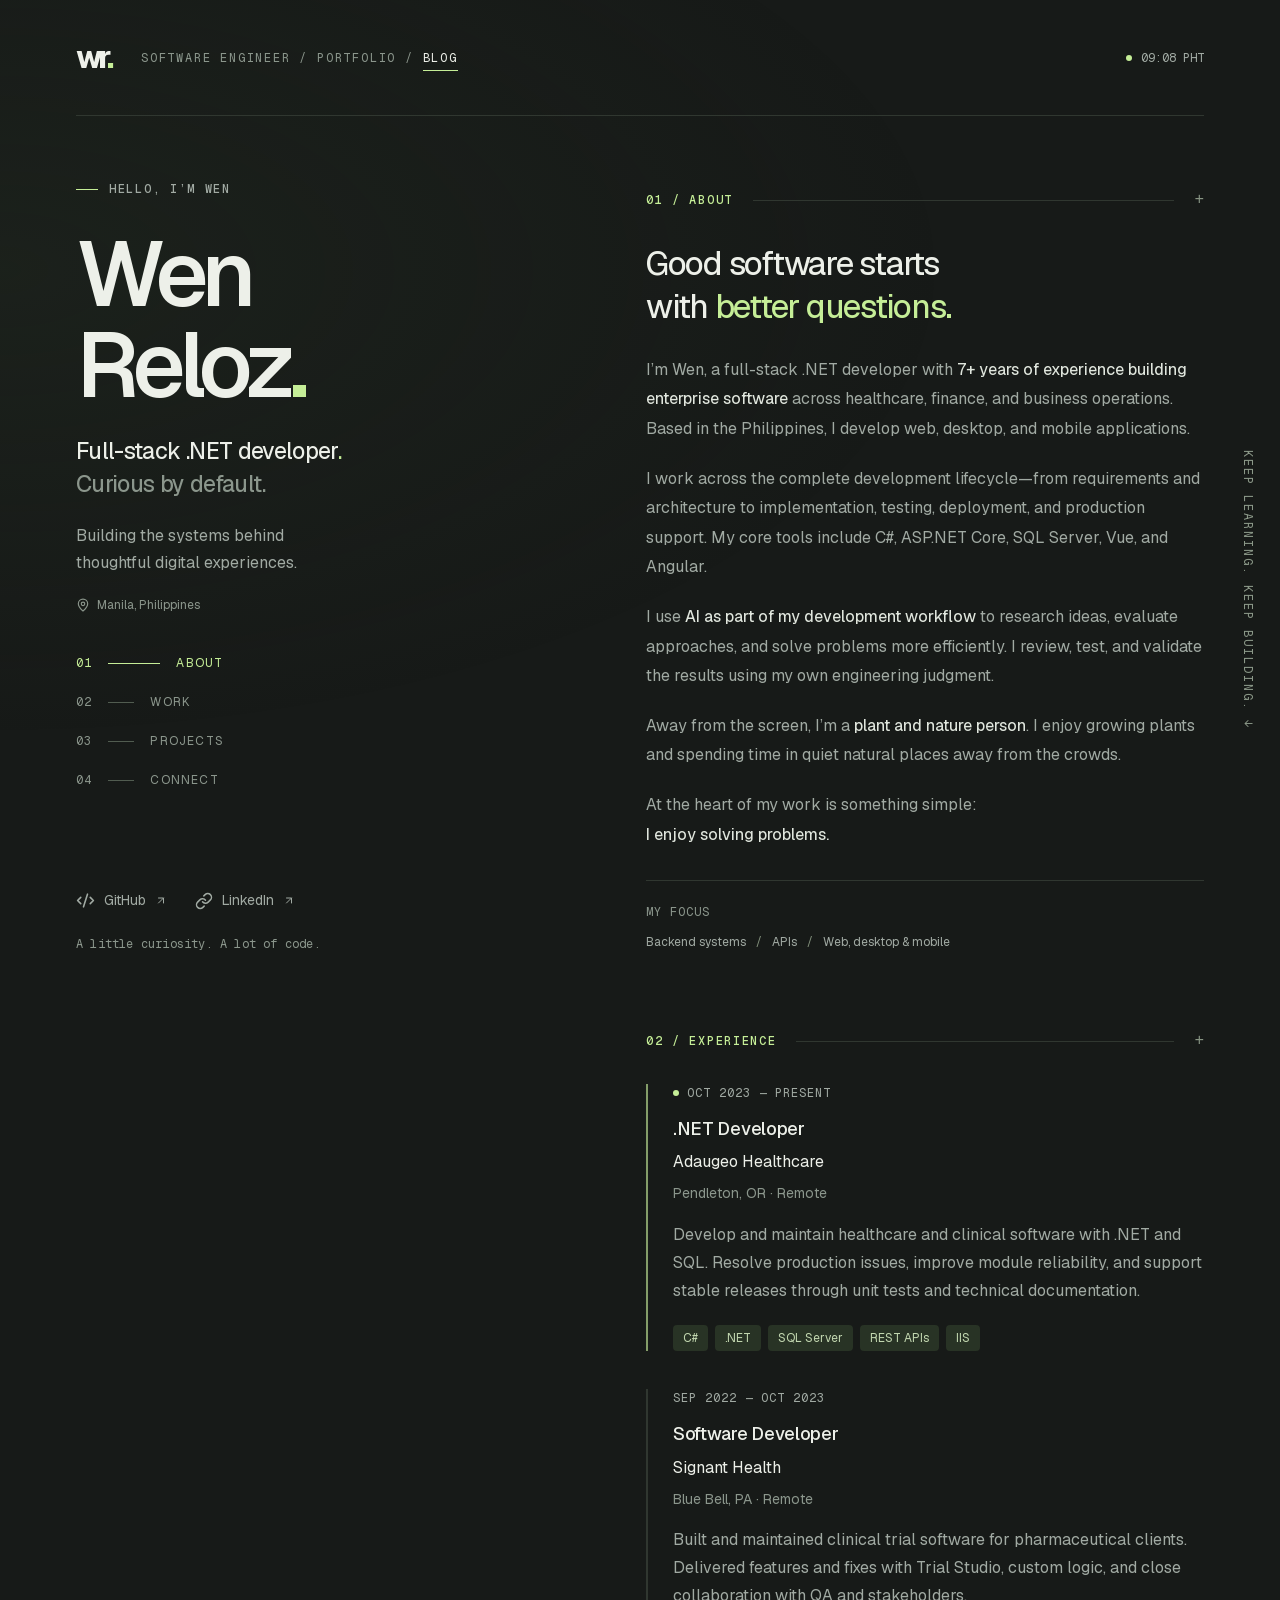
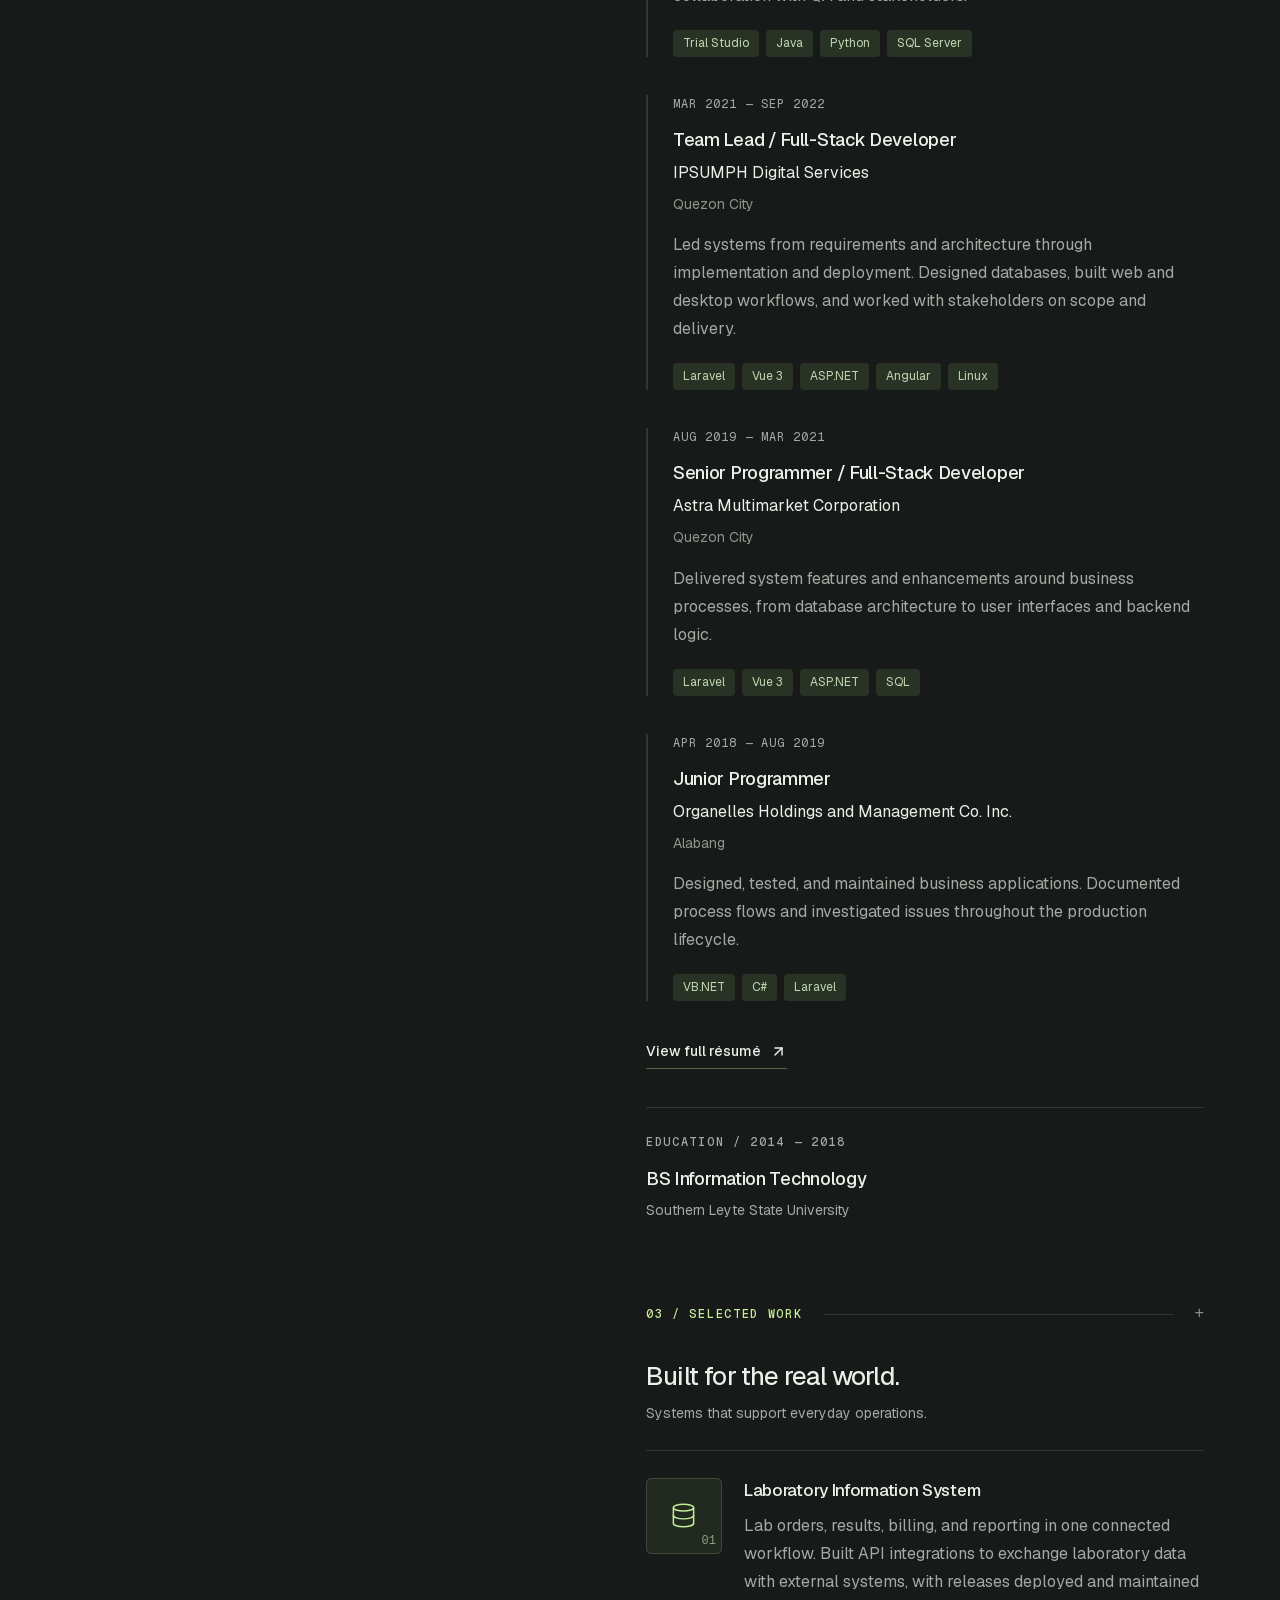
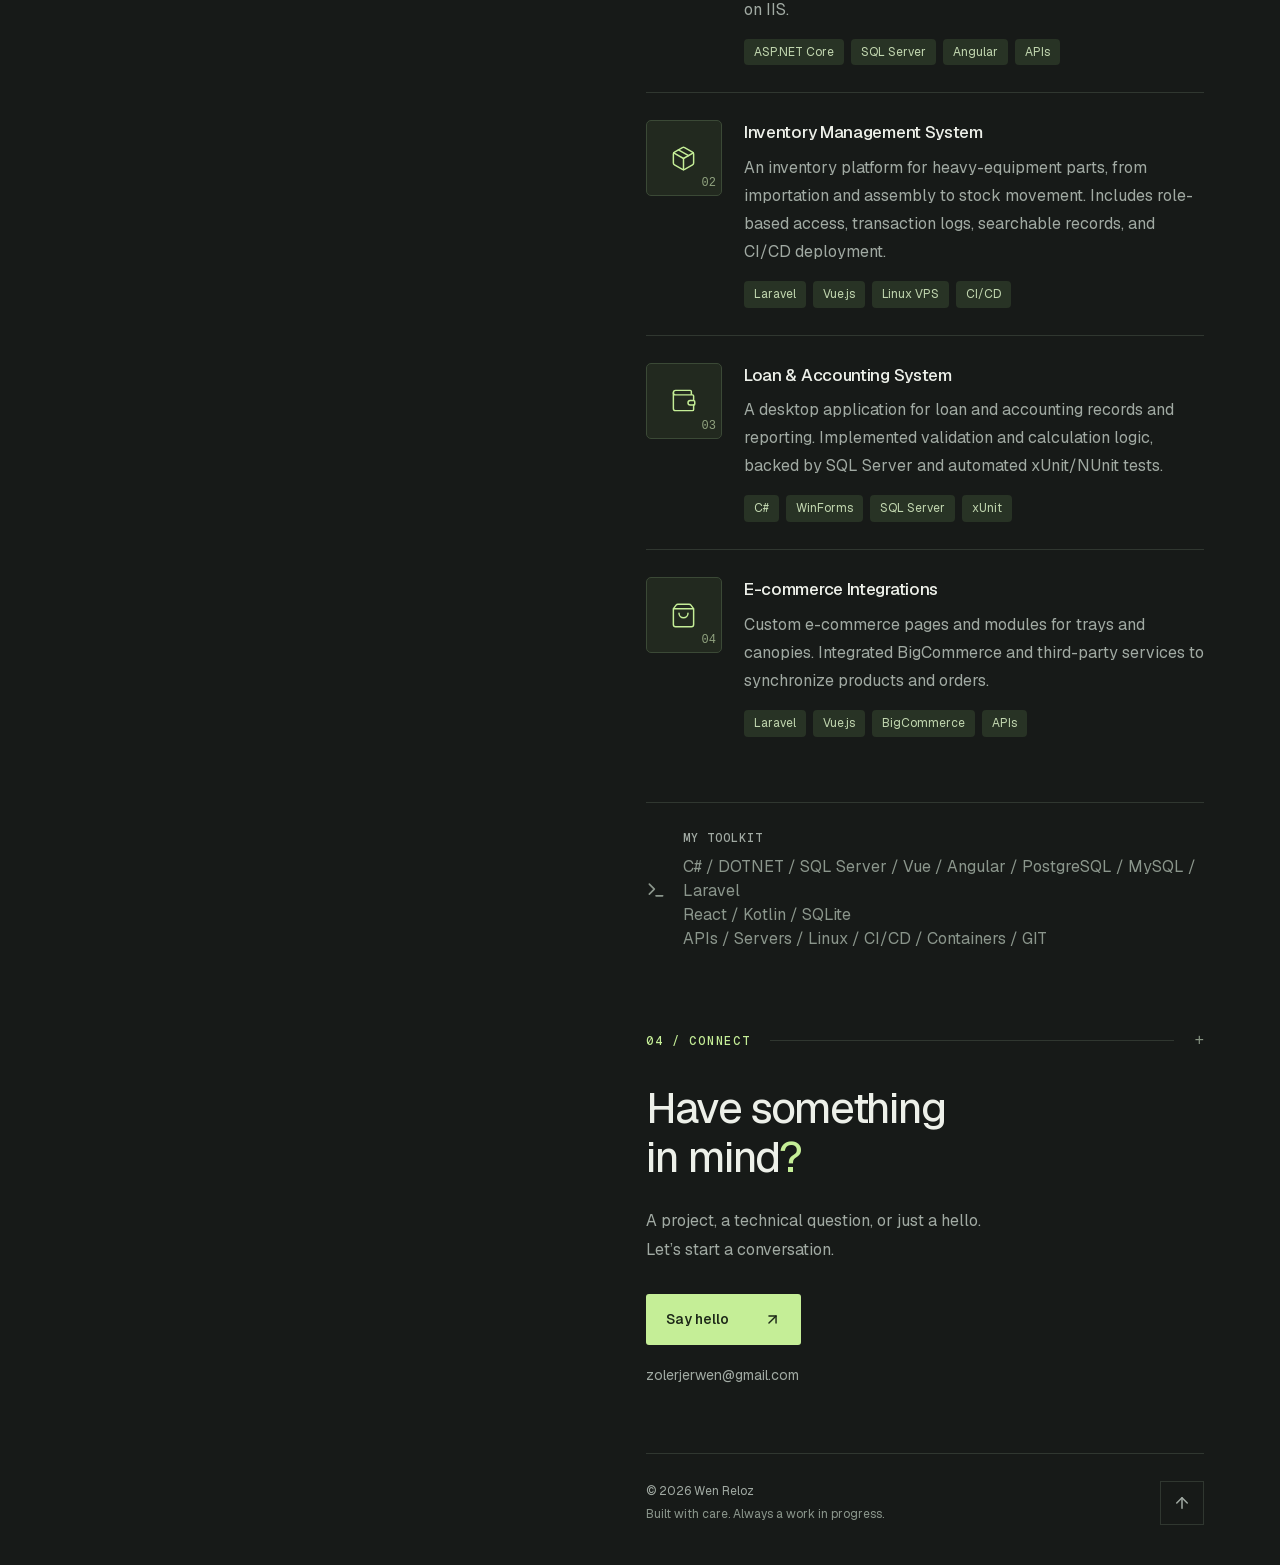
<file: index.html>
<!DOCTYPE html><html lang="en"><head><meta charSet="utf-8"/><meta name="viewport" content="width=device-width, initial-scale=1"/><link rel="stylesheet" href="/_next/static/css/index.CRfa1FTx.css" data-rsc-css-href="/_next/static/css/index.CRfa1FTx.css" data-precedence="vite-rsc/importer-resources"/><link rel="modulepreload" fetchPriority="low" href="/_next/static/chunks/index-DnoracsL.js"/><script src="/_next/static/chunks/rolldown-runtime-C60lm6uB.js" type="module" async=""></script><script src="/_next/static/chunks/framework-D_rUT4EX.js" type="module" async=""></script><link rel="modulepreload" href="/_next/static/chunks/layout-segment-context-BGQtHg4R.js" crossorigin=""/><link rel="modulepreload" href="/_next/static/chunks/page-DHfES4Rq.js" crossorigin=""/><link rel="modulepreload" href="/_next/static/chunks/arrow-up-right-D0BY7jN2.js" crossorigin=""/><link rel="modulepreload" href="/_next/static/chunks/Icon-D0zGVybZ.js" crossorigin=""/><title>Wen Reloz — Full-Stack .NET Developer</title><meta name="description" content="Wen Reloz is a full-stack .NET developer with 7+ years building healthcare, finance, and enterprise systems across web, desktop, and mobile."/><link rel="icon" href="/icon.svg?bfaec3aee4d4638b" type="image/svg+xml" sizes="any"/><script>Object.assign(((self[Symbol.for("vinext.navigationRuntime")]??={bootstrap:{routeManifest:null},functions:{}}).bootstrap.rsc??={rsc:[]}),{params:{},nav:{"pathname":"/","searchParams":[]}})</script><link rel="modulepreload" href="/_next/static/chunks/index-DnoracsL.js" />
<link rel="preload" href="/_next/static/_vinext_fonts/geist-8ac0455e797f/geist-98bbbccb.woff2" as="font" type="font/woff2" crossorigin />
<link rel="preload" href="/_next/static/_vinext_fonts/geist-mono-00e989178794/geist-mono-013b2f2f.woff2" as="font" type="font/woff2" crossorigin />
<style data-vinext-fonts>/* cyrillic-ext */
@font-face {
  font-family: 'Geist';
  font-style: normal;
  font-weight: 100 900;
  font-display: swap;
  src: url(/_next/static/_vinext_fonts/geist-8ac0455e797f/geist-ff2310f5.woff2) format('woff2');
  unicode-range: U+0460-052F, U+1C80-1C8A, U+20B4, U+2DE0-2DFF, U+A640-A69F, U+FE2E-FE2F;
}
/* cyrillic */
@font-face {
  font-family: 'Geist';
  font-style: normal;
  font-weight: 100 900;
  font-display: swap;
  src: url(/_next/static/_vinext_fonts/geist-8ac0455e797f/geist-875ccdd4.woff2) format('woff2');
  unicode-range: U+0301, U+0400-045F, U+0490-0491, U+04B0-04B1, U+2116;
}
/* vietnamese */
@font-face {
  font-family: 'Geist';
  font-style: normal;
  font-weight: 100 900;
  font-display: swap;
  src: url(/_next/static/_vinext_fonts/geist-8ac0455e797f/geist-52306abf.woff2) format('woff2');
  unicode-range: U+0102-0103, U+0110-0111, U+0128-0129, U+0168-0169, U+01A0-01A1, U+01AF-01B0, U+0300-0301, U+0303-0304, U+0308-0309, U+0323, U+0329, U+1EA0-1EF9, U+20AB;
}
/* latin-ext */
@font-face {
  font-family: 'Geist';
  font-style: normal;
  font-weight: 100 900;
  font-display: swap;
  src: url(/_next/static/_vinext_fonts/geist-8ac0455e797f/geist-001175b1.woff2) format('woff2');
  unicode-range: U+0100-02BA, U+02BD-02C5, U+02C7-02CC, U+02CE-02D7, U+02DD-02FF, U+0304, U+0308, U+0329, U+1D00-1DBF, U+1E00-1E9F, U+1EF2-1EFF, U+2020, U+20A0-20AB, U+20AD-20C0, U+2113, U+2C60-2C7F, U+A720-A7FF;
}
/* latin */
@font-face {
  font-family: 'Geist';
  font-style: normal;
  font-weight: 100 900;
  font-display: swap;
  src: url(/_next/static/_vinext_fonts/geist-8ac0455e797f/geist-98bbbccb.woff2) format('woff2');
  unicode-range: U+0000-00FF, U+0131, U+0152-0153, U+02BB-02BC, U+02C6, U+02DA, U+02DC, U+0304, U+0308, U+0329, U+2000-206F, U+20AC, U+2122, U+2191, U+2193, U+2212, U+2215, U+FEFF, U+FFFD;
}

@font-face {
  font-family: 'Geist Fallback';
  src: local("Arial");
  ascent-override: 95.94%;
  descent-override: 28.16%;
  line-gap-override: 0.00%;
  size-adjust: 104.76%;
}

.__font_geist_19ysh9d { font-family: 'Geist', 'Geist Fallback'; font-style: normal; }

.__variable_geist_19ysh9d { --font-geist-sans: 'Geist', 'Geist Fallback'; }

/* cyrillic-ext */
@font-face {
  font-family: 'Geist Mono';
  font-style: normal;
  font-weight: 100 900;
  font-display: swap;
  src: url(/_next/static/_vinext_fonts/geist-mono-00e989178794/geist-mono-f6b33328.woff2) format('woff2');
  unicode-range: U+0460-052F, U+1C80-1C8A, U+20B4, U+2DE0-2DFF, U+A640-A69F, U+FE2E-FE2F;
}
/* cyrillic */
@font-face {
  font-family: 'Geist Mono';
  font-style: normal;
  font-weight: 100 900;
  font-display: swap;
  src: url(/_next/static/_vinext_fonts/geist-mono-00e989178794/geist-mono-44e03052.woff2) format('woff2');
  unicode-range: U+0301, U+0400-045F, U+0490-0491, U+04B0-04B1, U+2116;
}
/* symbols2 */
@font-face {
  font-family: 'Geist Mono';
  font-style: normal;
  font-weight: 100 900;
  font-display: swap;
  src: url(/_next/static/_vinext_fonts/geist-mono-00e989178794/geist-mono-0638449e.woff2) format('woff2');
  unicode-range: U+2000-2001, U+2004-2008, U+200A, U+23B8-23BD, U+2500-259F;
}
/* vietnamese */
@font-face {
  font-family: 'Geist Mono';
  font-style: normal;
  font-weight: 100 900;
  font-display: swap;
  src: url(/_next/static/_vinext_fonts/geist-mono-00e989178794/geist-mono-971fb274.woff2) format('woff2');
  unicode-range: U+0102-0103, U+0110-0111, U+0128-0129, U+0168-0169, U+01A0-01A1, U+01AF-01B0, U+0300-0301, U+0303-0304, U+0308-0309, U+0323, U+0329, U+1EA0-1EF9, U+20AB;
}
/* latin-ext */
@font-face {
  font-family: 'Geist Mono';
  font-style: normal;
  font-weight: 100 900;
  font-display: swap;
  src: url(/_next/static/_vinext_fonts/geist-mono-00e989178794/geist-mono-44745446.woff2) format('woff2');
  unicode-range: U+0100-02BA, U+02BD-02C5, U+02C7-02CC, U+02CE-02D7, U+02DD-02FF, U+0304, U+0308, U+0329, U+1D00-1DBF, U+1E00-1E9F, U+1EF2-1EFF, U+2020, U+20A0-20AB, U+20AD-20C0, U+2113, U+2C60-2C7F, U+A720-A7FF;
}
/* latin */
@font-face {
  font-family: 'Geist Mono';
  font-style: normal;
  font-weight: 100 900;
  font-display: swap;
  src: url(/_next/static/_vinext_fonts/geist-mono-00e989178794/geist-mono-013b2f2f.woff2) format('woff2');
  unicode-range: U+0000-00FF, U+0131, U+0152-0153, U+02BB-02BC, U+02C6, U+02DA, U+02DC, U+0304, U+0308, U+0329, U+2000-206F, U+20AC, U+2122, U+2191, U+2193, U+2212, U+2215, U+FEFF, U+FFFD;
}

@font-face {
  font-family: 'Geist Mono Fallback';
  src: local("Arial");
  ascent-override: 74.67%;
  descent-override: 21.92%;
  line-gap-override: 0.00%;
  size-adjust: 134.59%;
}

.__font_geist_mono_1001rt9 { font-family: 'Geist Mono', 'Geist Mono Fallback'; font-style: normal; }

.__variable_geist_mono_1001rt9 { --font-geist-mono: 'Geist Mono', 'Geist Mono Fallback'; }
</style>
</head><body class="__variable_geist_19ysh9d __variable_geist_mono_1001rt9 antialiased"><a class="skip-link" href="#about">Skip to content</a><div class="site-shell" id="top"><header class="masthead"><a href="#top" class="wordmark" aria-label="Wen Reloz, back to top">wr<span>.</span></a><span class="masthead-label"><span class="masthead-context">SOFTWARE ENGINEER / PORTFOLIO / </span><a href="/blog">BLOG</a></span><div class="local-time"><span class="status-dot"></span>UTC+08:00</div></header><div class="layout"><aside class="intro"><div><p class="eyebrow"><span class="short-rule"></span> HELLO, I’M WEN</p><h1>Wen<br/>Reloz<span class="accent">.</span></h1><h2>Full-stack .NET developer<span class="accent">.</span><br/><span class="role-muted">Curious by default.</span></h2><p class="intro-description">Building the systems behind<br class="desktop-break"/> thoughtful digital experiences.</p><p class="location"><svg xmlns="http://www.w3.org/2000/svg" width="14" height="14" viewBox="0 0 24 24" fill="none" stroke="currentColor" stroke-width="2" stroke-linecap="round" stroke-linejoin="round" class="lucide lucide-map-pin" aria-hidden="true"><path d="M20 10c0 4.993-5.539 10.193-7.399 11.799a1 1 0 0 1-1.202 0C9.539 20.193 4 14.993 4 10a8 8 0 0 1 16 0"></path><circle cx="12" cy="10" r="3"></circle></svg> Manila, Philippines</p><nav class="section-nav" aria-label="Page sections"><a href="#about" aria-current="location" class="active"><span class="nav-number">0<!-- -->1</span><span class="nav-line"></span><span>About</span></a><a href="#work" class=""><span class="nav-number">0<!-- -->2</span><span class="nav-line"></span><span>Work</span></a><a href="#projects" class=""><span class="nav-number">0<!-- -->3</span><span class="nav-line"></span><span>Projects</span></a><a href="#connect" class=""><span class="nav-number">0<!-- -->4</span><span class="nav-line"></span><span>Connect</span></a></nav></div><div class="intro-bottom"><div class="social-links"><a href="https://github.com/wenreloz" target="_blank" rel="noopener noreferrer" class=""><svg xmlns="http://www.w3.org/2000/svg" width="19" height="19" viewBox="0 0 24 24" fill="none" stroke="currentColor" stroke-width="2" stroke-linecap="round" stroke-linejoin="round" class="lucide lucide-code-xml" aria-hidden="true"><path d="m18 16 4-4-4-4"></path><path d="m6 8-4 4 4 4"></path><path d="m14.5 4-5 16"></path></svg> GitHub<svg xmlns="http://www.w3.org/2000/svg" width="17" height="17" viewBox="0 0 24 24" fill="none" stroke="currentColor" stroke-width="2" stroke-linecap="round" stroke-linejoin="round" class="lucide lucide-arrow-up-right" aria-hidden="true"><path d="M7 7h10v10"></path><path d="M7 17 17 7"></path></svg><span class="sr-only"> (opens in a new tab)</span></a><a href="https://www.linkedin.com/in/wen-reloz-767671206/" target="_blank" rel="noopener noreferrer" class=""><svg xmlns="http://www.w3.org/2000/svg" width="18" height="18" viewBox="0 0 24 24" fill="none" stroke="currentColor" stroke-width="2" stroke-linecap="round" stroke-linejoin="round" class="lucide lucide-link" aria-hidden="true"><path d="M10 13a5 5 0 0 0 7.54.54l3-3a5 5 0 0 0-7.07-7.07l-1.72 1.71"></path><path d="M14 11a5 5 0 0 0-7.54-.54l-3 3a5 5 0 0 0 7.07 7.07l1.71-1.71"></path></svg> LinkedIn<svg xmlns="http://www.w3.org/2000/svg" width="17" height="17" viewBox="0 0 24 24" fill="none" stroke="currentColor" stroke-width="2" stroke-linecap="round" stroke-linejoin="round" class="lucide lucide-arrow-up-right" aria-hidden="true"><path d="M7 7h10v10"></path><path d="M7 17 17 7"></path></svg><span class="sr-only"> (opens in a new tab)</span></a></div><span class="small-note">A little curiosity. A lot of code.</span></div></aside><main><section id="about"><div class="section-heading"><span class="eyebrow">01 / ABOUT</span><span class="section-rule"></span><span class="tiny-cross" aria-hidden="true">+</span></div><h2 class="statement">Good software starts<br/>with <span>better questions.</span></h2><p>I’m Wen, a full-stack .NET developer with <strong>7+ years of experience building enterprise software</strong> across healthcare, finance, and business operations. Based in the Philippines, I develop web, desktop, and mobile applications.</p><p>I work across the complete development lifecycle—from requirements and architecture to implementation, testing, deployment, and production support. My core tools include C#, ASP.NET Core, SQL Server, Vue, and Angular.</p><p>I use <strong>AI as part of my development workflow</strong> to research ideas, evaluate approaches, and solve problems more efficiently. I review, test, and validate the results using my own engineering judgment.</p><p>Away from the screen, I’m a <strong>plant and nature person</strong>. I enjoy growing plants and spending time in quiet natural places away from the crowds.</p><p>At the heart of my work is something simple:<br/><strong>I enjoy solving problems.</strong></p><div class="focus-strip"><span class="focus-label">MY FOCUS</span><span>Backend systems</span><span class="separator">/</span><span>APIs</span><span class="separator">/</span><span>Web, desktop &amp; mobile</span></div></section><section id="work"><div class="section-heading"><span class="eyebrow">02 / EXPERIENCE</span><span class="section-rule"></span><span class="tiny-cross" aria-hidden="true">+</span></div><div class="experience-list"><article class="work-card"><div class="work-meta"><span class="status-dot"></span>OCT 2023 — PRESENT</div><h3>.NET Developer</h3><p class="company-name">Adaugeo Healthcare</p><p class="work-subtitle">Pendleton, OR · Remote</p><p>Develop and maintain healthcare and clinical software with .NET and SQL. Resolve production issues, improve module reliability, and support stable releases through unit tests and technical documentation.</p><div class="tags"><span>C#</span><span>.NET</span><span>SQL Server</span><span>REST APIs</span><span>IIS</span></div></article><article class="work-card"><div class="work-meta">SEP 2022 — OCT 2023</div><h3>Software Developer</h3><p class="company-name">Signant Health</p><p class="work-subtitle">Blue Bell, PA · Remote</p><p>Built and maintained clinical trial software for pharmaceutical clients. Delivered features and fixes with Trial Studio, custom logic, and close collaboration with QA and stakeholders.</p><div class="tags"><span>Trial Studio</span><span>Java</span><span>Python</span><span>SQL Server</span></div></article><article class="work-card"><div class="work-meta">MAR 2021 — SEP 2022</div><h3>Team Lead / Full-Stack Developer</h3><p class="company-name">IPSUMPH Digital Services</p><p class="work-subtitle">Quezon City</p><p>Led systems from requirements and architecture through implementation and deployment. Designed databases, built web and desktop workflows, and worked with stakeholders on scope and delivery.</p><div class="tags"><span>Laravel</span><span>Vue 3</span><span>ASP.NET</span><span>Angular</span><span>Linux</span></div></article><article class="work-card"><div class="work-meta">AUG 2019 — MAR 2021</div><h3>Senior Programmer / Full-Stack Developer</h3><p class="company-name">Astra Multimarket Corporation</p><p class="work-subtitle">Quezon City</p><p>Delivered system features and enhancements around business processes, from database architecture to user interfaces and backend logic.</p><div class="tags"><span>Laravel</span><span>Vue 3</span><span>ASP.NET</span><span>SQL</span></div></article><article class="work-card"><div class="work-meta">APR 2018 — AUG 2019</div><h3>Junior Programmer</h3><p class="company-name">Organelles Holdings and Management Co. Inc.</p><p class="work-subtitle">Alabang</p><p>Designed, tested, and maintained business applications. Documented process flows and investigated issues throughout the production lifecycle.</p><div class="tags"><span>VB.NET</span><span>C#</span><span>Laravel</span></div></article></div><a href="/resume.pdf" target="_blank" rel="noopener noreferrer" class="text-link">View full résumé <svg xmlns="http://www.w3.org/2000/svg" width="17" height="17" viewBox="0 0 24 24" fill="none" stroke="currentColor" stroke-width="2" stroke-linecap="round" stroke-linejoin="round" class="lucide lucide-arrow-up-right" aria-hidden="true"><path d="M7 7h10v10"></path><path d="M7 17 17 7"></path></svg><span class="sr-only"> (PDF, opens in a new tab)</span></a><div class="education"><span class="eyebrow">EDUCATION / 2014 — 2018</span><h3>BS Information Technology</h3><p>Southern Leyte State University</p></div></section><section id="projects"><div class="section-heading"><span class="eyebrow">03 / SELECTED WORK</span><span class="section-rule"></span><span class="tiny-cross" aria-hidden="true">+</span></div><div class="projects-intro"><h2>Built for the real world.</h2><p>Systems that support everyday operations.</p></div><div class="projects-list"><article class="project-card professional-project"><div class="project-icon"><svg xmlns="http://www.w3.org/2000/svg" width="27" height="27" viewBox="0 0 24 24" fill="none" stroke="currentColor" stroke-width="1.3" stroke-linecap="round" stroke-linejoin="round" class="lucide lucide-database" aria-hidden="true"><ellipse cx="12" cy="5" rx="9" ry="3"></ellipse><path d="M3 5V19A9 3 0 0 0 21 19V5"></path><path d="M3 12A9 3 0 0 0 21 12"></path></svg><span>0<!-- -->1</span></div><div class="project-content"><h3>Laboratory Information System</h3><p>Lab orders, results, billing, and reporting in one connected workflow. Built API integrations to exchange laboratory data with external systems, with releases deployed and maintained on IIS.</p><div class="tags"><span>ASP.NET Core</span><span>SQL Server</span><span>Angular</span><span>APIs</span></div></div></article><article class="project-card professional-project"><div class="project-icon"><svg xmlns="http://www.w3.org/2000/svg" width="27" height="27" viewBox="0 0 24 24" fill="none" stroke="currentColor" stroke-width="1.3" stroke-linecap="round" stroke-linejoin="round" class="lucide lucide-package" aria-hidden="true"><path d="M11 21.73a2 2 0 0 0 2 0l7-4A2 2 0 0 0 21 16V8a2 2 0 0 0-1-1.73l-7-4a2 2 0 0 0-2 0l-7 4A2 2 0 0 0 3 8v8a2 2 0 0 0 1 1.73z"></path><path d="M12 22V12"></path><polyline points="3.29 7 12 12 20.71 7"></polyline><path d="m7.5 4.27 9 5.15"></path></svg><span>0<!-- -->2</span></div><div class="project-content"><h3>Inventory Management System</h3><p>An inventory platform for heavy-equipment parts, from importation and assembly to stock movement. Includes role-based access, transaction logs, searchable records, and CI/CD deployment.</p><div class="tags"><span>Laravel</span><span>Vue.js</span><span>Linux VPS</span><span>CI/CD</span></div></div></article><article class="project-card professional-project"><div class="project-icon"><svg xmlns="http://www.w3.org/2000/svg" width="27" height="27" viewBox="0 0 24 24" fill="none" stroke="currentColor" stroke-width="1.3" stroke-linecap="round" stroke-linejoin="round" class="lucide lucide-wallet" aria-hidden="true"><path d="M19 7V4a1 1 0 0 0-1-1H5a2 2 0 0 0 0 4h15a1 1 0 0 1 1 1v4h-3a2 2 0 0 0 0 4h3a1 1 0 0 0 1-1v-2a1 1 0 0 0-1-1"></path><path d="M3 5v14a2 2 0 0 0 2 2h15a1 1 0 0 0 1-1v-4"></path></svg><span>0<!-- -->3</span></div><div class="project-content"><h3>Loan &amp; Accounting System</h3><p>A desktop application for loan and accounting records and reporting. Implemented validation and calculation logic, backed by SQL Server and automated xUnit/NUnit tests.</p><div class="tags"><span>C#</span><span>WinForms</span><span>SQL Server</span><span>xUnit</span></div></div></article><article class="project-card professional-project"><div class="project-icon"><svg xmlns="http://www.w3.org/2000/svg" width="27" height="27" viewBox="0 0 24 24" fill="none" stroke="currentColor" stroke-width="1.3" stroke-linecap="round" stroke-linejoin="round" class="lucide lucide-shopping-bag" aria-hidden="true"><path d="M16 10a4 4 0 0 1-8 0"></path><path d="M3.103 6.034h17.794"></path><path d="M3.4 5.467a2 2 0 0 0-.4 1.2V20a2 2 0 0 0 2 2h14a2 2 0 0 0 2-2V6.667a2 2 0 0 0-.4-1.2l-2-2.667A2 2 0 0 0 17 2H7a2 2 0 0 0-1.6.8z"></path></svg><span>0<!-- -->4</span></div><div class="project-content"><h3>E-commerce Integrations</h3><p>Custom e-commerce pages and modules for trays and canopies. Integrated BigCommerce and third-party services to synchronize products and orders.</p><div class="tags"><span>Laravel</span><span>Vue.js</span><span>BigCommerce</span><span>APIs</span></div></div></article></div><div class="toolbox"><svg xmlns="http://www.w3.org/2000/svg" width="20" height="20" viewBox="0 0 24 24" fill="none" stroke="currentColor" stroke-width="2" stroke-linecap="round" stroke-linejoin="round" class="lucide lucide-terminal" aria-hidden="true"><path d="M12 19h8"></path><path d="m4 17 6-6-6-6"></path></svg><div><span class="eyebrow">MY TOOLKIT</span><ul><li>C# / DOTNET / SQL Server / Vue / Angular / PostgreSQL / MySQL / Laravel</li><li>React / Kotlin / SQLite</li><li>APIs / Servers / Linux / CI/CD / Containers / GIT</li></ul></div></div></section><section id="connect" class="connect-section"><div class="section-heading"><span class="eyebrow">04 / CONNECT</span><span class="section-rule"></span><span class="tiny-cross" aria-hidden="true">+</span></div><h2>Have something<br/>in mind<span class="accent">?</span></h2><p>A project, a technical question, or just a hello.<br/>Let’s start a conversation.</p><a href="mailto:zolerjerwen@gmail.com" class="contact-button">Say hello <svg xmlns="http://www.w3.org/2000/svg" width="17" height="17" viewBox="0 0 24 24" fill="none" stroke="currentColor" stroke-width="2" stroke-linecap="round" stroke-linejoin="round" class="lucide lucide-arrow-up-right" aria-hidden="true"><path d="M7 7h10v10"></path><path d="M7 17 17 7"></path></svg></a><a href="mailto:zolerjerwen@gmail.com" class="email-address">zolerjerwen@gmail.com</a></section><footer><p>© <!-- -->2026<!-- --> Wen Reloz<br/><span>Built with care. Always a work in progress.</span></p><a href="#top" aria-label="Back to top"><svg xmlns="http://www.w3.org/2000/svg" width="18" height="18" viewBox="0 0 24 24" fill="none" stroke="currentColor" stroke-width="2" stroke-linecap="round" stroke-linejoin="round" class="lucide lucide-arrow-up" aria-hidden="true"><path d="m5 12 7-7 7 7"></path><path d="M12 19V5"></path></svg></a></footer></main></div><div class="edge-note" aria-hidden="true">KEEP LEARNING. KEEP BUILDING. ↓</div></div><script type="module" src="/_next/static/chunks/index-DnoracsL.js" id="_R_" async=""></script><script>((self[Symbol.for("vinext.navigationRuntime")]??={bootstrap:{routeManifest:null},functions:{}}).bootstrap.rsc??={rsc:[]}).rsc.push("2:I[\"14fc73b21888\",[],\"Children\",1]\n")</script><script>((self[Symbol.for("vinext.navigationRuntime")]??={bootstrap:{routeManifest:null},functions:{}}).bootstrap.rsc??={rsc:[]}).rsc.push("3:I[\"637163f45a45\",[],\"GlobalErrorBoundary\",1]\n")</script><script>((self[Symbol.for("vinext.navigationRuntime")]??={bootstrap:{routeManifest:null},functions:{}}).bootstrap.rsc??={rsc:[]}).rsc.push("4:I[\"a9d91dab649f\",[],\"default\",1]\n")</script><script>((self[Symbol.for("vinext.navigationRuntime")]??={bootstrap:{routeManifest:null},functions:{}}).bootstrap.rsc??={rsc:[]}).rsc.push("5:I[\"637163f45a45\",[],\"ErrorBoundary\",1]\n")</script><script>((self[Symbol.for("vinext.navigationRuntime")]??={bootstrap:{routeManifest:null},functions:{}}).bootstrap.rsc??={rsc:[]}).rsc.push("6:I[\"2bcc92b006d9\",[],\"LayoutSegmentProvider\",1]\n")</script><script>((self[Symbol.for("vinext.navigationRuntime")]??={bootstrap:{routeManifest:null},functions:{}}).bootstrap.rsc??={rsc:[]}).rsc.push("7:I[\"14fc73b21888\",[],\"Slot\",1]\n")</script><script>((self[Symbol.for("vinext.navigationRuntime")]??={bootstrap:{routeManifest:null},functions:{}}).bootstrap.rsc??={rsc:[]}).rsc.push("8:I[\"637163f45a45\",[],\"NotFoundBoundary\",1]\n")</script><script>((self[Symbol.for("vinext.navigationRuntime")]??={bootstrap:{routeManifest:null},functions:{}}).bootstrap.rsc??={rsc:[]}).rsc.push("9:I[\"6d1ea468e736\",[],\"AppRouterScrollTarget\",1]\n")</script><script>((self[Symbol.for("vinext.navigationRuntime")]??={bootstrap:{routeManifest:null},functions:{}}).bootstrap.rsc??={rsc:[]}).rsc.push("a:I[\"637163f45a45\",[],\"RedirectBoundary\",1]\n")</script><script>((self[Symbol.for("vinext.navigationRuntime")]??={bootstrap:{routeManifest:null},functions:{}}).bootstrap.rsc??={rsc:[]}).rsc.push(":HL[\"/_next/static/css/index.CRfa1FTx.css\",\"style\"     ]\n")</script><script>((self[Symbol.for("vinext.navigationRuntime")]??={bootstrap:{routeManifest:null},functions:{}}).bootstrap.rsc??={rsc:[]}).rsc.push("0:{\"page:/\":\"$L1\",\"layout:/\":[[[\"$\",\"link\",\"css:/_next/static/css/index.CRfa1FTx.css\",{\"rel\":\"stylesheet\",\"precedence\":\"vite-rsc/importer-resources\",\"href\":\"/_next/static/css/index.CRfa1FTx.css\",\"data-rsc-css-href\":\"/_next/static/css/index.CRfa1FTx.css\"}],\"$undefined\"],[\"$\",\"html\",null,{\"lang\":\"en\",\"children\":[\"$\",\"body\",null,{\"className\":\"__variable_geist_19ysh9d __variable_geist_mono_1001rt9 antialiased\",\"children\":[\"$\",\"$L2\",null,{}]}]}]],\"route:/\":[[[\"$\",\"meta\",null,{\"charSet\":\"utf-8\"}],[[\"$\",\"title\",\"0\",{\"children\":\"Wen Reloz — Full-Stack .NET Developer\"}],[\"$\",\"meta\",\"1\",{\"name\":\"description\",\"content\":\"Wen Reloz is a full-stack .NET developer with 7+ years building healthcare, finance, and enterprise systems across web, desktop, and mobile.\"}],[\"$\",\"link\",\"2\",{\"data-vinext-streamed-icon\":\"$undefined\",\"rel\":\"icon\",\"href\":\"/icon.svg?bfaec3aee4d4638b\",\"type\":\"image/svg+xml\",\"sizes\":\"any\",\"color\":\"$undefined\",\"media\":\"$undefined\",\"fetchPriority\":\"$undefined\"}]],[[\"$\",\"meta\",\"0\",{\"name\":\"viewport\",\"content\":\"width=device-width, initial-scale=1\"}]]],[\"$\",\"$L3\",null,{\"fallback\":\"$4\",\"children\":[\"$\",\"$L5\",null,{\"fallback\":\"$4\",\"children\":[\"$\",\"$L6\",null,{\"providerId\":\"layout:/\",\"segmentMap\":{\"children\":[]},\"children\":[\"$\",\"$L7\",null,{\"id\":\"layout:/\",\"parallelSlots\":\"$undefined\",\"children\":[\"$\",\"$L8\",null,{\"resetKey\":\"\",\"fallback\":[[\"$\",\"title\",null,{\"children\":\"404: This page could not be found.\"}],[\"$\",\"div\",null,{\"style\":{\"fontFamily\":\"system-ui,\\\"Segoe UI\\\",Roboto,Helvetica,Arial,sans-serif,\\\"Apple Color Emoji\\\",\\\"Segoe UI Emoji\\\"\",\"height\":\"100vh\",\"textAlign\":\"center\",\"display\":\"flex\",\"flexDirection\":\"column\",\"alignItems\":\"center\",\"justifyContent\":\"center\"},\"children\":[\"$\",\"div\",null,{\"children\":[[\"$\",\"style\",null,{\"dangerouslySetInnerHTML\":{\"__html\":\"body{color:#000;background:#fff;margin:0}.next-error-h1{border-right:1px solid rgba(0,0,0,.3)}@media (prefers-color-scheme:dark){body{color:#fff;background:#000}.next-error-h1{border-right:1px solid rgba(255,255,255,.3)}}\"}}],[\"$\",\"h1\",null,{\"className\":\"next-error-h1\",\"style\":{\"display\":\"inline-block\",\"margin\":\"0 20px 0 0\",\"padding\":\"0 23px 0 0\",\"fontSize\":24,\"fontWeight\":500,\"verticalAlign\":\"top\",\"lineHeight\":\"49px\"},\"children\":404}],[\"$\",\"div\",null,{\"style\":{\"display\":\"inline-block\"},\"children\":[\"$\",\"h2\",null,{\"style\":{\"fontSize\":14,\"fontWeight\":400,\"lineHeight\":\"49px\",\"margin\":0},\"children\":\"This page could not be found.\"}]}]]}]}]],\"children\":[\"$\",\"$L9\",null,{\"children\":[\"$\",\"$La\",null,{\"children\":[[\"$\",\"$L6\",null,{\"providerId\":\"page:/\",\"segmentMap\":{\"children\":[\"__PAGE__\"]},\"children\":[\"$\",\"$L7\",null,{\"id\":\"page:/\"}]}],null]}]}]}]}]}]}]}],null,null],\"__route\":\"route:/\",\"__interceptionContext\":null,\"__layoutIds\":[\"layout:/\"],\"__rootLayout\":\"/\",\"__bfcacheSegmentIdentities\":{\"layout:/\":\"[\\\"layout\\\",\\\"layout:/\\\",\\\"root-boundary:/\\\",\\\"\\\"]\",\"page:/\":\"[\\\"page\\\",\\\"page:/\\\",\\\"root-boundary:/\\\",\\\"\\\"]\"},\"__srcPage\":[\"page\"],\"__layoutFlags\":{\"layout:/\":\"s\"},\"__artifactCompatibility\":{\"schemaVersion\":1,\"graphVersion\":\"app-route-graph:1177fd80f83fa7b0\",\"deploymentVersion\":\"63b44f95-35e1-4b18-93c6-6ccc48f036c0\",\"appElementsSchemaVersion\":1,\"rscPayloadSchemaVersion\":1,\"rootBoundaryId\":\"/\",\"renderEpoch\":null}}\n")</script><script>((self[Symbol.for("vinext.navigationRuntime")]??={bootstrap:{routeManifest:null},functions:{}}).bootstrap.rsc??={rsc:[]}).rsc.push("b:I[\"6efdf509a785\",[],\"default\",1]\n")</script><script>((self[Symbol.for("vinext.navigationRuntime")]??={bootstrap:{routeManifest:null},functions:{}}).bootstrap.rsc??={rsc:[]}).rsc.push("1:[\"$\",\"$Lb\",null,{\"params\":\"$@c\",\"searchParams\":\"$@d\"}]\n")</script><script>((self[Symbol.for("vinext.navigationRuntime")]??={bootstrap:{routeManifest:null},functions:{}}).bootstrap.rsc??={rsc:[]}).rsc.push("c:{}\n")</script><script>((self[Symbol.for("vinext.navigationRuntime")]??={bootstrap:{routeManifest:null},functions:{}}).bootstrap.rsc??={rsc:[]}).rsc.push("d:{}\n")</script><script>Object.assign(((self[Symbol.for("vinext.navigationRuntime")]??={bootstrap:{routeManifest:null},functions:{}}).bootstrap.rsc??={rsc:[]}),{"initialCacheKind":"dynamic"});((self[Symbol.for("vinext.navigationRuntime")]??={bootstrap:{routeManifest:null},functions:{}}).bootstrap.rsc??={rsc:[]}).done=true</script></body></html>
</file>
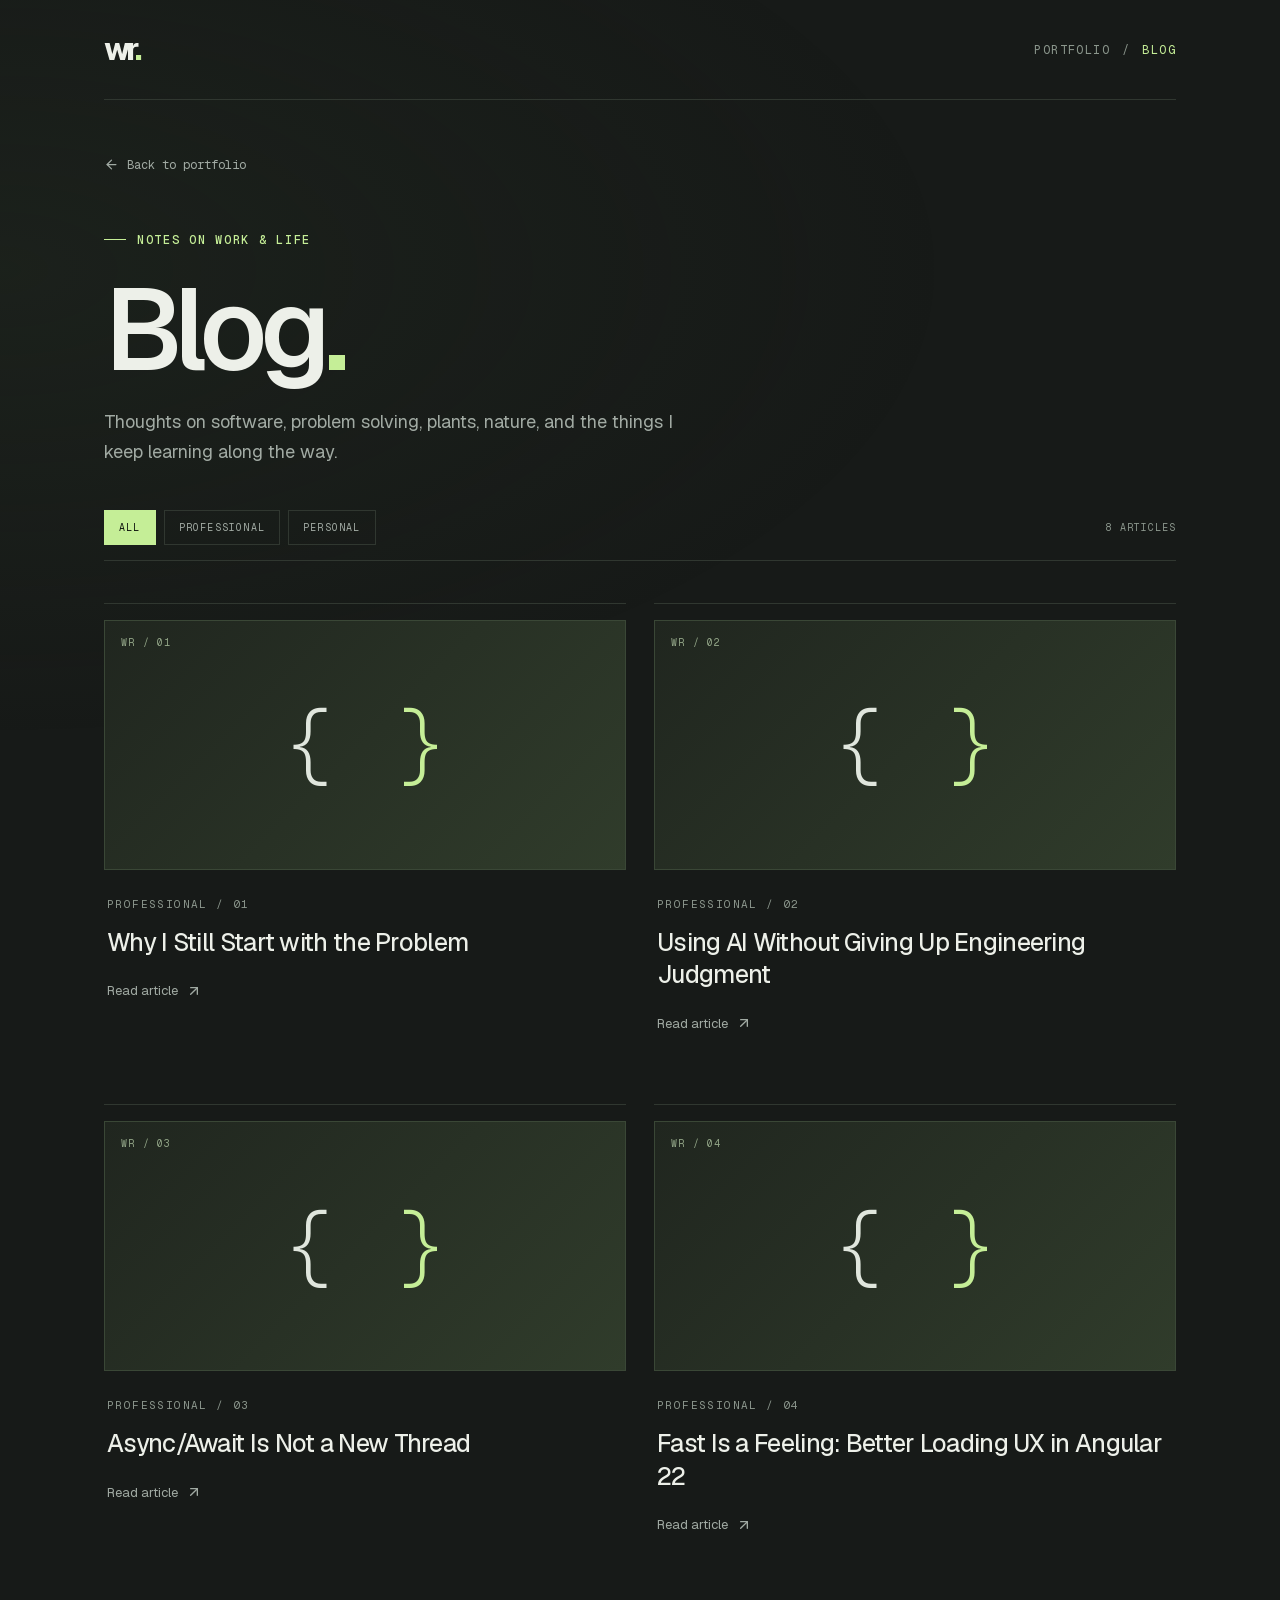
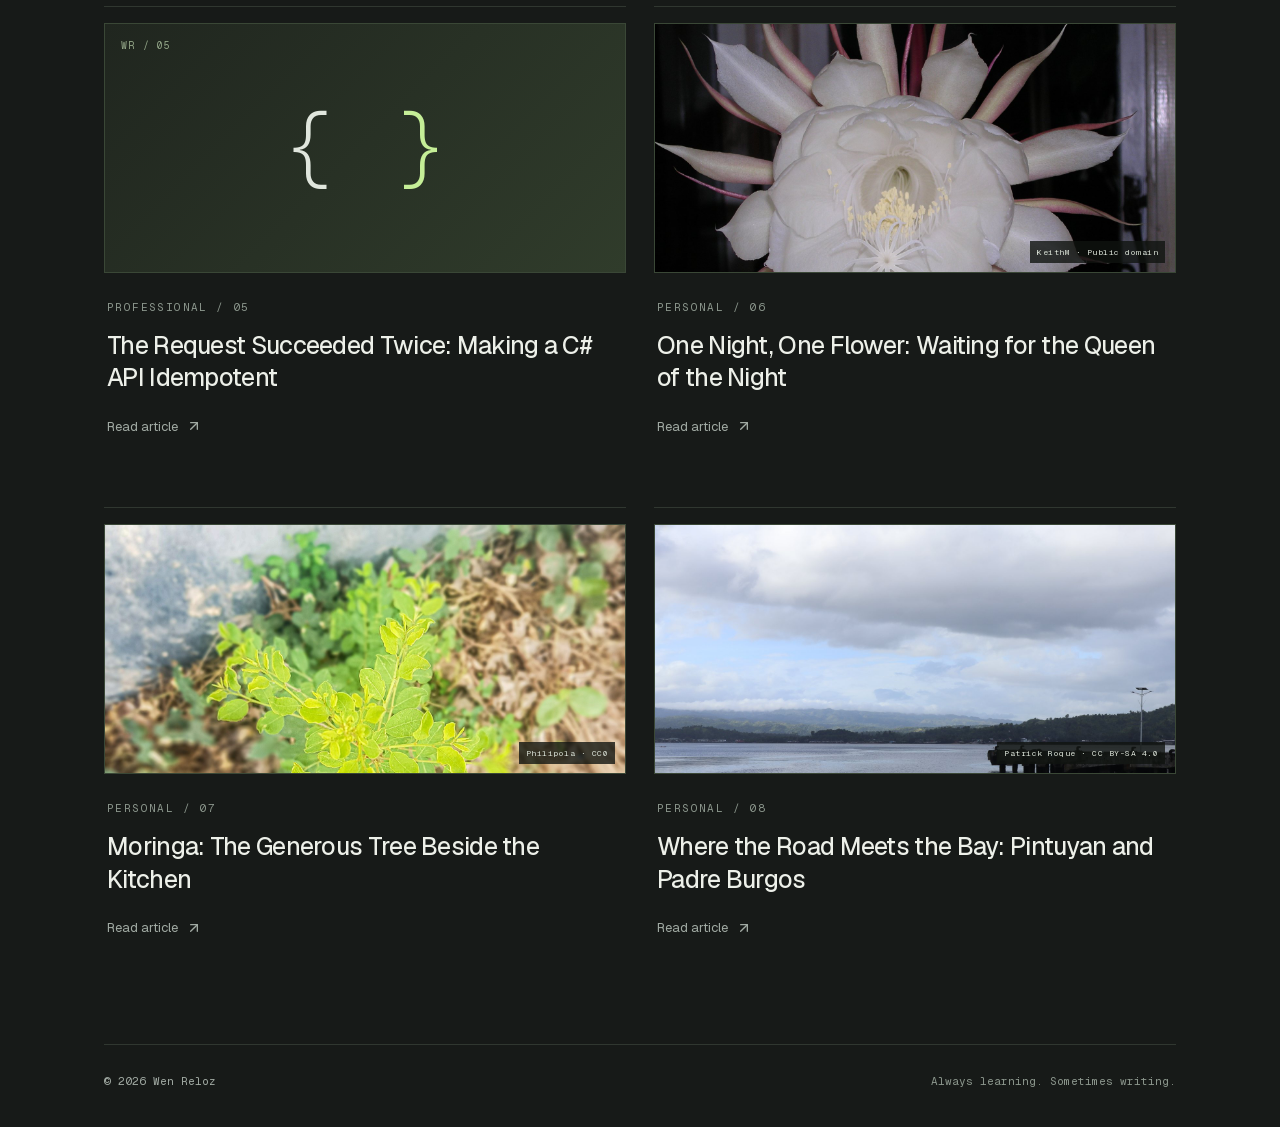
<file: blog.html>
<!DOCTYPE html><html lang="en"><head><meta charSet="utf-8"/><meta name="viewport" content="width=device-width, initial-scale=1"/><link rel="stylesheet" href="/_next/static/css/index.CRfa1FTx.css" data-rsc-css-href="/_next/static/css/index.CRfa1FTx.css" data-precedence="vite-rsc/importer-resources"/><link rel="modulepreload" fetchPriority="low" href="/_next/static/chunks/index-DnoracsL.js"/><script src="/_next/static/chunks/rolldown-runtime-C60lm6uB.js" type="module" async=""></script><script src="/_next/static/chunks/framework-D_rUT4EX.js" type="module" async=""></script><link rel="modulepreload" href="/_next/static/chunks/layout-segment-context-BGQtHg4R.js" crossorigin=""/><link rel="modulepreload" href="/_next/static/chunks/Icon-D0zGVybZ.js" crossorigin=""/><link rel="modulepreload" href="/_next/static/chunks/blog-list-COlHBMk0.js" crossorigin=""/><link rel="modulepreload" href="/_next/static/chunks/arrow-up-right-D0BY7jN2.js" crossorigin=""/><title>Blog — Wen Reloz</title><meta name="description" content="Notes from Wen Reloz about software, problem solving, plants, nature, and life beyond the screen."/><link rel="icon" href="/icon.svg?bfaec3aee4d4638b" type="image/svg+xml" sizes="any"/><script>Object.assign(((self[Symbol.for("vinext.navigationRuntime")]??={bootstrap:{routeManifest:null},functions:{}}).bootstrap.rsc??={rsc:[]}),{params:{},nav:{"pathname":"/blog","searchParams":[]}})</script><link rel="modulepreload" href="/_next/static/chunks/index-DnoracsL.js" />
<link rel="preload" href="/_next/static/_vinext_fonts/geist-8ac0455e797f/geist-98bbbccb.woff2" as="font" type="font/woff2" crossorigin />
<link rel="preload" href="/_next/static/_vinext_fonts/geist-mono-00e989178794/geist-mono-013b2f2f.woff2" as="font" type="font/woff2" crossorigin />
<style data-vinext-fonts>/* cyrillic-ext */
@font-face {
  font-family: 'Geist';
  font-style: normal;
  font-weight: 100 900;
  font-display: swap;
  src: url(/_next/static/_vinext_fonts/geist-8ac0455e797f/geist-ff2310f5.woff2) format('woff2');
  unicode-range: U+0460-052F, U+1C80-1C8A, U+20B4, U+2DE0-2DFF, U+A640-A69F, U+FE2E-FE2F;
}
/* cyrillic */
@font-face {
  font-family: 'Geist';
  font-style: normal;
  font-weight: 100 900;
  font-display: swap;
  src: url(/_next/static/_vinext_fonts/geist-8ac0455e797f/geist-875ccdd4.woff2) format('woff2');
  unicode-range: U+0301, U+0400-045F, U+0490-0491, U+04B0-04B1, U+2116;
}
/* vietnamese */
@font-face {
  font-family: 'Geist';
  font-style: normal;
  font-weight: 100 900;
  font-display: swap;
  src: url(/_next/static/_vinext_fonts/geist-8ac0455e797f/geist-52306abf.woff2) format('woff2');
  unicode-range: U+0102-0103, U+0110-0111, U+0128-0129, U+0168-0169, U+01A0-01A1, U+01AF-01B0, U+0300-0301, U+0303-0304, U+0308-0309, U+0323, U+0329, U+1EA0-1EF9, U+20AB;
}
/* latin-ext */
@font-face {
  font-family: 'Geist';
  font-style: normal;
  font-weight: 100 900;
  font-display: swap;
  src: url(/_next/static/_vinext_fonts/geist-8ac0455e797f/geist-001175b1.woff2) format('woff2');
  unicode-range: U+0100-02BA, U+02BD-02C5, U+02C7-02CC, U+02CE-02D7, U+02DD-02FF, U+0304, U+0308, U+0329, U+1D00-1DBF, U+1E00-1E9F, U+1EF2-1EFF, U+2020, U+20A0-20AB, U+20AD-20C0, U+2113, U+2C60-2C7F, U+A720-A7FF;
}
/* latin */
@font-face {
  font-family: 'Geist';
  font-style: normal;
  font-weight: 100 900;
  font-display: swap;
  src: url(/_next/static/_vinext_fonts/geist-8ac0455e797f/geist-98bbbccb.woff2) format('woff2');
  unicode-range: U+0000-00FF, U+0131, U+0152-0153, U+02BB-02BC, U+02C6, U+02DA, U+02DC, U+0304, U+0308, U+0329, U+2000-206F, U+20AC, U+2122, U+2191, U+2193, U+2212, U+2215, U+FEFF, U+FFFD;
}

@font-face {
  font-family: 'Geist Fallback';
  src: local("Arial");
  ascent-override: 95.94%;
  descent-override: 28.16%;
  line-gap-override: 0.00%;
  size-adjust: 104.76%;
}

.__font_geist_19ysh9d { font-family: 'Geist', 'Geist Fallback'; font-style: normal; }

.__variable_geist_19ysh9d { --font-geist-sans: 'Geist', 'Geist Fallback'; }

/* cyrillic-ext */
@font-face {
  font-family: 'Geist Mono';
  font-style: normal;
  font-weight: 100 900;
  font-display: swap;
  src: url(/_next/static/_vinext_fonts/geist-mono-00e989178794/geist-mono-f6b33328.woff2) format('woff2');
  unicode-range: U+0460-052F, U+1C80-1C8A, U+20B4, U+2DE0-2DFF, U+A640-A69F, U+FE2E-FE2F;
}
/* cyrillic */
@font-face {
  font-family: 'Geist Mono';
  font-style: normal;
  font-weight: 100 900;
  font-display: swap;
  src: url(/_next/static/_vinext_fonts/geist-mono-00e989178794/geist-mono-44e03052.woff2) format('woff2');
  unicode-range: U+0301, U+0400-045F, U+0490-0491, U+04B0-04B1, U+2116;
}
/* symbols2 */
@font-face {
  font-family: 'Geist Mono';
  font-style: normal;
  font-weight: 100 900;
  font-display: swap;
  src: url(/_next/static/_vinext_fonts/geist-mono-00e989178794/geist-mono-0638449e.woff2) format('woff2');
  unicode-range: U+2000-2001, U+2004-2008, U+200A, U+23B8-23BD, U+2500-259F;
}
/* vietnamese */
@font-face {
  font-family: 'Geist Mono';
  font-style: normal;
  font-weight: 100 900;
  font-display: swap;
  src: url(/_next/static/_vinext_fonts/geist-mono-00e989178794/geist-mono-971fb274.woff2) format('woff2');
  unicode-range: U+0102-0103, U+0110-0111, U+0128-0129, U+0168-0169, U+01A0-01A1, U+01AF-01B0, U+0300-0301, U+0303-0304, U+0308-0309, U+0323, U+0329, U+1EA0-1EF9, U+20AB;
}
/* latin-ext */
@font-face {
  font-family: 'Geist Mono';
  font-style: normal;
  font-weight: 100 900;
  font-display: swap;
  src: url(/_next/static/_vinext_fonts/geist-mono-00e989178794/geist-mono-44745446.woff2) format('woff2');
  unicode-range: U+0100-02BA, U+02BD-02C5, U+02C7-02CC, U+02CE-02D7, U+02DD-02FF, U+0304, U+0308, U+0329, U+1D00-1DBF, U+1E00-1E9F, U+1EF2-1EFF, U+2020, U+20A0-20AB, U+20AD-20C0, U+2113, U+2C60-2C7F, U+A720-A7FF;
}
/* latin */
@font-face {
  font-family: 'Geist Mono';
  font-style: normal;
  font-weight: 100 900;
  font-display: swap;
  src: url(/_next/static/_vinext_fonts/geist-mono-00e989178794/geist-mono-013b2f2f.woff2) format('woff2');
  unicode-range: U+0000-00FF, U+0131, U+0152-0153, U+02BB-02BC, U+02C6, U+02DA, U+02DC, U+0304, U+0308, U+0329, U+2000-206F, U+20AC, U+2122, U+2191, U+2193, U+2212, U+2215, U+FEFF, U+FFFD;
}

@font-face {
  font-family: 'Geist Mono Fallback';
  src: local("Arial");
  ascent-override: 74.67%;
  descent-override: 21.92%;
  line-gap-override: 0.00%;
  size-adjust: 134.59%;
}

.__font_geist_mono_1001rt9 { font-family: 'Geist Mono', 'Geist Mono Fallback'; font-style: normal; }

.__variable_geist_mono_1001rt9 { --font-geist-mono: 'Geist Mono', 'Geist Mono Fallback'; }
</style>
</head><body class="__variable_geist_19ysh9d __variable_geist_mono_1001rt9 antialiased"><div class="blog-shell"><header class="blog-header"><a href="/" class="wordmark" aria-label="Wen Reloz, home">wr<span>.</span></a><nav aria-label="Primary navigation"><a href="/">PORTFOLIO</a><span>/</span><a href="/blog" aria-current="page">BLOG</a></nav></header><main class="blog-main"><a href="/" class="back-link"><svg xmlns="http://www.w3.org/2000/svg" width="15" height="15" viewBox="0 0 24 24" fill="none" stroke="currentColor" stroke-width="2" stroke-linecap="round" stroke-linejoin="round" class="lucide lucide-arrow-left" aria-hidden="true"><path d="m12 19-7-7 7-7"></path><path d="M19 12H5"></path></svg> Back to portfolio</a><div class="blog-intro"><p class="eyebrow"><span class="short-rule"></span> NOTES ON WORK &amp; LIFE</p><h1>Blog<span>.</span></h1><p>Thoughts on software, problem solving, plants, nature, and the things I keep learning along the way.</p></div><div class="blog-tabs" aria-label="Filter blog posts"><button type="button" class="active" aria-pressed="true">all</button><button type="button" class="" aria-pressed="false">professional</button><button type="button" class="" aria-pressed="false">personal</button><span aria-live="polite">8<!-- --> <!-- -->articles</span></div><section class="blog-grid" aria-label="All blog posts"><a class="blog-card" href="/blog/start-with-the-problem"><div class="blog-cover"><span>WR / <!-- -->01</span><strong>{</strong><i>}</i></div><div class="blog-card-copy"><span class="post-number">PROFESSIONAL<!-- --> / <!-- -->01</span><h2>Why I Still Start with the Problem</h2><span class="read-link">Read article <svg xmlns="http://www.w3.org/2000/svg" width="16" height="16" viewBox="0 0 24 24" fill="none" stroke="currentColor" stroke-width="2" stroke-linecap="round" stroke-linejoin="round" class="lucide lucide-arrow-up-right" aria-hidden="true"><path d="M7 7h10v10"></path><path d="M7 17 17 7"></path></svg></span></div></a><a class="blog-card" href="/blog/ai-and-engineering-judgment"><div class="blog-cover"><span>WR / <!-- -->02</span><strong>{</strong><i>}</i></div><div class="blog-card-copy"><span class="post-number">PROFESSIONAL<!-- --> / <!-- -->02</span><h2>Using AI Without Giving Up Engineering Judgment</h2><span class="read-link">Read article <svg xmlns="http://www.w3.org/2000/svg" width="16" height="16" viewBox="0 0 24 24" fill="none" stroke="currentColor" stroke-width="2" stroke-linecap="round" stroke-linejoin="round" class="lucide lucide-arrow-up-right" aria-hidden="true"><path d="M7 7h10v10"></path><path d="M7 17 17 7"></path></svg></span></div></a><a class="blog-card" href="/blog/async-await-is-not-a-new-thread"><div class="blog-cover"><span>WR / <!-- -->03</span><strong>{</strong><i>}</i></div><div class="blog-card-copy"><span class="post-number">PROFESSIONAL<!-- --> / <!-- -->03</span><h2>Async/Await Is Not a New Thread</h2><span class="read-link">Read article <svg xmlns="http://www.w3.org/2000/svg" width="16" height="16" viewBox="0 0 24 24" fill="none" stroke="currentColor" stroke-width="2" stroke-linecap="round" stroke-linejoin="round" class="lucide lucide-arrow-up-right" aria-hidden="true"><path d="M7 7h10v10"></path><path d="M7 17 17 7"></path></svg></span></div></a><a class="blog-card" href="/blog/angular-defer-loading-ux"><div class="blog-cover"><span>WR / <!-- -->04</span><strong>{</strong><i>}</i></div><div class="blog-card-copy"><span class="post-number">PROFESSIONAL<!-- --> / <!-- -->04</span><h2>Fast Is a Feeling: Better Loading UX in Angular 22</h2><span class="read-link">Read article <svg xmlns="http://www.w3.org/2000/svg" width="16" height="16" viewBox="0 0 24 24" fill="none" stroke="currentColor" stroke-width="2" stroke-linecap="round" stroke-linejoin="round" class="lucide lucide-arrow-up-right" aria-hidden="true"><path d="M7 7h10v10"></path><path d="M7 17 17 7"></path></svg></span></div></a><a class="blog-card" href="/blog/csharp-idempotent-requests"><div class="blog-cover"><span>WR / <!-- -->05</span><strong>{</strong><i>}</i></div><div class="blog-card-copy"><span class="post-number">PROFESSIONAL<!-- --> / <!-- -->05</span><h2>The Request Succeeded Twice: Making a C# API Idempotent</h2><span class="read-link">Read article <svg xmlns="http://www.w3.org/2000/svg" width="16" height="16" viewBox="0 0 24 24" fill="none" stroke="currentColor" stroke-width="2" stroke-linecap="round" stroke-linejoin="round" class="lucide lucide-arrow-up-right" aria-hidden="true"><path d="M7 7h10v10"></path><path d="M7 17 17 7"></path></svg></span></div></a><a class="blog-card" href="/blog/queen-of-the-night"><div class="blog-cover"><img src="/blog/queen-cover.jpg" alt=""/><span class="cover-credit">KeithM · Public domain</span></div><div class="blog-card-copy"><span class="post-number">PERSONAL<!-- --> / <!-- -->06</span><h2>One Night, One Flower: Waiting for the Queen of the Night</h2><span class="read-link">Read article <svg xmlns="http://www.w3.org/2000/svg" width="16" height="16" viewBox="0 0 24 24" fill="none" stroke="currentColor" stroke-width="2" stroke-linecap="round" stroke-linejoin="round" class="lucide lucide-arrow-up-right" aria-hidden="true"><path d="M7 7h10v10"></path><path d="M7 17 17 7"></path></svg></span></div></a><a class="blog-card" href="/blog/moringa-generous-tree"><div class="blog-cover"><img src="/blog/moringa-cover.jpg" alt=""/><span class="cover-credit">Philipola · CC0</span></div><div class="blog-card-copy"><span class="post-number">PERSONAL<!-- --> / <!-- -->07</span><h2>Moringa: The Generous Tree Beside the Kitchen</h2><span class="read-link">Read article <svg xmlns="http://www.w3.org/2000/svg" width="16" height="16" viewBox="0 0 24 24" fill="none" stroke="currentColor" stroke-width="2" stroke-linecap="round" stroke-linejoin="round" class="lucide lucide-arrow-up-right" aria-hidden="true"><path d="M7 7h10v10"></path><path d="M7 17 17 7"></path></svg></span></div></a><a class="blog-card" href="/blog/pintuyan-padre-burgos"><div class="blog-cover"><img src="/blog/sogod-cover.jpg" alt=""/><span class="cover-credit">Patrick Roque · CC BY-SA 4.0</span></div><div class="blog-card-copy"><span class="post-number">PERSONAL<!-- --> / <!-- -->08</span><h2>Where the Road Meets the Bay: Pintuyan and Padre Burgos</h2><span class="read-link">Read article <svg xmlns="http://www.w3.org/2000/svg" width="16" height="16" viewBox="0 0 24 24" fill="none" stroke="currentColor" stroke-width="2" stroke-linecap="round" stroke-linejoin="round" class="lucide lucide-arrow-up-right" aria-hidden="true"><path d="M7 7h10v10"></path><path d="M7 17 17 7"></path></svg></span></div></a></section></main><footer class="blog-footer">© <!-- -->2026<!-- --> Wen Reloz <span>Always learning. Sometimes writing.</span></footer></div><script type="module" src="/_next/static/chunks/index-DnoracsL.js" id="_R_" async=""></script><script>((self[Symbol.for("vinext.navigationRuntime")]??={bootstrap:{routeManifest:null},functions:{}}).bootstrap.rsc??={rsc:[]}).rsc.push("0:{\"page:/blog\":\"$L1\",\"layout:/\":\"$L2\",\"route:/blog\":\"$L3\",\"__route\":\"route:/blog\",\"__interceptionContext\":null,\"__layoutIds\":[\"layout:/\"],\"__rootLayout\":\"/\",\"__bfcacheSegmentIdentities\":{\"layout:/\":\"[\\\"layout\\\",\\\"layout:/\\\",\\\"root-boundary:/\\\",\\\"\\\"]\",\"page:/blog\":\"[\\\"page\\\",\\\"page:/blog\\\",\\\"root-boundary:/\\\",\\\"[\\\\\\\"blog\\\\\\\"]\\\"]\"},\"__srcPage\":[\"blog\",\"page\"],\"__layoutFlags\":{\"layout:/\":\"s\"},\"__artifactCompatibility\":{\"schemaVersion\":1,\"graphVersion\":\"app-route-graph:077c713c500949f8\",\"deploymentVersion\":\"63b44f95-35e1-4b18-93c6-6ccc48f036c0\",\"appElementsSchemaVersion\":1,\"rscPayloadSchemaVersion\":1,\"rootBoundaryId\":\"/\",\"renderEpoch\":null}}\n")</script><script>((self[Symbol.for("vinext.navigationRuntime")]??={bootstrap:{routeManifest:null},functions:{}}).bootstrap.rsc??={rsc:[]}).rsc.push("4:I[\"14fc73b21888\",[],\"Children\",1]\n")</script><script>((self[Symbol.for("vinext.navigationRuntime")]??={bootstrap:{routeManifest:null},functions:{}}).bootstrap.rsc??={rsc:[]}).rsc.push("5:I[\"637163f45a45\",[],\"GlobalErrorBoundary\",1]\n")</script><script>((self[Symbol.for("vinext.navigationRuntime")]??={bootstrap:{routeManifest:null},functions:{}}).bootstrap.rsc??={rsc:[]}).rsc.push("6:I[\"a9d91dab649f\",[],\"default\",1]\n")</script><script>((self[Symbol.for("vinext.navigationRuntime")]??={bootstrap:{routeManifest:null},functions:{}}).bootstrap.rsc??={rsc:[]}).rsc.push("7:I[\"637163f45a45\",[],\"ErrorBoundary\",1]\n")</script><script>((self[Symbol.for("vinext.navigationRuntime")]??={bootstrap:{routeManifest:null},functions:{}}).bootstrap.rsc??={rsc:[]}).rsc.push("8:I[\"2bcc92b006d9\",[],\"LayoutSegmentProvider\",1]\n")</script><script>((self[Symbol.for("vinext.navigationRuntime")]??={bootstrap:{routeManifest:null},functions:{}}).bootstrap.rsc??={rsc:[]}).rsc.push("9:I[\"14fc73b21888\",[],\"Slot\",1]\n")</script><script>((self[Symbol.for("vinext.navigationRuntime")]??={bootstrap:{routeManifest:null},functions:{}}).bootstrap.rsc??={rsc:[]}).rsc.push("a:I[\"637163f45a45\",[],\"NotFoundBoundary\",1]\n")</script><script>((self[Symbol.for("vinext.navigationRuntime")]??={bootstrap:{routeManifest:null},functions:{}}).bootstrap.rsc??={rsc:[]}).rsc.push("b:I[\"6d1ea468e736\",[],\"AppRouterScrollTarget\",1]\n")</script><script>((self[Symbol.for("vinext.navigationRuntime")]??={bootstrap:{routeManifest:null},functions:{}}).bootstrap.rsc??={rsc:[]}).rsc.push("c:I[\"637163f45a45\",[],\"RedirectBoundary\",1]\n")</script><script>((self[Symbol.for("vinext.navigationRuntime")]??={bootstrap:{routeManifest:null},functions:{}}).bootstrap.rsc??={rsc:[]}).rsc.push(":HL[\"/_next/static/css/index.CRfa1FTx.css\",\"style\"     ]\n")</script><script>((self[Symbol.for("vinext.navigationRuntime")]??={bootstrap:{routeManifest:null},functions:{}}).bootstrap.rsc??={rsc:[]}).rsc.push("2:[[[\"$\",\"link\",\"css:/_next/static/css/index.CRfa1FTx.css\",{\"rel\":\"stylesheet\",\"precedence\":\"vite-rsc/importer-resources\",\"href\":\"/_next/static/css/index.CRfa1FTx.css\",\"data-rsc-css-href\":\"/_next/static/css/index.CRfa1FTx.css\"}],\"$undefined\"],[\"$\",\"html\",null,{\"lang\":\"en\",\"children\":[\"$\",\"body\",null,{\"className\":\"__variable_geist_19ysh9d __variable_geist_mono_1001rt9 antialiased\",\"children\":[\"$\",\"$L4\",null,{}]}]}]]\n")</script><script>((self[Symbol.for("vinext.navigationRuntime")]??={bootstrap:{routeManifest:null},functions:{}}).bootstrap.rsc??={rsc:[]}).rsc.push("3:[[[\"$\",\"meta\",null,{\"charSet\":\"utf-8\"}],[[\"$\",\"title\",\"0\",{\"children\":\"Blog — Wen Reloz\"}],[\"$\",\"meta\",\"1\",{\"name\":\"description\",\"content\":\"Notes from Wen Reloz about software, problem solving, plants, nature, and life beyond the screen.\"}],[\"$\",\"link\",\"2\",{\"data-vinext-streamed-icon\":\"$undefined\",\"rel\":\"icon\",\"href\":\"/icon.svg?bfaec3aee4d4638b\",\"type\":\"image/svg+xml\",\"sizes\":\"any\",\"color\":\"$undefined\",\"media\":\"$undefined\",\"fetchPriority\":\"$undefined\"}]],[[\"$\",\"meta\",\"0\",{\"name\":\"viewport\",\"content\":\"width=device-width, initial-scale=1\"}]]],[\"$\",\"$L5\",null,{\"fallback\":\"$6\",\"children\":[\"$\",\"$L7\",null,{\"fallback\":\"$6\",\"children\":[\"$\",\"$L8\",null,{\"providerId\":\"layout:/\",\"segmentMap\":{\"children\":[\"blog\"]},\"children\":[\"$\",\"$L9\",null,{\"id\":\"layout:/\",\"parallelSlots\":\"$undefined\",\"children\":[\"$\",\"$La\",null,{\"resetKey\":\"blog\",\"fallback\":[[\"$\",\"title\",null,{\"children\":\"404: This page could not be found.\"}],[\"$\",\"div\",null,{\"style\":{\"fontFamily\":\"system-ui,\\\"Segoe UI\\\",Roboto,Helvetica,Arial,sans-serif,\\\"Apple Color Emoji\\\",\\\"Segoe UI Emoji\\\"\",\"height\":\"100vh\",\"textAlign\":\"center\",\"display\":\"flex\",\"flexDirection\":\"column\",\"alignItems\":\"center\",\"justifyContent\":\"center\"},\"children\":[\"$\",\"div\",null,{\"children\":[[\"$\",\"style\",null,{\"dangerouslySetInnerHTML\":{\"__html\":\"body{color:#000;background:#fff;margin:0}.next-error-h1{border-right:1px solid rgba(0,0,0,.3)}@media (prefers-color-scheme:dark){body{color:#fff;background:#000}.next-error-h1{border-right:1px solid rgba(255,255,255,.3)}}\"}}],[\"$\",\"h1\",null,{\"className\":\"next-error-h1\",\"style\":{\"display\":\"inline-block\",\"margin\":\"0 20px 0 0\",\"padding\":\"0 23px 0 0\",\"fontSize\":24,\"fontWeight\":500,\"verticalAlign\":\"top\",\"lineHeight\":\"49px\"},\"children\":404}],[\"$\",\"div\",null,{\"style\":{\"display\":\"inline-block\"},\"children\":[\"$\",\"h2\",null,{\"style\":{\"fontSize\":14,\"fontWeight\":400,\"lineHeight\":\"49px\",\"margin\":0},\"children\":\"This page could not be found.\"}]}]]}]}]],\"children\":[\"$\",\"$Lb\",null,{\"children\":[\"$\",\"$Lc\",null,{\"children\":[[\"$\",\"$L8\",null,{\"providerId\":\"page:/blog\",\"segmentMap\":{\"children\":[\"__PAGE__\"]},\"children\":[\"$\",\"$L9\",null,{\"id\":\"page:/blog\"}]}],null]}]}]}]}]}]}]}],null,null]\n")</script><script>((self[Symbol.for("vinext.navigationRuntime")]??={bootstrap:{routeManifest:null},functions:{}}).bootstrap.rsc??={rsc:[]}).rsc.push("d:I[\"066132fd2803\",[],\"default\",1]\n")</script><script>((self[Symbol.for("vinext.navigationRuntime")]??={bootstrap:{routeManifest:null},functions:{}}).bootstrap.rsc??={rsc:[]}).rsc.push("e:I[\"4cb9660bf93e\",[],\"default\",1]\n")</script><script>((self[Symbol.for("vinext.navigationRuntime")]??={bootstrap:{routeManifest:null},functions:{}}).bootstrap.rsc??={rsc:[]}).rsc.push("1:[\"$\",\"div\",null,{\"className\":\"blog-shell\",\"children\":[[\"$\",\"header\",null,{\"className\":\"blog-header\",\"children\":[[\"$\",\"a\",null,{\"href\":\"/\",\"className\":\"wordmark\",\"aria-label\":\"Wen Reloz, home\",\"children\":[\"wr\",[\"$\",\"span\",null,{\"children\":\".\"}]]}],[\"$\",\"nav\",null,{\"aria-label\":\"Primary navigation\",\"children\":[[\"$\",\"a\",null,{\"href\":\"/\",\"children\":\"PORTFOLIO\"}],[\"$\",\"span\",null,{\"children\":\"/\"}],[\"$\",\"a\",null,{\"href\":\"/blog\",\"aria-current\":\"page\",\"children\":\"BLOG\"}]]}]]}],[\"$\",\"main\",null,{\"className\":\"blog-main\",\"children\":[[\"$\",\"a\",null,{\"href\":\"/\",\"className\":\"back-link\",\"children\":[[\"$\",\"$Ld\",null,{\"ref\":\"$undefined\",\"iconNode\":[[\"path\",{\"d\":\"m12 19-7-7 7-7\",\"key\":\"1l729n\"}],[\"path\",{\"d\":\"M19 12H5\",\"key\":\"x3x0zl\"}]],\"className\":\"lucide-arrow-left\",\"size\":15}],\" Back to portfolio\"]}],[\"$\",\"div\",null,{\"className\":\"blog-intro\",\"children\":[[\"$\",\"p\",null,{\"className\":\"eyebrow\",\"children\":[[\"$\",\"span\",null,{\"className\":\"short-rule\"}],\" NOTES ON WORK \u0026 LIFE\"]}],[\"$\",\"h1\",null,{\"children\":[\"Blog\",[\"$\",\"span\",null,{\"children\":\".\"}]]}],[\"$\",\"p\",null,{\"children\":\"Thoughts on software, problem solving, plants, nature, and the things I keep learning along the way.\"}]]}],[\"$\",\"$Le\",null,{\"posts\":[{\"title\":\"Why I Still Start with the Problem\",\"coverimage\":\"\",\"link\":\"/blog/start-with-the-problem\"},{\"title\":\"Using AI Without Giving Up Engineering Judgment\",\"coverimage\":\"\",\"link\":\"/blog/ai-and-engineering-judgment\"},{\"title\":\"Async/Await Is Not a New Thread\",\"coverimage\":\"\",\"link\":\"/blog/async-await-is-not-a-new-thread\"},{\"title\":\"Fast Is a Feeling: Better Loading UX in Angular 22\",\"coverimage\":\"\",\"link\":\"/blog/angular-defer-loading-ux\"},{\"title\":\"The Request Succeeded Twice: Making a C# API Idempotent\",\"coverimage\":\"\",\"link\":\"/blog/csharp-idempotent-requests\"},{\"title\":\"One Night, One Flower: Waiting for the Queen of the Night\",\"coverimage\":\"/blog/queen-cover.jpg\",\"link\":\"/blog/queen-of-the-night\"},{\"title\":\"Moringa: The Generous Tree Beside the Kitchen\",\"coverimage\":\"/blog/moringa-cover.jpg\",\"link\":\"/blog/moringa-generous-tree\"},{\"title\":\"Where the Road Meets the Bay: Pintuyan and Padre Burgos\",\"coverimage\":\"/blog/sogod-cover.jpg\",\"link\":\"/blog/pintuyan-padre-burgos\"}]}]]}],[\"$\",\"footer\",null,{\"className\":\"blog-footer\",\"children\":[\"© \",2026,\" Wen Reloz \",[\"$\",\"span\",null,{\"children\":\"Always learning. Sometimes writing.\"}]]}]]}]\n")</script><script>Object.assign(((self[Symbol.for("vinext.navigationRuntime")]??={bootstrap:{routeManifest:null},functions:{}}).bootstrap.rsc??={rsc:[]}),{"initialCacheKind":"static"});((self[Symbol.for("vinext.navigationRuntime")]??={bootstrap:{routeManifest:null},functions:{}}).bootstrap.rsc??={rsc:[]}).done=true</script></body></html>
</file>
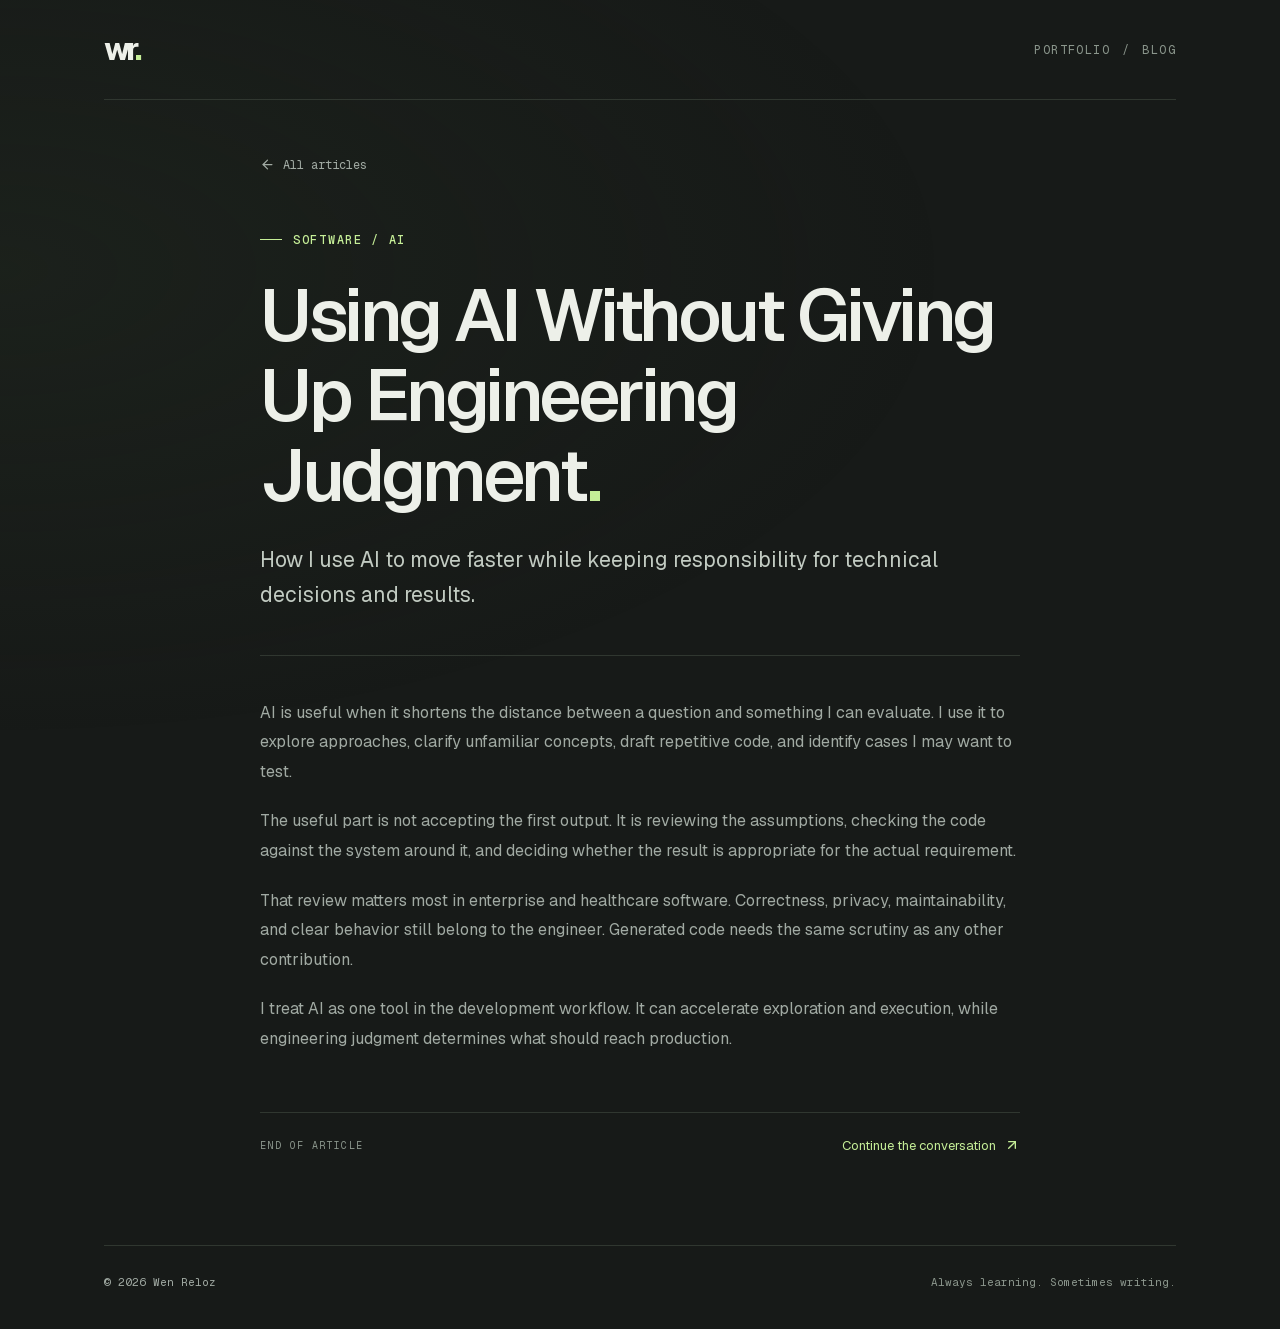
<file: blog/ai-and-engineering-judgment.html>
<!DOCTYPE html><html lang="en"><head><meta charSet="utf-8"/><meta name="viewport" content="width=device-width, initial-scale=1"/><link rel="stylesheet" href="/_next/static/css/index.CRfa1FTx.css" data-rsc-css-href="/_next/static/css/index.CRfa1FTx.css" data-precedence="vite-rsc/importer-resources"/><link rel="modulepreload" fetchPriority="low" href="/_next/static/chunks/index-DnoracsL.js"/><script src="/_next/static/chunks/rolldown-runtime-C60lm6uB.js" type="module" async=""></script><script src="/_next/static/chunks/framework-D_rUT4EX.js" type="module" async=""></script><link rel="modulepreload" href="/_next/static/chunks/layout-segment-context-BGQtHg4R.js" crossorigin=""/><link rel="modulepreload" href="/_next/static/chunks/Icon-D0zGVybZ.js" crossorigin=""/><title>Using AI Without Giving Up Engineering Judgment — Wen Reloz</title><meta name="description" content="How I use AI to move faster while keeping responsibility for technical decisions and results."/><link rel="icon" href="/icon.svg?bfaec3aee4d4638b" type="image/svg+xml" sizes="any"/><script>Object.assign(((self[Symbol.for("vinext.navigationRuntime")]??={bootstrap:{routeManifest:null},functions:{}}).bootstrap.rsc??={rsc:[]}),{params:{"slug":"ai-and-engineering-judgment"},nav:{"pathname":"/blog/ai-and-engineering-judgment","searchParams":[]}})</script><link rel="modulepreload" href="/_next/static/chunks/index-DnoracsL.js" />
<link rel="preload" href="/_next/static/_vinext_fonts/geist-8ac0455e797f/geist-98bbbccb.woff2" as="font" type="font/woff2" crossorigin />
<link rel="preload" href="/_next/static/_vinext_fonts/geist-mono-00e989178794/geist-mono-013b2f2f.woff2" as="font" type="font/woff2" crossorigin />
<style data-vinext-fonts>/* cyrillic-ext */
@font-face {
  font-family: 'Geist';
  font-style: normal;
  font-weight: 100 900;
  font-display: swap;
  src: url(/_next/static/_vinext_fonts/geist-8ac0455e797f/geist-ff2310f5.woff2) format('woff2');
  unicode-range: U+0460-052F, U+1C80-1C8A, U+20B4, U+2DE0-2DFF, U+A640-A69F, U+FE2E-FE2F;
}
/* cyrillic */
@font-face {
  font-family: 'Geist';
  font-style: normal;
  font-weight: 100 900;
  font-display: swap;
  src: url(/_next/static/_vinext_fonts/geist-8ac0455e797f/geist-875ccdd4.woff2) format('woff2');
  unicode-range: U+0301, U+0400-045F, U+0490-0491, U+04B0-04B1, U+2116;
}
/* vietnamese */
@font-face {
  font-family: 'Geist';
  font-style: normal;
  font-weight: 100 900;
  font-display: swap;
  src: url(/_next/static/_vinext_fonts/geist-8ac0455e797f/geist-52306abf.woff2) format('woff2');
  unicode-range: U+0102-0103, U+0110-0111, U+0128-0129, U+0168-0169, U+01A0-01A1, U+01AF-01B0, U+0300-0301, U+0303-0304, U+0308-0309, U+0323, U+0329, U+1EA0-1EF9, U+20AB;
}
/* latin-ext */
@font-face {
  font-family: 'Geist';
  font-style: normal;
  font-weight: 100 900;
  font-display: swap;
  src: url(/_next/static/_vinext_fonts/geist-8ac0455e797f/geist-001175b1.woff2) format('woff2');
  unicode-range: U+0100-02BA, U+02BD-02C5, U+02C7-02CC, U+02CE-02D7, U+02DD-02FF, U+0304, U+0308, U+0329, U+1D00-1DBF, U+1E00-1E9F, U+1EF2-1EFF, U+2020, U+20A0-20AB, U+20AD-20C0, U+2113, U+2C60-2C7F, U+A720-A7FF;
}
/* latin */
@font-face {
  font-family: 'Geist';
  font-style: normal;
  font-weight: 100 900;
  font-display: swap;
  src: url(/_next/static/_vinext_fonts/geist-8ac0455e797f/geist-98bbbccb.woff2) format('woff2');
  unicode-range: U+0000-00FF, U+0131, U+0152-0153, U+02BB-02BC, U+02C6, U+02DA, U+02DC, U+0304, U+0308, U+0329, U+2000-206F, U+20AC, U+2122, U+2191, U+2193, U+2212, U+2215, U+FEFF, U+FFFD;
}

@font-face {
  font-family: 'Geist Fallback';
  src: local("Arial");
  ascent-override: 95.94%;
  descent-override: 28.16%;
  line-gap-override: 0.00%;
  size-adjust: 104.76%;
}

.__font_geist_19ysh9d { font-family: 'Geist', 'Geist Fallback'; font-style: normal; }

.__variable_geist_19ysh9d { --font-geist-sans: 'Geist', 'Geist Fallback'; }

/* cyrillic-ext */
@font-face {
  font-family: 'Geist Mono';
  font-style: normal;
  font-weight: 100 900;
  font-display: swap;
  src: url(/_next/static/_vinext_fonts/geist-mono-00e989178794/geist-mono-f6b33328.woff2) format('woff2');
  unicode-range: U+0460-052F, U+1C80-1C8A, U+20B4, U+2DE0-2DFF, U+A640-A69F, U+FE2E-FE2F;
}
/* cyrillic */
@font-face {
  font-family: 'Geist Mono';
  font-style: normal;
  font-weight: 100 900;
  font-display: swap;
  src: url(/_next/static/_vinext_fonts/geist-mono-00e989178794/geist-mono-44e03052.woff2) format('woff2');
  unicode-range: U+0301, U+0400-045F, U+0490-0491, U+04B0-04B1, U+2116;
}
/* symbols2 */
@font-face {
  font-family: 'Geist Mono';
  font-style: normal;
  font-weight: 100 900;
  font-display: swap;
  src: url(/_next/static/_vinext_fonts/geist-mono-00e989178794/geist-mono-0638449e.woff2) format('woff2');
  unicode-range: U+2000-2001, U+2004-2008, U+200A, U+23B8-23BD, U+2500-259F;
}
/* vietnamese */
@font-face {
  font-family: 'Geist Mono';
  font-style: normal;
  font-weight: 100 900;
  font-display: swap;
  src: url(/_next/static/_vinext_fonts/geist-mono-00e989178794/geist-mono-971fb274.woff2) format('woff2');
  unicode-range: U+0102-0103, U+0110-0111, U+0128-0129, U+0168-0169, U+01A0-01A1, U+01AF-01B0, U+0300-0301, U+0303-0304, U+0308-0309, U+0323, U+0329, U+1EA0-1EF9, U+20AB;
}
/* latin-ext */
@font-face {
  font-family: 'Geist Mono';
  font-style: normal;
  font-weight: 100 900;
  font-display: swap;
  src: url(/_next/static/_vinext_fonts/geist-mono-00e989178794/geist-mono-44745446.woff2) format('woff2');
  unicode-range: U+0100-02BA, U+02BD-02C5, U+02C7-02CC, U+02CE-02D7, U+02DD-02FF, U+0304, U+0308, U+0329, U+1D00-1DBF, U+1E00-1E9F, U+1EF2-1EFF, U+2020, U+20A0-20AB, U+20AD-20C0, U+2113, U+2C60-2C7F, U+A720-A7FF;
}
/* latin */
@font-face {
  font-family: 'Geist Mono';
  font-style: normal;
  font-weight: 100 900;
  font-display: swap;
  src: url(/_next/static/_vinext_fonts/geist-mono-00e989178794/geist-mono-013b2f2f.woff2) format('woff2');
  unicode-range: U+0000-00FF, U+0131, U+0152-0153, U+02BB-02BC, U+02C6, U+02DA, U+02DC, U+0304, U+0308, U+0329, U+2000-206F, U+20AC, U+2122, U+2191, U+2193, U+2212, U+2215, U+FEFF, U+FFFD;
}

@font-face {
  font-family: 'Geist Mono Fallback';
  src: local("Arial");
  ascent-override: 74.67%;
  descent-override: 21.92%;
  line-gap-override: 0.00%;
  size-adjust: 134.59%;
}

.__font_geist_mono_1001rt9 { font-family: 'Geist Mono', 'Geist Mono Fallback'; font-style: normal; }

.__variable_geist_mono_1001rt9 { --font-geist-mono: 'Geist Mono', 'Geist Mono Fallback'; }
</style>
</head><body class="__variable_geist_19ysh9d __variable_geist_mono_1001rt9 antialiased"><div class="blog-shell"><header class="blog-header"><a href="/" class="wordmark" aria-label="Wen Reloz, home">wr<span>.</span></a><nav aria-label="Primary navigation"><a href="/">PORTFOLIO</a><span>/</span><a href="/blog">BLOG</a></nav></header><main class="article-shell"><a href="/blog" class="back-link"><svg xmlns="http://www.w3.org/2000/svg" width="15" height="15" viewBox="0 0 24 24" fill="none" stroke="currentColor" stroke-width="2" stroke-linecap="round" stroke-linejoin="round" class="lucide lucide-arrow-left" aria-hidden="true"><path d="m12 19-7-7 7-7"></path><path d="M19 12H5"></path></svg> All articles</a><article><p class="eyebrow"><span class="short-rule"></span> <!-- -->SOFTWARE / AI</p><h1>Using AI Without Giving Up Engineering Judgment<span>.</span></h1><p class="article-lede">How I use AI to move faster while keeping responsibility for technical decisions and results.</p><div class="article-rule"></div><div><p>AI is useful when it shortens the distance between a question and something I can evaluate. I use it to explore approaches, clarify unfamiliar concepts, draft repetitive code, and identify cases I may want to test.</p></div><div><p>The useful part is not accepting the first output. It is reviewing the assumptions, checking the code against the system around it, and deciding whether the result is appropriate for the actual requirement.</p></div><div><p>That review matters most in enterprise and healthcare software. Correctness, privacy, maintainability, and clear behavior still belong to the engineer. Generated code needs the same scrutiny as any other contribution.</p></div><div><p>I treat AI as one tool in the development workflow. It can accelerate exploration and execution, while engineering judgment determines what should reach production.</p></div></article><aside class="article-end"><span>END OF ARTICLE</span><a href="https://www.linkedin.com/in/wen-reloz-767671206/" target="_blank" rel="noopener noreferrer">Continue the conversation <svg xmlns="http://www.w3.org/2000/svg" width="16" height="16" viewBox="0 0 24 24" fill="none" stroke="currentColor" stroke-width="2" stroke-linecap="round" stroke-linejoin="round" class="lucide lucide-arrow-up-right" aria-hidden="true"><path d="M7 7h10v10"></path><path d="M7 17 17 7"></path></svg></a></aside></main><footer class="blog-footer">© <!-- -->2026<!-- --> Wen Reloz <span>Always learning. Sometimes writing.</span></footer></div><script type="module" src="/_next/static/chunks/index-DnoracsL.js" id="_R_" async=""></script><script>((self[Symbol.for("vinext.navigationRuntime")]??={bootstrap:{routeManifest:null},functions:{}}).bootstrap.rsc??={rsc:[]}).rsc.push("0:{\"page:/blog/ai-and-engineering-judgment\":\"$L1\",\"layout:/\":\"$L2\",\"route:/blog/ai-and-engineering-judgment\":\"$L3\",\"__route\":\"route:/blog/ai-and-engineering-judgment\",\"__interceptionContext\":null,\"__layoutIds\":[\"layout:/\"],\"__rootLayout\":\"/\",\"__bfcacheSegmentIdentities\":{\"layout:/\":\"[\\\"layout\\\",\\\"layout:/\\\",\\\"root-boundary:/\\\",\\\"\\\"]\",\"page:/blog/ai-and-engineering-judgment\":\"[\\\"page\\\",\\\"page:/blog/:slug\\\",\\\"root-boundary:/\\\",\\\"[\\\\\\\"blog\\\\\\\",\\\\\\\"slug|ai-and-engineering-judgment|d\\\\\\\"]\\\"]\"},\"__srcPage\":[\"blog\",\"[slug]\",\"page\"],\"__layoutFlags\":{\"layout:/\":\"s\"},\"__artifactCompatibility\":{\"schemaVersion\":1,\"graphVersion\":\"app-route-graph:1dc2cad8b8c78a84\",\"deploymentVersion\":\"63b44f95-35e1-4b18-93c6-6ccc48f036c0\",\"appElementsSchemaVersion\":1,\"rscPayloadSchemaVersion\":1,\"rootBoundaryId\":\"/\",\"renderEpoch\":null}}\n")</script><script>((self[Symbol.for("vinext.navigationRuntime")]??={bootstrap:{routeManifest:null},functions:{}}).bootstrap.rsc??={rsc:[]}).rsc.push("4:I[\"14fc73b21888\",[],\"Children\",1]\n")</script><script>((self[Symbol.for("vinext.navigationRuntime")]??={bootstrap:{routeManifest:null},functions:{}}).bootstrap.rsc??={rsc:[]}).rsc.push("5:I[\"637163f45a45\",[],\"GlobalErrorBoundary\",1]\n")</script><script>((self[Symbol.for("vinext.navigationRuntime")]??={bootstrap:{routeManifest:null},functions:{}}).bootstrap.rsc??={rsc:[]}).rsc.push("6:I[\"a9d91dab649f\",[],\"default\",1]\n")</script><script>((self[Symbol.for("vinext.navigationRuntime")]??={bootstrap:{routeManifest:null},functions:{}}).bootstrap.rsc??={rsc:[]}).rsc.push("7:I[\"637163f45a45\",[],\"ErrorBoundary\",1]\n")</script><script>((self[Symbol.for("vinext.navigationRuntime")]??={bootstrap:{routeManifest:null},functions:{}}).bootstrap.rsc??={rsc:[]}).rsc.push("8:I[\"2bcc92b006d9\",[],\"LayoutSegmentProvider\",1]\n")</script><script>((self[Symbol.for("vinext.navigationRuntime")]??={bootstrap:{routeManifest:null},functions:{}}).bootstrap.rsc??={rsc:[]}).rsc.push("9:I[\"14fc73b21888\",[],\"Slot\",1]\n")</script><script>((self[Symbol.for("vinext.navigationRuntime")]??={bootstrap:{routeManifest:null},functions:{}}).bootstrap.rsc??={rsc:[]}).rsc.push("a:I[\"637163f45a45\",[],\"NotFoundBoundary\",1]\n")</script><script>((self[Symbol.for("vinext.navigationRuntime")]??={bootstrap:{routeManifest:null},functions:{}}).bootstrap.rsc??={rsc:[]}).rsc.push("b:I[\"6d1ea468e736\",[],\"AppRouterScrollTarget\",1]\n")</script><script>((self[Symbol.for("vinext.navigationRuntime")]??={bootstrap:{routeManifest:null},functions:{}}).bootstrap.rsc??={rsc:[]}).rsc.push("c:I[\"637163f45a45\",[],\"RedirectBoundary\",1]\n")</script><script>((self[Symbol.for("vinext.navigationRuntime")]??={bootstrap:{routeManifest:null},functions:{}}).bootstrap.rsc??={rsc:[]}).rsc.push(":HL[\"/_next/static/css/index.CRfa1FTx.css\",\"style\"     ]\n")</script><script>((self[Symbol.for("vinext.navigationRuntime")]??={bootstrap:{routeManifest:null},functions:{}}).bootstrap.rsc??={rsc:[]}).rsc.push("2:[[[\"$\",\"link\",\"css:/_next/static/css/index.CRfa1FTx.css\",{\"rel\":\"stylesheet\",\"precedence\":\"vite-rsc/importer-resources\",\"href\":\"/_next/static/css/index.CRfa1FTx.css\",\"data-rsc-css-href\":\"/_next/static/css/index.CRfa1FTx.css\"}],\"$undefined\"],[\"$\",\"html\",null,{\"lang\":\"en\",\"children\":[\"$\",\"body\",null,{\"className\":\"__variable_geist_19ysh9d __variable_geist_mono_1001rt9 antialiased\",\"children\":[\"$\",\"$L4\",null,{}]}]}]]\n")</script><script>((self[Symbol.for("vinext.navigationRuntime")]??={bootstrap:{routeManifest:null},functions:{}}).bootstrap.rsc??={rsc:[]}).rsc.push("3:[[[\"$\",\"meta\",null,{\"charSet\":\"utf-8\"}],[[\"$\",\"title\",\"0\",{\"children\":\"Using AI Without Giving Up Engineering Judgment — Wen Reloz\"}],[\"$\",\"meta\",\"1\",{\"name\":\"description\",\"content\":\"How I use AI to move faster while keeping responsibility for technical decisions and results.\"}],[\"$\",\"link\",\"2\",{\"data-vinext-streamed-icon\":\"$undefined\",\"rel\":\"icon\",\"href\":\"/icon.svg?bfaec3aee4d4638b\",\"type\":\"image/svg+xml\",\"sizes\":\"any\",\"color\":\"$undefined\",\"media\":\"$undefined\",\"fetchPriority\":\"$undefined\"}]],[[\"$\",\"meta\",\"0\",{\"name\":\"viewport\",\"content\":\"width=device-width, initial-scale=1\"}]]],[\"$\",\"$L5\",null,{\"fallback\":\"$6\",\"children\":[\"$\",\"$L7\",null,{\"fallback\":\"$6\",\"children\":[\"$\",\"$L8\",null,{\"providerId\":\"layout:/\",\"segmentMap\":{\"children\":[\"blog\",\"ai-and-engineering-judgment\"]},\"children\":[\"$\",\"$L9\",null,{\"id\":\"layout:/\",\"parallelSlots\":\"$undefined\",\"children\":[\"$\",\"$La\",null,{\"resetKey\":\"blog\",\"fallback\":[[\"$\",\"title\",null,{\"children\":\"404: This page could not be found.\"}],[\"$\",\"div\",null,{\"style\":{\"fontFamily\":\"system-ui,\\\"Segoe UI\\\",Roboto,Helvetica,Arial,sans-serif,\\\"Apple Color Emoji\\\",\\\"Segoe UI Emoji\\\"\",\"height\":\"100vh\",\"textAlign\":\"center\",\"display\":\"flex\",\"flexDirection\":\"column\",\"alignItems\":\"center\",\"justifyContent\":\"center\"},\"children\":[\"$\",\"div\",null,{\"children\":[[\"$\",\"style\",null,{\"dangerouslySetInnerHTML\":{\"__html\":\"body{color:#000;background:#fff;margin:0}.next-error-h1{border-right:1px solid rgba(0,0,0,.3)}@media (prefers-color-scheme:dark){body{color:#fff;background:#000}.next-error-h1{border-right:1px solid rgba(255,255,255,.3)}}\"}}],[\"$\",\"h1\",null,{\"className\":\"next-error-h1\",\"style\":{\"display\":\"inline-block\",\"margin\":\"0 20px 0 0\",\"padding\":\"0 23px 0 0\",\"fontSize\":24,\"fontWeight\":500,\"verticalAlign\":\"top\",\"lineHeight\":\"49px\"},\"children\":404}],[\"$\",\"div\",null,{\"style\":{\"display\":\"inline-block\"},\"children\":[\"$\",\"h2\",null,{\"style\":{\"fontSize\":14,\"fontWeight\":400,\"lineHeight\":\"49px\",\"margin\":0},\"children\":\"This page could not be found.\"}]}]]}]}]],\"children\":[\"$\",\"$Lb\",null,{\"children\":[\"$\",\"$Lc\",null,{\"children\":[[\"$\",\"$L8\",null,{\"providerId\":\"page:/blog/ai-and-engineering-judgment\",\"segmentMap\":{\"children\":[\"__PAGE__\"]},\"children\":[\"$\",\"$L9\",null,{\"id\":\"page:/blog/ai-and-engineering-judgment\"}]}],null]}]}]}]}]}]}]}],null,null]\n")</script><script>((self[Symbol.for("vinext.navigationRuntime")]??={bootstrap:{routeManifest:null},functions:{}}).bootstrap.rsc??={rsc:[]}).rsc.push("d:I[\"066132fd2803\",[],\"default\",1]\n")</script><script>((self[Symbol.for("vinext.navigationRuntime")]??={bootstrap:{routeManifest:null},functions:{}}).bootstrap.rsc??={rsc:[]}).rsc.push("1:[\"$\",\"div\",null,{\"className\":\"blog-shell\",\"children\":[[\"$\",\"header\",null,{\"className\":\"blog-header\",\"children\":[[\"$\",\"a\",null,{\"href\":\"/\",\"className\":\"wordmark\",\"aria-label\":\"Wen Reloz, home\",\"children\":[\"wr\",[\"$\",\"span\",null,{\"children\":\".\"}]]}],[\"$\",\"nav\",null,{\"aria-label\":\"Primary navigation\",\"children\":[[\"$\",\"a\",null,{\"href\":\"/\",\"children\":\"PORTFOLIO\"}],[\"$\",\"span\",null,{\"children\":\"/\"}],[\"$\",\"a\",null,{\"href\":\"/blog\",\"children\":\"BLOG\"}]]}]]}],[\"$\",\"main\",null,{\"className\":\"article-shell\",\"children\":[[\"$\",\"a\",null,{\"href\":\"/blog\",\"className\":\"back-link\",\"children\":[[\"$\",\"$Ld\",null,{\"ref\":\"$undefined\",\"iconNode\":[[\"path\",{\"d\":\"m12 19-7-7 7-7\",\"key\":\"1l729n\"}],[\"path\",{\"d\":\"M19 12H5\",\"key\":\"x3x0zl\"}]],\"className\":\"lucide-arrow-left\",\"size\":15}],\" All articles\"]}],[\"$\",\"article\",null,{\"children\":[[\"$\",\"p\",null,{\"className\":\"eyebrow\",\"children\":[[\"$\",\"span\",null,{\"className\":\"short-rule\"}],\" \",\"SOFTWARE / AI\"]}],[\"$\",\"h1\",null,{\"children\":[\"Using AI Without Giving Up Engineering Judgment\",[\"$\",\"span\",null,{\"children\":\".\"}]]}],[\"$\",\"p\",null,{\"className\":\"article-lede\",\"children\":\"How I use AI to move faster while keeping responsibility for technical decisions and results.\"}],\"$undefined\",[\"$\",\"div\",null,{\"className\":\"article-rule\"}],[[\"$\",\"div\",\"AI is useful when it shortens the distance between a question and something I can evaluate. I use it to explore approaches, clarify unfamiliar concepts, draft repetitive code, and identify cases I may want to test.\",{\"children\":[[\"$\",\"p\",null,{\"children\":\"AI is useful when it shortens the distance between a question and something I can evaluate. I use it to explore approaches, clarify unfamiliar concepts, draft repetitive code, and identify cases I may want to test.\"}],\"$undefined\"]}],[\"$\",\"div\",\"The useful part is not accepting the first output. It is reviewing the assumptions, checking the code against the system around it, and deciding whether the result is appropriate for the actual requirement.\",{\"children\":[[\"$\",\"p\",null,{\"children\":\"The useful part is not accepting the first output. It is reviewing the assumptions, checking the code against the system around it, and deciding whether the result is appropriate for the actual requirement.\"}],\"$undefined\"]}],[\"$\",\"div\",\"That review matters most in enterprise and healthcare software. Correctness, privacy, maintainability, and clear behavior still belong to the engineer. Generated code needs the same scrutiny as any other contribution.\",{\"children\":[[\"$\",\"p\",null,{\"children\":\"That review matters most in enterprise and healthcare software. Correctness, privacy, maintainability, and clear behavior still belong to the engineer. Generated code needs the same scrutiny as any other contribution.\"}],\"$undefined\"]}],[\"$\",\"div\",\"I treat AI as one tool in the development workflow. It can accelerate exploration and execution, while engineering judgment determines what should reach production.\",{\"children\":[[\"$\",\"p\",null,{\"children\":\"I treat AI as one tool in the development workflow. It can accelerate exploration and execution, while engineering judgment determines what should reach production.\"}],\"$undefined\"]}]],\"$undefined\"]}],[\"$\",\"aside\",null,{\"className\":\"article-end\",\"children\":[[\"$\",\"span\",null,{\"children\":\"END OF ARTICLE\"}],[\"$\",\"a\",null,{\"href\":\"https://www.linkedin.com/in/wen-reloz-767671206/\",\"target\":\"_blank\",\"rel\":\"noopener noreferrer\",\"children\":[\"Continue the conversation \",[\"$\",\"$Ld\",null,{\"ref\":\"$undefined\",\"iconNode\":[[\"path\",{\"d\":\"M7 7h10v10\",\"key\":\"1tivn9\"}],[\"path\",{\"d\":\"M7 17 17 7\",\"key\":\"1vkiza\"}]],\"className\":\"lucide-arrow-up-right\",\"size\":16}]]}]]}]]}],[\"$\",\"footer\",null,{\"className\":\"blog-footer\",\"children\":[\"© \",2026,\" Wen Reloz \",[\"$\",\"span\",null,{\"children\":\"Always learning. Sometimes writing.\"}]]}]]}]\n")</script><script>Object.assign(((self[Symbol.for("vinext.navigationRuntime")]??={bootstrap:{routeManifest:null},functions:{}}).bootstrap.rsc??={rsc:[]}),{"initialCacheKind":"static"});((self[Symbol.for("vinext.navigationRuntime")]??={bootstrap:{routeManifest:null},functions:{}}).bootstrap.rsc??={rsc:[]}).done=true</script></body></html>
</file>
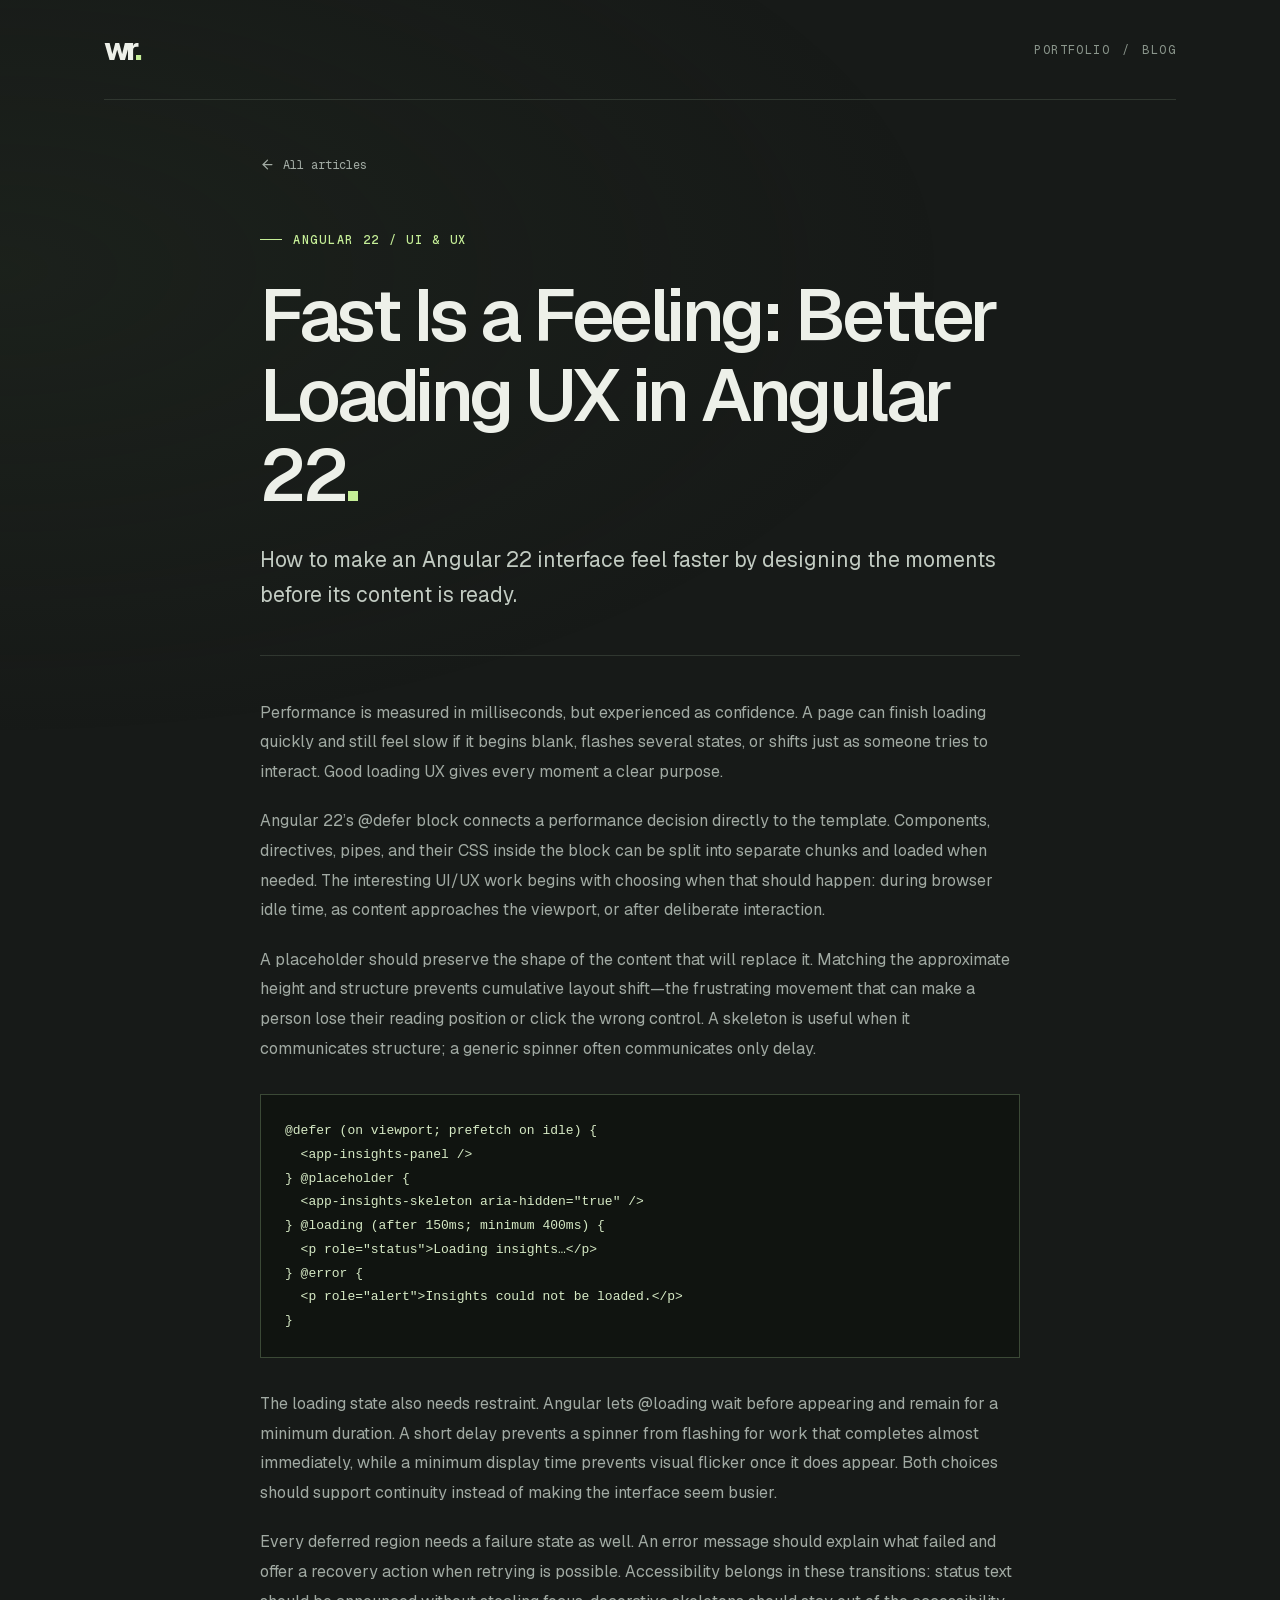
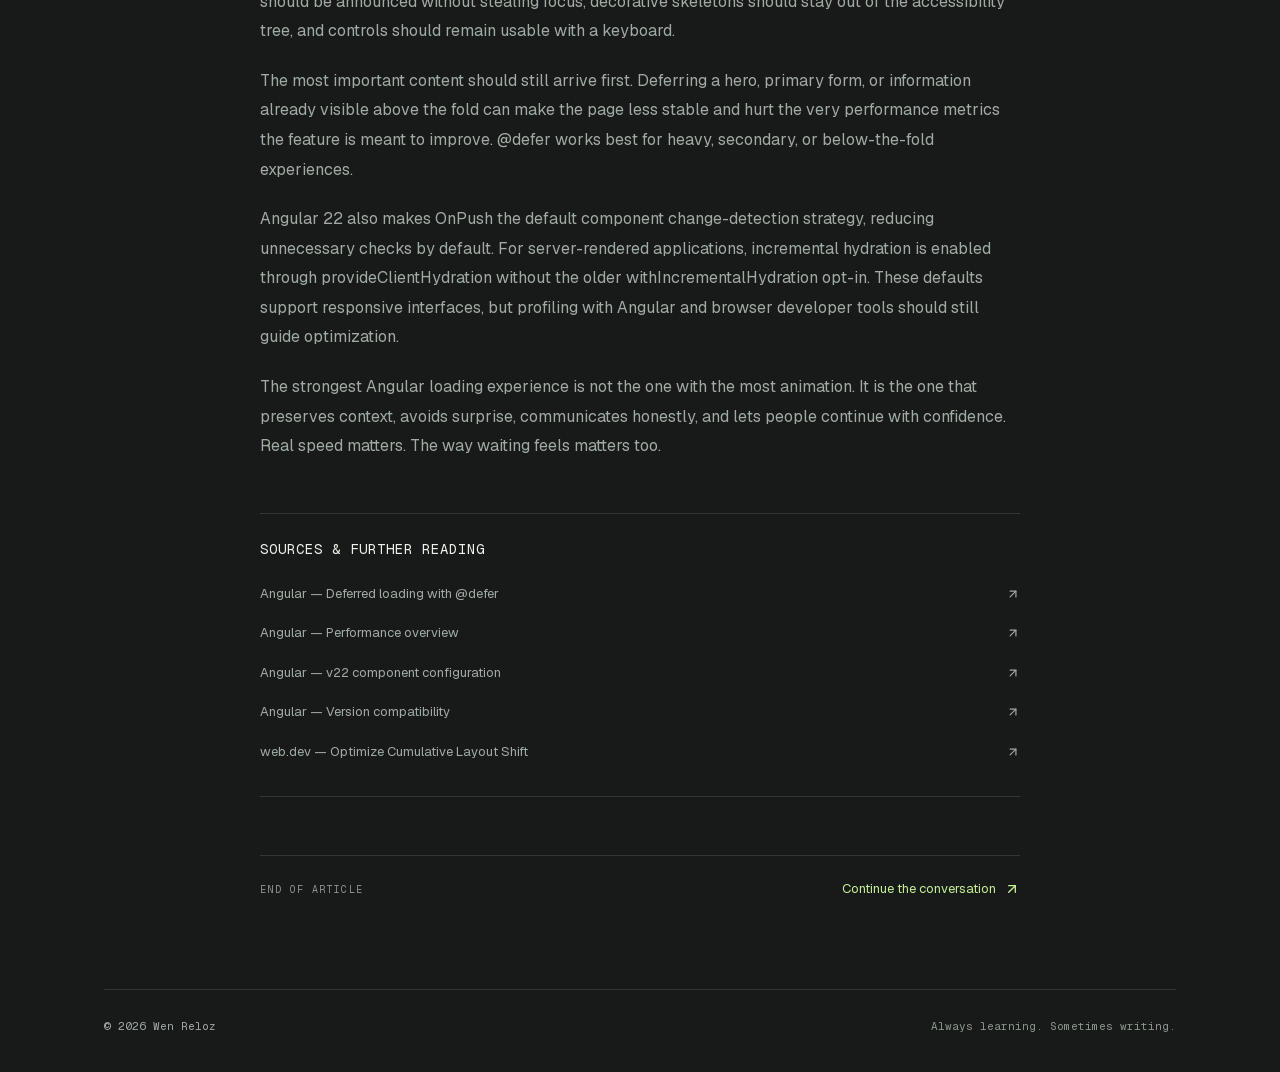
<file: blog/angular-defer-loading-ux.html>
<!DOCTYPE html><html lang="en"><head><meta charSet="utf-8"/><meta name="viewport" content="width=device-width, initial-scale=1"/><link rel="stylesheet" href="/_next/static/css/index.CRfa1FTx.css" data-rsc-css-href="/_next/static/css/index.CRfa1FTx.css" data-precedence="vite-rsc/importer-resources"/><link rel="modulepreload" fetchPriority="low" href="/_next/static/chunks/index-DnoracsL.js"/><script src="/_next/static/chunks/rolldown-runtime-C60lm6uB.js" type="module" async=""></script><script src="/_next/static/chunks/framework-D_rUT4EX.js" type="module" async=""></script><link rel="modulepreload" href="/_next/static/chunks/layout-segment-context-BGQtHg4R.js" crossorigin=""/><link rel="modulepreload" href="/_next/static/chunks/Icon-D0zGVybZ.js" crossorigin=""/><title>Fast Is a Feeling: Better Loading UX in Angular 22 — Wen Reloz</title><meta name="description" content="How to make an Angular 22 interface feel faster by designing the moments before its content is ready."/><link rel="icon" href="/icon.svg?bfaec3aee4d4638b" type="image/svg+xml" sizes="any"/><script>Object.assign(((self[Symbol.for("vinext.navigationRuntime")]??={bootstrap:{routeManifest:null},functions:{}}).bootstrap.rsc??={rsc:[]}),{params:{"slug":"angular-defer-loading-ux"},nav:{"pathname":"/blog/angular-defer-loading-ux","searchParams":[]}})</script><link rel="modulepreload" href="/_next/static/chunks/index-DnoracsL.js" />
<link rel="preload" href="/_next/static/_vinext_fonts/geist-8ac0455e797f/geist-98bbbccb.woff2" as="font" type="font/woff2" crossorigin />
<link rel="preload" href="/_next/static/_vinext_fonts/geist-mono-00e989178794/geist-mono-013b2f2f.woff2" as="font" type="font/woff2" crossorigin />
<style data-vinext-fonts>/* cyrillic-ext */
@font-face {
  font-family: 'Geist';
  font-style: normal;
  font-weight: 100 900;
  font-display: swap;
  src: url(/_next/static/_vinext_fonts/geist-8ac0455e797f/geist-ff2310f5.woff2) format('woff2');
  unicode-range: U+0460-052F, U+1C80-1C8A, U+20B4, U+2DE0-2DFF, U+A640-A69F, U+FE2E-FE2F;
}
/* cyrillic */
@font-face {
  font-family: 'Geist';
  font-style: normal;
  font-weight: 100 900;
  font-display: swap;
  src: url(/_next/static/_vinext_fonts/geist-8ac0455e797f/geist-875ccdd4.woff2) format('woff2');
  unicode-range: U+0301, U+0400-045F, U+0490-0491, U+04B0-04B1, U+2116;
}
/* vietnamese */
@font-face {
  font-family: 'Geist';
  font-style: normal;
  font-weight: 100 900;
  font-display: swap;
  src: url(/_next/static/_vinext_fonts/geist-8ac0455e797f/geist-52306abf.woff2) format('woff2');
  unicode-range: U+0102-0103, U+0110-0111, U+0128-0129, U+0168-0169, U+01A0-01A1, U+01AF-01B0, U+0300-0301, U+0303-0304, U+0308-0309, U+0323, U+0329, U+1EA0-1EF9, U+20AB;
}
/* latin-ext */
@font-face {
  font-family: 'Geist';
  font-style: normal;
  font-weight: 100 900;
  font-display: swap;
  src: url(/_next/static/_vinext_fonts/geist-8ac0455e797f/geist-001175b1.woff2) format('woff2');
  unicode-range: U+0100-02BA, U+02BD-02C5, U+02C7-02CC, U+02CE-02D7, U+02DD-02FF, U+0304, U+0308, U+0329, U+1D00-1DBF, U+1E00-1E9F, U+1EF2-1EFF, U+2020, U+20A0-20AB, U+20AD-20C0, U+2113, U+2C60-2C7F, U+A720-A7FF;
}
/* latin */
@font-face {
  font-family: 'Geist';
  font-style: normal;
  font-weight: 100 900;
  font-display: swap;
  src: url(/_next/static/_vinext_fonts/geist-8ac0455e797f/geist-98bbbccb.woff2) format('woff2');
  unicode-range: U+0000-00FF, U+0131, U+0152-0153, U+02BB-02BC, U+02C6, U+02DA, U+02DC, U+0304, U+0308, U+0329, U+2000-206F, U+20AC, U+2122, U+2191, U+2193, U+2212, U+2215, U+FEFF, U+FFFD;
}

@font-face {
  font-family: 'Geist Fallback';
  src: local("Arial");
  ascent-override: 95.94%;
  descent-override: 28.16%;
  line-gap-override: 0.00%;
  size-adjust: 104.76%;
}

.__font_geist_19ysh9d { font-family: 'Geist', 'Geist Fallback'; font-style: normal; }

.__variable_geist_19ysh9d { --font-geist-sans: 'Geist', 'Geist Fallback'; }

/* cyrillic-ext */
@font-face {
  font-family: 'Geist Mono';
  font-style: normal;
  font-weight: 100 900;
  font-display: swap;
  src: url(/_next/static/_vinext_fonts/geist-mono-00e989178794/geist-mono-f6b33328.woff2) format('woff2');
  unicode-range: U+0460-052F, U+1C80-1C8A, U+20B4, U+2DE0-2DFF, U+A640-A69F, U+FE2E-FE2F;
}
/* cyrillic */
@font-face {
  font-family: 'Geist Mono';
  font-style: normal;
  font-weight: 100 900;
  font-display: swap;
  src: url(/_next/static/_vinext_fonts/geist-mono-00e989178794/geist-mono-44e03052.woff2) format('woff2');
  unicode-range: U+0301, U+0400-045F, U+0490-0491, U+04B0-04B1, U+2116;
}
/* symbols2 */
@font-face {
  font-family: 'Geist Mono';
  font-style: normal;
  font-weight: 100 900;
  font-display: swap;
  src: url(/_next/static/_vinext_fonts/geist-mono-00e989178794/geist-mono-0638449e.woff2) format('woff2');
  unicode-range: U+2000-2001, U+2004-2008, U+200A, U+23B8-23BD, U+2500-259F;
}
/* vietnamese */
@font-face {
  font-family: 'Geist Mono';
  font-style: normal;
  font-weight: 100 900;
  font-display: swap;
  src: url(/_next/static/_vinext_fonts/geist-mono-00e989178794/geist-mono-971fb274.woff2) format('woff2');
  unicode-range: U+0102-0103, U+0110-0111, U+0128-0129, U+0168-0169, U+01A0-01A1, U+01AF-01B0, U+0300-0301, U+0303-0304, U+0308-0309, U+0323, U+0329, U+1EA0-1EF9, U+20AB;
}
/* latin-ext */
@font-face {
  font-family: 'Geist Mono';
  font-style: normal;
  font-weight: 100 900;
  font-display: swap;
  src: url(/_next/static/_vinext_fonts/geist-mono-00e989178794/geist-mono-44745446.woff2) format('woff2');
  unicode-range: U+0100-02BA, U+02BD-02C5, U+02C7-02CC, U+02CE-02D7, U+02DD-02FF, U+0304, U+0308, U+0329, U+1D00-1DBF, U+1E00-1E9F, U+1EF2-1EFF, U+2020, U+20A0-20AB, U+20AD-20C0, U+2113, U+2C60-2C7F, U+A720-A7FF;
}
/* latin */
@font-face {
  font-family: 'Geist Mono';
  font-style: normal;
  font-weight: 100 900;
  font-display: swap;
  src: url(/_next/static/_vinext_fonts/geist-mono-00e989178794/geist-mono-013b2f2f.woff2) format('woff2');
  unicode-range: U+0000-00FF, U+0131, U+0152-0153, U+02BB-02BC, U+02C6, U+02DA, U+02DC, U+0304, U+0308, U+0329, U+2000-206F, U+20AC, U+2122, U+2191, U+2193, U+2212, U+2215, U+FEFF, U+FFFD;
}

@font-face {
  font-family: 'Geist Mono Fallback';
  src: local("Arial");
  ascent-override: 74.67%;
  descent-override: 21.92%;
  line-gap-override: 0.00%;
  size-adjust: 134.59%;
}

.__font_geist_mono_1001rt9 { font-family: 'Geist Mono', 'Geist Mono Fallback'; font-style: normal; }

.__variable_geist_mono_1001rt9 { --font-geist-mono: 'Geist Mono', 'Geist Mono Fallback'; }
</style>
</head><body class="__variable_geist_19ysh9d __variable_geist_mono_1001rt9 antialiased"><div class="blog-shell"><header class="blog-header"><a href="/" class="wordmark" aria-label="Wen Reloz, home">wr<span>.</span></a><nav aria-label="Primary navigation"><a href="/">PORTFOLIO</a><span>/</span><a href="/blog">BLOG</a></nav></header><main class="article-shell"><a href="/blog" class="back-link"><svg xmlns="http://www.w3.org/2000/svg" width="15" height="15" viewBox="0 0 24 24" fill="none" stroke="currentColor" stroke-width="2" stroke-linecap="round" stroke-linejoin="round" class="lucide lucide-arrow-left" aria-hidden="true"><path d="m12 19-7-7 7-7"></path><path d="M19 12H5"></path></svg> All articles</a><article><p class="eyebrow"><span class="short-rule"></span> <!-- -->ANGULAR 22 / UI &amp; UX</p><h1>Fast Is a Feeling: Better Loading UX in Angular 22<span>.</span></h1><p class="article-lede">How to make an Angular 22 interface feel faster by designing the moments before its content is ready.</p><div class="article-rule"></div><div><p>Performance is measured in milliseconds, but experienced as confidence. A page can finish loading quickly and still feel slow if it begins blank, flashes several states, or shifts just as someone tries to interact. Good loading UX gives every moment a clear purpose.</p></div><div><p>Angular 22’s @defer block connects a performance decision directly to the template. Components, directives, pipes, and their CSS inside the block can be split into separate chunks and loaded when needed. The interesting UI/UX work begins with choosing when that should happen: during browser idle time, as content approaches the viewport, or after deliberate interaction.</p></div><div><p>A placeholder should preserve the shape of the content that will replace it. Matching the approximate height and structure prevents cumulative layout shift—the frustrating movement that can make a person lose their reading position or click the wrong control. A skeleton is useful when it communicates structure; a generic spinner often communicates only delay.</p><pre class="code-block" aria-label="C# example"><code>@defer (on viewport; prefetch on idle) {
  &lt;app-insights-panel /&gt;
} @placeholder {
  &lt;app-insights-skeleton aria-hidden=&quot;true&quot; /&gt;
} @loading (after 150ms; minimum 400ms) {
  &lt;p role=&quot;status&quot;&gt;Loading insights…&lt;/p&gt;
} @error {
  &lt;p role=&quot;alert&quot;&gt;Insights could not be loaded.&lt;/p&gt;
}</code></pre></div><div><p>The loading state also needs restraint. Angular lets @loading wait before appearing and remain for a minimum duration. A short delay prevents a spinner from flashing for work that completes almost immediately, while a minimum display time prevents visual flicker once it does appear. Both choices should support continuity instead of making the interface seem busier.</p></div><div><p>Every deferred region needs a failure state as well. An error message should explain what failed and offer a recovery action when retrying is possible. Accessibility belongs in these transitions: status text should be announced without stealing focus, decorative skeletons should stay out of the accessibility tree, and controls should remain usable with a keyboard.</p></div><div><p>The most important content should still arrive first. Deferring a hero, primary form, or information already visible above the fold can make the page less stable and hurt the very performance metrics the feature is meant to improve. @defer works best for heavy, secondary, or below-the-fold experiences.</p></div><div><p>Angular 22 also makes OnPush the default component change-detection strategy, reducing unnecessary checks by default. For server-rendered applications, incremental hydration is enabled through provideClientHydration without the older withIncrementalHydration opt-in. These defaults support responsive interfaces, but profiling with Angular and browser developer tools should still guide optimization.</p></div><div><p>The strongest Angular loading experience is not the one with the most animation. It is the one that preserves context, avoids surprise, communicates honestly, and lets people continue with confidence. Real speed matters. The way waiting feels matters too.</p></div><div class="article-sources"><h2>Sources &amp; further reading</h2><a href="https://angular.dev/guide/templates/defer" target="_blank" rel="noopener noreferrer">Angular — Deferred loading with @defer<svg xmlns="http://www.w3.org/2000/svg" width="14" height="14" viewBox="0 0 24 24" fill="none" stroke="currentColor" stroke-width="2" stroke-linecap="round" stroke-linejoin="round" class="lucide lucide-arrow-up-right" aria-hidden="true"><path d="M7 7h10v10"></path><path d="M7 17 17 7"></path></svg></a><a href="https://angular.dev/best-practices/performance" target="_blank" rel="noopener noreferrer">Angular — Performance overview<svg xmlns="http://www.w3.org/2000/svg" width="14" height="14" viewBox="0 0 24 24" fill="none" stroke="currentColor" stroke-width="2" stroke-linecap="round" stroke-linejoin="round" class="lucide lucide-arrow-up-right" aria-hidden="true"><path d="M7 7h10v10"></path><path d="M7 17 17 7"></path></svg></a><a href="https://angular.dev/guide/components/advanced-configuration" target="_blank" rel="noopener noreferrer">Angular — v22 component configuration<svg xmlns="http://www.w3.org/2000/svg" width="14" height="14" viewBox="0 0 24 24" fill="none" stroke="currentColor" stroke-width="2" stroke-linecap="round" stroke-linejoin="round" class="lucide lucide-arrow-up-right" aria-hidden="true"><path d="M7 7h10v10"></path><path d="M7 17 17 7"></path></svg></a><a href="https://angular.dev/reference/versions" target="_blank" rel="noopener noreferrer">Angular — Version compatibility<svg xmlns="http://www.w3.org/2000/svg" width="14" height="14" viewBox="0 0 24 24" fill="none" stroke="currentColor" stroke-width="2" stroke-linecap="round" stroke-linejoin="round" class="lucide lucide-arrow-up-right" aria-hidden="true"><path d="M7 7h10v10"></path><path d="M7 17 17 7"></path></svg></a><a href="https://web.dev/articles/optimize-cls" target="_blank" rel="noopener noreferrer">web.dev — Optimize Cumulative Layout Shift<svg xmlns="http://www.w3.org/2000/svg" width="14" height="14" viewBox="0 0 24 24" fill="none" stroke="currentColor" stroke-width="2" stroke-linecap="round" stroke-linejoin="round" class="lucide lucide-arrow-up-right" aria-hidden="true"><path d="M7 7h10v10"></path><path d="M7 17 17 7"></path></svg></a></div></article><aside class="article-end"><span>END OF ARTICLE</span><a href="https://www.linkedin.com/in/wen-reloz-767671206/" target="_blank" rel="noopener noreferrer">Continue the conversation <svg xmlns="http://www.w3.org/2000/svg" width="16" height="16" viewBox="0 0 24 24" fill="none" stroke="currentColor" stroke-width="2" stroke-linecap="round" stroke-linejoin="round" class="lucide lucide-arrow-up-right" aria-hidden="true"><path d="M7 7h10v10"></path><path d="M7 17 17 7"></path></svg></a></aside></main><footer class="blog-footer">© <!-- -->2026<!-- --> Wen Reloz <span>Always learning. Sometimes writing.</span></footer></div><script type="module" src="/_next/static/chunks/index-DnoracsL.js" id="_R_" async=""></script><script>((self[Symbol.for("vinext.navigationRuntime")]??={bootstrap:{routeManifest:null},functions:{}}).bootstrap.rsc??={rsc:[]}).rsc.push("0:{\"page:/blog/angular-defer-loading-ux\":\"$L1\",\"layout:/\":\"$L2\",\"route:/blog/angular-defer-loading-ux\":\"$L3\",\"__route\":\"route:/blog/angular-defer-loading-ux\",\"__interceptionContext\":null,\"__layoutIds\":[\"layout:/\"],\"__rootLayout\":\"/\",\"__bfcacheSegmentIdentities\":{\"layout:/\":\"[\\\"layout\\\",\\\"layout:/\\\",\\\"root-boundary:/\\\",\\\"\\\"]\",\"page:/blog/angular-defer-loading-ux\":\"[\\\"page\\\",\\\"page:/blog/:slug\\\",\\\"root-boundary:/\\\",\\\"[\\\\\\\"blog\\\\\\\",\\\\\\\"slug|angular-defer-loading-ux|d\\\\\\\"]\\\"]\"},\"__srcPage\":[\"blog\",\"[slug]\",\"page\"],\"__layoutFlags\":{\"layout:/\":\"s\"},\"__artifactCompatibility\":{\"schemaVersion\":1,\"graphVersion\":\"app-route-graph:1dc2cad8b8c78a84\",\"deploymentVersion\":\"63b44f95-35e1-4b18-93c6-6ccc48f036c0\",\"appElementsSchemaVersion\":1,\"rscPayloadSchemaVersion\":1,\"rootBoundaryId\":\"/\",\"renderEpoch\":null}}\n")</script><script>((self[Symbol.for("vinext.navigationRuntime")]??={bootstrap:{routeManifest:null},functions:{}}).bootstrap.rsc??={rsc:[]}).rsc.push("4:I[\"14fc73b21888\",[],\"Children\",1]\n")</script><script>((self[Symbol.for("vinext.navigationRuntime")]??={bootstrap:{routeManifest:null},functions:{}}).bootstrap.rsc??={rsc:[]}).rsc.push("5:I[\"637163f45a45\",[],\"GlobalErrorBoundary\",1]\n")</script><script>((self[Symbol.for("vinext.navigationRuntime")]??={bootstrap:{routeManifest:null},functions:{}}).bootstrap.rsc??={rsc:[]}).rsc.push("6:I[\"a9d91dab649f\",[],\"default\",1]\n")</script><script>((self[Symbol.for("vinext.navigationRuntime")]??={bootstrap:{routeManifest:null},functions:{}}).bootstrap.rsc??={rsc:[]}).rsc.push("7:I[\"637163f45a45\",[],\"ErrorBoundary\",1]\n")</script><script>((self[Symbol.for("vinext.navigationRuntime")]??={bootstrap:{routeManifest:null},functions:{}}).bootstrap.rsc??={rsc:[]}).rsc.push("8:I[\"2bcc92b006d9\",[],\"LayoutSegmentProvider\",1]\n")</script><script>((self[Symbol.for("vinext.navigationRuntime")]??={bootstrap:{routeManifest:null},functions:{}}).bootstrap.rsc??={rsc:[]}).rsc.push("9:I[\"14fc73b21888\",[],\"Slot\",1]\n")</script><script>((self[Symbol.for("vinext.navigationRuntime")]??={bootstrap:{routeManifest:null},functions:{}}).bootstrap.rsc??={rsc:[]}).rsc.push("a:I[\"637163f45a45\",[],\"NotFoundBoundary\",1]\n")</script><script>((self[Symbol.for("vinext.navigationRuntime")]??={bootstrap:{routeManifest:null},functions:{}}).bootstrap.rsc??={rsc:[]}).rsc.push("b:I[\"6d1ea468e736\",[],\"AppRouterScrollTarget\",1]\n")</script><script>((self[Symbol.for("vinext.navigationRuntime")]??={bootstrap:{routeManifest:null},functions:{}}).bootstrap.rsc??={rsc:[]}).rsc.push("c:I[\"637163f45a45\",[],\"RedirectBoundary\",1]\n")</script><script>((self[Symbol.for("vinext.navigationRuntime")]??={bootstrap:{routeManifest:null},functions:{}}).bootstrap.rsc??={rsc:[]}).rsc.push(":HL[\"/_next/static/css/index.CRfa1FTx.css\",\"style\"     ]\n")</script><script>((self[Symbol.for("vinext.navigationRuntime")]??={bootstrap:{routeManifest:null},functions:{}}).bootstrap.rsc??={rsc:[]}).rsc.push("2:[[[\"$\",\"link\",\"css:/_next/static/css/index.CRfa1FTx.css\",{\"rel\":\"stylesheet\",\"precedence\":\"vite-rsc/importer-resources\",\"href\":\"/_next/static/css/index.CRfa1FTx.css\",\"data-rsc-css-href\":\"/_next/static/css/index.CRfa1FTx.css\"}],\"$undefined\"],[\"$\",\"html\",null,{\"lang\":\"en\",\"children\":[\"$\",\"body\",null,{\"className\":\"__variable_geist_19ysh9d __variable_geist_mono_1001rt9 antialiased\",\"children\":[\"$\",\"$L4\",null,{}]}]}]]\n")</script><script>((self[Symbol.for("vinext.navigationRuntime")]??={bootstrap:{routeManifest:null},functions:{}}).bootstrap.rsc??={rsc:[]}).rsc.push("3:[[[\"$\",\"meta\",null,{\"charSet\":\"utf-8\"}],[[\"$\",\"title\",\"0\",{\"children\":\"Fast Is a Feeling: Better Loading UX in Angular 22 — Wen Reloz\"}],[\"$\",\"meta\",\"1\",{\"name\":\"description\",\"content\":\"How to make an Angular 22 interface feel faster by designing the moments before its content is ready.\"}],[\"$\",\"link\",\"2\",{\"data-vinext-streamed-icon\":\"$undefined\",\"rel\":\"icon\",\"href\":\"/icon.svg?bfaec3aee4d4638b\",\"type\":\"image/svg+xml\",\"sizes\":\"any\",\"color\":\"$undefined\",\"media\":\"$undefined\",\"fetchPriority\":\"$undefined\"}]],[[\"$\",\"meta\",\"0\",{\"name\":\"viewport\",\"content\":\"width=device-width, initial-scale=1\"}]]],[\"$\",\"$L5\",null,{\"fallback\":\"$6\",\"children\":[\"$\",\"$L7\",null,{\"fallback\":\"$6\",\"children\":[\"$\",\"$L8\",null,{\"providerId\":\"layout:/\",\"segmentMap\":{\"children\":[\"blog\",\"angular-defer-loading-ux\"]},\"children\":[\"$\",\"$L9\",null,{\"id\":\"layout:/\",\"parallelSlots\":\"$undefined\",\"children\":[\"$\",\"$La\",null,{\"resetKey\":\"blog\",\"fallback\":[[\"$\",\"title\",null,{\"children\":\"404: This page could not be found.\"}],[\"$\",\"div\",null,{\"style\":{\"fontFamily\":\"system-ui,\\\"Segoe UI\\\",Roboto,Helvetica,Arial,sans-serif,\\\"Apple Color Emoji\\\",\\\"Segoe UI Emoji\\\"\",\"height\":\"100vh\",\"textAlign\":\"center\",\"display\":\"flex\",\"flexDirection\":\"column\",\"alignItems\":\"center\",\"justifyContent\":\"center\"},\"children\":[\"$\",\"div\",null,{\"children\":[[\"$\",\"style\",null,{\"dangerouslySetInnerHTML\":{\"__html\":\"body{color:#000;background:#fff;margin:0}.next-error-h1{border-right:1px solid rgba(0,0,0,.3)}@media (prefers-color-scheme:dark){body{color:#fff;background:#000}.next-error-h1{border-right:1px solid rgba(255,255,255,.3)}}\"}}],[\"$\",\"h1\",null,{\"className\":\"next-error-h1\",\"style\":{\"display\":\"inline-block\",\"margin\":\"0 20px 0 0\",\"padding\":\"0 23px 0 0\",\"fontSize\":24,\"fontWeight\":500,\"verticalAlign\":\"top\",\"lineHeight\":\"49px\"},\"children\":404}],[\"$\",\"div\",null,{\"style\":{\"display\":\"inline-block\"},\"children\":[\"$\",\"h2\",null,{\"style\":{\"fontSize\":14,\"fontWeight\":400,\"lineHeight\":\"49px\",\"margin\":0},\"children\":\"This page could not be found.\"}]}]]}]}]],\"children\":[\"$\",\"$Lb\",null,{\"children\":[\"$\",\"$Lc\",null,{\"children\":[[\"$\",\"$L8\",null,{\"providerId\":\"page:/blog/angular-defer-loading-ux\",\"segmentMap\":{\"children\":[\"__PAGE__\"]},\"children\":[\"$\",\"$L9\",null,{\"id\":\"page:/blog/angular-defer-loading-ux\"}]}],null]}]}]}]}]}]}]}],null,null]\n")</script><script>((self[Symbol.for("vinext.navigationRuntime")]??={bootstrap:{routeManifest:null},functions:{}}).bootstrap.rsc??={rsc:[]}).rsc.push("d:I[\"066132fd2803\",[],\"default\",1]\n")</script><script>((self[Symbol.for("vinext.navigationRuntime")]??={bootstrap:{routeManifest:null},functions:{}}).bootstrap.rsc??={rsc:[]}).rsc.push("1:[\"$\",\"div\",null,{\"className\":\"blog-shell\",\"children\":[[\"$\",\"header\",null,{\"className\":\"blog-header\",\"children\":[[\"$\",\"a\",null,{\"href\":\"/\",\"className\":\"wordmark\",\"aria-label\":\"Wen Reloz, home\",\"children\":[\"wr\",[\"$\",\"span\",null,{\"children\":\".\"}]]}],[\"$\",\"nav\",null,{\"aria-label\":\"Primary navigation\",\"children\":[[\"$\",\"a\",null,{\"href\":\"/\",\"children\":\"PORTFOLIO\"}],[\"$\",\"span\",null,{\"children\":\"/\"}],[\"$\",\"a\",null,{\"href\":\"/blog\",\"children\":\"BLOG\"}]]}]]}],[\"$\",\"main\",null,{\"className\":\"article-shell\",\"children\":[[\"$\",\"a\",null,{\"href\":\"/blog\",\"className\":\"back-link\",\"children\":[[\"$\",\"$Ld\",null,{\"ref\":\"$undefined\",\"iconNode\":[[\"path\",{\"d\":\"m12 19-7-7 7-7\",\"key\":\"1l729n\"}],[\"path\",{\"d\":\"M19 12H5\",\"key\":\"x3x0zl\"}]],\"className\":\"lucide-arrow-left\",\"size\":15}],\" All articles\"]}],[\"$\",\"article\",null,{\"children\":[[\"$\",\"p\",null,{\"className\":\"eyebrow\",\"children\":[[\"$\",\"span\",null,{\"className\":\"short-rule\"}],\" \",\"ANGULAR 22 / UI \u0026 UX\"]}],[\"$\",\"h1\",null,{\"children\":[\"Fast Is a Feeling: Better Loading UX in Angular 22\",[\"$\",\"span\",null,{\"children\":\".\"}]]}],[\"$\",\"p\",null,{\"className\":\"article-lede\",\"children\":\"How to make an Angular 22 interface feel faster by designing the moments before its content is ready.\"}],\"$undefined\",[\"$\",\"div\",null,{\"className\":\"article-rule\"}],[[\"$\",\"div\",\"Performance is measured in milliseconds, but experienced as confidence. A page can finish loading quickly and still feel slow if it begins blank, flashes several states, or shifts just as someone tries to interact. Good loading UX gives every moment a clear purpose.\",{\"children\":[[\"$\",\"p\",null,{\"children\":\"Performance is measured in milliseconds, but experienced as confidence. A page can finish loading quickly and still feel slow if it begins blank, flashes several states, or shifts just as someone tries to interact. Good loading UX gives every moment a clear purpose.\"}],false]}],[\"$\",\"div\",\"Angular 22’s @defer block connects a performance decision directly to the template. Components, directives, pipes, and their CSS inside the block can be split into separate chunks and loaded when needed. The interesting UI/UX work begins with choosing when that should happen: during browser idle time, as content approaches the viewport, or after deliberate interaction.\",{\"children\":[[\"$\",\"p\",null,{\"children\":\"Angular 22’s @defer block connects a performance decision directly to the template. Components, directives, pipes, and their CSS inside the block can be split into separate chunks and loaded when needed. The interesting UI/UX work begins with choosing when that should happen: during browser idle time, as content approaches the viewport, or after deliberate interaction.\"}],false]}],[\"$\",\"div\",\"A placeholder should preserve the shape of the content that will replace it. Matching the approximate height and structure prevents cumulative layout shift—the frustrating movement that can make a person lose their reading position or click the wrong control. A skeleton is useful when it communicates structure; a generic spinner often communicates only delay.\",{\"children\":[[\"$\",\"p\",null,{\"children\":\"A placeholder should preserve the shape of the content that will replace it. Matching the approximate height and structure prevents cumulative layout shift—the frustrating movement that can make a person lose their reading position or click the wrong control. A skeleton is useful when it communicates structure; a generic spinner often communicates only delay.\"}],[\"$\",\"pre\",null,{\"className\":\"code-block\",\"aria-label\":\"C# example\",\"children\":[\"$\",\"code\",null,{\"children\":\"@defer (on viewport; prefetch on idle) {\\n  \u003capp-insights-panel /\u003e\\n} @placeholder {\\n  \u003capp-insights-skeleton aria-hidden=\\\"true\\\" /\u003e\\n} @loading (after 150ms; minimum 400ms) {\\n  \u003cp role=\\\"status\\\"\u003eLoading insights…\u003c/p\u003e\\n} @error {\\n  \u003cp role=\\\"alert\\\"\u003eInsights could not be loaded.\u003c/p\u003e\\n}\"}]}]]}],\"$Le\",\"$Lf\",\"$L10\",\"$L11\",\"$L12\"],\"$L13\"]}],\"$L14\"]}],\"$L15\"]}]\n")</script><script>((self[Symbol.for("vinext.navigationRuntime")]??={bootstrap:{routeManifest:null},functions:{}}).bootstrap.rsc??={rsc:[]}).rsc.push("e:[\"$\",\"div\",\"The loading state also needs restraint. Angular lets @loading wait before appearing and remain for a minimum duration. A short delay prevents a spinner from flashing for work that completes almost immediately, while a minimum display time prevents visual flicker once it does appear. Both choices should support continuity instead of making the interface seem busier.\",{\"children\":[[\"$\",\"p\",null,{\"children\":\"The loading state also needs restraint. Angular lets @loading wait before appearing and remain for a minimum duration. A short delay prevents a spinner from flashing for work that completes almost immediately, while a minimum display time prevents visual flicker once it does appear. Both choices should support continuity instead of making the interface seem busier.\"}],false]}]\n")</script><script>((self[Symbol.for("vinext.navigationRuntime")]??={bootstrap:{routeManifest:null},functions:{}}).bootstrap.rsc??={rsc:[]}).rsc.push("f:[\"$\",\"div\",\"Every deferred region needs a failure state as well. An error message should explain what failed and offer a recovery action when retrying is possible. Accessibility belongs in these transitions: status text should be announced without stealing focus, decorative skeletons should stay out of the accessibility tree, and controls should remain usable with a keyboard.\",{\"children\":[[\"$\",\"p\",null,{\"children\":\"Every deferred region needs a failure state as well. An error message should explain what failed and offer a recovery action when retrying is possible. Accessibility belongs in these transitions: status text should be announced without stealing focus, decorative skeletons should stay out of the accessibility tree, and controls should remain usable with a keyboard.\"}],false]}]\n")</script><script>((self[Symbol.for("vinext.navigationRuntime")]??={bootstrap:{routeManifest:null},functions:{}}).bootstrap.rsc??={rsc:[]}).rsc.push("10:[\"$\",\"div\",\"The most important content should still arrive first. Deferring a hero, primary form, or information already visible above the fold can make the page less stable and hurt the very performance metrics the feature is meant to improve. @defer works best for heavy, secondary, or below-the-fold experiences.\",{\"children\":[[\"$\",\"p\",null,{\"children\":\"The most important content should still arrive first. Deferring a hero, primary form, or information already visible above the fold can make the page less stable and hurt the very performance metrics the feature is meant to improve. @defer works best for heavy, secondary, or below-the-fold experiences.\"}],false]}]\n")</script><script>((self[Symbol.for("vinext.navigationRuntime")]??={bootstrap:{routeManifest:null},functions:{}}).bootstrap.rsc??={rsc:[]}).rsc.push("11:[\"$\",\"div\",\"Angular 22 also makes OnPush the default component change-detection strategy, reducing unnecessary checks by default. For server-rendered applications, incremental hydration is enabled through provideClientHydration without the older withIncrementalHydration opt-in. These defaults support responsive interfaces, but profiling with Angular and browser developer tools should still guide optimization.\",{\"children\":[[\"$\",\"p\",null,{\"children\":\"Angular 22 also makes OnPush the default component change-detection strategy, reducing unnecessary checks by default. For server-rendered applications, incremental hydration is enabled through provideClientHydration without the older withIncrementalHydration opt-in. These defaults support responsive interfaces, but profiling with Angular and browser developer tools should still guide optimization.\"}],false]}]\n")</script><script>((self[Symbol.for("vinext.navigationRuntime")]??={bootstrap:{routeManifest:null},functions:{}}).bootstrap.rsc??={rsc:[]}).rsc.push("12:[\"$\",\"div\",\"The strongest Angular loading experience is not the one with the most animation. It is the one that preserves context, avoids surprise, communicates honestly, and lets people continue with confidence. Real speed matters. The way waiting feels matters too.\",{\"children\":[[\"$\",\"p\",null,{\"children\":\"The strongest Angular loading experience is not the one with the most animation. It is the one that preserves context, avoids surprise, communicates honestly, and lets people continue with confidence. Real speed matters. The way waiting feels matters too.\"}],false]}]\n")</script><script>((self[Symbol.for("vinext.navigationRuntime")]??={bootstrap:{routeManifest:null},functions:{}}).bootstrap.rsc??={rsc:[]}).rsc.push("13:[\"$\",\"div\",null,{\"className\":\"article-sources\",\"children\":[[\"$\",\"h2\",null,{\"children\":\"Sources \u0026 further reading\"}],[[\"$\",\"a\",\"https://angular.dev/guide/templates/defer\",{\"href\":\"https://angular.dev/guide/templates/defer\",\"target\":\"_blank\",\"rel\":\"noopener noreferrer\",\"children\":[\"Angular — Deferred loading with @defer\",[\"$\",\"$Ld\",null,{\"ref\":\"$undefined\",\"iconNode\":[[\"path\",{\"d\":\"M7 7h10v10\",\"key\":\"1tivn9\"}],[\"path\",{\"d\":\"M7 17 17 7\",\"key\":\"1vkiza\"}]],\"className\":\"lucide-arrow-up-right\",\"size\":14}]]}],[\"$\",\"a\",\"https://angular.dev/best-practices/performance\",{\"href\":\"https://angular.dev/best-practices/performance\",\"target\":\"_blank\",\"rel\":\"noopener noreferrer\",\"children\":[\"Angular — Performance overview\",[\"$\",\"$Ld\",null,{\"ref\":\"$undefined\",\"iconNode\":\"$13:props:children:1:0:props:children:1:props:iconNode\",\"className\":\"lucide-arrow-up-right\",\"size\":14}]]}],[\"$\",\"a\",\"https://angular.dev/guide/components/advanced-configuration\",{\"href\":\"https://angular.dev/guide/components/advanced-configuration\",\"target\":\"_blank\",\"rel\":\"noopener noreferrer\",\"children\":[\"Angular — v22 component configuration\",[\"$\",\"$Ld\",null,{\"ref\":\"$undefined\",\"iconNode\":\"$13:props:children:1:0:props:children:1:props:iconNode\",\"className\":\"lucide-arrow-up-right\",\"size\":14}]]}],[\"$\",\"a\",\"https://angular.dev/reference/versions\",{\"href\":\"https://angular.dev/reference/versions\",\"target\":\"_blank\",\"rel\":\"noopener noreferrer\",\"children\":[\"Angular — Version compatibility\",[\"$\",\"$Ld\",null,{\"ref\":\"$undefined\",\"iconNode\":\"$13:props:children:1:0:props:children:1:props:iconNode\",\"className\":\"lucide-arrow-up-right\",\"size\":14}]]}],[\"$\",\"a\",\"https://web.dev/articles/optimize-cls\",{\"href\":\"https://web.dev/articles/optimize-cls\",\"target\":\"_blank\",\"rel\":\"noopener noreferrer\",\"children\":[\"web.dev — Optimize Cumulative Layout Shift\",[\"$\",\"$Ld\",null,{\"ref\":\"$undefined\",\"iconNode\":\"$13:props:children:1:0:props:children:1:props:iconNode\",\"className\":\"lucide-arrow-up-right\",\"size\":14}]]}]]]}]\n")</script><script>((self[Symbol.for("vinext.navigationRuntime")]??={bootstrap:{routeManifest:null},functions:{}}).bootstrap.rsc??={rsc:[]}).rsc.push("14:[\"$\",\"aside\",null,{\"className\":\"article-end\",\"children\":[[\"$\",\"span\",null,{\"children\":\"END OF ARTICLE\"}],[\"$\",\"a\",null,{\"href\":\"https://www.linkedin.com/in/wen-reloz-767671206/\",\"target\":\"_blank\",\"rel\":\"noopener noreferrer\",\"children\":[\"Continue the conversation \",[\"$\",\"$Ld\",null,{\"ref\":\"$undefined\",\"iconNode\":\"$13:props:children:1:0:props:children:1:props:iconNode\",\"className\":\"lucide-arrow-up-right\",\"size\":16}]]}]]}]\n")</script><script>((self[Symbol.for("vinext.navigationRuntime")]??={bootstrap:{routeManifest:null},functions:{}}).bootstrap.rsc??={rsc:[]}).rsc.push("15:[\"$\",\"footer\",null,{\"className\":\"blog-footer\",\"children\":[\"© \",2026,\" Wen Reloz \",[\"$\",\"span\",null,{\"children\":\"Always learning. Sometimes writing.\"}]]}]\n")</script><script>Object.assign(((self[Symbol.for("vinext.navigationRuntime")]??={bootstrap:{routeManifest:null},functions:{}}).bootstrap.rsc??={rsc:[]}),{"initialCacheKind":"static"});((self[Symbol.for("vinext.navigationRuntime")]??={bootstrap:{routeManifest:null},functions:{}}).bootstrap.rsc??={rsc:[]}).done=true</script></body></html>
</file>
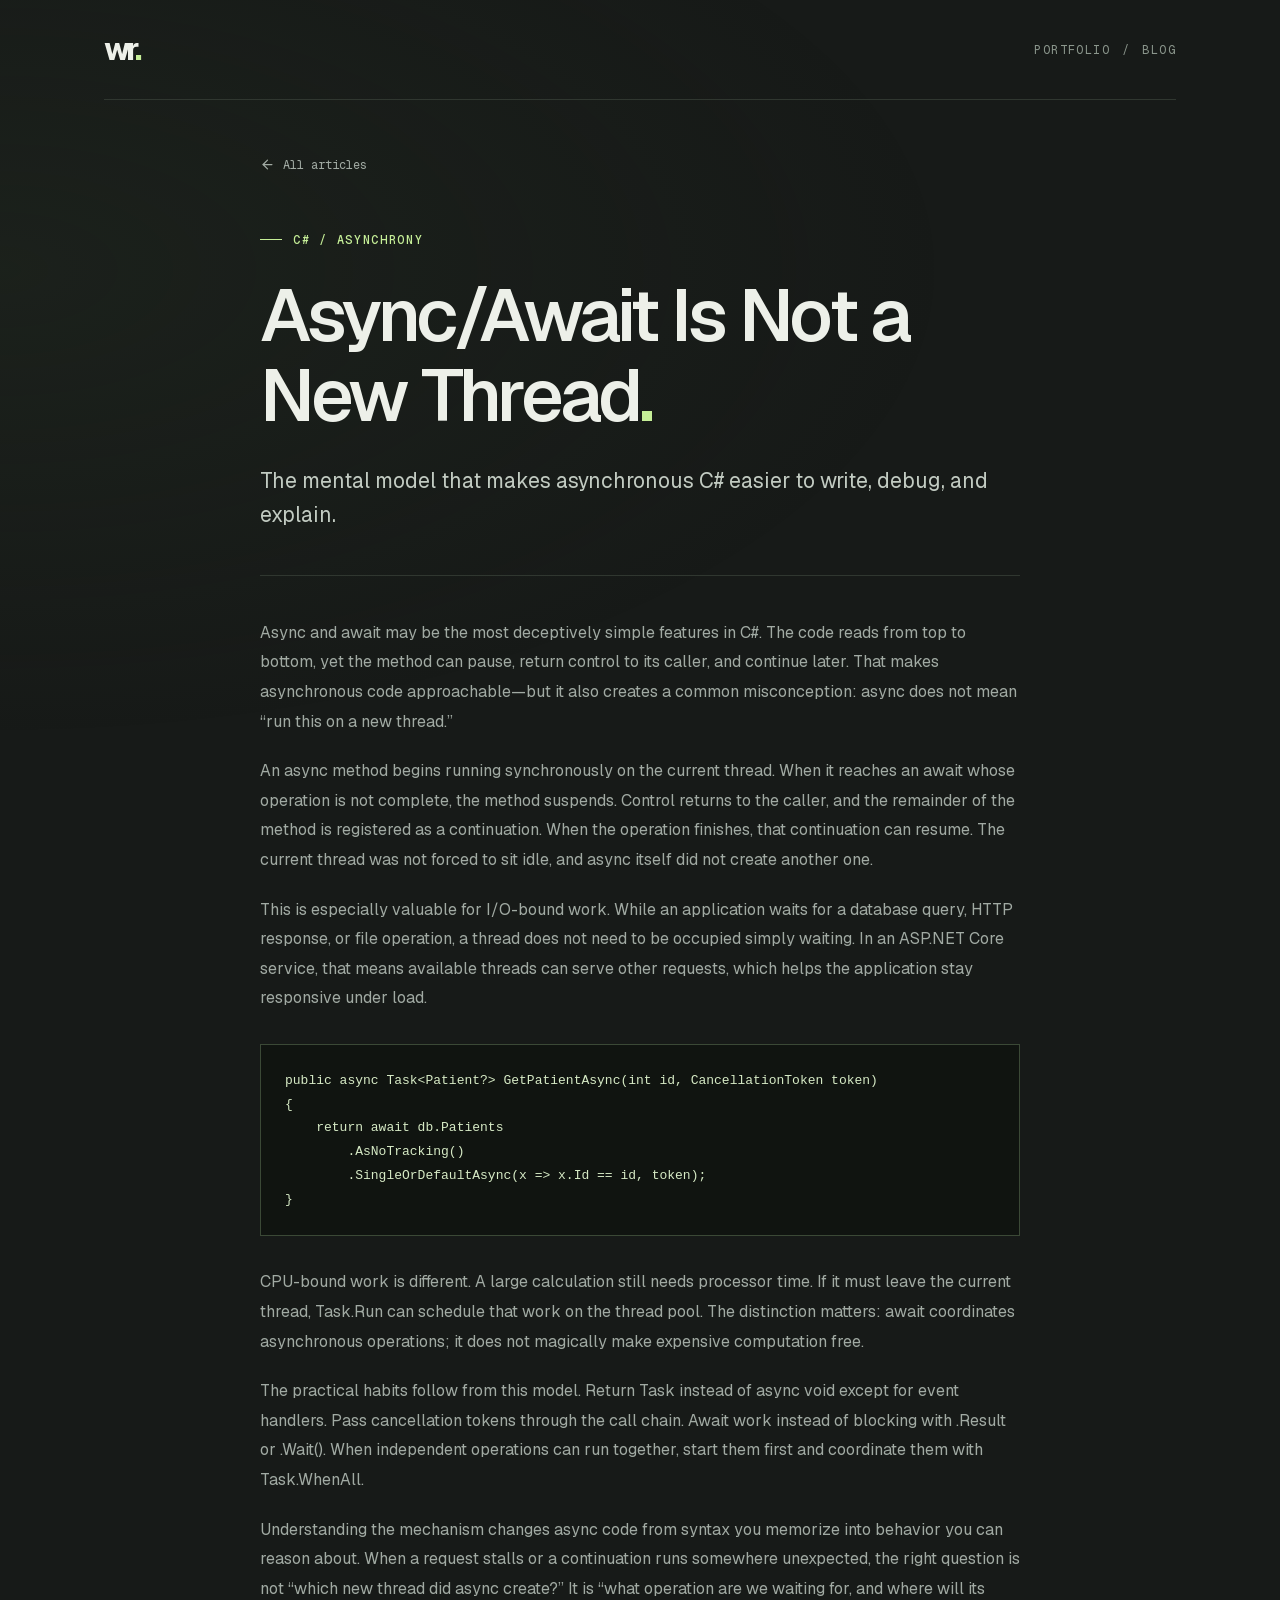
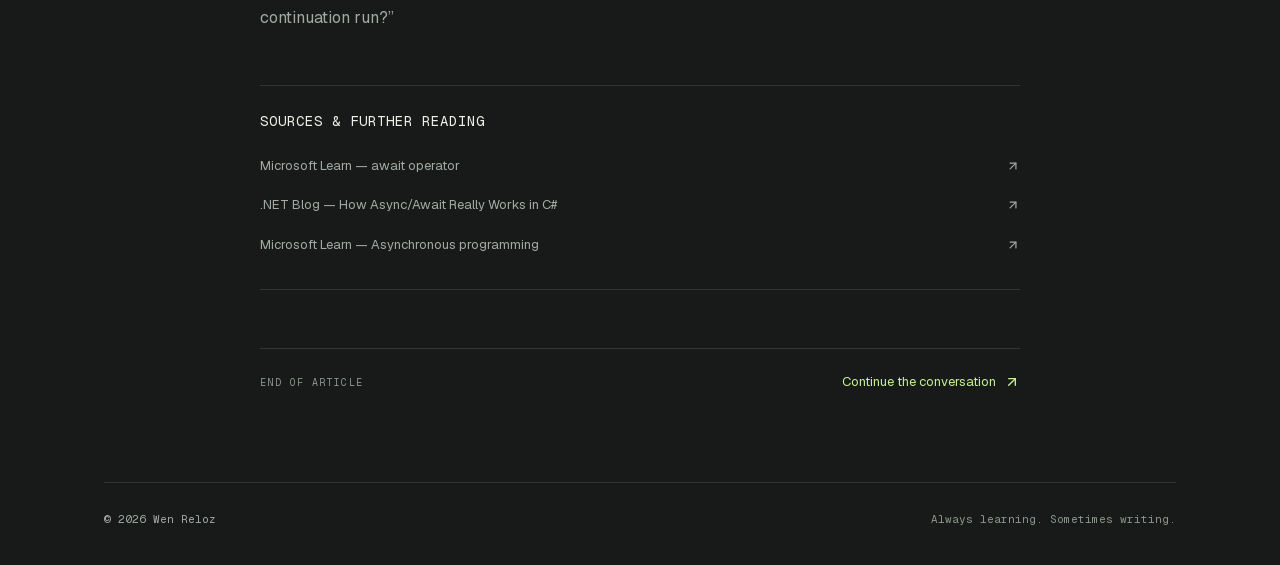
<file: blog/async-await-is-not-a-new-thread.html>
<!DOCTYPE html><html lang="en"><head><meta charSet="utf-8"/><meta name="viewport" content="width=device-width, initial-scale=1"/><link rel="stylesheet" href="/_next/static/css/index.CRfa1FTx.css" data-rsc-css-href="/_next/static/css/index.CRfa1FTx.css" data-precedence="vite-rsc/importer-resources"/><link rel="modulepreload" fetchPriority="low" href="/_next/static/chunks/index-DnoracsL.js"/><script src="/_next/static/chunks/rolldown-runtime-C60lm6uB.js" type="module" async=""></script><script src="/_next/static/chunks/framework-D_rUT4EX.js" type="module" async=""></script><link rel="modulepreload" href="/_next/static/chunks/layout-segment-context-BGQtHg4R.js" crossorigin=""/><link rel="modulepreload" href="/_next/static/chunks/Icon-D0zGVybZ.js" crossorigin=""/><title>Async/Await Is Not a New Thread — Wen Reloz</title><meta name="description" content="The mental model that makes asynchronous C# easier to write, debug, and explain."/><link rel="icon" href="/icon.svg?bfaec3aee4d4638b" type="image/svg+xml" sizes="any"/><script>Object.assign(((self[Symbol.for("vinext.navigationRuntime")]??={bootstrap:{routeManifest:null},functions:{}}).bootstrap.rsc??={rsc:[]}),{params:{"slug":"async-await-is-not-a-new-thread"},nav:{"pathname":"/blog/async-await-is-not-a-new-thread","searchParams":[]}})</script><link rel="modulepreload" href="/_next/static/chunks/index-DnoracsL.js" />
<link rel="preload" href="/_next/static/_vinext_fonts/geist-8ac0455e797f/geist-98bbbccb.woff2" as="font" type="font/woff2" crossorigin />
<link rel="preload" href="/_next/static/_vinext_fonts/geist-mono-00e989178794/geist-mono-013b2f2f.woff2" as="font" type="font/woff2" crossorigin />
<style data-vinext-fonts>/* cyrillic-ext */
@font-face {
  font-family: 'Geist';
  font-style: normal;
  font-weight: 100 900;
  font-display: swap;
  src: url(/_next/static/_vinext_fonts/geist-8ac0455e797f/geist-ff2310f5.woff2) format('woff2');
  unicode-range: U+0460-052F, U+1C80-1C8A, U+20B4, U+2DE0-2DFF, U+A640-A69F, U+FE2E-FE2F;
}
/* cyrillic */
@font-face {
  font-family: 'Geist';
  font-style: normal;
  font-weight: 100 900;
  font-display: swap;
  src: url(/_next/static/_vinext_fonts/geist-8ac0455e797f/geist-875ccdd4.woff2) format('woff2');
  unicode-range: U+0301, U+0400-045F, U+0490-0491, U+04B0-04B1, U+2116;
}
/* vietnamese */
@font-face {
  font-family: 'Geist';
  font-style: normal;
  font-weight: 100 900;
  font-display: swap;
  src: url(/_next/static/_vinext_fonts/geist-8ac0455e797f/geist-52306abf.woff2) format('woff2');
  unicode-range: U+0102-0103, U+0110-0111, U+0128-0129, U+0168-0169, U+01A0-01A1, U+01AF-01B0, U+0300-0301, U+0303-0304, U+0308-0309, U+0323, U+0329, U+1EA0-1EF9, U+20AB;
}
/* latin-ext */
@font-face {
  font-family: 'Geist';
  font-style: normal;
  font-weight: 100 900;
  font-display: swap;
  src: url(/_next/static/_vinext_fonts/geist-8ac0455e797f/geist-001175b1.woff2) format('woff2');
  unicode-range: U+0100-02BA, U+02BD-02C5, U+02C7-02CC, U+02CE-02D7, U+02DD-02FF, U+0304, U+0308, U+0329, U+1D00-1DBF, U+1E00-1E9F, U+1EF2-1EFF, U+2020, U+20A0-20AB, U+20AD-20C0, U+2113, U+2C60-2C7F, U+A720-A7FF;
}
/* latin */
@font-face {
  font-family: 'Geist';
  font-style: normal;
  font-weight: 100 900;
  font-display: swap;
  src: url(/_next/static/_vinext_fonts/geist-8ac0455e797f/geist-98bbbccb.woff2) format('woff2');
  unicode-range: U+0000-00FF, U+0131, U+0152-0153, U+02BB-02BC, U+02C6, U+02DA, U+02DC, U+0304, U+0308, U+0329, U+2000-206F, U+20AC, U+2122, U+2191, U+2193, U+2212, U+2215, U+FEFF, U+FFFD;
}

@font-face {
  font-family: 'Geist Fallback';
  src: local("Arial");
  ascent-override: 95.94%;
  descent-override: 28.16%;
  line-gap-override: 0.00%;
  size-adjust: 104.76%;
}

.__font_geist_19ysh9d { font-family: 'Geist', 'Geist Fallback'; font-style: normal; }

.__variable_geist_19ysh9d { --font-geist-sans: 'Geist', 'Geist Fallback'; }

/* cyrillic-ext */
@font-face {
  font-family: 'Geist Mono';
  font-style: normal;
  font-weight: 100 900;
  font-display: swap;
  src: url(/_next/static/_vinext_fonts/geist-mono-00e989178794/geist-mono-f6b33328.woff2) format('woff2');
  unicode-range: U+0460-052F, U+1C80-1C8A, U+20B4, U+2DE0-2DFF, U+A640-A69F, U+FE2E-FE2F;
}
/* cyrillic */
@font-face {
  font-family: 'Geist Mono';
  font-style: normal;
  font-weight: 100 900;
  font-display: swap;
  src: url(/_next/static/_vinext_fonts/geist-mono-00e989178794/geist-mono-44e03052.woff2) format('woff2');
  unicode-range: U+0301, U+0400-045F, U+0490-0491, U+04B0-04B1, U+2116;
}
/* symbols2 */
@font-face {
  font-family: 'Geist Mono';
  font-style: normal;
  font-weight: 100 900;
  font-display: swap;
  src: url(/_next/static/_vinext_fonts/geist-mono-00e989178794/geist-mono-0638449e.woff2) format('woff2');
  unicode-range: U+2000-2001, U+2004-2008, U+200A, U+23B8-23BD, U+2500-259F;
}
/* vietnamese */
@font-face {
  font-family: 'Geist Mono';
  font-style: normal;
  font-weight: 100 900;
  font-display: swap;
  src: url(/_next/static/_vinext_fonts/geist-mono-00e989178794/geist-mono-971fb274.woff2) format('woff2');
  unicode-range: U+0102-0103, U+0110-0111, U+0128-0129, U+0168-0169, U+01A0-01A1, U+01AF-01B0, U+0300-0301, U+0303-0304, U+0308-0309, U+0323, U+0329, U+1EA0-1EF9, U+20AB;
}
/* latin-ext */
@font-face {
  font-family: 'Geist Mono';
  font-style: normal;
  font-weight: 100 900;
  font-display: swap;
  src: url(/_next/static/_vinext_fonts/geist-mono-00e989178794/geist-mono-44745446.woff2) format('woff2');
  unicode-range: U+0100-02BA, U+02BD-02C5, U+02C7-02CC, U+02CE-02D7, U+02DD-02FF, U+0304, U+0308, U+0329, U+1D00-1DBF, U+1E00-1E9F, U+1EF2-1EFF, U+2020, U+20A0-20AB, U+20AD-20C0, U+2113, U+2C60-2C7F, U+A720-A7FF;
}
/* latin */
@font-face {
  font-family: 'Geist Mono';
  font-style: normal;
  font-weight: 100 900;
  font-display: swap;
  src: url(/_next/static/_vinext_fonts/geist-mono-00e989178794/geist-mono-013b2f2f.woff2) format('woff2');
  unicode-range: U+0000-00FF, U+0131, U+0152-0153, U+02BB-02BC, U+02C6, U+02DA, U+02DC, U+0304, U+0308, U+0329, U+2000-206F, U+20AC, U+2122, U+2191, U+2193, U+2212, U+2215, U+FEFF, U+FFFD;
}

@font-face {
  font-family: 'Geist Mono Fallback';
  src: local("Arial");
  ascent-override: 74.67%;
  descent-override: 21.92%;
  line-gap-override: 0.00%;
  size-adjust: 134.59%;
}

.__font_geist_mono_1001rt9 { font-family: 'Geist Mono', 'Geist Mono Fallback'; font-style: normal; }

.__variable_geist_mono_1001rt9 { --font-geist-mono: 'Geist Mono', 'Geist Mono Fallback'; }
</style>
</head><body class="__variable_geist_19ysh9d __variable_geist_mono_1001rt9 antialiased"><div class="blog-shell"><header class="blog-header"><a href="/" class="wordmark" aria-label="Wen Reloz, home">wr<span>.</span></a><nav aria-label="Primary navigation"><a href="/">PORTFOLIO</a><span>/</span><a href="/blog">BLOG</a></nav></header><main class="article-shell"><a href="/blog" class="back-link"><svg xmlns="http://www.w3.org/2000/svg" width="15" height="15" viewBox="0 0 24 24" fill="none" stroke="currentColor" stroke-width="2" stroke-linecap="round" stroke-linejoin="round" class="lucide lucide-arrow-left" aria-hidden="true"><path d="m12 19-7-7 7-7"></path><path d="M19 12H5"></path></svg> All articles</a><article><p class="eyebrow"><span class="short-rule"></span> <!-- -->C# / ASYNCHRONY</p><h1>Async/Await Is Not a New Thread<span>.</span></h1><p class="article-lede">The mental model that makes asynchronous C# easier to write, debug, and explain.</p><div class="article-rule"></div><div><p>Async and await may be the most deceptively simple features in C#. The code reads from top to bottom, yet the method can pause, return control to its caller, and continue later. That makes asynchronous code approachable—but it also creates a common misconception: async does not mean “run this on a new thread.”</p></div><div><p>An async method begins running synchronously on the current thread. When it reaches an await whose operation is not complete, the method suspends. Control returns to the caller, and the remainder of the method is registered as a continuation. When the operation finishes, that continuation can resume. The current thread was not forced to sit idle, and async itself did not create another one.</p></div><div><p>This is especially valuable for I/O-bound work. While an application waits for a database query, HTTP response, or file operation, a thread does not need to be occupied simply waiting. In an ASP.NET Core service, that means available threads can serve other requests, which helps the application stay responsive under load.</p><pre class="code-block" aria-label="C# example"><code>public async Task&lt;Patient?&gt; GetPatientAsync(int id, CancellationToken token)
{
    return await db.Patients
        .AsNoTracking()
        .SingleOrDefaultAsync(x =&gt; x.Id == id, token);
}</code></pre></div><div><p>CPU-bound work is different. A large calculation still needs processor time. If it must leave the current thread, Task.Run can schedule that work on the thread pool. The distinction matters: await coordinates asynchronous operations; it does not magically make expensive computation free.</p></div><div><p>The practical habits follow from this model. Return Task instead of async void except for event handlers. Pass cancellation tokens through the call chain. Await work instead of blocking with .Result or .Wait(). When independent operations can run together, start them first and coordinate them with Task.WhenAll.</p></div><div><p>Understanding the mechanism changes async code from syntax you memorize into behavior you can reason about. When a request stalls or a continuation runs somewhere unexpected, the right question is not “which new thread did async create?” It is “what operation are we waiting for, and where will its continuation run?”</p></div><div class="article-sources"><h2>Sources &amp; further reading</h2><a href="https://learn.microsoft.com/en-us/dotnet/csharp/language-reference/operators/await" target="_blank" rel="noopener noreferrer">Microsoft Learn — await operator<svg xmlns="http://www.w3.org/2000/svg" width="14" height="14" viewBox="0 0 24 24" fill="none" stroke="currentColor" stroke-width="2" stroke-linecap="round" stroke-linejoin="round" class="lucide lucide-arrow-up-right" aria-hidden="true"><path d="M7 7h10v10"></path><path d="M7 17 17 7"></path></svg></a><a href="https://devblogs.microsoft.com/dotnet/how-async-await-really-works/" target="_blank" rel="noopener noreferrer">.NET Blog — How Async/Await Really Works in C#<svg xmlns="http://www.w3.org/2000/svg" width="14" height="14" viewBox="0 0 24 24" fill="none" stroke="currentColor" stroke-width="2" stroke-linecap="round" stroke-linejoin="round" class="lucide lucide-arrow-up-right" aria-hidden="true"><path d="M7 7h10v10"></path><path d="M7 17 17 7"></path></svg></a><a href="https://learn.microsoft.com/en-us/dotnet/csharp/asynchronous-programming/" target="_blank" rel="noopener noreferrer">Microsoft Learn — Asynchronous programming<svg xmlns="http://www.w3.org/2000/svg" width="14" height="14" viewBox="0 0 24 24" fill="none" stroke="currentColor" stroke-width="2" stroke-linecap="round" stroke-linejoin="round" class="lucide lucide-arrow-up-right" aria-hidden="true"><path d="M7 7h10v10"></path><path d="M7 17 17 7"></path></svg></a></div></article><aside class="article-end"><span>END OF ARTICLE</span><a href="https://www.linkedin.com/in/wen-reloz-767671206/" target="_blank" rel="noopener noreferrer">Continue the conversation <svg xmlns="http://www.w3.org/2000/svg" width="16" height="16" viewBox="0 0 24 24" fill="none" stroke="currentColor" stroke-width="2" stroke-linecap="round" stroke-linejoin="round" class="lucide lucide-arrow-up-right" aria-hidden="true"><path d="M7 7h10v10"></path><path d="M7 17 17 7"></path></svg></a></aside></main><footer class="blog-footer">© <!-- -->2026<!-- --> Wen Reloz <span>Always learning. Sometimes writing.</span></footer></div><script type="module" src="/_next/static/chunks/index-DnoracsL.js" id="_R_" async=""></script><script>((self[Symbol.for("vinext.navigationRuntime")]??={bootstrap:{routeManifest:null},functions:{}}).bootstrap.rsc??={rsc:[]}).rsc.push("0:{\"page:/blog/async-await-is-not-a-new-thread\":\"$L1\",\"layout:/\":\"$L2\",\"route:/blog/async-await-is-not-a-new-thread\":\"$L3\",\"__route\":\"route:/blog/async-await-is-not-a-new-thread\",\"__interceptionContext\":null,\"__layoutIds\":[\"layout:/\"],\"__rootLayout\":\"/\",\"__bfcacheSegmentIdentities\":{\"layout:/\":\"[\\\"layout\\\",\\\"layout:/\\\",\\\"root-boundary:/\\\",\\\"\\\"]\",\"page:/blog/async-await-is-not-a-new-thread\":\"[\\\"page\\\",\\\"page:/blog/:slug\\\",\\\"root-boundary:/\\\",\\\"[\\\\\\\"blog\\\\\\\",\\\\\\\"slug|async-await-is-not-a-new-thread|d\\\\\\\"]\\\"]\"},\"__srcPage\":[\"blog\",\"[slug]\",\"page\"],\"__layoutFlags\":{\"layout:/\":\"s\"},\"__artifactCompatibility\":{\"schemaVersion\":1,\"graphVersion\":\"app-route-graph:1dc2cad8b8c78a84\",\"deploymentVersion\":\"63b44f95-35e1-4b18-93c6-6ccc48f036c0\",\"appElementsSchemaVersion\":1,\"rscPayloadSchemaVersion\":1,\"rootBoundaryId\":\"/\",\"renderEpoch\":null}}\n")</script><script>((self[Symbol.for("vinext.navigationRuntime")]??={bootstrap:{routeManifest:null},functions:{}}).bootstrap.rsc??={rsc:[]}).rsc.push("4:I[\"14fc73b21888\",[],\"Children\",1]\n")</script><script>((self[Symbol.for("vinext.navigationRuntime")]??={bootstrap:{routeManifest:null},functions:{}}).bootstrap.rsc??={rsc:[]}).rsc.push("5:I[\"637163f45a45\",[],\"GlobalErrorBoundary\",1]\n")</script><script>((self[Symbol.for("vinext.navigationRuntime")]??={bootstrap:{routeManifest:null},functions:{}}).bootstrap.rsc??={rsc:[]}).rsc.push("6:I[\"a9d91dab649f\",[],\"default\",1]\n")</script><script>((self[Symbol.for("vinext.navigationRuntime")]??={bootstrap:{routeManifest:null},functions:{}}).bootstrap.rsc??={rsc:[]}).rsc.push("7:I[\"637163f45a45\",[],\"ErrorBoundary\",1]\n")</script><script>((self[Symbol.for("vinext.navigationRuntime")]??={bootstrap:{routeManifest:null},functions:{}}).bootstrap.rsc??={rsc:[]}).rsc.push("8:I[\"2bcc92b006d9\",[],\"LayoutSegmentProvider\",1]\n")</script><script>((self[Symbol.for("vinext.navigationRuntime")]??={bootstrap:{routeManifest:null},functions:{}}).bootstrap.rsc??={rsc:[]}).rsc.push("9:I[\"14fc73b21888\",[],\"Slot\",1]\n")</script><script>((self[Symbol.for("vinext.navigationRuntime")]??={bootstrap:{routeManifest:null},functions:{}}).bootstrap.rsc??={rsc:[]}).rsc.push("a:I[\"637163f45a45\",[],\"NotFoundBoundary\",1]\n")</script><script>((self[Symbol.for("vinext.navigationRuntime")]??={bootstrap:{routeManifest:null},functions:{}}).bootstrap.rsc??={rsc:[]}).rsc.push("b:I[\"6d1ea468e736\",[],\"AppRouterScrollTarget\",1]\n")</script><script>((self[Symbol.for("vinext.navigationRuntime")]??={bootstrap:{routeManifest:null},functions:{}}).bootstrap.rsc??={rsc:[]}).rsc.push("c:I[\"637163f45a45\",[],\"RedirectBoundary\",1]\n")</script><script>((self[Symbol.for("vinext.navigationRuntime")]??={bootstrap:{routeManifest:null},functions:{}}).bootstrap.rsc??={rsc:[]}).rsc.push(":HL[\"/_next/static/css/index.CRfa1FTx.css\",\"style\"     ]\n")</script><script>((self[Symbol.for("vinext.navigationRuntime")]??={bootstrap:{routeManifest:null},functions:{}}).bootstrap.rsc??={rsc:[]}).rsc.push("2:[[[\"$\",\"link\",\"css:/_next/static/css/index.CRfa1FTx.css\",{\"rel\":\"stylesheet\",\"precedence\":\"vite-rsc/importer-resources\",\"href\":\"/_next/static/css/index.CRfa1FTx.css\",\"data-rsc-css-href\":\"/_next/static/css/index.CRfa1FTx.css\"}],\"$undefined\"],[\"$\",\"html\",null,{\"lang\":\"en\",\"children\":[\"$\",\"body\",null,{\"className\":\"__variable_geist_19ysh9d __variable_geist_mono_1001rt9 antialiased\",\"children\":[\"$\",\"$L4\",null,{}]}]}]]\n")</script><script>((self[Symbol.for("vinext.navigationRuntime")]??={bootstrap:{routeManifest:null},functions:{}}).bootstrap.rsc??={rsc:[]}).rsc.push("3:[[[\"$\",\"meta\",null,{\"charSet\":\"utf-8\"}],[[\"$\",\"title\",\"0\",{\"children\":\"Async/Await Is Not a New Thread — Wen Reloz\"}],[\"$\",\"meta\",\"1\",{\"name\":\"description\",\"content\":\"The mental model that makes asynchronous C# easier to write, debug, and explain.\"}],[\"$\",\"link\",\"2\",{\"data-vinext-streamed-icon\":\"$undefined\",\"rel\":\"icon\",\"href\":\"/icon.svg?bfaec3aee4d4638b\",\"type\":\"image/svg+xml\",\"sizes\":\"any\",\"color\":\"$undefined\",\"media\":\"$undefined\",\"fetchPriority\":\"$undefined\"}]],[[\"$\",\"meta\",\"0\",{\"name\":\"viewport\",\"content\":\"width=device-width, initial-scale=1\"}]]],[\"$\",\"$L5\",null,{\"fallback\":\"$6\",\"children\":[\"$\",\"$L7\",null,{\"fallback\":\"$6\",\"children\":[\"$\",\"$L8\",null,{\"providerId\":\"layout:/\",\"segmentMap\":{\"children\":[\"blog\",\"async-await-is-not-a-new-thread\"]},\"children\":[\"$\",\"$L9\",null,{\"id\":\"layout:/\",\"parallelSlots\":\"$undefined\",\"children\":[\"$\",\"$La\",null,{\"resetKey\":\"blog\",\"fallback\":[[\"$\",\"title\",null,{\"children\":\"404: This page could not be found.\"}],[\"$\",\"div\",null,{\"style\":{\"fontFamily\":\"system-ui,\\\"Segoe UI\\\",Roboto,Helvetica,Arial,sans-serif,\\\"Apple Color Emoji\\\",\\\"Segoe UI Emoji\\\"\",\"height\":\"100vh\",\"textAlign\":\"center\",\"display\":\"flex\",\"flexDirection\":\"column\",\"alignItems\":\"center\",\"justifyContent\":\"center\"},\"children\":[\"$\",\"div\",null,{\"children\":[[\"$\",\"style\",null,{\"dangerouslySetInnerHTML\":{\"__html\":\"body{color:#000;background:#fff;margin:0}.next-error-h1{border-right:1px solid rgba(0,0,0,.3)}@media (prefers-color-scheme:dark){body{color:#fff;background:#000}.next-error-h1{border-right:1px solid rgba(255,255,255,.3)}}\"}}],[\"$\",\"h1\",null,{\"className\":\"next-error-h1\",\"style\":{\"display\":\"inline-block\",\"margin\":\"0 20px 0 0\",\"padding\":\"0 23px 0 0\",\"fontSize\":24,\"fontWeight\":500,\"verticalAlign\":\"top\",\"lineHeight\":\"49px\"},\"children\":404}],[\"$\",\"div\",null,{\"style\":{\"display\":\"inline-block\"},\"children\":[\"$\",\"h2\",null,{\"style\":{\"fontSize\":14,\"fontWeight\":400,\"lineHeight\":\"49px\",\"margin\":0},\"children\":\"This page could not be found.\"}]}]]}]}]],\"children\":[\"$\",\"$Lb\",null,{\"children\":[\"$\",\"$Lc\",null,{\"children\":[[\"$\",\"$L8\",null,{\"providerId\":\"page:/blog/async-await-is-not-a-new-thread\",\"segmentMap\":{\"children\":[\"__PAGE__\"]},\"children\":[\"$\",\"$L9\",null,{\"id\":\"page:/blog/async-await-is-not-a-new-thread\"}]}],null]}]}]}]}]}]}]}],null,null]\n")</script><script>((self[Symbol.for("vinext.navigationRuntime")]??={bootstrap:{routeManifest:null},functions:{}}).bootstrap.rsc??={rsc:[]}).rsc.push("d:I[\"066132fd2803\",[],\"default\",1]\n")</script><script>((self[Symbol.for("vinext.navigationRuntime")]??={bootstrap:{routeManifest:null},functions:{}}).bootstrap.rsc??={rsc:[]}).rsc.push("1:[\"$\",\"div\",null,{\"className\":\"blog-shell\",\"children\":[[\"$\",\"header\",null,{\"className\":\"blog-header\",\"children\":[[\"$\",\"a\",null,{\"href\":\"/\",\"className\":\"wordmark\",\"aria-label\":\"Wen Reloz, home\",\"children\":[\"wr\",[\"$\",\"span\",null,{\"children\":\".\"}]]}],[\"$\",\"nav\",null,{\"aria-label\":\"Primary navigation\",\"children\":[[\"$\",\"a\",null,{\"href\":\"/\",\"children\":\"PORTFOLIO\"}],[\"$\",\"span\",null,{\"children\":\"/\"}],[\"$\",\"a\",null,{\"href\":\"/blog\",\"children\":\"BLOG\"}]]}]]}],[\"$\",\"main\",null,{\"className\":\"article-shell\",\"children\":[[\"$\",\"a\",null,{\"href\":\"/blog\",\"className\":\"back-link\",\"children\":[[\"$\",\"$Ld\",null,{\"ref\":\"$undefined\",\"iconNode\":[[\"path\",{\"d\":\"m12 19-7-7 7-7\",\"key\":\"1l729n\"}],[\"path\",{\"d\":\"M19 12H5\",\"key\":\"x3x0zl\"}]],\"className\":\"lucide-arrow-left\",\"size\":15}],\" All articles\"]}],[\"$\",\"article\",null,{\"children\":[[\"$\",\"p\",null,{\"className\":\"eyebrow\",\"children\":[[\"$\",\"span\",null,{\"className\":\"short-rule\"}],\" \",\"C# / ASYNCHRONY\"]}],[\"$\",\"h1\",null,{\"children\":[\"Async/Await Is Not a New Thread\",[\"$\",\"span\",null,{\"children\":\".\"}]]}],[\"$\",\"p\",null,{\"className\":\"article-lede\",\"children\":\"The mental model that makes asynchronous C# easier to write, debug, and explain.\"}],\"$undefined\",[\"$\",\"div\",null,{\"className\":\"article-rule\"}],[[\"$\",\"div\",\"Async and await may be the most deceptively simple features in C#. The code reads from top to bottom, yet the method can pause, return control to its caller, and continue later. That makes asynchronous code approachable—but it also creates a common misconception: async does not mean “run this on a new thread.”\",{\"children\":[[\"$\",\"p\",null,{\"children\":\"Async and await may be the most deceptively simple features in C#. The code reads from top to bottom, yet the method can pause, return control to its caller, and continue later. That makes asynchronous code approachable—but it also creates a common misconception: async does not mean “run this on a new thread.”\"}],false]}],[\"$\",\"div\",\"An async method begins running synchronously on the current thread. When it reaches an await whose operation is not complete, the method suspends. Control returns to the caller, and the remainder of the method is registered as a continuation. When the operation finishes, that continuation can resume. The current thread was not forced to sit idle, and async itself did not create another one.\",{\"children\":[[\"$\",\"p\",null,{\"children\":\"An async method begins running synchronously on the current thread. When it reaches an await whose operation is not complete, the method suspends. Control returns to the caller, and the remainder of the method is registered as a continuation. When the operation finishes, that continuation can resume. The current thread was not forced to sit idle, and async itself did not create another one.\"}],false]}],[\"$\",\"div\",\"This is especially valuable for I/O-bound work. While an application waits for a database query, HTTP response, or file operation, a thread does not need to be occupied simply waiting. In an ASP.NET Core service, that means available threads can serve other requests, which helps the application stay responsive under load.\",{\"children\":[[\"$\",\"p\",null,{\"children\":\"This is especially valuable for I/O-bound work. While an application waits for a database query, HTTP response, or file operation, a thread does not need to be occupied simply waiting. In an ASP.NET Core service, that means available threads can serve other requests, which helps the application stay responsive under load.\"}],[\"$\",\"pre\",null,{\"className\":\"code-block\",\"aria-label\":\"C# example\",\"children\":[\"$\",\"code\",null,{\"children\":\"public async Task\u003cPatient?\u003e GetPatientAsync(int id, CancellationToken token)\\n{\\n    return await db.Patients\\n        .AsNoTracking()\\n        .SingleOrDefaultAsync(x =\u003e x.Id == id, token);\\n}\"}]}]]}],[\"$\",\"div\",\"CPU-bound work is different. A large calculation still needs processor time. If it must leave the current thread, Task.Run can schedule that work on the thread pool. The distinction matters: await coordinates asynchronous operations; it does not magically make expensive computation free.\",{\"children\":[\"$Le\",false]}],\"$Lf\",\"$L10\"],\"$L11\"]}],\"$L12\"]}],\"$L13\"]}]\n")</script><script>((self[Symbol.for("vinext.navigationRuntime")]??={bootstrap:{routeManifest:null},functions:{}}).bootstrap.rsc??={rsc:[]}).rsc.push("e:[\"$\",\"p\",null,{\"children\":\"CPU-bound work is different. A large calculation still needs processor time. If it must leave the current thread, Task.Run can schedule that work on the thread pool. The distinction matters: await coordinates asynchronous operations; it does not magically make expensive computation free.\"}]\n")</script><script>((self[Symbol.for("vinext.navigationRuntime")]??={bootstrap:{routeManifest:null},functions:{}}).bootstrap.rsc??={rsc:[]}).rsc.push("f:[\"$\",\"div\",\"The practical habits follow from this model. Return Task instead of async void except for event handlers. Pass cancellation tokens through the call chain. Await work instead of blocking with .Result or .Wait(). When independent operations can run together, start them first and coordinate them with Task.WhenAll.\",{\"children\":[[\"$\",\"p\",null,{\"children\":\"The practical habits follow from this model. Return Task instead of async void except for event handlers. Pass cancellation tokens through the call chain. Await work instead of blocking with .Result or .Wait(). When independent operations can run together, start them first and coordinate them with Task.WhenAll.\"}],false]}]\n")</script><script>((self[Symbol.for("vinext.navigationRuntime")]??={bootstrap:{routeManifest:null},functions:{}}).bootstrap.rsc??={rsc:[]}).rsc.push("10:[\"$\",\"div\",\"Understanding the mechanism changes async code from syntax you memorize into behavior you can reason about. When a request stalls or a continuation runs somewhere unexpected, the right question is not “which new thread did async create?” It is “what operation are we waiting for, and where will its continuation run?”\",{\"children\":[[\"$\",\"p\",null,{\"children\":\"Understanding the mechanism changes async code from syntax you memorize into behavior you can reason about. When a request stalls or a continuation runs somewhere unexpected, the right question is not “which new thread did async create?” It is “what operation are we waiting for, and where will its continuation run?”\"}],false]}]\n")</script><script>((self[Symbol.for("vinext.navigationRuntime")]??={bootstrap:{routeManifest:null},functions:{}}).bootstrap.rsc??={rsc:[]}).rsc.push("11:[\"$\",\"div\",null,{\"className\":\"article-sources\",\"children\":[[\"$\",\"h2\",null,{\"children\":\"Sources \u0026 further reading\"}],[[\"$\",\"a\",\"https://learn.microsoft.com/en-us/dotnet/csharp/language-reference/operators/await\",{\"href\":\"https://learn.microsoft.com/en-us/dotnet/csharp/language-reference/operators/await\",\"target\":\"_blank\",\"rel\":\"noopener noreferrer\",\"children\":[\"Microsoft Learn — await operator\",[\"$\",\"$Ld\",null,{\"ref\":\"$undefined\",\"iconNode\":[[\"path\",{\"d\":\"M7 7h10v10\",\"key\":\"1tivn9\"}],[\"path\",{\"d\":\"M7 17 17 7\",\"key\":\"1vkiza\"}]],\"className\":\"lucide-arrow-up-right\",\"size\":14}]]}],[\"$\",\"a\",\"https://devblogs.microsoft.com/dotnet/how-async-await-really-works/\",{\"href\":\"https://devblogs.microsoft.com/dotnet/how-async-await-really-works/\",\"target\":\"_blank\",\"rel\":\"noopener noreferrer\",\"children\":[\".NET Blog — How Async/Await Really Works in C#\",[\"$\",\"$Ld\",null,{\"ref\":\"$undefined\",\"iconNode\":\"$11:props:children:1:0:props:children:1:props:iconNode\",\"className\":\"lucide-arrow-up-right\",\"size\":14}]]}],[\"$\",\"a\",\"https://learn.microsoft.com/en-us/dotnet/csharp/asynchronous-programming/\",{\"href\":\"https://learn.microsoft.com/en-us/dotnet/csharp/asynchronous-programming/\",\"target\":\"_blank\",\"rel\":\"noopener noreferrer\",\"children\":[\"Microsoft Learn — Asynchronous programming\",[\"$\",\"$Ld\",null,{\"ref\":\"$undefined\",\"iconNode\":\"$11:props:children:1:0:props:children:1:props:iconNode\",\"className\":\"lucide-arrow-up-right\",\"size\":14}]]}]]]}]\n")</script><script>((self[Symbol.for("vinext.navigationRuntime")]??={bootstrap:{routeManifest:null},functions:{}}).bootstrap.rsc??={rsc:[]}).rsc.push("12:[\"$\",\"aside\",null,{\"className\":\"article-end\",\"children\":[[\"$\",\"span\",null,{\"children\":\"END OF ARTICLE\"}],[\"$\",\"a\",null,{\"href\":\"https://www.linkedin.com/in/wen-reloz-767671206/\",\"target\":\"_blank\",\"rel\":\"noopener noreferrer\",\"children\":[\"Continue the conversation \",[\"$\",\"$Ld\",null,{\"ref\":\"$undefined\",\"iconNode\":\"$11:props:children:1:0:props:children:1:props:iconNode\",\"className\":\"lucide-arrow-up-right\",\"size\":16}]]}]]}]\n")</script><script>((self[Symbol.for("vinext.navigationRuntime")]??={bootstrap:{routeManifest:null},functions:{}}).bootstrap.rsc??={rsc:[]}).rsc.push("13:[\"$\",\"footer\",null,{\"className\":\"blog-footer\",\"children\":[\"© \",2026,\" Wen Reloz \",[\"$\",\"span\",null,{\"children\":\"Always learning. Sometimes writing.\"}]]}]\n")</script><script>Object.assign(((self[Symbol.for("vinext.navigationRuntime")]??={bootstrap:{routeManifest:null},functions:{}}).bootstrap.rsc??={rsc:[]}),{"initialCacheKind":"static"});((self[Symbol.for("vinext.navigationRuntime")]??={bootstrap:{routeManifest:null},functions:{}}).bootstrap.rsc??={rsc:[]}).done=true</script></body></html>
</file>
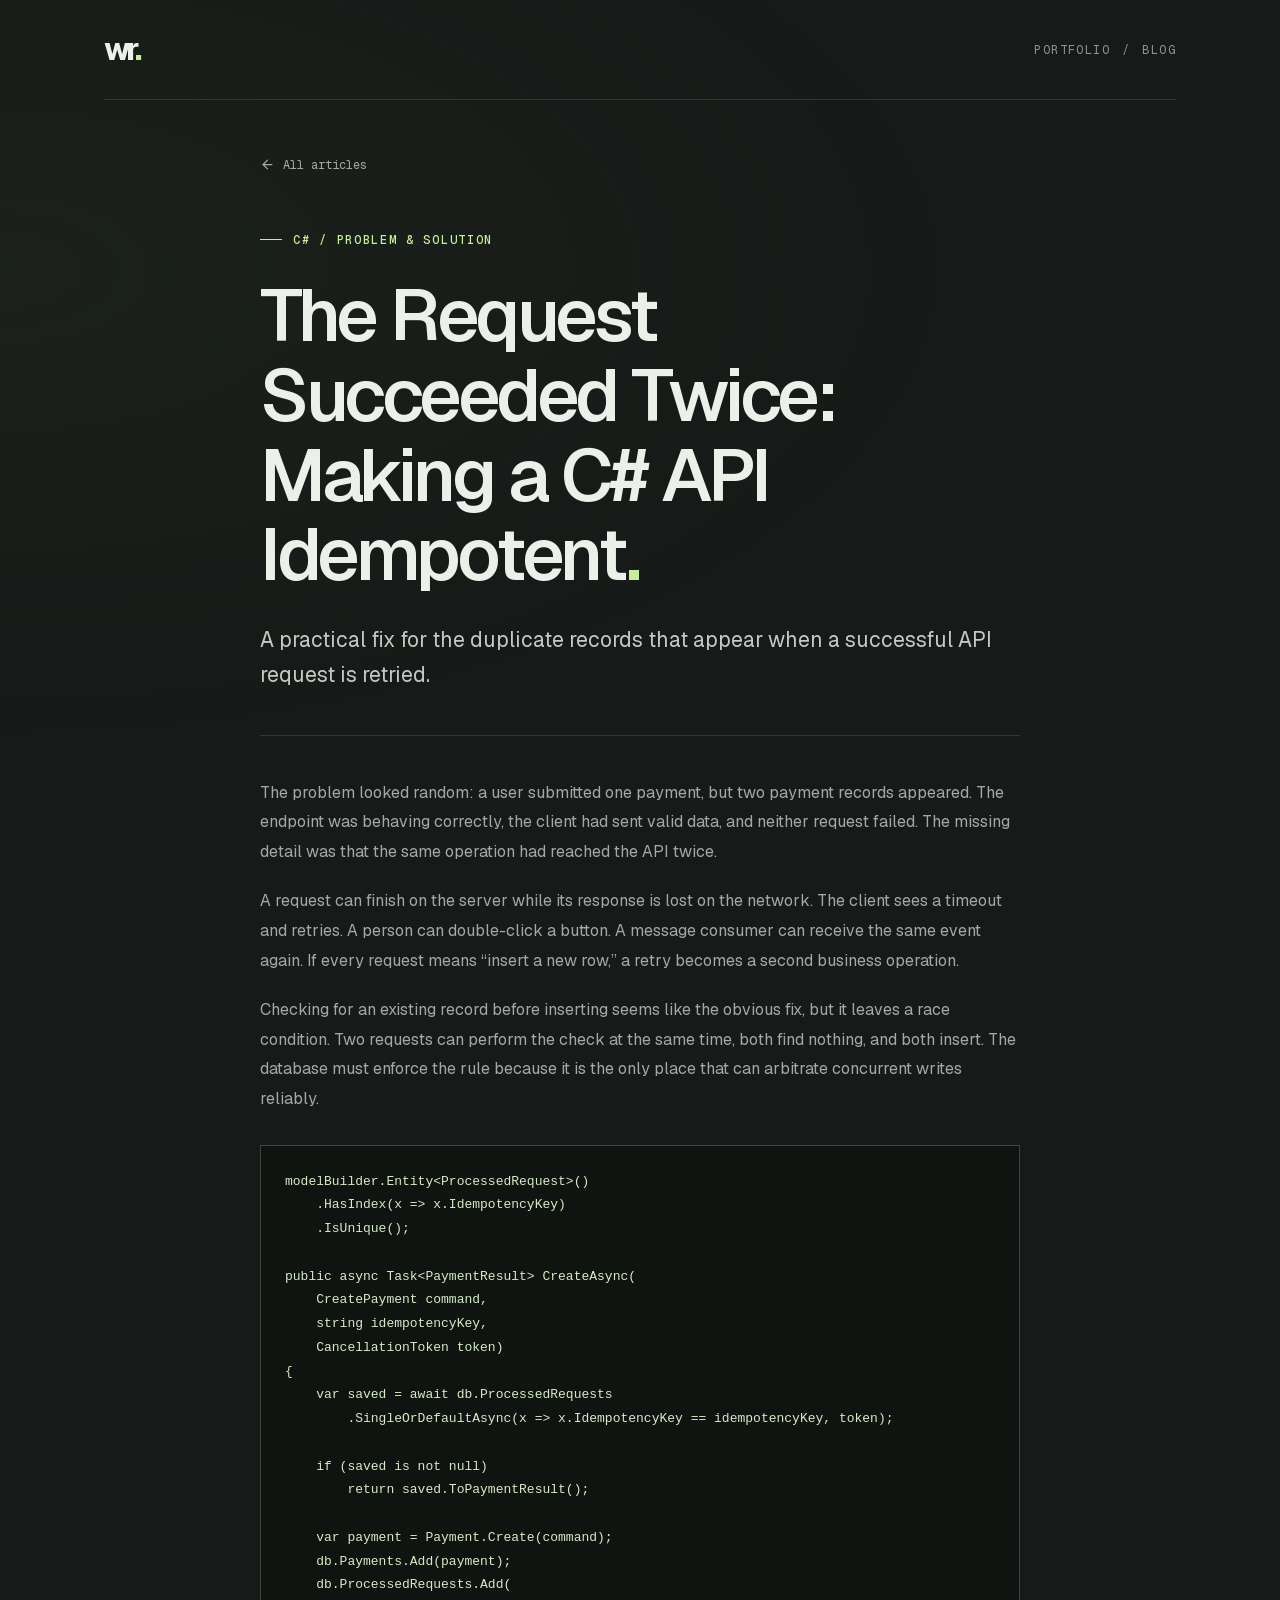
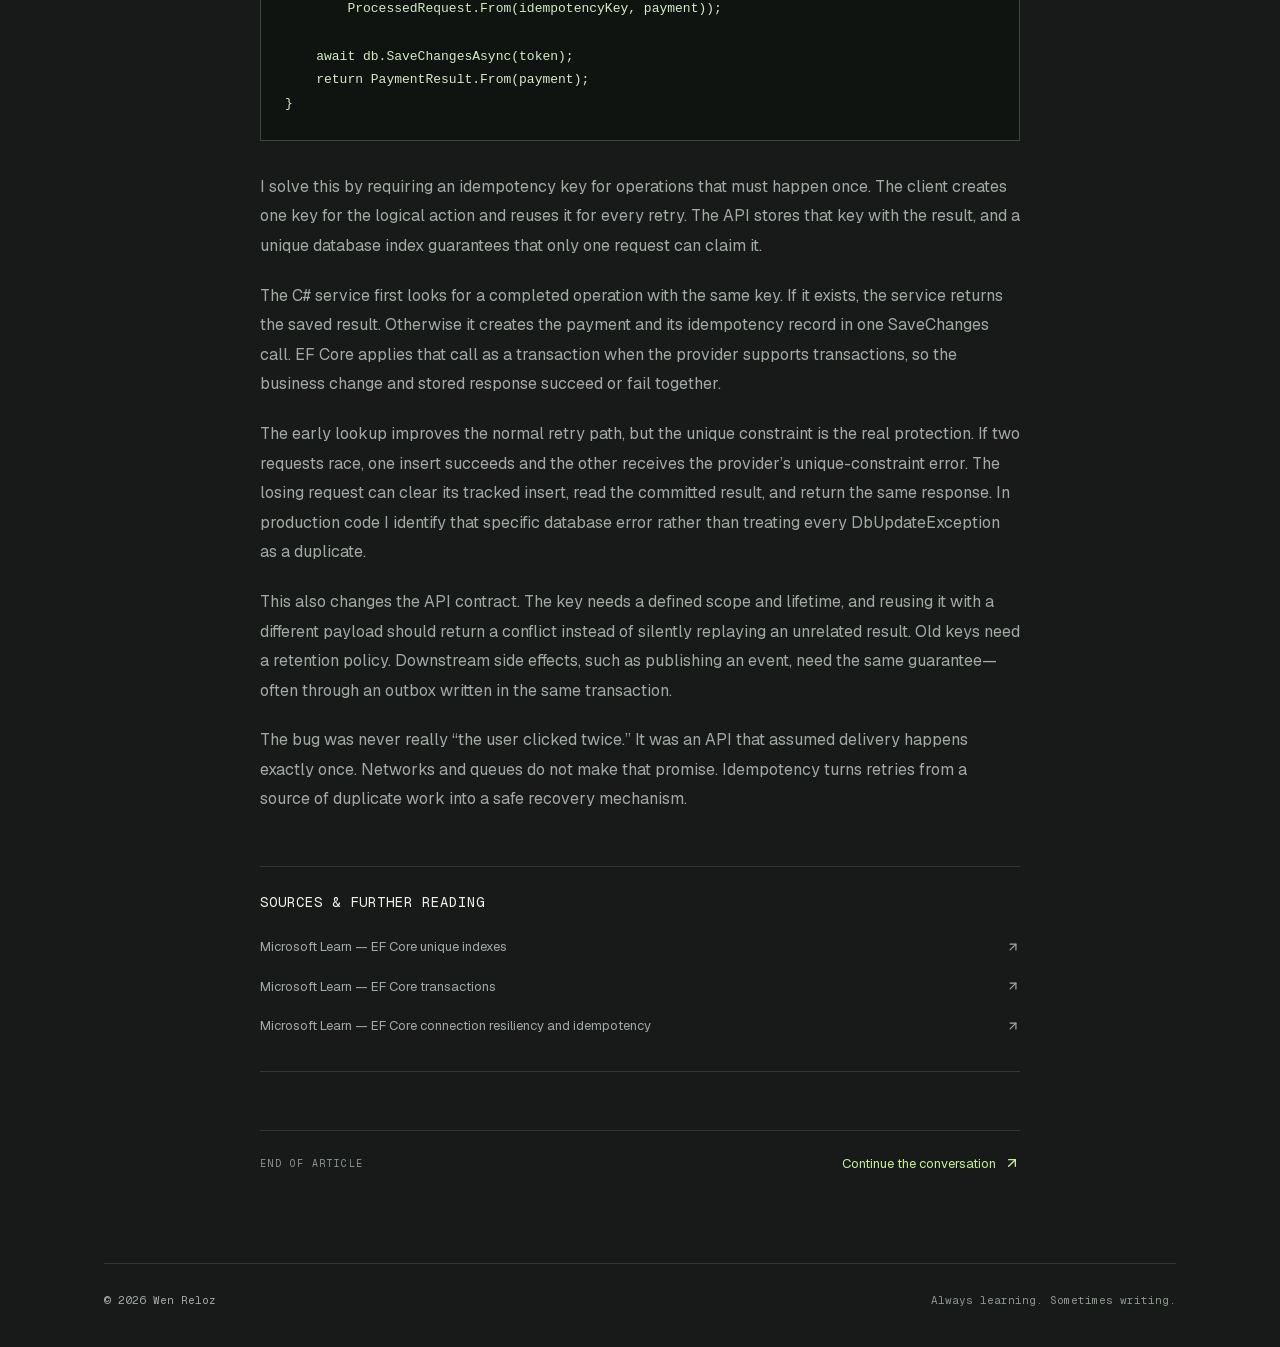
<file: blog/csharp-idempotent-requests.html>
<!DOCTYPE html><html lang="en"><head><meta charSet="utf-8"/><meta name="viewport" content="width=device-width, initial-scale=1"/><link rel="stylesheet" href="/_next/static/css/index.CRfa1FTx.css" data-rsc-css-href="/_next/static/css/index.CRfa1FTx.css" data-precedence="vite-rsc/importer-resources"/><link rel="modulepreload" fetchPriority="low" href="/_next/static/chunks/index-DnoracsL.js"/><script src="/_next/static/chunks/rolldown-runtime-C60lm6uB.js" type="module" async=""></script><script src="/_next/static/chunks/framework-D_rUT4EX.js" type="module" async=""></script><link rel="modulepreload" href="/_next/static/chunks/layout-segment-context-BGQtHg4R.js" crossorigin=""/><link rel="modulepreload" href="/_next/static/chunks/Icon-D0zGVybZ.js" crossorigin=""/><title>The Request Succeeded Twice: Making a C# API Idempotent — Wen Reloz</title><meta name="description" content="A practical fix for the duplicate records that appear when a successful API request is retried."/><link rel="icon" href="/icon.svg?bfaec3aee4d4638b" type="image/svg+xml" sizes="any"/><script>Object.assign(((self[Symbol.for("vinext.navigationRuntime")]??={bootstrap:{routeManifest:null},functions:{}}).bootstrap.rsc??={rsc:[]}),{params:{"slug":"csharp-idempotent-requests"},nav:{"pathname":"/blog/csharp-idempotent-requests","searchParams":[]}})</script><link rel="modulepreload" href="/_next/static/chunks/index-DnoracsL.js" />
<link rel="preload" href="/_next/static/_vinext_fonts/geist-8ac0455e797f/geist-98bbbccb.woff2" as="font" type="font/woff2" crossorigin />
<link rel="preload" href="/_next/static/_vinext_fonts/geist-mono-00e989178794/geist-mono-013b2f2f.woff2" as="font" type="font/woff2" crossorigin />
<style data-vinext-fonts>/* cyrillic-ext */
@font-face {
  font-family: 'Geist';
  font-style: normal;
  font-weight: 100 900;
  font-display: swap;
  src: url(/_next/static/_vinext_fonts/geist-8ac0455e797f/geist-ff2310f5.woff2) format('woff2');
  unicode-range: U+0460-052F, U+1C80-1C8A, U+20B4, U+2DE0-2DFF, U+A640-A69F, U+FE2E-FE2F;
}
/* cyrillic */
@font-face {
  font-family: 'Geist';
  font-style: normal;
  font-weight: 100 900;
  font-display: swap;
  src: url(/_next/static/_vinext_fonts/geist-8ac0455e797f/geist-875ccdd4.woff2) format('woff2');
  unicode-range: U+0301, U+0400-045F, U+0490-0491, U+04B0-04B1, U+2116;
}
/* vietnamese */
@font-face {
  font-family: 'Geist';
  font-style: normal;
  font-weight: 100 900;
  font-display: swap;
  src: url(/_next/static/_vinext_fonts/geist-8ac0455e797f/geist-52306abf.woff2) format('woff2');
  unicode-range: U+0102-0103, U+0110-0111, U+0128-0129, U+0168-0169, U+01A0-01A1, U+01AF-01B0, U+0300-0301, U+0303-0304, U+0308-0309, U+0323, U+0329, U+1EA0-1EF9, U+20AB;
}
/* latin-ext */
@font-face {
  font-family: 'Geist';
  font-style: normal;
  font-weight: 100 900;
  font-display: swap;
  src: url(/_next/static/_vinext_fonts/geist-8ac0455e797f/geist-001175b1.woff2) format('woff2');
  unicode-range: U+0100-02BA, U+02BD-02C5, U+02C7-02CC, U+02CE-02D7, U+02DD-02FF, U+0304, U+0308, U+0329, U+1D00-1DBF, U+1E00-1E9F, U+1EF2-1EFF, U+2020, U+20A0-20AB, U+20AD-20C0, U+2113, U+2C60-2C7F, U+A720-A7FF;
}
/* latin */
@font-face {
  font-family: 'Geist';
  font-style: normal;
  font-weight: 100 900;
  font-display: swap;
  src: url(/_next/static/_vinext_fonts/geist-8ac0455e797f/geist-98bbbccb.woff2) format('woff2');
  unicode-range: U+0000-00FF, U+0131, U+0152-0153, U+02BB-02BC, U+02C6, U+02DA, U+02DC, U+0304, U+0308, U+0329, U+2000-206F, U+20AC, U+2122, U+2191, U+2193, U+2212, U+2215, U+FEFF, U+FFFD;
}

@font-face {
  font-family: 'Geist Fallback';
  src: local("Arial");
  ascent-override: 95.94%;
  descent-override: 28.16%;
  line-gap-override: 0.00%;
  size-adjust: 104.76%;
}

.__font_geist_19ysh9d { font-family: 'Geist', 'Geist Fallback'; font-style: normal; }

.__variable_geist_19ysh9d { --font-geist-sans: 'Geist', 'Geist Fallback'; }

/* cyrillic-ext */
@font-face {
  font-family: 'Geist Mono';
  font-style: normal;
  font-weight: 100 900;
  font-display: swap;
  src: url(/_next/static/_vinext_fonts/geist-mono-00e989178794/geist-mono-f6b33328.woff2) format('woff2');
  unicode-range: U+0460-052F, U+1C80-1C8A, U+20B4, U+2DE0-2DFF, U+A640-A69F, U+FE2E-FE2F;
}
/* cyrillic */
@font-face {
  font-family: 'Geist Mono';
  font-style: normal;
  font-weight: 100 900;
  font-display: swap;
  src: url(/_next/static/_vinext_fonts/geist-mono-00e989178794/geist-mono-44e03052.woff2) format('woff2');
  unicode-range: U+0301, U+0400-045F, U+0490-0491, U+04B0-04B1, U+2116;
}
/* symbols2 */
@font-face {
  font-family: 'Geist Mono';
  font-style: normal;
  font-weight: 100 900;
  font-display: swap;
  src: url(/_next/static/_vinext_fonts/geist-mono-00e989178794/geist-mono-0638449e.woff2) format('woff2');
  unicode-range: U+2000-2001, U+2004-2008, U+200A, U+23B8-23BD, U+2500-259F;
}
/* vietnamese */
@font-face {
  font-family: 'Geist Mono';
  font-style: normal;
  font-weight: 100 900;
  font-display: swap;
  src: url(/_next/static/_vinext_fonts/geist-mono-00e989178794/geist-mono-971fb274.woff2) format('woff2');
  unicode-range: U+0102-0103, U+0110-0111, U+0128-0129, U+0168-0169, U+01A0-01A1, U+01AF-01B0, U+0300-0301, U+0303-0304, U+0308-0309, U+0323, U+0329, U+1EA0-1EF9, U+20AB;
}
/* latin-ext */
@font-face {
  font-family: 'Geist Mono';
  font-style: normal;
  font-weight: 100 900;
  font-display: swap;
  src: url(/_next/static/_vinext_fonts/geist-mono-00e989178794/geist-mono-44745446.woff2) format('woff2');
  unicode-range: U+0100-02BA, U+02BD-02C5, U+02C7-02CC, U+02CE-02D7, U+02DD-02FF, U+0304, U+0308, U+0329, U+1D00-1DBF, U+1E00-1E9F, U+1EF2-1EFF, U+2020, U+20A0-20AB, U+20AD-20C0, U+2113, U+2C60-2C7F, U+A720-A7FF;
}
/* latin */
@font-face {
  font-family: 'Geist Mono';
  font-style: normal;
  font-weight: 100 900;
  font-display: swap;
  src: url(/_next/static/_vinext_fonts/geist-mono-00e989178794/geist-mono-013b2f2f.woff2) format('woff2');
  unicode-range: U+0000-00FF, U+0131, U+0152-0153, U+02BB-02BC, U+02C6, U+02DA, U+02DC, U+0304, U+0308, U+0329, U+2000-206F, U+20AC, U+2122, U+2191, U+2193, U+2212, U+2215, U+FEFF, U+FFFD;
}

@font-face {
  font-family: 'Geist Mono Fallback';
  src: local("Arial");
  ascent-override: 74.67%;
  descent-override: 21.92%;
  line-gap-override: 0.00%;
  size-adjust: 134.59%;
}

.__font_geist_mono_1001rt9 { font-family: 'Geist Mono', 'Geist Mono Fallback'; font-style: normal; }

.__variable_geist_mono_1001rt9 { --font-geist-mono: 'Geist Mono', 'Geist Mono Fallback'; }
</style>
</head><body class="__variable_geist_19ysh9d __variable_geist_mono_1001rt9 antialiased"><div class="blog-shell"><header class="blog-header"><a href="/" class="wordmark" aria-label="Wen Reloz, home">wr<span>.</span></a><nav aria-label="Primary navigation"><a href="/">PORTFOLIO</a><span>/</span><a href="/blog">BLOG</a></nav></header><main class="article-shell"><a href="/blog" class="back-link"><svg xmlns="http://www.w3.org/2000/svg" width="15" height="15" viewBox="0 0 24 24" fill="none" stroke="currentColor" stroke-width="2" stroke-linecap="round" stroke-linejoin="round" class="lucide lucide-arrow-left" aria-hidden="true"><path d="m12 19-7-7 7-7"></path><path d="M19 12H5"></path></svg> All articles</a><article><p class="eyebrow"><span class="short-rule"></span> <!-- -->C# / PROBLEM &amp; SOLUTION</p><h1>The Request Succeeded Twice: Making a C# API Idempotent<span>.</span></h1><p class="article-lede">A practical fix for the duplicate records that appear when a successful API request is retried.</p><div class="article-rule"></div><div><p>The problem looked random: a user submitted one payment, but two payment records appeared. The endpoint was behaving correctly, the client had sent valid data, and neither request failed. The missing detail was that the same operation had reached the API twice.</p></div><div><p>A request can finish on the server while its response is lost on the network. The client sees a timeout and retries. A person can double-click a button. A message consumer can receive the same event again. If every request means “insert a new row,” a retry becomes a second business operation.</p></div><div><p>Checking for an existing record before inserting seems like the obvious fix, but it leaves a race condition. Two requests can perform the check at the same time, both find nothing, and both insert. The database must enforce the rule because it is the only place that can arbitrate concurrent writes reliably.</p><pre class="code-block" aria-label="C# example"><code>modelBuilder.Entity&lt;ProcessedRequest&gt;()
    .HasIndex(x =&gt; x.IdempotencyKey)
    .IsUnique();

public async Task&lt;PaymentResult&gt; CreateAsync(
    CreatePayment command,
    string idempotencyKey,
    CancellationToken token)
{
    var saved = await db.ProcessedRequests
        .SingleOrDefaultAsync(x =&gt; x.IdempotencyKey == idempotencyKey, token);

    if (saved is not null)
        return saved.ToPaymentResult();

    var payment = Payment.Create(command);
    db.Payments.Add(payment);
    db.ProcessedRequests.Add(
        ProcessedRequest.From(idempotencyKey, payment));

    await db.SaveChangesAsync(token);
    return PaymentResult.From(payment);
}</code></pre></div><div><p>I solve this by requiring an idempotency key for operations that must happen once. The client creates one key for the logical action and reuses it for every retry. The API stores that key with the result, and a unique database index guarantees that only one request can claim it.</p></div><div><p>The C# service first looks for a completed operation with the same key. If it exists, the service returns the saved result. Otherwise it creates the payment and its idempotency record in one SaveChanges call. EF Core applies that call as a transaction when the provider supports transactions, so the business change and stored response succeed or fail together.</p></div><div><p>The early lookup improves the normal retry path, but the unique constraint is the real protection. If two requests race, one insert succeeds and the other receives the provider’s unique-constraint error. The losing request can clear its tracked insert, read the committed result, and return the same response. In production code I identify that specific database error rather than treating every DbUpdateException as a duplicate.</p></div><div><p>This also changes the API contract. The key needs a defined scope and lifetime, and reusing it with a different payload should return a conflict instead of silently replaying an unrelated result. Old keys need a retention policy. Downstream side effects, such as publishing an event, need the same guarantee—often through an outbox written in the same transaction.</p></div><div><p>The bug was never really “the user clicked twice.” It was an API that assumed delivery happens exactly once. Networks and queues do not make that promise. Idempotency turns retries from a source of duplicate work into a safe recovery mechanism.</p></div><div class="article-sources"><h2>Sources &amp; further reading</h2><a href="https://learn.microsoft.com/en-us/ef/core/modeling/indexes" target="_blank" rel="noopener noreferrer">Microsoft Learn — EF Core unique indexes<svg xmlns="http://www.w3.org/2000/svg" width="14" height="14" viewBox="0 0 24 24" fill="none" stroke="currentColor" stroke-width="2" stroke-linecap="round" stroke-linejoin="round" class="lucide lucide-arrow-up-right" aria-hidden="true"><path d="M7 7h10v10"></path><path d="M7 17 17 7"></path></svg></a><a href="https://learn.microsoft.com/en-us/ef/core/saving/transactions" target="_blank" rel="noopener noreferrer">Microsoft Learn — EF Core transactions<svg xmlns="http://www.w3.org/2000/svg" width="14" height="14" viewBox="0 0 24 24" fill="none" stroke="currentColor" stroke-width="2" stroke-linecap="round" stroke-linejoin="round" class="lucide lucide-arrow-up-right" aria-hidden="true"><path d="M7 7h10v10"></path><path d="M7 17 17 7"></path></svg></a><a href="https://learn.microsoft.com/en-us/ef/core/miscellaneous/connection-resiliency" target="_blank" rel="noopener noreferrer">Microsoft Learn — EF Core connection resiliency and idempotency<svg xmlns="http://www.w3.org/2000/svg" width="14" height="14" viewBox="0 0 24 24" fill="none" stroke="currentColor" stroke-width="2" stroke-linecap="round" stroke-linejoin="round" class="lucide lucide-arrow-up-right" aria-hidden="true"><path d="M7 7h10v10"></path><path d="M7 17 17 7"></path></svg></a></div></article><aside class="article-end"><span>END OF ARTICLE</span><a href="https://www.linkedin.com/in/wen-reloz-767671206/" target="_blank" rel="noopener noreferrer">Continue the conversation <svg xmlns="http://www.w3.org/2000/svg" width="16" height="16" viewBox="0 0 24 24" fill="none" stroke="currentColor" stroke-width="2" stroke-linecap="round" stroke-linejoin="round" class="lucide lucide-arrow-up-right" aria-hidden="true"><path d="M7 7h10v10"></path><path d="M7 17 17 7"></path></svg></a></aside></main><footer class="blog-footer">© <!-- -->2026<!-- --> Wen Reloz <span>Always learning. Sometimes writing.</span></footer></div><script type="module" src="/_next/static/chunks/index-DnoracsL.js" id="_R_" async=""></script><script>((self[Symbol.for("vinext.navigationRuntime")]??={bootstrap:{routeManifest:null},functions:{}}).bootstrap.rsc??={rsc:[]}).rsc.push("0:{\"page:/blog/csharp-idempotent-requests\":\"$L1\",\"layout:/\":\"$L2\",\"route:/blog/csharp-idempotent-requests\":\"$L3\",\"__route\":\"route:/blog/csharp-idempotent-requests\",\"__interceptionContext\":null,\"__layoutIds\":[\"layout:/\"],\"__rootLayout\":\"/\",\"__bfcacheSegmentIdentities\":{\"layout:/\":\"[\\\"layout\\\",\\\"layout:/\\\",\\\"root-boundary:/\\\",\\\"\\\"]\",\"page:/blog/csharp-idempotent-requests\":\"[\\\"page\\\",\\\"page:/blog/:slug\\\",\\\"root-boundary:/\\\",\\\"[\\\\\\\"blog\\\\\\\",\\\\\\\"slug|csharp-idempotent-requests|d\\\\\\\"]\\\"]\"},\"__srcPage\":[\"blog\",\"[slug]\",\"page\"],\"__layoutFlags\":{\"layout:/\":\"s\"},\"__artifactCompatibility\":{\"schemaVersion\":1,\"graphVersion\":\"app-route-graph:1dc2cad8b8c78a84\",\"deploymentVersion\":\"63b44f95-35e1-4b18-93c6-6ccc48f036c0\",\"appElementsSchemaVersion\":1,\"rscPayloadSchemaVersion\":1,\"rootBoundaryId\":\"/\",\"renderEpoch\":null}}\n")</script><script>((self[Symbol.for("vinext.navigationRuntime")]??={bootstrap:{routeManifest:null},functions:{}}).bootstrap.rsc??={rsc:[]}).rsc.push("4:I[\"14fc73b21888\",[],\"Children\",1]\n")</script><script>((self[Symbol.for("vinext.navigationRuntime")]??={bootstrap:{routeManifest:null},functions:{}}).bootstrap.rsc??={rsc:[]}).rsc.push("5:I[\"637163f45a45\",[],\"GlobalErrorBoundary\",1]\n")</script><script>((self[Symbol.for("vinext.navigationRuntime")]??={bootstrap:{routeManifest:null},functions:{}}).bootstrap.rsc??={rsc:[]}).rsc.push("6:I[\"a9d91dab649f\",[],\"default\",1]\n")</script><script>((self[Symbol.for("vinext.navigationRuntime")]??={bootstrap:{routeManifest:null},functions:{}}).bootstrap.rsc??={rsc:[]}).rsc.push("7:I[\"637163f45a45\",[],\"ErrorBoundary\",1]\n")</script><script>((self[Symbol.for("vinext.navigationRuntime")]??={bootstrap:{routeManifest:null},functions:{}}).bootstrap.rsc??={rsc:[]}).rsc.push("8:I[\"2bcc92b006d9\",[],\"LayoutSegmentProvider\",1]\n")</script><script>((self[Symbol.for("vinext.navigationRuntime")]??={bootstrap:{routeManifest:null},functions:{}}).bootstrap.rsc??={rsc:[]}).rsc.push("9:I[\"14fc73b21888\",[],\"Slot\",1]\n")</script><script>((self[Symbol.for("vinext.navigationRuntime")]??={bootstrap:{routeManifest:null},functions:{}}).bootstrap.rsc??={rsc:[]}).rsc.push("a:I[\"637163f45a45\",[],\"NotFoundBoundary\",1]\n")</script><script>((self[Symbol.for("vinext.navigationRuntime")]??={bootstrap:{routeManifest:null},functions:{}}).bootstrap.rsc??={rsc:[]}).rsc.push("b:I[\"6d1ea468e736\",[],\"AppRouterScrollTarget\",1]\n")</script><script>((self[Symbol.for("vinext.navigationRuntime")]??={bootstrap:{routeManifest:null},functions:{}}).bootstrap.rsc??={rsc:[]}).rsc.push("c:I[\"637163f45a45\",[],\"RedirectBoundary\",1]\n")</script><script>((self[Symbol.for("vinext.navigationRuntime")]??={bootstrap:{routeManifest:null},functions:{}}).bootstrap.rsc??={rsc:[]}).rsc.push(":HL[\"/_next/static/css/index.CRfa1FTx.css\",\"style\"     ]\n")</script><script>((self[Symbol.for("vinext.navigationRuntime")]??={bootstrap:{routeManifest:null},functions:{}}).bootstrap.rsc??={rsc:[]}).rsc.push("2:[[[\"$\",\"link\",\"css:/_next/static/css/index.CRfa1FTx.css\",{\"rel\":\"stylesheet\",\"precedence\":\"vite-rsc/importer-resources\",\"href\":\"/_next/static/css/index.CRfa1FTx.css\",\"data-rsc-css-href\":\"/_next/static/css/index.CRfa1FTx.css\"}],\"$undefined\"],[\"$\",\"html\",null,{\"lang\":\"en\",\"children\":[\"$\",\"body\",null,{\"className\":\"__variable_geist_19ysh9d __variable_geist_mono_1001rt9 antialiased\",\"children\":[\"$\",\"$L4\",null,{}]}]}]]\n")</script><script>((self[Symbol.for("vinext.navigationRuntime")]??={bootstrap:{routeManifest:null},functions:{}}).bootstrap.rsc??={rsc:[]}).rsc.push("3:[[[\"$\",\"meta\",null,{\"charSet\":\"utf-8\"}],[[\"$\",\"title\",\"0\",{\"children\":\"The Request Succeeded Twice: Making a C# API Idempotent — Wen Reloz\"}],[\"$\",\"meta\",\"1\",{\"name\":\"description\",\"content\":\"A practical fix for the duplicate records that appear when a successful API request is retried.\"}],[\"$\",\"link\",\"2\",{\"data-vinext-streamed-icon\":\"$undefined\",\"rel\":\"icon\",\"href\":\"/icon.svg?bfaec3aee4d4638b\",\"type\":\"image/svg+xml\",\"sizes\":\"any\",\"color\":\"$undefined\",\"media\":\"$undefined\",\"fetchPriority\":\"$undefined\"}]],[[\"$\",\"meta\",\"0\",{\"name\":\"viewport\",\"content\":\"width=device-width, initial-scale=1\"}]]],[\"$\",\"$L5\",null,{\"fallback\":\"$6\",\"children\":[\"$\",\"$L7\",null,{\"fallback\":\"$6\",\"children\":[\"$\",\"$L8\",null,{\"providerId\":\"layout:/\",\"segmentMap\":{\"children\":[\"blog\",\"csharp-idempotent-requests\"]},\"children\":[\"$\",\"$L9\",null,{\"id\":\"layout:/\",\"parallelSlots\":\"$undefined\",\"children\":[\"$\",\"$La\",null,{\"resetKey\":\"blog\",\"fallback\":[[\"$\",\"title\",null,{\"children\":\"404: This page could not be found.\"}],[\"$\",\"div\",null,{\"style\":{\"fontFamily\":\"system-ui,\\\"Segoe UI\\\",Roboto,Helvetica,Arial,sans-serif,\\\"Apple Color Emoji\\\",\\\"Segoe UI Emoji\\\"\",\"height\":\"100vh\",\"textAlign\":\"center\",\"display\":\"flex\",\"flexDirection\":\"column\",\"alignItems\":\"center\",\"justifyContent\":\"center\"},\"children\":[\"$\",\"div\",null,{\"children\":[[\"$\",\"style\",null,{\"dangerouslySetInnerHTML\":{\"__html\":\"body{color:#000;background:#fff;margin:0}.next-error-h1{border-right:1px solid rgba(0,0,0,.3)}@media (prefers-color-scheme:dark){body{color:#fff;background:#000}.next-error-h1{border-right:1px solid rgba(255,255,255,.3)}}\"}}],[\"$\",\"h1\",null,{\"className\":\"next-error-h1\",\"style\":{\"display\":\"inline-block\",\"margin\":\"0 20px 0 0\",\"padding\":\"0 23px 0 0\",\"fontSize\":24,\"fontWeight\":500,\"verticalAlign\":\"top\",\"lineHeight\":\"49px\"},\"children\":404}],[\"$\",\"div\",null,{\"style\":{\"display\":\"inline-block\"},\"children\":[\"$\",\"h2\",null,{\"style\":{\"fontSize\":14,\"fontWeight\":400,\"lineHeight\":\"49px\",\"margin\":0},\"children\":\"This page could not be found.\"}]}]]}]}]],\"children\":[\"$\",\"$Lb\",null,{\"children\":[\"$\",\"$Lc\",null,{\"children\":[[\"$\",\"$L8\",null,{\"providerId\":\"page:/blog/csharp-idempotent-requests\",\"segmentMap\":{\"children\":[\"__PAGE__\"]},\"children\":[\"$\",\"$L9\",null,{\"id\":\"page:/blog/csharp-idempotent-requests\"}]}],null]}]}]}]}]}]}]}],null,null]\n")</script><script>((self[Symbol.for("vinext.navigationRuntime")]??={bootstrap:{routeManifest:null},functions:{}}).bootstrap.rsc??={rsc:[]}).rsc.push("d:I[\"066132fd2803\",[],\"default\",1]\n")</script><script>((self[Symbol.for("vinext.navigationRuntime")]??={bootstrap:{routeManifest:null},functions:{}}).bootstrap.rsc??={rsc:[]}).rsc.push("1:[\"$\",\"div\",null,{\"className\":\"blog-shell\",\"children\":[[\"$\",\"header\",null,{\"className\":\"blog-header\",\"children\":[[\"$\",\"a\",null,{\"href\":\"/\",\"className\":\"wordmark\",\"aria-label\":\"Wen Reloz, home\",\"children\":[\"wr\",[\"$\",\"span\",null,{\"children\":\".\"}]]}],[\"$\",\"nav\",null,{\"aria-label\":\"Primary navigation\",\"children\":[[\"$\",\"a\",null,{\"href\":\"/\",\"children\":\"PORTFOLIO\"}],[\"$\",\"span\",null,{\"children\":\"/\"}],[\"$\",\"a\",null,{\"href\":\"/blog\",\"children\":\"BLOG\"}]]}]]}],[\"$\",\"main\",null,{\"className\":\"article-shell\",\"children\":[[\"$\",\"a\",null,{\"href\":\"/blog\",\"className\":\"back-link\",\"children\":[[\"$\",\"$Ld\",null,{\"ref\":\"$undefined\",\"iconNode\":[[\"path\",{\"d\":\"m12 19-7-7 7-7\",\"key\":\"1l729n\"}],[\"path\",{\"d\":\"M19 12H5\",\"key\":\"x3x0zl\"}]],\"className\":\"lucide-arrow-left\",\"size\":15}],\" All articles\"]}],[\"$\",\"article\",null,{\"children\":[[\"$\",\"p\",null,{\"className\":\"eyebrow\",\"children\":[[\"$\",\"span\",null,{\"className\":\"short-rule\"}],\" \",\"C# / PROBLEM \u0026 SOLUTION\"]}],[\"$\",\"h1\",null,{\"children\":[\"The Request Succeeded Twice: Making a C# API Idempotent\",[\"$\",\"span\",null,{\"children\":\".\"}]]}],[\"$\",\"p\",null,{\"className\":\"article-lede\",\"children\":\"A practical fix for the duplicate records that appear when a successful API request is retried.\"}],\"$undefined\",[\"$\",\"div\",null,{\"className\":\"article-rule\"}],[[\"$\",\"div\",\"The problem looked random: a user submitted one payment, but two payment records appeared. The endpoint was behaving correctly, the client had sent valid data, and neither request failed. The missing detail was that the same operation had reached the API twice.\",{\"children\":[[\"$\",\"p\",null,{\"children\":\"The problem looked random: a user submitted one payment, but two payment records appeared. The endpoint was behaving correctly, the client had sent valid data, and neither request failed. The missing detail was that the same operation had reached the API twice.\"}],false]}],[\"$\",\"div\",\"A request can finish on the server while its response is lost on the network. The client sees a timeout and retries. A person can double-click a button. A message consumer can receive the same event again. If every request means “insert a new row,” a retry becomes a second business operation.\",{\"children\":[[\"$\",\"p\",null,{\"children\":\"A request can finish on the server while its response is lost on the network. The client sees a timeout and retries. A person can double-click a button. A message consumer can receive the same event again. If every request means “insert a new row,” a retry becomes a second business operation.\"}],false]}],[\"$\",\"div\",\"Checking for an existing record before inserting seems like the obvious fix, but it leaves a race condition. Two requests can perform the check at the same time, both find nothing, and both insert. The database must enforce the rule because it is the only place that can arbitrate concurrent writes reliably.\",{\"children\":[[\"$\",\"p\",null,{\"children\":\"Checking for an existing record before inserting seems like the obvious fix, but it leaves a race condition. Two requests can perform the check at the same time, both find nothing, and both insert. The database must enforce the rule because it is the only place that can arbitrate concurrent writes reliably.\"}],[\"$\",\"pre\",null,{\"className\":\"code-block\",\"aria-label\":\"C# example\",\"children\":[\"$\",\"code\",null,{\"children\":\"modelBuilder.Entity\u003cProcessedRequest\u003e()\\n    .HasIndex(x =\u003e x.IdempotencyKey)\\n    .IsUnique();\\n\\npublic async Task\u003cPaymentResult\u003e CreateAsync(\\n    CreatePayment command,\\n    string idempotencyKey,\\n    CancellationToken token)\\n{\\n    var saved = await db.ProcessedRequests\\n        .SingleOrDefaultAsync(x =\u003e x.IdempotencyKey == idempotencyKey, token);\\n\\n    if (saved is not null)\\n        return saved.ToPaymentResult();\\n\\n    var payment = Payment.Create(command);\\n    db.Payments.Add(payment);\\n    db.ProcessedRequests.Add(\\n        ProcessedRequest.From(idempotencyKey, payment));\\n\\n    await db.SaveChangesAsync(token);\\n    return PaymentResult.From(payment);\\n}\"}]}]]}],\"$Le\",\"$Lf\",\"$L10\",\"$L11\",\"$L12\"],\"$L13\"]}],\"$L14\"]}],\"$L15\"]}]\n")</script><script>((self[Symbol.for("vinext.navigationRuntime")]??={bootstrap:{routeManifest:null},functions:{}}).bootstrap.rsc??={rsc:[]}).rsc.push("e:[\"$\",\"div\",\"I solve this by requiring an idempotency key for operations that must happen once. The client creates one key for the logical action and reuses it for every retry. The API stores that key with the result, and a unique database index guarantees that only one request can claim it.\",{\"children\":[[\"$\",\"p\",null,{\"children\":\"I solve this by requiring an idempotency key for operations that must happen once. The client creates one key for the logical action and reuses it for every retry. The API stores that key with the result, and a unique database index guarantees that only one request can claim it.\"}],false]}]\n")</script><script>((self[Symbol.for("vinext.navigationRuntime")]??={bootstrap:{routeManifest:null},functions:{}}).bootstrap.rsc??={rsc:[]}).rsc.push("f:[\"$\",\"div\",\"The C# service first looks for a completed operation with the same key. If it exists, the service returns the saved result. Otherwise it creates the payment and its idempotency record in one SaveChanges call. EF Core applies that call as a transaction when the provider supports transactions, so the business change and stored response succeed or fail together.\",{\"children\":[[\"$\",\"p\",null,{\"children\":\"The C# service first looks for a completed operation with the same key. If it exists, the service returns the saved result. Otherwise it creates the payment and its idempotency record in one SaveChanges call. EF Core applies that call as a transaction when the provider supports transactions, so the business change and stored response succeed or fail together.\"}],false]}]\n")</script><script>((self[Symbol.for("vinext.navigationRuntime")]??={bootstrap:{routeManifest:null},functions:{}}).bootstrap.rsc??={rsc:[]}).rsc.push("10:[\"$\",\"div\",\"The early lookup improves the normal retry path, but the unique constraint is the real protection. If two requests race, one insert succeeds and the other receives the provider’s unique-constraint error. The losing request can clear its tracked insert, read the committed result, and return the same response. In production code I identify that specific database error rather than treating every DbUpdateException as a duplicate.\",{\"children\":[[\"$\",\"p\",null,{\"children\":\"The early lookup improves the normal retry path, but the unique constraint is the real protection. If two requests race, one insert succeeds and the other receives the provider’s unique-constraint error. The losing request can clear its tracked insert, read the committed result, and return the same response. In production code I identify that specific database error rather than treating every DbUpdateException as a duplicate.\"}],false]}]\n")</script><script>((self[Symbol.for("vinext.navigationRuntime")]??={bootstrap:{routeManifest:null},functions:{}}).bootstrap.rsc??={rsc:[]}).rsc.push("11:[\"$\",\"div\",\"This also changes the API contract. The key needs a defined scope and lifetime, and reusing it with a different payload should return a conflict instead of silently replaying an unrelated result. Old keys need a retention policy. Downstream side effects, such as publishing an event, need the same guarantee—often through an outbox written in the same transaction.\",{\"children\":[[\"$\",\"p\",null,{\"children\":\"This also changes the API contract. The key needs a defined scope and lifetime, and reusing it with a different payload should return a conflict instead of silently replaying an unrelated result. Old keys need a retention policy. Downstream side effects, such as publishing an event, need the same guarantee—often through an outbox written in the same transaction.\"}],false]}]\n")</script><script>((self[Symbol.for("vinext.navigationRuntime")]??={bootstrap:{routeManifest:null},functions:{}}).bootstrap.rsc??={rsc:[]}).rsc.push("12:[\"$\",\"div\",\"The bug was never really “the user clicked twice.” It was an API that assumed delivery happens exactly once. Networks and queues do not make that promise. Idempotency turns retries from a source of duplicate work into a safe recovery mechanism.\",{\"children\":[[\"$\",\"p\",null,{\"children\":\"The bug was never really “the user clicked twice.” It was an API that assumed delivery happens exactly once. Networks and queues do not make that promise. Idempotency turns retries from a source of duplicate work into a safe recovery mechanism.\"}],false]}]\n")</script><script>((self[Symbol.for("vinext.navigationRuntime")]??={bootstrap:{routeManifest:null},functions:{}}).bootstrap.rsc??={rsc:[]}).rsc.push("13:[\"$\",\"div\",null,{\"className\":\"article-sources\",\"children\":[[\"$\",\"h2\",null,{\"children\":\"Sources \u0026 further reading\"}],[[\"$\",\"a\",\"https://learn.microsoft.com/en-us/ef/core/modeling/indexes\",{\"href\":\"https://learn.microsoft.com/en-us/ef/core/modeling/indexes\",\"target\":\"_blank\",\"rel\":\"noopener noreferrer\",\"children\":[\"Microsoft Learn — EF Core unique indexes\",[\"$\",\"$Ld\",null,{\"ref\":\"$undefined\",\"iconNode\":[[\"path\",{\"d\":\"M7 7h10v10\",\"key\":\"1tivn9\"}],[\"path\",{\"d\":\"M7 17 17 7\",\"key\":\"1vkiza\"}]],\"className\":\"lucide-arrow-up-right\",\"size\":14}]]}],[\"$\",\"a\",\"https://learn.microsoft.com/en-us/ef/core/saving/transactions\",{\"href\":\"https://learn.microsoft.com/en-us/ef/core/saving/transactions\",\"target\":\"_blank\",\"rel\":\"noopener noreferrer\",\"children\":[\"Microsoft Learn — EF Core transactions\",[\"$\",\"$Ld\",null,{\"ref\":\"$undefined\",\"iconNode\":\"$13:props:children:1:0:props:children:1:props:iconNode\",\"className\":\"lucide-arrow-up-right\",\"size\":14}]]}],[\"$\",\"a\",\"https://learn.microsoft.com/en-us/ef/core/miscellaneous/connection-resiliency\",{\"href\":\"https://learn.microsoft.com/en-us/ef/core/miscellaneous/connection-resiliency\",\"target\":\"_blank\",\"rel\":\"noopener noreferrer\",\"children\":[\"Microsoft Learn — EF Core connection resiliency and idempotency\",[\"$\",\"$Ld\",null,{\"ref\":\"$undefined\",\"iconNode\":\"$13:props:children:1:0:props:children:1:props:iconNode\",\"className\":\"lucide-arrow-up-right\",\"size\":14}]]}]]]}]\n")</script><script>((self[Symbol.for("vinext.navigationRuntime")]??={bootstrap:{routeManifest:null},functions:{}}).bootstrap.rsc??={rsc:[]}).rsc.push("14:[\"$\",\"aside\",null,{\"className\":\"article-end\",\"children\":[[\"$\",\"span\",null,{\"children\":\"END OF ARTICLE\"}],[\"$\",\"a\",null,{\"href\":\"https://www.linkedin.com/in/wen-reloz-767671206/\",\"target\":\"_blank\",\"rel\":\"noopener noreferrer\",\"children\":[\"Continue the conversation \",[\"$\",\"$Ld\",null,{\"ref\":\"$undefined\",\"iconNode\":\"$13:props:children:1:0:props:children:1:props:iconNode\",\"className\":\"lucide-arrow-up-right\",\"size\":16}]]}]]}]\n")</script><script>((self[Symbol.for("vinext.navigationRuntime")]??={bootstrap:{routeManifest:null},functions:{}}).bootstrap.rsc??={rsc:[]}).rsc.push("15:[\"$\",\"footer\",null,{\"className\":\"blog-footer\",\"children\":[\"© \",2026,\" Wen Reloz \",[\"$\",\"span\",null,{\"children\":\"Always learning. Sometimes writing.\"}]]}]\n")</script><script>Object.assign(((self[Symbol.for("vinext.navigationRuntime")]??={bootstrap:{routeManifest:null},functions:{}}).bootstrap.rsc??={rsc:[]}),{"initialCacheKind":"static"});((self[Symbol.for("vinext.navigationRuntime")]??={bootstrap:{routeManifest:null},functions:{}}).bootstrap.rsc??={rsc:[]}).done=true</script></body></html>
</file>
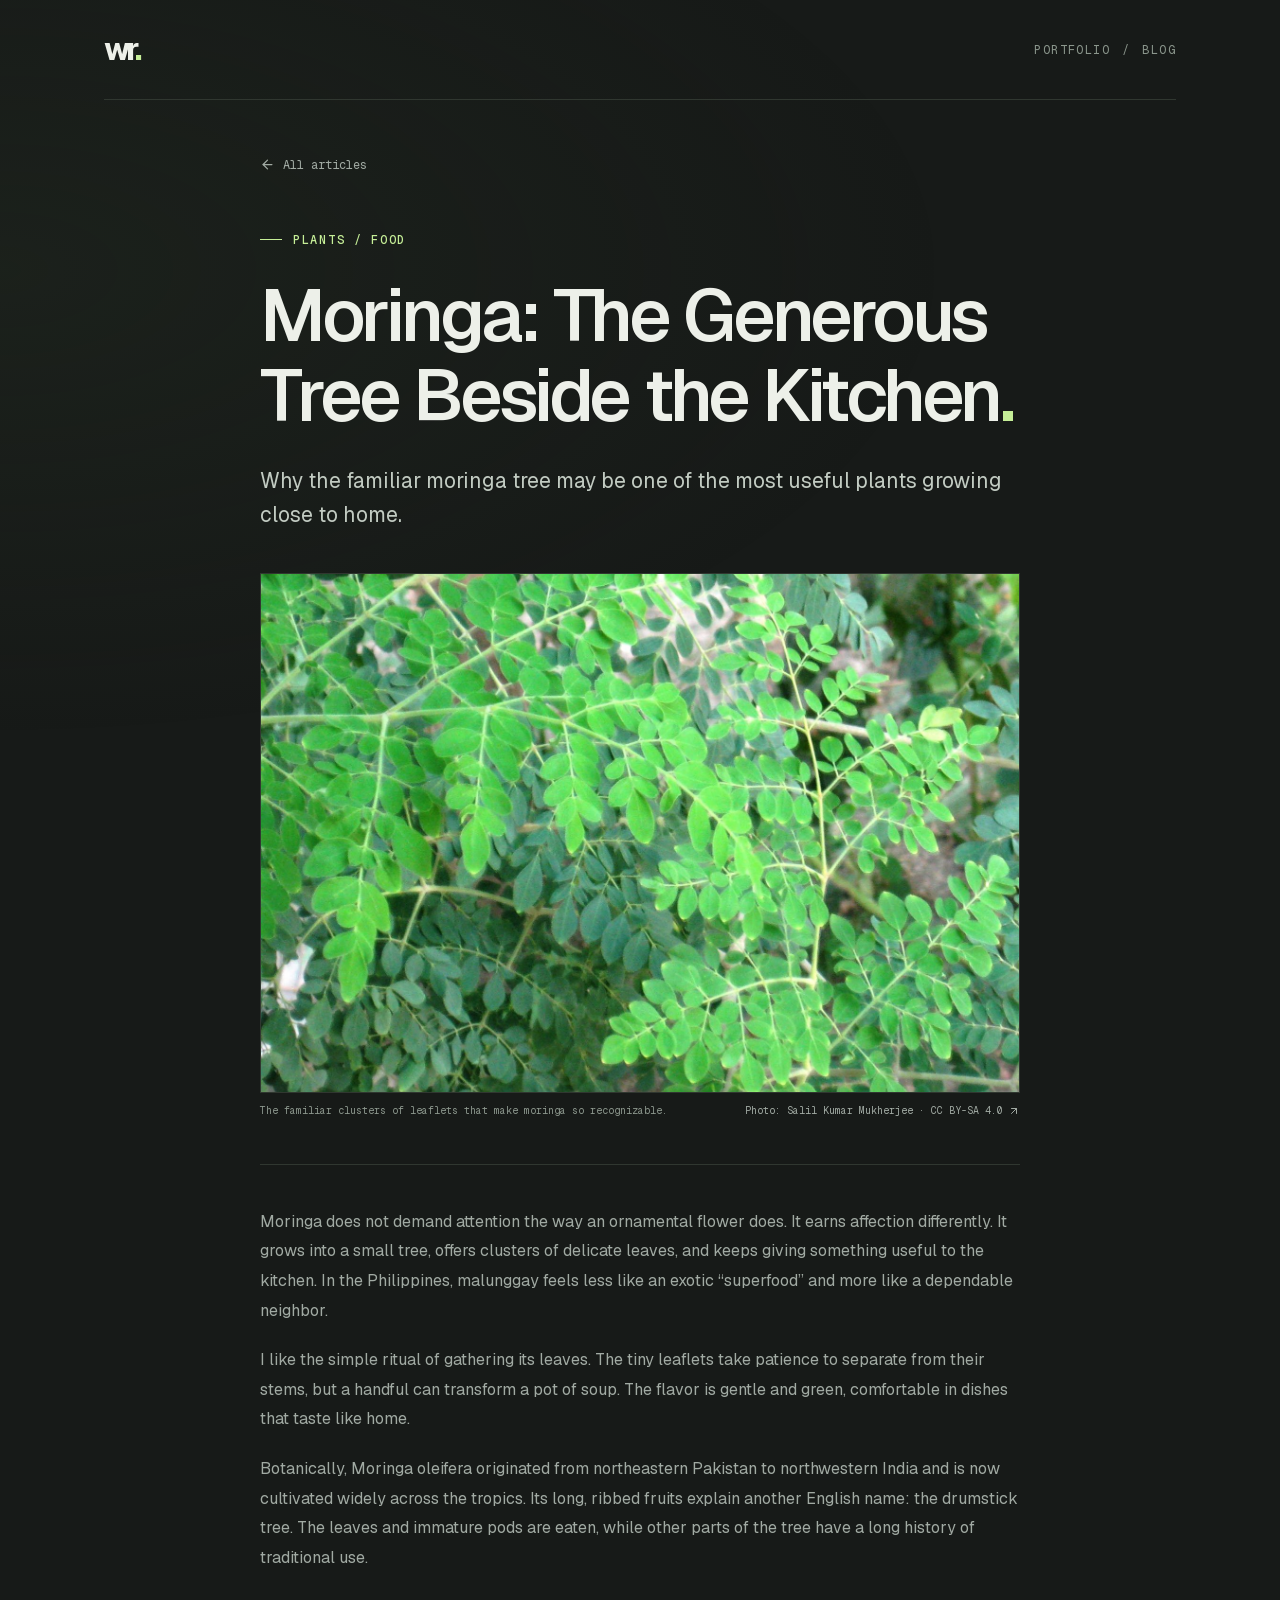
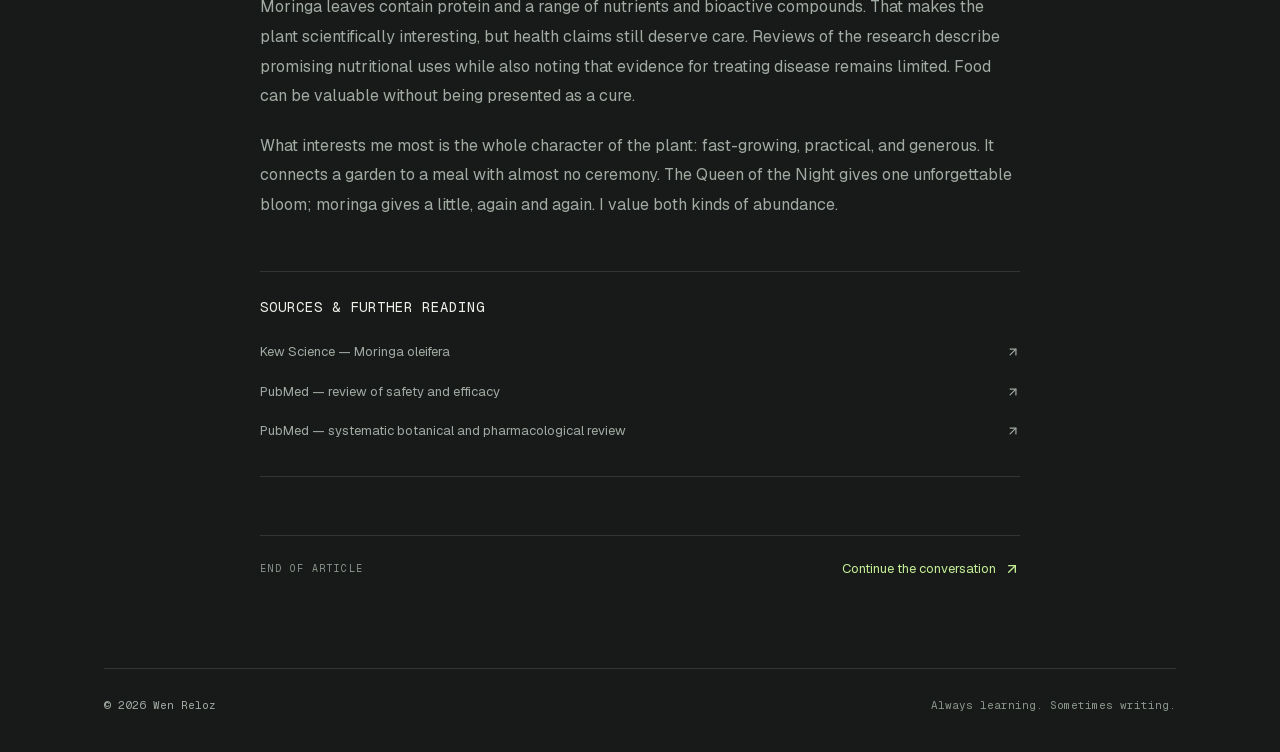
<file: blog/moringa-generous-tree.html>
<!DOCTYPE html><html lang="en"><head><meta charSet="utf-8"/><meta name="viewport" content="width=device-width, initial-scale=1"/><link rel="preload" href="/blog/moringa-story.jpg" as="image"/><link rel="stylesheet" href="/_next/static/css/index.CRfa1FTx.css" data-rsc-css-href="/_next/static/css/index.CRfa1FTx.css" data-precedence="vite-rsc/importer-resources"/><link rel="modulepreload" fetchPriority="low" href="/_next/static/chunks/index-DnoracsL.js"/><script src="/_next/static/chunks/rolldown-runtime-C60lm6uB.js" type="module" async=""></script><script src="/_next/static/chunks/framework-D_rUT4EX.js" type="module" async=""></script><link rel="modulepreload" href="/_next/static/chunks/layout-segment-context-BGQtHg4R.js" crossorigin=""/><link rel="modulepreload" href="/_next/static/chunks/Icon-D0zGVybZ.js" crossorigin=""/><title>Moringa: The Generous Tree Beside the Kitchen — Wen Reloz</title><meta name="description" content="Why the familiar moringa tree may be one of the most useful plants growing close to home."/><link rel="icon" href="/icon.svg?bfaec3aee4d4638b" type="image/svg+xml" sizes="any"/><script>Object.assign(((self[Symbol.for("vinext.navigationRuntime")]??={bootstrap:{routeManifest:null},functions:{}}).bootstrap.rsc??={rsc:[]}),{params:{"slug":"moringa-generous-tree"},nav:{"pathname":"/blog/moringa-generous-tree","searchParams":[]}})</script><link rel="modulepreload" href="/_next/static/chunks/index-DnoracsL.js" />
<link rel="preload" href="/_next/static/_vinext_fonts/geist-8ac0455e797f/geist-98bbbccb.woff2" as="font" type="font/woff2" crossorigin />
<link rel="preload" href="/_next/static/_vinext_fonts/geist-mono-00e989178794/geist-mono-013b2f2f.woff2" as="font" type="font/woff2" crossorigin />
<style data-vinext-fonts>/* cyrillic-ext */
@font-face {
  font-family: 'Geist';
  font-style: normal;
  font-weight: 100 900;
  font-display: swap;
  src: url(/_next/static/_vinext_fonts/geist-8ac0455e797f/geist-ff2310f5.woff2) format('woff2');
  unicode-range: U+0460-052F, U+1C80-1C8A, U+20B4, U+2DE0-2DFF, U+A640-A69F, U+FE2E-FE2F;
}
/* cyrillic */
@font-face {
  font-family: 'Geist';
  font-style: normal;
  font-weight: 100 900;
  font-display: swap;
  src: url(/_next/static/_vinext_fonts/geist-8ac0455e797f/geist-875ccdd4.woff2) format('woff2');
  unicode-range: U+0301, U+0400-045F, U+0490-0491, U+04B0-04B1, U+2116;
}
/* vietnamese */
@font-face {
  font-family: 'Geist';
  font-style: normal;
  font-weight: 100 900;
  font-display: swap;
  src: url(/_next/static/_vinext_fonts/geist-8ac0455e797f/geist-52306abf.woff2) format('woff2');
  unicode-range: U+0102-0103, U+0110-0111, U+0128-0129, U+0168-0169, U+01A0-01A1, U+01AF-01B0, U+0300-0301, U+0303-0304, U+0308-0309, U+0323, U+0329, U+1EA0-1EF9, U+20AB;
}
/* latin-ext */
@font-face {
  font-family: 'Geist';
  font-style: normal;
  font-weight: 100 900;
  font-display: swap;
  src: url(/_next/static/_vinext_fonts/geist-8ac0455e797f/geist-001175b1.woff2) format('woff2');
  unicode-range: U+0100-02BA, U+02BD-02C5, U+02C7-02CC, U+02CE-02D7, U+02DD-02FF, U+0304, U+0308, U+0329, U+1D00-1DBF, U+1E00-1E9F, U+1EF2-1EFF, U+2020, U+20A0-20AB, U+20AD-20C0, U+2113, U+2C60-2C7F, U+A720-A7FF;
}
/* latin */
@font-face {
  font-family: 'Geist';
  font-style: normal;
  font-weight: 100 900;
  font-display: swap;
  src: url(/_next/static/_vinext_fonts/geist-8ac0455e797f/geist-98bbbccb.woff2) format('woff2');
  unicode-range: U+0000-00FF, U+0131, U+0152-0153, U+02BB-02BC, U+02C6, U+02DA, U+02DC, U+0304, U+0308, U+0329, U+2000-206F, U+20AC, U+2122, U+2191, U+2193, U+2212, U+2215, U+FEFF, U+FFFD;
}

@font-face {
  font-family: 'Geist Fallback';
  src: local("Arial");
  ascent-override: 95.94%;
  descent-override: 28.16%;
  line-gap-override: 0.00%;
  size-adjust: 104.76%;
}

.__font_geist_19ysh9d { font-family: 'Geist', 'Geist Fallback'; font-style: normal; }

.__variable_geist_19ysh9d { --font-geist-sans: 'Geist', 'Geist Fallback'; }

/* cyrillic-ext */
@font-face {
  font-family: 'Geist Mono';
  font-style: normal;
  font-weight: 100 900;
  font-display: swap;
  src: url(/_next/static/_vinext_fonts/geist-mono-00e989178794/geist-mono-f6b33328.woff2) format('woff2');
  unicode-range: U+0460-052F, U+1C80-1C8A, U+20B4, U+2DE0-2DFF, U+A640-A69F, U+FE2E-FE2F;
}
/* cyrillic */
@font-face {
  font-family: 'Geist Mono';
  font-style: normal;
  font-weight: 100 900;
  font-display: swap;
  src: url(/_next/static/_vinext_fonts/geist-mono-00e989178794/geist-mono-44e03052.woff2) format('woff2');
  unicode-range: U+0301, U+0400-045F, U+0490-0491, U+04B0-04B1, U+2116;
}
/* symbols2 */
@font-face {
  font-family: 'Geist Mono';
  font-style: normal;
  font-weight: 100 900;
  font-display: swap;
  src: url(/_next/static/_vinext_fonts/geist-mono-00e989178794/geist-mono-0638449e.woff2) format('woff2');
  unicode-range: U+2000-2001, U+2004-2008, U+200A, U+23B8-23BD, U+2500-259F;
}
/* vietnamese */
@font-face {
  font-family: 'Geist Mono';
  font-style: normal;
  font-weight: 100 900;
  font-display: swap;
  src: url(/_next/static/_vinext_fonts/geist-mono-00e989178794/geist-mono-971fb274.woff2) format('woff2');
  unicode-range: U+0102-0103, U+0110-0111, U+0128-0129, U+0168-0169, U+01A0-01A1, U+01AF-01B0, U+0300-0301, U+0303-0304, U+0308-0309, U+0323, U+0329, U+1EA0-1EF9, U+20AB;
}
/* latin-ext */
@font-face {
  font-family: 'Geist Mono';
  font-style: normal;
  font-weight: 100 900;
  font-display: swap;
  src: url(/_next/static/_vinext_fonts/geist-mono-00e989178794/geist-mono-44745446.woff2) format('woff2');
  unicode-range: U+0100-02BA, U+02BD-02C5, U+02C7-02CC, U+02CE-02D7, U+02DD-02FF, U+0304, U+0308, U+0329, U+1D00-1DBF, U+1E00-1E9F, U+1EF2-1EFF, U+2020, U+20A0-20AB, U+20AD-20C0, U+2113, U+2C60-2C7F, U+A720-A7FF;
}
/* latin */
@font-face {
  font-family: 'Geist Mono';
  font-style: normal;
  font-weight: 100 900;
  font-display: swap;
  src: url(/_next/static/_vinext_fonts/geist-mono-00e989178794/geist-mono-013b2f2f.woff2) format('woff2');
  unicode-range: U+0000-00FF, U+0131, U+0152-0153, U+02BB-02BC, U+02C6, U+02DA, U+02DC, U+0304, U+0308, U+0329, U+2000-206F, U+20AC, U+2122, U+2191, U+2193, U+2212, U+2215, U+FEFF, U+FFFD;
}

@font-face {
  font-family: 'Geist Mono Fallback';
  src: local("Arial");
  ascent-override: 74.67%;
  descent-override: 21.92%;
  line-gap-override: 0.00%;
  size-adjust: 134.59%;
}

.__font_geist_mono_1001rt9 { font-family: 'Geist Mono', 'Geist Mono Fallback'; font-style: normal; }

.__variable_geist_mono_1001rt9 { --font-geist-mono: 'Geist Mono', 'Geist Mono Fallback'; }
</style>
</head><body class="__variable_geist_19ysh9d __variable_geist_mono_1001rt9 antialiased"><div class="blog-shell"><header class="blog-header"><a href="/" class="wordmark" aria-label="Wen Reloz, home">wr<span>.</span></a><nav aria-label="Primary navigation"><a href="/">PORTFOLIO</a><span>/</span><a href="/blog">BLOG</a></nav></header><main class="article-shell"><a href="/blog" class="back-link"><svg xmlns="http://www.w3.org/2000/svg" width="15" height="15" viewBox="0 0 24 24" fill="none" stroke="currentColor" stroke-width="2" stroke-linecap="round" stroke-linejoin="round" class="lucide lucide-arrow-left" aria-hidden="true"><path d="m12 19-7-7 7-7"></path><path d="M19 12H5"></path></svg> All articles</a><article><p class="eyebrow"><span class="short-rule"></span> <!-- -->PLANTS / FOOD</p><h1>Moringa: The Generous Tree Beside the Kitchen<span>.</span></h1><p class="article-lede">Why the familiar moringa tree may be one of the most useful plants growing close to home.</p><figure class="article-image"><img src="/blog/moringa-story.jpg" alt="Branches filled with small green moringa leaflets"/><figcaption>The familiar clusters of leaflets that make moringa so recognizable.<!-- --> <a href="https://commons.wikimedia.org/wiki/File:Moringa_leaves.jpg" target="_blank" rel="noopener noreferrer">Photo: <!-- -->Salil Kumar Mukherjee · CC BY-SA 4.0<svg xmlns="http://www.w3.org/2000/svg" width="12" height="12" viewBox="0 0 24 24" fill="none" stroke="currentColor" stroke-width="2" stroke-linecap="round" stroke-linejoin="round" class="lucide lucide-arrow-up-right" aria-hidden="true"><path d="M7 7h10v10"></path><path d="M7 17 17 7"></path></svg></a></figcaption></figure><div class="article-rule"></div><div><p>Moringa does not demand attention the way an ornamental flower does. It earns affection differently. It grows into a small tree, offers clusters of delicate leaves, and keeps giving something useful to the kitchen. In the Philippines, malunggay feels less like an exotic “superfood” and more like a dependable neighbor.</p></div><div><p>I like the simple ritual of gathering its leaves. The tiny leaflets take patience to separate from their stems, but a handful can transform a pot of soup. The flavor is gentle and green, comfortable in dishes that taste like home.</p></div><div><p>Botanically, Moringa oleifera originated from northeastern Pakistan to northwestern India and is now cultivated widely across the tropics. Its long, ribbed fruits explain another English name: the drumstick tree. The leaves and immature pods are eaten, while other parts of the tree have a long history of traditional use.</p></div><div><p>Moringa leaves contain protein and a range of nutrients and bioactive compounds. That makes the plant scientifically interesting, but health claims still deserve care. Reviews of the research describe promising nutritional uses while also noting that evidence for treating disease remains limited. Food can be valuable without being presented as a cure.</p></div><div><p>What interests me most is the whole character of the plant: fast-growing, practical, and generous. It connects a garden to a meal with almost no ceremony. The Queen of the Night gives one unforgettable bloom; moringa gives a little, again and again. I value both kinds of abundance.</p></div><div class="article-sources"><h2>Sources &amp; further reading</h2><a href="https://powo.science.kew.org/taxon/urn%3Alsid%3Aipni.org%3Anames%3A584736-1/general-information" target="_blank" rel="noopener noreferrer">Kew Science — Moringa oleifera<svg xmlns="http://www.w3.org/2000/svg" width="14" height="14" viewBox="0 0 24 24" fill="none" stroke="currentColor" stroke-width="2" stroke-linecap="round" stroke-linejoin="round" class="lucide lucide-arrow-up-right" aria-hidden="true"><path d="M7 7h10v10"></path><path d="M7 17 17 7"></path></svg></a><a href="https://pubmed.ncbi.nlm.nih.gov/25808883/" target="_blank" rel="noopener noreferrer">PubMed — review of safety and efficacy<svg xmlns="http://www.w3.org/2000/svg" width="14" height="14" viewBox="0 0 24 24" fill="none" stroke="currentColor" stroke-width="2" stroke-linecap="round" stroke-linejoin="round" class="lucide lucide-arrow-up-right" aria-hidden="true"><path d="M7 7h10v10"></path><path d="M7 17 17 7"></path></svg></a><a href="https://pubmed.ncbi.nlm.nih.gov/34718669/" target="_blank" rel="noopener noreferrer">PubMed — systematic botanical and pharmacological review<svg xmlns="http://www.w3.org/2000/svg" width="14" height="14" viewBox="0 0 24 24" fill="none" stroke="currentColor" stroke-width="2" stroke-linecap="round" stroke-linejoin="round" class="lucide lucide-arrow-up-right" aria-hidden="true"><path d="M7 7h10v10"></path><path d="M7 17 17 7"></path></svg></a></div></article><aside class="article-end"><span>END OF ARTICLE</span><a href="https://www.linkedin.com/in/wen-reloz-767671206/" target="_blank" rel="noopener noreferrer">Continue the conversation <svg xmlns="http://www.w3.org/2000/svg" width="16" height="16" viewBox="0 0 24 24" fill="none" stroke="currentColor" stroke-width="2" stroke-linecap="round" stroke-linejoin="round" class="lucide lucide-arrow-up-right" aria-hidden="true"><path d="M7 7h10v10"></path><path d="M7 17 17 7"></path></svg></a></aside></main><footer class="blog-footer">© <!-- -->2026<!-- --> Wen Reloz <span>Always learning. Sometimes writing.</span></footer></div><script type="module" src="/_next/static/chunks/index-DnoracsL.js" id="_R_" async=""></script><script>((self[Symbol.for("vinext.navigationRuntime")]??={bootstrap:{routeManifest:null},functions:{}}).bootstrap.rsc??={rsc:[]}).rsc.push("0:{\"page:/blog/moringa-generous-tree\":\"$L1\",\"layout:/\":\"$L2\",\"route:/blog/moringa-generous-tree\":\"$L3\",\"__route\":\"route:/blog/moringa-generous-tree\",\"__interceptionContext\":null,\"__layoutIds\":[\"layout:/\"],\"__rootLayout\":\"/\",\"__bfcacheSegmentIdentities\":{\"layout:/\":\"[\\\"layout\\\",\\\"layout:/\\\",\\\"root-boundary:/\\\",\\\"\\\"]\",\"page:/blog/moringa-generous-tree\":\"[\\\"page\\\",\\\"page:/blog/:slug\\\",\\\"root-boundary:/\\\",\\\"[\\\\\\\"blog\\\\\\\",\\\\\\\"slug|moringa-generous-tree|d\\\\\\\"]\\\"]\"},\"__srcPage\":[\"blog\",\"[slug]\",\"page\"],\"__layoutFlags\":{\"layout:/\":\"s\"},\"__artifactCompatibility\":{\"schemaVersion\":1,\"graphVersion\":\"app-route-graph:1dc2cad8b8c78a84\",\"deploymentVersion\":\"63b44f95-35e1-4b18-93c6-6ccc48f036c0\",\"appElementsSchemaVersion\":1,\"rscPayloadSchemaVersion\":1,\"rootBoundaryId\":\"/\",\"renderEpoch\":null}}\n")</script><script>((self[Symbol.for("vinext.navigationRuntime")]??={bootstrap:{routeManifest:null},functions:{}}).bootstrap.rsc??={rsc:[]}).rsc.push("4:I[\"14fc73b21888\",[],\"Children\",1]\n")</script><script>((self[Symbol.for("vinext.navigationRuntime")]??={bootstrap:{routeManifest:null},functions:{}}).bootstrap.rsc??={rsc:[]}).rsc.push("5:I[\"637163f45a45\",[],\"GlobalErrorBoundary\",1]\n")</script><script>((self[Symbol.for("vinext.navigationRuntime")]??={bootstrap:{routeManifest:null},functions:{}}).bootstrap.rsc??={rsc:[]}).rsc.push("6:I[\"a9d91dab649f\",[],\"default\",1]\n")</script><script>((self[Symbol.for("vinext.navigationRuntime")]??={bootstrap:{routeManifest:null},functions:{}}).bootstrap.rsc??={rsc:[]}).rsc.push("7:I[\"637163f45a45\",[],\"ErrorBoundary\",1]\n")</script><script>((self[Symbol.for("vinext.navigationRuntime")]??={bootstrap:{routeManifest:null},functions:{}}).bootstrap.rsc??={rsc:[]}).rsc.push("8:I[\"2bcc92b006d9\",[],\"LayoutSegmentProvider\",1]\n")</script><script>((self[Symbol.for("vinext.navigationRuntime")]??={bootstrap:{routeManifest:null},functions:{}}).bootstrap.rsc??={rsc:[]}).rsc.push("9:I[\"14fc73b21888\",[],\"Slot\",1]\n")</script><script>((self[Symbol.for("vinext.navigationRuntime")]??={bootstrap:{routeManifest:null},functions:{}}).bootstrap.rsc??={rsc:[]}).rsc.push("a:I[\"637163f45a45\",[],\"NotFoundBoundary\",1]\n")</script><script>((self[Symbol.for("vinext.navigationRuntime")]??={bootstrap:{routeManifest:null},functions:{}}).bootstrap.rsc??={rsc:[]}).rsc.push("b:I[\"6d1ea468e736\",[],\"AppRouterScrollTarget\",1]\n")</script><script>((self[Symbol.for("vinext.navigationRuntime")]??={bootstrap:{routeManifest:null},functions:{}}).bootstrap.rsc??={rsc:[]}).rsc.push("c:I[\"637163f45a45\",[],\"RedirectBoundary\",1]\n")</script><script>((self[Symbol.for("vinext.navigationRuntime")]??={bootstrap:{routeManifest:null},functions:{}}).bootstrap.rsc??={rsc:[]}).rsc.push(":HL[\"/_next/static/css/index.CRfa1FTx.css\",\"style\"     ]\n")</script><script>((self[Symbol.for("vinext.navigationRuntime")]??={bootstrap:{routeManifest:null},functions:{}}).bootstrap.rsc??={rsc:[]}).rsc.push("2:[[[\"$\",\"link\",\"css:/_next/static/css/index.CRfa1FTx.css\",{\"rel\":\"stylesheet\",\"precedence\":\"vite-rsc/importer-resources\",\"href\":\"/_next/static/css/index.CRfa1FTx.css\",\"data-rsc-css-href\":\"/_next/static/css/index.CRfa1FTx.css\"}],\"$undefined\"],[\"$\",\"html\",null,{\"lang\":\"en\",\"children\":[\"$\",\"body\",null,{\"className\":\"__variable_geist_19ysh9d __variable_geist_mono_1001rt9 antialiased\",\"children\":[\"$\",\"$L4\",null,{}]}]}]]\n")</script><script>((self[Symbol.for("vinext.navigationRuntime")]??={bootstrap:{routeManifest:null},functions:{}}).bootstrap.rsc??={rsc:[]}).rsc.push("3:[[[\"$\",\"meta\",null,{\"charSet\":\"utf-8\"}],[[\"$\",\"title\",\"0\",{\"children\":\"Moringa: The Generous Tree Beside the Kitchen — Wen Reloz\"}],[\"$\",\"meta\",\"1\",{\"name\":\"description\",\"content\":\"Why the familiar moringa tree may be one of the most useful plants growing close to home.\"}],[\"$\",\"link\",\"2\",{\"data-vinext-streamed-icon\":\"$undefined\",\"rel\":\"icon\",\"href\":\"/icon.svg?bfaec3aee4d4638b\",\"type\":\"image/svg+xml\",\"sizes\":\"any\",\"color\":\"$undefined\",\"media\":\"$undefined\",\"fetchPriority\":\"$undefined\"}]],[[\"$\",\"meta\",\"0\",{\"name\":\"viewport\",\"content\":\"width=device-width, initial-scale=1\"}]]],[\"$\",\"$L5\",null,{\"fallback\":\"$6\",\"children\":[\"$\",\"$L7\",null,{\"fallback\":\"$6\",\"children\":[\"$\",\"$L8\",null,{\"providerId\":\"layout:/\",\"segmentMap\":{\"children\":[\"blog\",\"moringa-generous-tree\"]},\"children\":[\"$\",\"$L9\",null,{\"id\":\"layout:/\",\"parallelSlots\":\"$undefined\",\"children\":[\"$\",\"$La\",null,{\"resetKey\":\"blog\",\"fallback\":[[\"$\",\"title\",null,{\"children\":\"404: This page could not be found.\"}],[\"$\",\"div\",null,{\"style\":{\"fontFamily\":\"system-ui,\\\"Segoe UI\\\",Roboto,Helvetica,Arial,sans-serif,\\\"Apple Color Emoji\\\",\\\"Segoe UI Emoji\\\"\",\"height\":\"100vh\",\"textAlign\":\"center\",\"display\":\"flex\",\"flexDirection\":\"column\",\"alignItems\":\"center\",\"justifyContent\":\"center\"},\"children\":[\"$\",\"div\",null,{\"children\":[[\"$\",\"style\",null,{\"dangerouslySetInnerHTML\":{\"__html\":\"body{color:#000;background:#fff;margin:0}.next-error-h1{border-right:1px solid rgba(0,0,0,.3)}@media (prefers-color-scheme:dark){body{color:#fff;background:#000}.next-error-h1{border-right:1px solid rgba(255,255,255,.3)}}\"}}],[\"$\",\"h1\",null,{\"className\":\"next-error-h1\",\"style\":{\"display\":\"inline-block\",\"margin\":\"0 20px 0 0\",\"padding\":\"0 23px 0 0\",\"fontSize\":24,\"fontWeight\":500,\"verticalAlign\":\"top\",\"lineHeight\":\"49px\"},\"children\":404}],[\"$\",\"div\",null,{\"style\":{\"display\":\"inline-block\"},\"children\":[\"$\",\"h2\",null,{\"style\":{\"fontSize\":14,\"fontWeight\":400,\"lineHeight\":\"49px\",\"margin\":0},\"children\":\"This page could not be found.\"}]}]]}]}]],\"children\":[\"$\",\"$Lb\",null,{\"children\":[\"$\",\"$Lc\",null,{\"children\":[[\"$\",\"$L8\",null,{\"providerId\":\"page:/blog/moringa-generous-tree\",\"segmentMap\":{\"children\":[\"__PAGE__\"]},\"children\":[\"$\",\"$L9\",null,{\"id\":\"page:/blog/moringa-generous-tree\"}]}],null]}]}]}]}]}]}]}],null,null]\n")</script><script>((self[Symbol.for("vinext.navigationRuntime")]??={bootstrap:{routeManifest:null},functions:{}}).bootstrap.rsc??={rsc:[]}).rsc.push("d:I[\"066132fd2803\",[],\"default\",1]\n")</script><script>((self[Symbol.for("vinext.navigationRuntime")]??={bootstrap:{routeManifest:null},functions:{}}).bootstrap.rsc??={rsc:[]}).rsc.push(":HL[\"/blog/moringa-story.jpg\",\"image\"]\n")</script><script>((self[Symbol.for("vinext.navigationRuntime")]??={bootstrap:{routeManifest:null},functions:{}}).bootstrap.rsc??={rsc:[]}).rsc.push("1:[\"$\",\"div\",null,{\"className\":\"blog-shell\",\"children\":[[\"$\",\"header\",null,{\"className\":\"blog-header\",\"children\":[[\"$\",\"a\",null,{\"href\":\"/\",\"className\":\"wordmark\",\"aria-label\":\"Wen Reloz, home\",\"children\":[\"wr\",[\"$\",\"span\",null,{\"children\":\".\"}]]}],[\"$\",\"nav\",null,{\"aria-label\":\"Primary navigation\",\"children\":[[\"$\",\"a\",null,{\"href\":\"/\",\"children\":\"PORTFOLIO\"}],[\"$\",\"span\",null,{\"children\":\"/\"}],[\"$\",\"a\",null,{\"href\":\"/blog\",\"children\":\"BLOG\"}]]}]]}],[\"$\",\"main\",null,{\"className\":\"article-shell\",\"children\":[[\"$\",\"a\",null,{\"href\":\"/blog\",\"className\":\"back-link\",\"children\":[[\"$\",\"$Ld\",null,{\"ref\":\"$undefined\",\"iconNode\":[[\"path\",{\"d\":\"m12 19-7-7 7-7\",\"key\":\"1l729n\"}],[\"path\",{\"d\":\"M19 12H5\",\"key\":\"x3x0zl\"}]],\"className\":\"lucide-arrow-left\",\"size\":15}],\" All articles\"]}],[\"$\",\"article\",null,{\"children\":[[\"$\",\"p\",null,{\"className\":\"eyebrow\",\"children\":[[\"$\",\"span\",null,{\"className\":\"short-rule\"}],\" \",\"PLANTS / FOOD\"]}],[\"$\",\"h1\",null,{\"children\":[\"Moringa: The Generous Tree Beside the Kitchen\",[\"$\",\"span\",null,{\"children\":\".\"}]]}],[\"$\",\"p\",null,{\"className\":\"article-lede\",\"children\":\"Why the familiar moringa tree may be one of the most useful plants growing close to home.\"}],[\"$\",\"figure\",null,{\"className\":\"article-image\",\"children\":[[\"$\",\"img\",null,{\"src\":\"/blog/moringa-story.jpg\",\"alt\":\"Branches filled with small green moringa leaflets\"}],[\"$\",\"figcaption\",null,{\"children\":[\"The familiar clusters of leaflets that make moringa so recognizable.\",\" \",[\"$\",\"a\",null,{\"href\":\"https://commons.wikimedia.org/wiki/File:Moringa_leaves.jpg\",\"target\":\"_blank\",\"rel\":\"noopener noreferrer\",\"children\":[\"Photo: \",\"Salil Kumar Mukherjee · CC BY-SA 4.0\",[\"$\",\"$Ld\",null,{\"ref\":\"$undefined\",\"iconNode\":[[\"path\",{\"d\":\"M7 7h10v10\",\"key\":\"1tivn9\"}],[\"path\",{\"d\":\"M7 17 17 7\",\"key\":\"1vkiza\"}]],\"className\":\"lucide-arrow-up-right\",\"size\":12}]]}]]}]]}],[\"$\",\"div\",null,{\"className\":\"article-rule\"}],[[\"$\",\"div\",\"Moringa does not demand attention the way an ornamental flower does. It earns affection differently. It grows into a small tree, offers clusters of delicate leaves, and keeps giving something useful to the kitchen. In the Philippines, malunggay feels less like an exotic “superfood” and more like a dependable neighbor.\",{\"children\":[[\"$\",\"p\",null,{\"children\":\"Moringa does not demand attention the way an ornamental flower does. It earns affection differently. It grows into a small tree, offers clusters of delicate leaves, and keeps giving something useful to the kitchen. In the Philippines, malunggay feels less like an exotic “superfood” and more like a dependable neighbor.\"}],\"$undefined\"]}],[\"$\",\"div\",\"I like the simple ritual of gathering its leaves. The tiny leaflets take patience to separate from their stems, but a handful can transform a pot of soup. The flavor is gentle and green, comfortable in dishes that taste like home.\",{\"children\":[[\"$\",\"p\",null,{\"children\":\"I like the simple ritual of gathering its leaves. The tiny leaflets take patience to separate from their stems, but a handful can transform a pot of soup. The flavor is gentle and green, comfortable in dishes that taste like home.\"}],\"$undefined\"]}],[\"$\",\"div\",\"Botanically, Moringa oleifera originated from northeastern Pakistan to northwestern India and is now cultivated widely across the tropics. Its long, ribbed fruits explain another English name: the drumstick tree. The leaves and immature pods are eaten, while other parts of the tree have a long history of traditional use.\",{\"children\":[[\"$\",\"p\",null,{\"children\":\"Botanically, Moringa oleifera originated from northeastern Pakistan to northwestern India and is now cultivated widely across the tropics. Its long, ribbed fruits explain another English name: the drumstick tree. The leaves and immature pods are eaten, while other parts of the tree have a long history of traditional use.\"}],\"$undefined\"]}],[\"$\",\"div\",\"Moringa leaves contain protein and a range of nutrients and bioactive compounds. That makes the plant scientifically interesting, but health claims still deserve care. Reviews of the research describe promising nutritional uses while also noting that evidence for treating disease remains limited. Food can be valuable without being presented as a cure.\",{\"children\":[\"$Le\",\"$undefined\"]}],\"$Lf\"],\"$L10\"]}],\"$L11\"]}],\"$L12\"]}]\n")</script><script>((self[Symbol.for("vinext.navigationRuntime")]??={bootstrap:{routeManifest:null},functions:{}}).bootstrap.rsc??={rsc:[]}).rsc.push("e:[\"$\",\"p\",null,{\"children\":\"Moringa leaves contain protein and a range of nutrients and bioactive compounds. That makes the plant scientifically interesting, but health claims still deserve care. Reviews of the research describe promising nutritional uses while also noting that evidence for treating disease remains limited. Food can be valuable without being presented as a cure.\"}]\n")</script><script>((self[Symbol.for("vinext.navigationRuntime")]??={bootstrap:{routeManifest:null},functions:{}}).bootstrap.rsc??={rsc:[]}).rsc.push("f:[\"$\",\"div\",\"What interests me most is the whole character of the plant: fast-growing, practical, and generous. It connects a garden to a meal with almost no ceremony. The Queen of the Night gives one unforgettable bloom; moringa gives a little, again and again. I value both kinds of abundance.\",{\"children\":[[\"$\",\"p\",null,{\"children\":\"What interests me most is the whole character of the plant: fast-growing, practical, and generous. It connects a garden to a meal with almost no ceremony. The Queen of the Night gives one unforgettable bloom; moringa gives a little, again and again. I value both kinds of abundance.\"}],\"$undefined\"]}]\n")</script><script>((self[Symbol.for("vinext.navigationRuntime")]??={bootstrap:{routeManifest:null},functions:{}}).bootstrap.rsc??={rsc:[]}).rsc.push("10:[\"$\",\"div\",null,{\"className\":\"article-sources\",\"children\":[[\"$\",\"h2\",null,{\"children\":\"Sources \u0026 further reading\"}],[[\"$\",\"a\",\"https://powo.science.kew.org/taxon/urn%3Alsid%3Aipni.org%3Anames%3A584736-1/general-information\",{\"href\":\"https://powo.science.kew.org/taxon/urn%3Alsid%3Aipni.org%3Anames%3A584736-1/general-information\",\"target\":\"_blank\",\"rel\":\"noopener noreferrer\",\"children\":[\"Kew Science — Moringa oleifera\",[\"$\",\"$Ld\",null,{\"ref\":\"$undefined\",\"iconNode\":\"$1:props:children:1:props:children:1:props:children:3:props:children:1:props:children:2:props:children:2:props:iconNode\",\"className\":\"lucide-arrow-up-right\",\"size\":14}]]}],[\"$\",\"a\",\"https://pubmed.ncbi.nlm.nih.gov/25808883/\",{\"href\":\"https://pubmed.ncbi.nlm.nih.gov/25808883/\",\"target\":\"_blank\",\"rel\":\"noopener noreferrer\",\"children\":[\"PubMed — review of safety and efficacy\",[\"$\",\"$Ld\",null,{\"ref\":\"$undefined\",\"iconNode\":\"$1:props:children:1:props:children:1:props:children:3:props:children:1:props:children:2:props:children:2:props:iconNode\",\"className\":\"lucide-arrow-up-right\",\"size\":14}]]}],[\"$\",\"a\",\"https://pubmed.ncbi.nlm.nih.gov/34718669/\",{\"href\":\"https://pubmed.ncbi.nlm.nih.gov/34718669/\",\"target\":\"_blank\",\"rel\":\"noopener noreferrer\",\"children\":[\"PubMed — systematic botanical and pharmacological review\",[\"$\",\"$Ld\",null,{\"ref\":\"$undefined\",\"iconNode\":\"$1:props:children:1:props:children:1:props:children:3:props:children:1:props:children:2:props:children:2:props:iconNode\",\"className\":\"lucide-arrow-up-right\",\"size\":14}]]}]]]}]\n")</script><script>((self[Symbol.for("vinext.navigationRuntime")]??={bootstrap:{routeManifest:null},functions:{}}).bootstrap.rsc??={rsc:[]}).rsc.push("11:[\"$\",\"aside\",null,{\"className\":\"article-end\",\"children\":[[\"$\",\"span\",null,{\"children\":\"END OF ARTICLE\"}],[\"$\",\"a\",null,{\"href\":\"https://www.linkedin.com/in/wen-reloz-767671206/\",\"target\":\"_blank\",\"rel\":\"noopener noreferrer\",\"children\":[\"Continue the conversation \",[\"$\",\"$Ld\",null,{\"ref\":\"$undefined\",\"iconNode\":\"$1:props:children:1:props:children:1:props:children:3:props:children:1:props:children:2:props:children:2:props:iconNode\",\"className\":\"lucide-arrow-up-right\",\"size\":16}]]}]]}]\n")</script><script>((self[Symbol.for("vinext.navigationRuntime")]??={bootstrap:{routeManifest:null},functions:{}}).bootstrap.rsc??={rsc:[]}).rsc.push("12:[\"$\",\"footer\",null,{\"className\":\"blog-footer\",\"children\":[\"© \",2026,\" Wen Reloz \",[\"$\",\"span\",null,{\"children\":\"Always learning. Sometimes writing.\"}]]}]\n")</script><script>Object.assign(((self[Symbol.for("vinext.navigationRuntime")]??={bootstrap:{routeManifest:null},functions:{}}).bootstrap.rsc??={rsc:[]}),{"initialCacheKind":"static"});((self[Symbol.for("vinext.navigationRuntime")]??={bootstrap:{routeManifest:null},functions:{}}).bootstrap.rsc??={rsc:[]}).done=true</script></body></html>
</file>
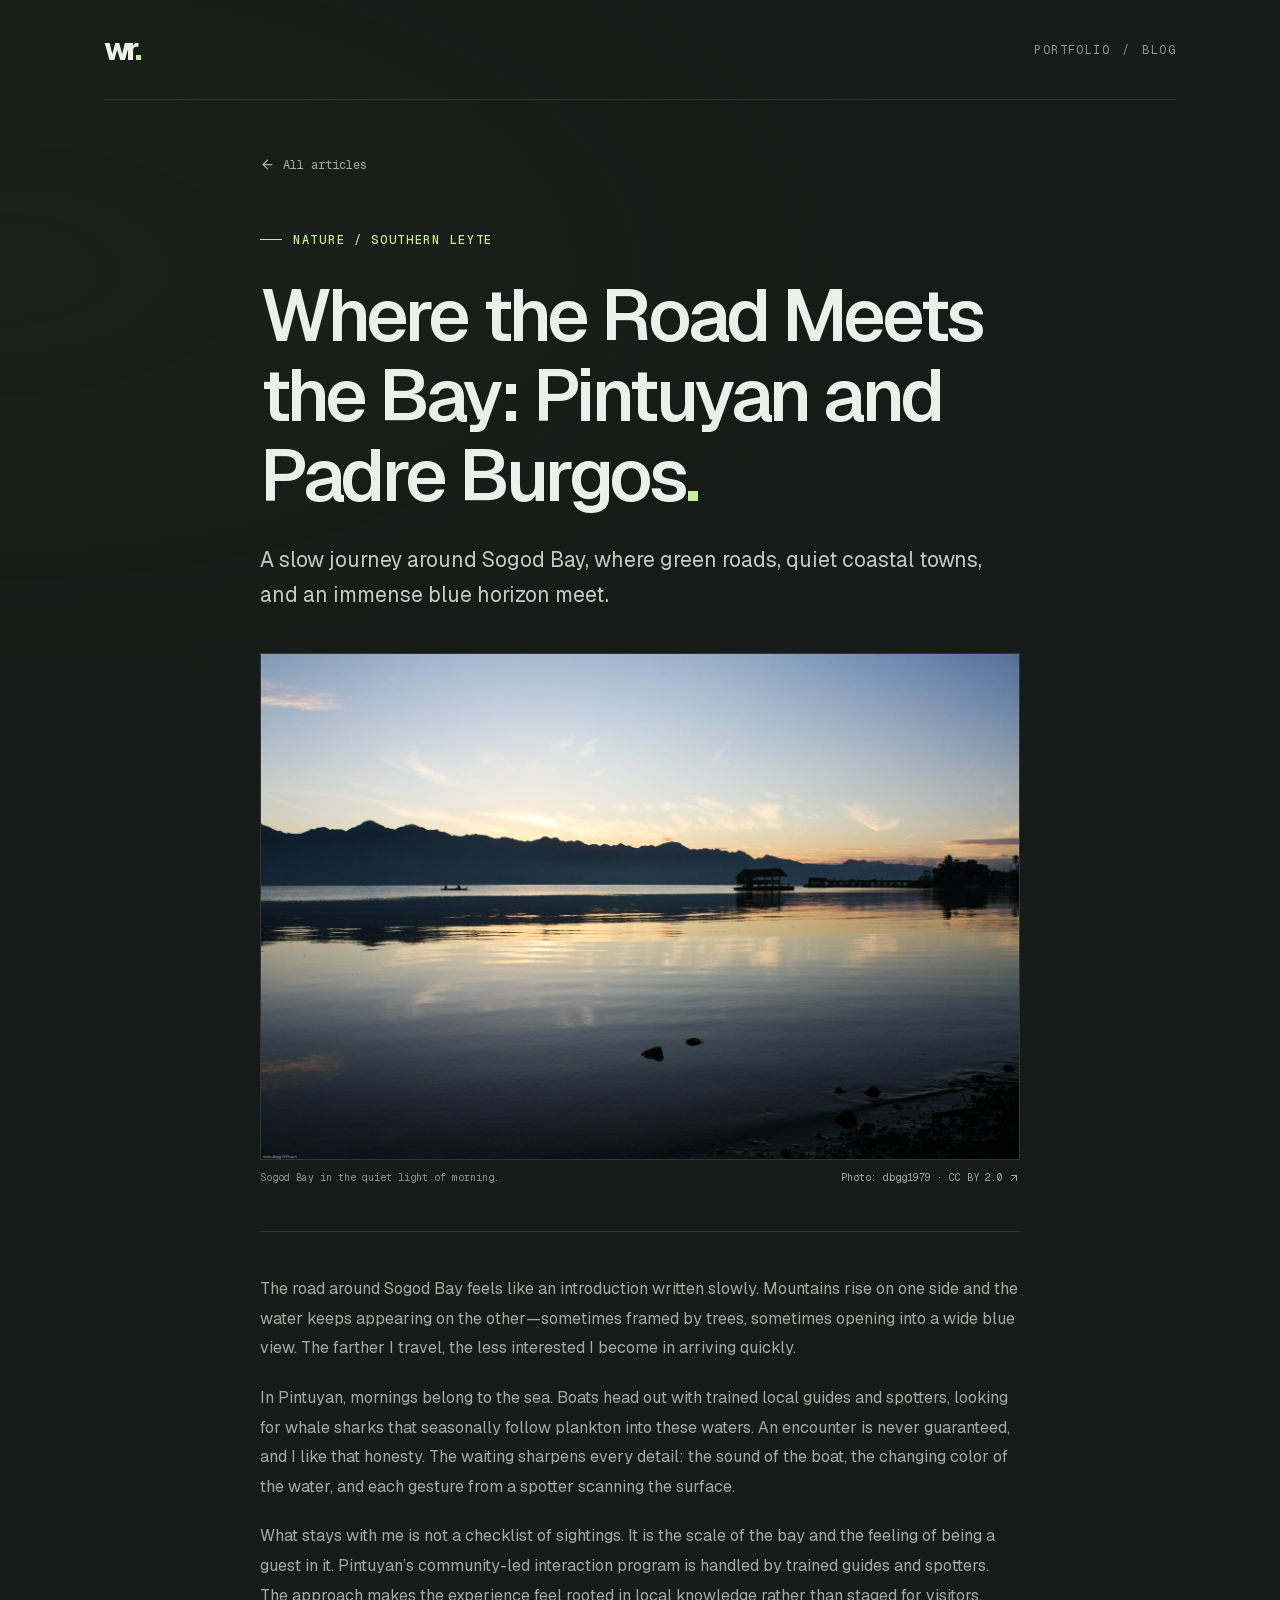
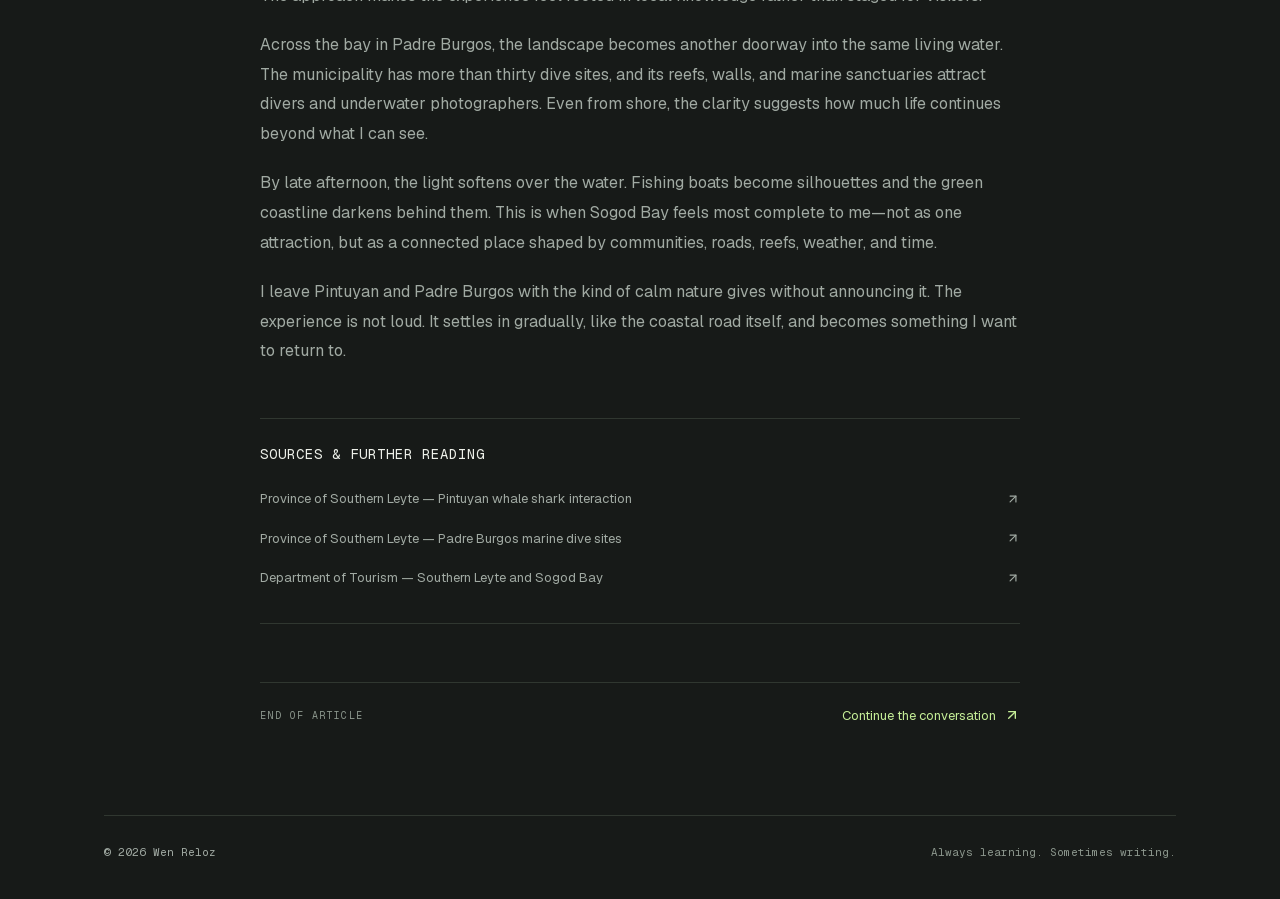
<file: blog/pintuyan-padre-burgos.html>
<!DOCTYPE html><html lang="en"><head><meta charSet="utf-8"/><meta name="viewport" content="width=device-width, initial-scale=1"/><link rel="preload" href="/blog/sogod-story.jpg" as="image"/><link rel="stylesheet" href="/_next/static/css/index.CRfa1FTx.css" data-rsc-css-href="/_next/static/css/index.CRfa1FTx.css" data-precedence="vite-rsc/importer-resources"/><link rel="modulepreload" fetchPriority="low" href="/_next/static/chunks/index-DnoracsL.js"/><script src="/_next/static/chunks/rolldown-runtime-C60lm6uB.js" type="module" async=""></script><script src="/_next/static/chunks/framework-D_rUT4EX.js" type="module" async=""></script><link rel="modulepreload" href="/_next/static/chunks/layout-segment-context-BGQtHg4R.js" crossorigin=""/><link rel="modulepreload" href="/_next/static/chunks/Icon-D0zGVybZ.js" crossorigin=""/><title>Where the Road Meets the Bay: Pintuyan and Padre Burgos — Wen Reloz</title><meta name="description" content="A slow journey around Sogod Bay, where green roads, quiet coastal towns, and an immense blue horizon meet."/><link rel="icon" href="/icon.svg?bfaec3aee4d4638b" type="image/svg+xml" sizes="any"/><script>Object.assign(((self[Symbol.for("vinext.navigationRuntime")]??={bootstrap:{routeManifest:null},functions:{}}).bootstrap.rsc??={rsc:[]}),{params:{"slug":"pintuyan-padre-burgos"},nav:{"pathname":"/blog/pintuyan-padre-burgos","searchParams":[]}})</script><link rel="modulepreload" href="/_next/static/chunks/index-DnoracsL.js" />
<link rel="preload" href="/_next/static/_vinext_fonts/geist-8ac0455e797f/geist-98bbbccb.woff2" as="font" type="font/woff2" crossorigin />
<link rel="preload" href="/_next/static/_vinext_fonts/geist-mono-00e989178794/geist-mono-013b2f2f.woff2" as="font" type="font/woff2" crossorigin />
<style data-vinext-fonts>/* cyrillic-ext */
@font-face {
  font-family: 'Geist';
  font-style: normal;
  font-weight: 100 900;
  font-display: swap;
  src: url(/_next/static/_vinext_fonts/geist-8ac0455e797f/geist-ff2310f5.woff2) format('woff2');
  unicode-range: U+0460-052F, U+1C80-1C8A, U+20B4, U+2DE0-2DFF, U+A640-A69F, U+FE2E-FE2F;
}
/* cyrillic */
@font-face {
  font-family: 'Geist';
  font-style: normal;
  font-weight: 100 900;
  font-display: swap;
  src: url(/_next/static/_vinext_fonts/geist-8ac0455e797f/geist-875ccdd4.woff2) format('woff2');
  unicode-range: U+0301, U+0400-045F, U+0490-0491, U+04B0-04B1, U+2116;
}
/* vietnamese */
@font-face {
  font-family: 'Geist';
  font-style: normal;
  font-weight: 100 900;
  font-display: swap;
  src: url(/_next/static/_vinext_fonts/geist-8ac0455e797f/geist-52306abf.woff2) format('woff2');
  unicode-range: U+0102-0103, U+0110-0111, U+0128-0129, U+0168-0169, U+01A0-01A1, U+01AF-01B0, U+0300-0301, U+0303-0304, U+0308-0309, U+0323, U+0329, U+1EA0-1EF9, U+20AB;
}
/* latin-ext */
@font-face {
  font-family: 'Geist';
  font-style: normal;
  font-weight: 100 900;
  font-display: swap;
  src: url(/_next/static/_vinext_fonts/geist-8ac0455e797f/geist-001175b1.woff2) format('woff2');
  unicode-range: U+0100-02BA, U+02BD-02C5, U+02C7-02CC, U+02CE-02D7, U+02DD-02FF, U+0304, U+0308, U+0329, U+1D00-1DBF, U+1E00-1E9F, U+1EF2-1EFF, U+2020, U+20A0-20AB, U+20AD-20C0, U+2113, U+2C60-2C7F, U+A720-A7FF;
}
/* latin */
@font-face {
  font-family: 'Geist';
  font-style: normal;
  font-weight: 100 900;
  font-display: swap;
  src: url(/_next/static/_vinext_fonts/geist-8ac0455e797f/geist-98bbbccb.woff2) format('woff2');
  unicode-range: U+0000-00FF, U+0131, U+0152-0153, U+02BB-02BC, U+02C6, U+02DA, U+02DC, U+0304, U+0308, U+0329, U+2000-206F, U+20AC, U+2122, U+2191, U+2193, U+2212, U+2215, U+FEFF, U+FFFD;
}

@font-face {
  font-family: 'Geist Fallback';
  src: local("Arial");
  ascent-override: 95.94%;
  descent-override: 28.16%;
  line-gap-override: 0.00%;
  size-adjust: 104.76%;
}

.__font_geist_19ysh9d { font-family: 'Geist', 'Geist Fallback'; font-style: normal; }

.__variable_geist_19ysh9d { --font-geist-sans: 'Geist', 'Geist Fallback'; }

/* cyrillic-ext */
@font-face {
  font-family: 'Geist Mono';
  font-style: normal;
  font-weight: 100 900;
  font-display: swap;
  src: url(/_next/static/_vinext_fonts/geist-mono-00e989178794/geist-mono-f6b33328.woff2) format('woff2');
  unicode-range: U+0460-052F, U+1C80-1C8A, U+20B4, U+2DE0-2DFF, U+A640-A69F, U+FE2E-FE2F;
}
/* cyrillic */
@font-face {
  font-family: 'Geist Mono';
  font-style: normal;
  font-weight: 100 900;
  font-display: swap;
  src: url(/_next/static/_vinext_fonts/geist-mono-00e989178794/geist-mono-44e03052.woff2) format('woff2');
  unicode-range: U+0301, U+0400-045F, U+0490-0491, U+04B0-04B1, U+2116;
}
/* symbols2 */
@font-face {
  font-family: 'Geist Mono';
  font-style: normal;
  font-weight: 100 900;
  font-display: swap;
  src: url(/_next/static/_vinext_fonts/geist-mono-00e989178794/geist-mono-0638449e.woff2) format('woff2');
  unicode-range: U+2000-2001, U+2004-2008, U+200A, U+23B8-23BD, U+2500-259F;
}
/* vietnamese */
@font-face {
  font-family: 'Geist Mono';
  font-style: normal;
  font-weight: 100 900;
  font-display: swap;
  src: url(/_next/static/_vinext_fonts/geist-mono-00e989178794/geist-mono-971fb274.woff2) format('woff2');
  unicode-range: U+0102-0103, U+0110-0111, U+0128-0129, U+0168-0169, U+01A0-01A1, U+01AF-01B0, U+0300-0301, U+0303-0304, U+0308-0309, U+0323, U+0329, U+1EA0-1EF9, U+20AB;
}
/* latin-ext */
@font-face {
  font-family: 'Geist Mono';
  font-style: normal;
  font-weight: 100 900;
  font-display: swap;
  src: url(/_next/static/_vinext_fonts/geist-mono-00e989178794/geist-mono-44745446.woff2) format('woff2');
  unicode-range: U+0100-02BA, U+02BD-02C5, U+02C7-02CC, U+02CE-02D7, U+02DD-02FF, U+0304, U+0308, U+0329, U+1D00-1DBF, U+1E00-1E9F, U+1EF2-1EFF, U+2020, U+20A0-20AB, U+20AD-20C0, U+2113, U+2C60-2C7F, U+A720-A7FF;
}
/* latin */
@font-face {
  font-family: 'Geist Mono';
  font-style: normal;
  font-weight: 100 900;
  font-display: swap;
  src: url(/_next/static/_vinext_fonts/geist-mono-00e989178794/geist-mono-013b2f2f.woff2) format('woff2');
  unicode-range: U+0000-00FF, U+0131, U+0152-0153, U+02BB-02BC, U+02C6, U+02DA, U+02DC, U+0304, U+0308, U+0329, U+2000-206F, U+20AC, U+2122, U+2191, U+2193, U+2212, U+2215, U+FEFF, U+FFFD;
}

@font-face {
  font-family: 'Geist Mono Fallback';
  src: local("Arial");
  ascent-override: 74.67%;
  descent-override: 21.92%;
  line-gap-override: 0.00%;
  size-adjust: 134.59%;
}

.__font_geist_mono_1001rt9 { font-family: 'Geist Mono', 'Geist Mono Fallback'; font-style: normal; }

.__variable_geist_mono_1001rt9 { --font-geist-mono: 'Geist Mono', 'Geist Mono Fallback'; }
</style>
</head><body class="__variable_geist_19ysh9d __variable_geist_mono_1001rt9 antialiased"><div class="blog-shell"><header class="blog-header"><a href="/" class="wordmark" aria-label="Wen Reloz, home">wr<span>.</span></a><nav aria-label="Primary navigation"><a href="/">PORTFOLIO</a><span>/</span><a href="/blog">BLOG</a></nav></header><main class="article-shell"><a href="/blog" class="back-link"><svg xmlns="http://www.w3.org/2000/svg" width="15" height="15" viewBox="0 0 24 24" fill="none" stroke="currentColor" stroke-width="2" stroke-linecap="round" stroke-linejoin="round" class="lucide lucide-arrow-left" aria-hidden="true"><path d="m12 19-7-7 7-7"></path><path d="M19 12H5"></path></svg> All articles</a><article><p class="eyebrow"><span class="short-rule"></span> <!-- -->NATURE / SOUTHERN LEYTE</p><h1>Where the Road Meets the Bay: Pintuyan and Padre Burgos<span>.</span></h1><p class="article-lede">A slow journey around Sogod Bay, where green roads, quiet coastal towns, and an immense blue horizon meet.</p><figure class="article-image"><img src="/blog/sogod-story.jpg" alt="Sunrise reflected across the calm water of Sogod Bay in Southern Leyte"/><figcaption>Sogod Bay in the quiet light of morning.<!-- --> <a href="https://commons.wikimedia.org/wiki/File:Bontoc_Southern_Leyte.jpg" target="_blank" rel="noopener noreferrer">Photo: <!-- -->dbgg1979 · CC BY 2.0<svg xmlns="http://www.w3.org/2000/svg" width="12" height="12" viewBox="0 0 24 24" fill="none" stroke="currentColor" stroke-width="2" stroke-linecap="round" stroke-linejoin="round" class="lucide lucide-arrow-up-right" aria-hidden="true"><path d="M7 7h10v10"></path><path d="M7 17 17 7"></path></svg></a></figcaption></figure><div class="article-rule"></div><div><p>The road around Sogod Bay feels like an introduction written slowly. Mountains rise on one side and the water keeps appearing on the other—sometimes framed by trees, sometimes opening into a wide blue view. The farther I travel, the less interested I become in arriving quickly.</p></div><div><p>In Pintuyan, mornings belong to the sea. Boats head out with trained local guides and spotters, looking for whale sharks that seasonally follow plankton into these waters. An encounter is never guaranteed, and I like that honesty. The waiting sharpens every detail: the sound of the boat, the changing color of the water, and each gesture from a spotter scanning the surface.</p></div><div><p>What stays with me is not a checklist of sightings. It is the scale of the bay and the feeling of being a guest in it. Pintuyan’s community-led interaction program is handled by trained guides and spotters. The approach makes the experience feel rooted in local knowledge rather than staged for visitors.</p></div><div><p>Across the bay in Padre Burgos, the landscape becomes another doorway into the same living water. The municipality has more than thirty dive sites, and its reefs, walls, and marine sanctuaries attract divers and underwater photographers. Even from shore, the clarity suggests how much life continues beyond what I can see.</p></div><div><p>By late afternoon, the light softens over the water. Fishing boats become silhouettes and the green coastline darkens behind them. This is when Sogod Bay feels most complete to me—not as one attraction, but as a connected place shaped by communities, roads, reefs, weather, and time.</p></div><div><p>I leave Pintuyan and Padre Burgos with the kind of calm nature gives without announcing it. The experience is not loud. It settles in gradually, like the coastal road itself, and becomes something I want to return to.</p></div><div class="article-sources"><h2>Sources &amp; further reading</h2><a href="https://southernleyte.gov.ph/pintuyan/pintuyan-tourism/whale-sharks-interaction/" target="_blank" rel="noopener noreferrer">Province of Southern Leyte — Pintuyan whale shark interaction<svg xmlns="http://www.w3.org/2000/svg" width="14" height="14" viewBox="0 0 24 24" fill="none" stroke="currentColor" stroke-width="2" stroke-linecap="round" stroke-linejoin="round" class="lucide lucide-arrow-up-right" aria-hidden="true"><path d="M7 7h10v10"></path><path d="M7 17 17 7"></path></svg></a><a href="https://southernleyte.gov.ph/padre-burgos/padre-burgos-tourism/marine-dive-sites/" target="_blank" rel="noopener noreferrer">Province of Southern Leyte — Padre Burgos marine dive sites<svg xmlns="http://www.w3.org/2000/svg" width="14" height="14" viewBox="0 0 24 24" fill="none" stroke="currentColor" stroke-width="2" stroke-linecap="round" stroke-linejoin="round" class="lucide lucide-arrow-up-right" aria-hidden="true"><path d="M7 7h10v10"></path><path d="M7 17 17 7"></path></svg></a><a href="https://www.tourism.gov.ph/destination/eastern-visayas/southern-leyte/" target="_blank" rel="noopener noreferrer">Department of Tourism — Southern Leyte and Sogod Bay<svg xmlns="http://www.w3.org/2000/svg" width="14" height="14" viewBox="0 0 24 24" fill="none" stroke="currentColor" stroke-width="2" stroke-linecap="round" stroke-linejoin="round" class="lucide lucide-arrow-up-right" aria-hidden="true"><path d="M7 7h10v10"></path><path d="M7 17 17 7"></path></svg></a></div></article><aside class="article-end"><span>END OF ARTICLE</span><a href="https://www.linkedin.com/in/wen-reloz-767671206/" target="_blank" rel="noopener noreferrer">Continue the conversation <svg xmlns="http://www.w3.org/2000/svg" width="16" height="16" viewBox="0 0 24 24" fill="none" stroke="currentColor" stroke-width="2" stroke-linecap="round" stroke-linejoin="round" class="lucide lucide-arrow-up-right" aria-hidden="true"><path d="M7 7h10v10"></path><path d="M7 17 17 7"></path></svg></a></aside></main><footer class="blog-footer">© <!-- -->2026<!-- --> Wen Reloz <span>Always learning. Sometimes writing.</span></footer></div><script type="module" src="/_next/static/chunks/index-DnoracsL.js" id="_R_" async=""></script><script>((self[Symbol.for("vinext.navigationRuntime")]??={bootstrap:{routeManifest:null},functions:{}}).bootstrap.rsc??={rsc:[]}).rsc.push("0:{\"page:/blog/pintuyan-padre-burgos\":\"$L1\",\"layout:/\":\"$L2\",\"route:/blog/pintuyan-padre-burgos\":\"$L3\",\"__route\":\"route:/blog/pintuyan-padre-burgos\",\"__interceptionContext\":null,\"__layoutIds\":[\"layout:/\"],\"__rootLayout\":\"/\",\"__bfcacheSegmentIdentities\":{\"layout:/\":\"[\\\"layout\\\",\\\"layout:/\\\",\\\"root-boundary:/\\\",\\\"\\\"]\",\"page:/blog/pintuyan-padre-burgos\":\"[\\\"page\\\",\\\"page:/blog/:slug\\\",\\\"root-boundary:/\\\",\\\"[\\\\\\\"blog\\\\\\\",\\\\\\\"slug|pintuyan-padre-burgos|d\\\\\\\"]\\\"]\"},\"__srcPage\":[\"blog\",\"[slug]\",\"page\"],\"__layoutFlags\":{\"layout:/\":\"s\"},\"__artifactCompatibility\":{\"schemaVersion\":1,\"graphVersion\":\"app-route-graph:1dc2cad8b8c78a84\",\"deploymentVersion\":\"63b44f95-35e1-4b18-93c6-6ccc48f036c0\",\"appElementsSchemaVersion\":1,\"rscPayloadSchemaVersion\":1,\"rootBoundaryId\":\"/\",\"renderEpoch\":null}}\n")</script><script>((self[Symbol.for("vinext.navigationRuntime")]??={bootstrap:{routeManifest:null},functions:{}}).bootstrap.rsc??={rsc:[]}).rsc.push("4:I[\"14fc73b21888\",[],\"Children\",1]\n")</script><script>((self[Symbol.for("vinext.navigationRuntime")]??={bootstrap:{routeManifest:null},functions:{}}).bootstrap.rsc??={rsc:[]}).rsc.push("5:I[\"637163f45a45\",[],\"GlobalErrorBoundary\",1]\n")</script><script>((self[Symbol.for("vinext.navigationRuntime")]??={bootstrap:{routeManifest:null},functions:{}}).bootstrap.rsc??={rsc:[]}).rsc.push("6:I[\"a9d91dab649f\",[],\"default\",1]\n")</script><script>((self[Symbol.for("vinext.navigationRuntime")]??={bootstrap:{routeManifest:null},functions:{}}).bootstrap.rsc??={rsc:[]}).rsc.push("7:I[\"637163f45a45\",[],\"ErrorBoundary\",1]\n")</script><script>((self[Symbol.for("vinext.navigationRuntime")]??={bootstrap:{routeManifest:null},functions:{}}).bootstrap.rsc??={rsc:[]}).rsc.push("8:I[\"2bcc92b006d9\",[],\"LayoutSegmentProvider\",1]\n")</script><script>((self[Symbol.for("vinext.navigationRuntime")]??={bootstrap:{routeManifest:null},functions:{}}).bootstrap.rsc??={rsc:[]}).rsc.push("9:I[\"14fc73b21888\",[],\"Slot\",1]\n")</script><script>((self[Symbol.for("vinext.navigationRuntime")]??={bootstrap:{routeManifest:null},functions:{}}).bootstrap.rsc??={rsc:[]}).rsc.push("a:I[\"637163f45a45\",[],\"NotFoundBoundary\",1]\n")</script><script>((self[Symbol.for("vinext.navigationRuntime")]??={bootstrap:{routeManifest:null},functions:{}}).bootstrap.rsc??={rsc:[]}).rsc.push("b:I[\"6d1ea468e736\",[],\"AppRouterScrollTarget\",1]\n")</script><script>((self[Symbol.for("vinext.navigationRuntime")]??={bootstrap:{routeManifest:null},functions:{}}).bootstrap.rsc??={rsc:[]}).rsc.push("c:I[\"637163f45a45\",[],\"RedirectBoundary\",1]\n")</script><script>((self[Symbol.for("vinext.navigationRuntime")]??={bootstrap:{routeManifest:null},functions:{}}).bootstrap.rsc??={rsc:[]}).rsc.push(":HL[\"/_next/static/css/index.CRfa1FTx.css\",\"style\"     ]\n")</script><script>((self[Symbol.for("vinext.navigationRuntime")]??={bootstrap:{routeManifest:null},functions:{}}).bootstrap.rsc??={rsc:[]}).rsc.push("2:[[[\"$\",\"link\",\"css:/_next/static/css/index.CRfa1FTx.css\",{\"rel\":\"stylesheet\",\"precedence\":\"vite-rsc/importer-resources\",\"href\":\"/_next/static/css/index.CRfa1FTx.css\",\"data-rsc-css-href\":\"/_next/static/css/index.CRfa1FTx.css\"}],\"$undefined\"],[\"$\",\"html\",null,{\"lang\":\"en\",\"children\":[\"$\",\"body\",null,{\"className\":\"__variable_geist_19ysh9d __variable_geist_mono_1001rt9 antialiased\",\"children\":[\"$\",\"$L4\",null,{}]}]}]]\n")</script><script>((self[Symbol.for("vinext.navigationRuntime")]??={bootstrap:{routeManifest:null},functions:{}}).bootstrap.rsc??={rsc:[]}).rsc.push("3:[[[\"$\",\"meta\",null,{\"charSet\":\"utf-8\"}],[[\"$\",\"title\",\"0\",{\"children\":\"Where the Road Meets the Bay: Pintuyan and Padre Burgos — Wen Reloz\"}],[\"$\",\"meta\",\"1\",{\"name\":\"description\",\"content\":\"A slow journey around Sogod Bay, where green roads, quiet coastal towns, and an immense blue horizon meet.\"}],[\"$\",\"link\",\"2\",{\"data-vinext-streamed-icon\":\"$undefined\",\"rel\":\"icon\",\"href\":\"/icon.svg?bfaec3aee4d4638b\",\"type\":\"image/svg+xml\",\"sizes\":\"any\",\"color\":\"$undefined\",\"media\":\"$undefined\",\"fetchPriority\":\"$undefined\"}]],[[\"$\",\"meta\",\"0\",{\"name\":\"viewport\",\"content\":\"width=device-width, initial-scale=1\"}]]],[\"$\",\"$L5\",null,{\"fallback\":\"$6\",\"children\":[\"$\",\"$L7\",null,{\"fallback\":\"$6\",\"children\":[\"$\",\"$L8\",null,{\"providerId\":\"layout:/\",\"segmentMap\":{\"children\":[\"blog\",\"pintuyan-padre-burgos\"]},\"children\":[\"$\",\"$L9\",null,{\"id\":\"layout:/\",\"parallelSlots\":\"$undefined\",\"children\":[\"$\",\"$La\",null,{\"resetKey\":\"blog\",\"fallback\":[[\"$\",\"title\",null,{\"children\":\"404: This page could not be found.\"}],[\"$\",\"div\",null,{\"style\":{\"fontFamily\":\"system-ui,\\\"Segoe UI\\\",Roboto,Helvetica,Arial,sans-serif,\\\"Apple Color Emoji\\\",\\\"Segoe UI Emoji\\\"\",\"height\":\"100vh\",\"textAlign\":\"center\",\"display\":\"flex\",\"flexDirection\":\"column\",\"alignItems\":\"center\",\"justifyContent\":\"center\"},\"children\":[\"$\",\"div\",null,{\"children\":[[\"$\",\"style\",null,{\"dangerouslySetInnerHTML\":{\"__html\":\"body{color:#000;background:#fff;margin:0}.next-error-h1{border-right:1px solid rgba(0,0,0,.3)}@media (prefers-color-scheme:dark){body{color:#fff;background:#000}.next-error-h1{border-right:1px solid rgba(255,255,255,.3)}}\"}}],[\"$\",\"h1\",null,{\"className\":\"next-error-h1\",\"style\":{\"display\":\"inline-block\",\"margin\":\"0 20px 0 0\",\"padding\":\"0 23px 0 0\",\"fontSize\":24,\"fontWeight\":500,\"verticalAlign\":\"top\",\"lineHeight\":\"49px\"},\"children\":404}],[\"$\",\"div\",null,{\"style\":{\"display\":\"inline-block\"},\"children\":[\"$\",\"h2\",null,{\"style\":{\"fontSize\":14,\"fontWeight\":400,\"lineHeight\":\"49px\",\"margin\":0},\"children\":\"This page could not be found.\"}]}]]}]}]],\"children\":[\"$\",\"$Lb\",null,{\"children\":[\"$\",\"$Lc\",null,{\"children\":[[\"$\",\"$L8\",null,{\"providerId\":\"page:/blog/pintuyan-padre-burgos\",\"segmentMap\":{\"children\":[\"__PAGE__\"]},\"children\":[\"$\",\"$L9\",null,{\"id\":\"page:/blog/pintuyan-padre-burgos\"}]}],null]}]}]}]}]}]}]}],null,null]\n")</script><script>((self[Symbol.for("vinext.navigationRuntime")]??={bootstrap:{routeManifest:null},functions:{}}).bootstrap.rsc??={rsc:[]}).rsc.push("d:I[\"066132fd2803\",[],\"default\",1]\n")</script><script>((self[Symbol.for("vinext.navigationRuntime")]??={bootstrap:{routeManifest:null},functions:{}}).bootstrap.rsc??={rsc:[]}).rsc.push(":HL[\"/blog/sogod-story.jpg\",\"image\"]\n")</script><script>((self[Symbol.for("vinext.navigationRuntime")]??={bootstrap:{routeManifest:null},functions:{}}).bootstrap.rsc??={rsc:[]}).rsc.push("1:[\"$\",\"div\",null,{\"className\":\"blog-shell\",\"children\":[[\"$\",\"header\",null,{\"className\":\"blog-header\",\"children\":[[\"$\",\"a\",null,{\"href\":\"/\",\"className\":\"wordmark\",\"aria-label\":\"Wen Reloz, home\",\"children\":[\"wr\",[\"$\",\"span\",null,{\"children\":\".\"}]]}],[\"$\",\"nav\",null,{\"aria-label\":\"Primary navigation\",\"children\":[[\"$\",\"a\",null,{\"href\":\"/\",\"children\":\"PORTFOLIO\"}],[\"$\",\"span\",null,{\"children\":\"/\"}],[\"$\",\"a\",null,{\"href\":\"/blog\",\"children\":\"BLOG\"}]]}]]}],[\"$\",\"main\",null,{\"className\":\"article-shell\",\"children\":[[\"$\",\"a\",null,{\"href\":\"/blog\",\"className\":\"back-link\",\"children\":[[\"$\",\"$Ld\",null,{\"ref\":\"$undefined\",\"iconNode\":[[\"path\",{\"d\":\"m12 19-7-7 7-7\",\"key\":\"1l729n\"}],[\"path\",{\"d\":\"M19 12H5\",\"key\":\"x3x0zl\"}]],\"className\":\"lucide-arrow-left\",\"size\":15}],\" All articles\"]}],[\"$\",\"article\",null,{\"children\":[[\"$\",\"p\",null,{\"className\":\"eyebrow\",\"children\":[[\"$\",\"span\",null,{\"className\":\"short-rule\"}],\" \",\"NATURE / SOUTHERN LEYTE\"]}],[\"$\",\"h1\",null,{\"children\":[\"Where the Road Meets the Bay: Pintuyan and Padre Burgos\",[\"$\",\"span\",null,{\"children\":\".\"}]]}],[\"$\",\"p\",null,{\"className\":\"article-lede\",\"children\":\"A slow journey around Sogod Bay, where green roads, quiet coastal towns, and an immense blue horizon meet.\"}],[\"$\",\"figure\",null,{\"className\":\"article-image\",\"children\":[[\"$\",\"img\",null,{\"src\":\"/blog/sogod-story.jpg\",\"alt\":\"Sunrise reflected across the calm water of Sogod Bay in Southern Leyte\"}],[\"$\",\"figcaption\",null,{\"children\":[\"Sogod Bay in the quiet light of morning.\",\" \",[\"$\",\"a\",null,{\"href\":\"https://commons.wikimedia.org/wiki/File:Bontoc_Southern_Leyte.jpg\",\"target\":\"_blank\",\"rel\":\"noopener noreferrer\",\"children\":[\"Photo: \",\"dbgg1979 · CC BY 2.0\",[\"$\",\"$Ld\",null,{\"ref\":\"$undefined\",\"iconNode\":[[\"path\",{\"d\":\"M7 7h10v10\",\"key\":\"1tivn9\"}],[\"path\",{\"d\":\"M7 17 17 7\",\"key\":\"1vkiza\"}]],\"className\":\"lucide-arrow-up-right\",\"size\":12}]]}]]}]]}],[\"$\",\"div\",null,{\"className\":\"article-rule\"}],[[\"$\",\"div\",\"The road around Sogod Bay feels like an introduction written slowly. Mountains rise on one side and the water keeps appearing on the other—sometimes framed by trees, sometimes opening into a wide blue view. The farther I travel, the less interested I become in arriving quickly.\",{\"children\":[[\"$\",\"p\",null,{\"children\":\"The road around Sogod Bay feels like an introduction written slowly. Mountains rise on one side and the water keeps appearing on the other—sometimes framed by trees, sometimes opening into a wide blue view. The farther I travel, the less interested I become in arriving quickly.\"}],\"$undefined\"]}],[\"$\",\"div\",\"In Pintuyan, mornings belong to the sea. Boats head out with trained local guides and spotters, looking for whale sharks that seasonally follow plankton into these waters. An encounter is never guaranteed, and I like that honesty. The waiting sharpens every detail: the sound of the boat, the changing color of the water, and each gesture from a spotter scanning the surface.\",{\"children\":[[\"$\",\"p\",null,{\"children\":\"In Pintuyan, mornings belong to the sea. Boats head out with trained local guides and spotters, looking for whale sharks that seasonally follow plankton into these waters. An encounter is never guaranteed, and I like that honesty. The waiting sharpens every detail: the sound of the boat, the changing color of the water, and each gesture from a spotter scanning the surface.\"}],\"$undefined\"]}],[\"$\",\"div\",\"What stays with me is not a checklist of sightings. It is the scale of the bay and the feeling of being a guest in it. Pintuyan’s community-led interaction program is handled by trained guides and spotters. The approach makes the experience feel rooted in local knowledge rather than staged for visitors.\",{\"children\":[[\"$\",\"p\",null,{\"children\":\"What stays with me is not a checklist of sightings. It is the scale of the bay and the feeling of being a guest in it. Pintuyan’s community-led interaction program is handled by trained guides and spotters. The approach makes the experience feel rooted in local knowledge rather than staged for visitors.\"}],\"$undefined\"]}],\"$Le\",\"$Lf\",\"$L10\"],\"$L11\"]}],\"$L12\"]}],\"$L13\"]}]\n")</script><script>((self[Symbol.for("vinext.navigationRuntime")]??={bootstrap:{routeManifest:null},functions:{}}).bootstrap.rsc??={rsc:[]}).rsc.push("e:[\"$\",\"div\",\"Across the bay in Padre Burgos, the landscape becomes another doorway into the same living water. The municipality has more than thirty dive sites, and its reefs, walls, and marine sanctuaries attract divers and underwater photographers. Even from shore, the clarity suggests how much life continues beyond what I can see.\",{\"children\":[[\"$\",\"p\",null,{\"children\":\"Across the bay in Padre Burgos, the landscape becomes another doorway into the same living water. The municipality has more than thirty dive sites, and its reefs, walls, and marine sanctuaries attract divers and underwater photographers. Even from shore, the clarity suggests how much life continues beyond what I can see.\"}],\"$undefined\"]}]\n")</script><script>((self[Symbol.for("vinext.navigationRuntime")]??={bootstrap:{routeManifest:null},functions:{}}).bootstrap.rsc??={rsc:[]}).rsc.push("f:[\"$\",\"div\",\"By late afternoon, the light softens over the water. Fishing boats become silhouettes and the green coastline darkens behind them. This is when Sogod Bay feels most complete to me—not as one attraction, but as a connected place shaped by communities, roads, reefs, weather, and time.\",{\"children\":[[\"$\",\"p\",null,{\"children\":\"By late afternoon, the light softens over the water. Fishing boats become silhouettes and the green coastline darkens behind them. This is when Sogod Bay feels most complete to me—not as one attraction, but as a connected place shaped by communities, roads, reefs, weather, and time.\"}],\"$undefined\"]}]\n")</script><script>((self[Symbol.for("vinext.navigationRuntime")]??={bootstrap:{routeManifest:null},functions:{}}).bootstrap.rsc??={rsc:[]}).rsc.push("10:[\"$\",\"div\",\"I leave Pintuyan and Padre Burgos with the kind of calm nature gives without announcing it. The experience is not loud. It settles in gradually, like the coastal road itself, and becomes something I want to return to.\",{\"children\":[[\"$\",\"p\",null,{\"children\":\"I leave Pintuyan and Padre Burgos with the kind of calm nature gives without announcing it. The experience is not loud. It settles in gradually, like the coastal road itself, and becomes something I want to return to.\"}],\"$undefined\"]}]\n")</script><script>((self[Symbol.for("vinext.navigationRuntime")]??={bootstrap:{routeManifest:null},functions:{}}).bootstrap.rsc??={rsc:[]}).rsc.push("11:[\"$\",\"div\",null,{\"className\":\"article-sources\",\"children\":[[\"$\",\"h2\",null,{\"children\":\"Sources \u0026 further reading\"}],[[\"$\",\"a\",\"https://southernleyte.gov.ph/pintuyan/pintuyan-tourism/whale-sharks-interaction/\",{\"href\":\"https://southernleyte.gov.ph/pintuyan/pintuyan-tourism/whale-sharks-interaction/\",\"target\":\"_blank\",\"rel\":\"noopener noreferrer\",\"children\":[\"Province of Southern Leyte — Pintuyan whale shark interaction\",[\"$\",\"$Ld\",null,{\"ref\":\"$undefined\",\"iconNode\":\"$1:props:children:1:props:children:1:props:children:3:props:children:1:props:children:2:props:children:2:props:iconNode\",\"className\":\"lucide-arrow-up-right\",\"size\":14}]]}],[\"$\",\"a\",\"https://southernleyte.gov.ph/padre-burgos/padre-burgos-tourism/marine-dive-sites/\",{\"href\":\"https://southernleyte.gov.ph/padre-burgos/padre-burgos-tourism/marine-dive-sites/\",\"target\":\"_blank\",\"rel\":\"noopener noreferrer\",\"children\":[\"Province of Southern Leyte — Padre Burgos marine dive sites\",[\"$\",\"$Ld\",null,{\"ref\":\"$undefined\",\"iconNode\":\"$1:props:children:1:props:children:1:props:children:3:props:children:1:props:children:2:props:children:2:props:iconNode\",\"className\":\"lucide-arrow-up-right\",\"size\":14}]]}],[\"$\",\"a\",\"https://www.tourism.gov.ph/destination/eastern-visayas/southern-leyte/\",{\"href\":\"https://www.tourism.gov.ph/destination/eastern-visayas/southern-leyte/\",\"target\":\"_blank\",\"rel\":\"noopener noreferrer\",\"children\":[\"Department of Tourism — Southern Leyte and Sogod Bay\",[\"$\",\"$Ld\",null,{\"ref\":\"$undefined\",\"iconNode\":\"$1:props:children:1:props:children:1:props:children:3:props:children:1:props:children:2:props:children:2:props:iconNode\",\"className\":\"lucide-arrow-up-right\",\"size\":14}]]}]]]}]\n")</script><script>((self[Symbol.for("vinext.navigationRuntime")]??={bootstrap:{routeManifest:null},functions:{}}).bootstrap.rsc??={rsc:[]}).rsc.push("12:[\"$\",\"aside\",null,{\"className\":\"article-end\",\"children\":[[\"$\",\"span\",null,{\"children\":\"END OF ARTICLE\"}],[\"$\",\"a\",null,{\"href\":\"https://www.linkedin.com/in/wen-reloz-767671206/\",\"target\":\"_blank\",\"rel\":\"noopener noreferrer\",\"children\":[\"Continue the conversation \",[\"$\",\"$Ld\",null,{\"ref\":\"$undefined\",\"iconNode\":\"$1:props:children:1:props:children:1:props:children:3:props:children:1:props:children:2:props:children:2:props:iconNode\",\"className\":\"lucide-arrow-up-right\",\"size\":16}]]}]]}]\n")</script><script>((self[Symbol.for("vinext.navigationRuntime")]??={bootstrap:{routeManifest:null},functions:{}}).bootstrap.rsc??={rsc:[]}).rsc.push("13:[\"$\",\"footer\",null,{\"className\":\"blog-footer\",\"children\":[\"© \",2026,\" Wen Reloz \",[\"$\",\"span\",null,{\"children\":\"Always learning. Sometimes writing.\"}]]}]\n")</script><script>Object.assign(((self[Symbol.for("vinext.navigationRuntime")]??={bootstrap:{routeManifest:null},functions:{}}).bootstrap.rsc??={rsc:[]}),{"initialCacheKind":"static"});((self[Symbol.for("vinext.navigationRuntime")]??={bootstrap:{routeManifest:null},functions:{}}).bootstrap.rsc??={rsc:[]}).done=true</script></body></html>
</file>
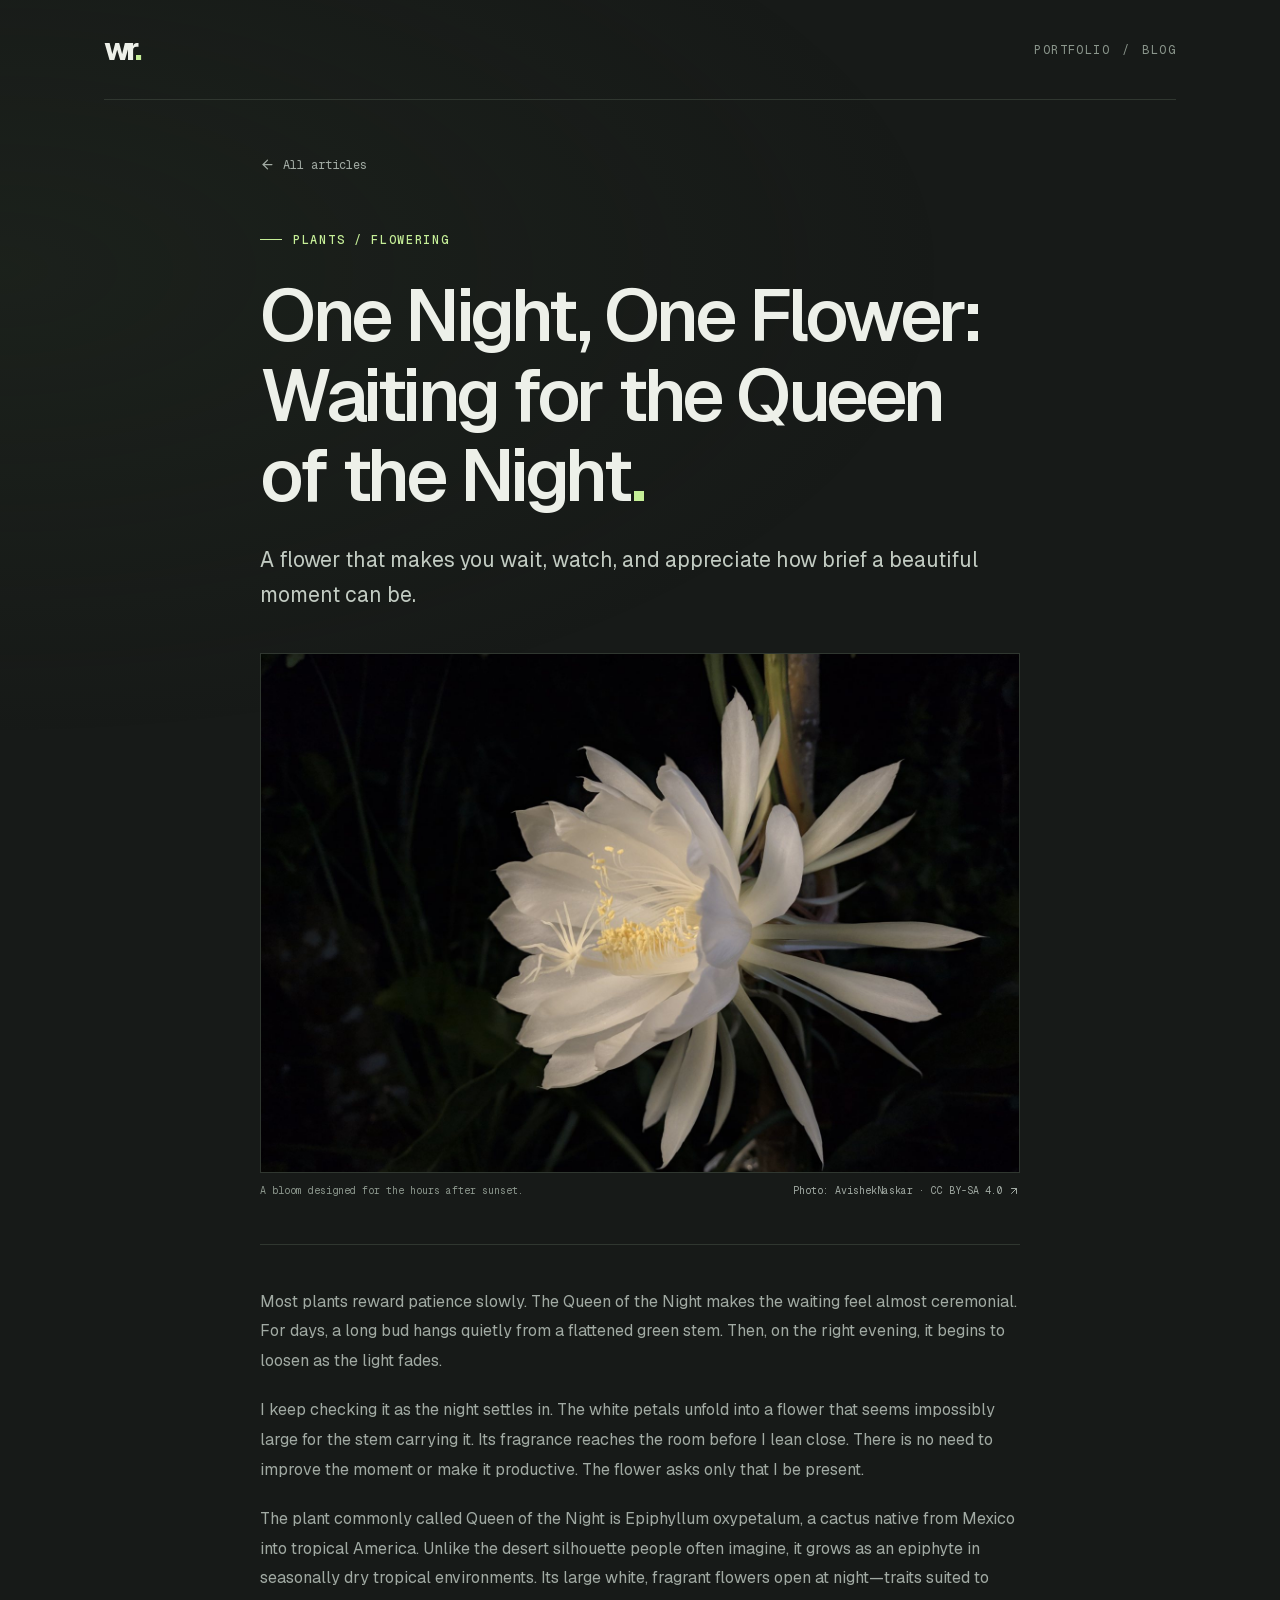
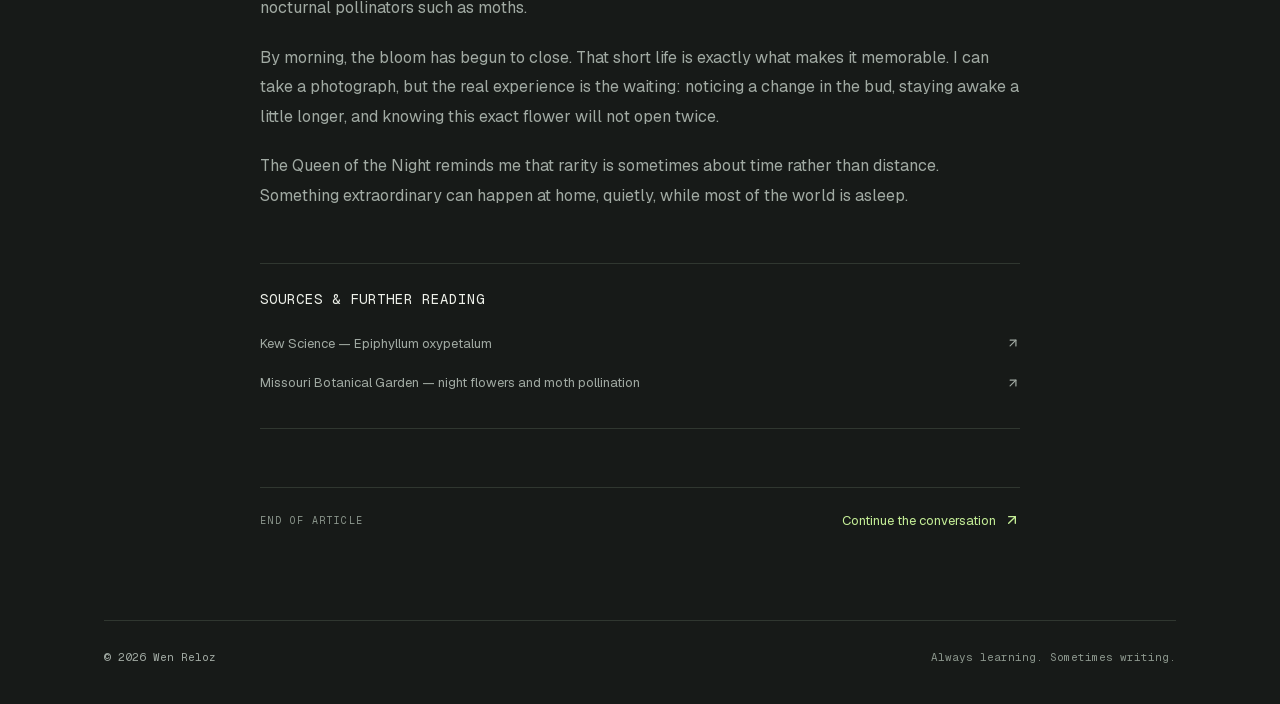
<file: blog/queen-of-the-night.html>
<!DOCTYPE html><html lang="en"><head><meta charSet="utf-8"/><meta name="viewport" content="width=device-width, initial-scale=1"/><link rel="preload" href="/blog/queen-story.jpg" as="image"/><link rel="stylesheet" href="/_next/static/css/index.CRfa1FTx.css" data-rsc-css-href="/_next/static/css/index.CRfa1FTx.css" data-precedence="vite-rsc/importer-resources"/><link rel="modulepreload" fetchPriority="low" href="/_next/static/chunks/index-DnoracsL.js"/><script src="/_next/static/chunks/rolldown-runtime-C60lm6uB.js" type="module" async=""></script><script src="/_next/static/chunks/framework-D_rUT4EX.js" type="module" async=""></script><link rel="modulepreload" href="/_next/static/chunks/layout-segment-context-BGQtHg4R.js" crossorigin=""/><link rel="modulepreload" href="/_next/static/chunks/Icon-D0zGVybZ.js" crossorigin=""/><title>One Night, One Flower: Waiting for the Queen of the Night — Wen Reloz</title><meta name="description" content="A flower that makes you wait, watch, and appreciate how brief a beautiful moment can be."/><link rel="icon" href="/icon.svg?bfaec3aee4d4638b" type="image/svg+xml" sizes="any"/><script>Object.assign(((self[Symbol.for("vinext.navigationRuntime")]??={bootstrap:{routeManifest:null},functions:{}}).bootstrap.rsc??={rsc:[]}),{params:{"slug":"queen-of-the-night"},nav:{"pathname":"/blog/queen-of-the-night","searchParams":[]}})</script><link rel="modulepreload" href="/_next/static/chunks/index-DnoracsL.js" />
<link rel="preload" href="/_next/static/_vinext_fonts/geist-8ac0455e797f/geist-98bbbccb.woff2" as="font" type="font/woff2" crossorigin />
<link rel="preload" href="/_next/static/_vinext_fonts/geist-mono-00e989178794/geist-mono-013b2f2f.woff2" as="font" type="font/woff2" crossorigin />
<style data-vinext-fonts>/* cyrillic-ext */
@font-face {
  font-family: 'Geist';
  font-style: normal;
  font-weight: 100 900;
  font-display: swap;
  src: url(/_next/static/_vinext_fonts/geist-8ac0455e797f/geist-ff2310f5.woff2) format('woff2');
  unicode-range: U+0460-052F, U+1C80-1C8A, U+20B4, U+2DE0-2DFF, U+A640-A69F, U+FE2E-FE2F;
}
/* cyrillic */
@font-face {
  font-family: 'Geist';
  font-style: normal;
  font-weight: 100 900;
  font-display: swap;
  src: url(/_next/static/_vinext_fonts/geist-8ac0455e797f/geist-875ccdd4.woff2) format('woff2');
  unicode-range: U+0301, U+0400-045F, U+0490-0491, U+04B0-04B1, U+2116;
}
/* vietnamese */
@font-face {
  font-family: 'Geist';
  font-style: normal;
  font-weight: 100 900;
  font-display: swap;
  src: url(/_next/static/_vinext_fonts/geist-8ac0455e797f/geist-52306abf.woff2) format('woff2');
  unicode-range: U+0102-0103, U+0110-0111, U+0128-0129, U+0168-0169, U+01A0-01A1, U+01AF-01B0, U+0300-0301, U+0303-0304, U+0308-0309, U+0323, U+0329, U+1EA0-1EF9, U+20AB;
}
/* latin-ext */
@font-face {
  font-family: 'Geist';
  font-style: normal;
  font-weight: 100 900;
  font-display: swap;
  src: url(/_next/static/_vinext_fonts/geist-8ac0455e797f/geist-001175b1.woff2) format('woff2');
  unicode-range: U+0100-02BA, U+02BD-02C5, U+02C7-02CC, U+02CE-02D7, U+02DD-02FF, U+0304, U+0308, U+0329, U+1D00-1DBF, U+1E00-1E9F, U+1EF2-1EFF, U+2020, U+20A0-20AB, U+20AD-20C0, U+2113, U+2C60-2C7F, U+A720-A7FF;
}
/* latin */
@font-face {
  font-family: 'Geist';
  font-style: normal;
  font-weight: 100 900;
  font-display: swap;
  src: url(/_next/static/_vinext_fonts/geist-8ac0455e797f/geist-98bbbccb.woff2) format('woff2');
  unicode-range: U+0000-00FF, U+0131, U+0152-0153, U+02BB-02BC, U+02C6, U+02DA, U+02DC, U+0304, U+0308, U+0329, U+2000-206F, U+20AC, U+2122, U+2191, U+2193, U+2212, U+2215, U+FEFF, U+FFFD;
}

@font-face {
  font-family: 'Geist Fallback';
  src: local("Arial");
  ascent-override: 95.94%;
  descent-override: 28.16%;
  line-gap-override: 0.00%;
  size-adjust: 104.76%;
}

.__font_geist_19ysh9d { font-family: 'Geist', 'Geist Fallback'; font-style: normal; }

.__variable_geist_19ysh9d { --font-geist-sans: 'Geist', 'Geist Fallback'; }

/* cyrillic-ext */
@font-face {
  font-family: 'Geist Mono';
  font-style: normal;
  font-weight: 100 900;
  font-display: swap;
  src: url(/_next/static/_vinext_fonts/geist-mono-00e989178794/geist-mono-f6b33328.woff2) format('woff2');
  unicode-range: U+0460-052F, U+1C80-1C8A, U+20B4, U+2DE0-2DFF, U+A640-A69F, U+FE2E-FE2F;
}
/* cyrillic */
@font-face {
  font-family: 'Geist Mono';
  font-style: normal;
  font-weight: 100 900;
  font-display: swap;
  src: url(/_next/static/_vinext_fonts/geist-mono-00e989178794/geist-mono-44e03052.woff2) format('woff2');
  unicode-range: U+0301, U+0400-045F, U+0490-0491, U+04B0-04B1, U+2116;
}
/* symbols2 */
@font-face {
  font-family: 'Geist Mono';
  font-style: normal;
  font-weight: 100 900;
  font-display: swap;
  src: url(/_next/static/_vinext_fonts/geist-mono-00e989178794/geist-mono-0638449e.woff2) format('woff2');
  unicode-range: U+2000-2001, U+2004-2008, U+200A, U+23B8-23BD, U+2500-259F;
}
/* vietnamese */
@font-face {
  font-family: 'Geist Mono';
  font-style: normal;
  font-weight: 100 900;
  font-display: swap;
  src: url(/_next/static/_vinext_fonts/geist-mono-00e989178794/geist-mono-971fb274.woff2) format('woff2');
  unicode-range: U+0102-0103, U+0110-0111, U+0128-0129, U+0168-0169, U+01A0-01A1, U+01AF-01B0, U+0300-0301, U+0303-0304, U+0308-0309, U+0323, U+0329, U+1EA0-1EF9, U+20AB;
}
/* latin-ext */
@font-face {
  font-family: 'Geist Mono';
  font-style: normal;
  font-weight: 100 900;
  font-display: swap;
  src: url(/_next/static/_vinext_fonts/geist-mono-00e989178794/geist-mono-44745446.woff2) format('woff2');
  unicode-range: U+0100-02BA, U+02BD-02C5, U+02C7-02CC, U+02CE-02D7, U+02DD-02FF, U+0304, U+0308, U+0329, U+1D00-1DBF, U+1E00-1E9F, U+1EF2-1EFF, U+2020, U+20A0-20AB, U+20AD-20C0, U+2113, U+2C60-2C7F, U+A720-A7FF;
}
/* latin */
@font-face {
  font-family: 'Geist Mono';
  font-style: normal;
  font-weight: 100 900;
  font-display: swap;
  src: url(/_next/static/_vinext_fonts/geist-mono-00e989178794/geist-mono-013b2f2f.woff2) format('woff2');
  unicode-range: U+0000-00FF, U+0131, U+0152-0153, U+02BB-02BC, U+02C6, U+02DA, U+02DC, U+0304, U+0308, U+0329, U+2000-206F, U+20AC, U+2122, U+2191, U+2193, U+2212, U+2215, U+FEFF, U+FFFD;
}

@font-face {
  font-family: 'Geist Mono Fallback';
  src: local("Arial");
  ascent-override: 74.67%;
  descent-override: 21.92%;
  line-gap-override: 0.00%;
  size-adjust: 134.59%;
}

.__font_geist_mono_1001rt9 { font-family: 'Geist Mono', 'Geist Mono Fallback'; font-style: normal; }

.__variable_geist_mono_1001rt9 { --font-geist-mono: 'Geist Mono', 'Geist Mono Fallback'; }
</style>
</head><body class="__variable_geist_19ysh9d __variable_geist_mono_1001rt9 antialiased"><div class="blog-shell"><header class="blog-header"><a href="/" class="wordmark" aria-label="Wen Reloz, home">wr<span>.</span></a><nav aria-label="Primary navigation"><a href="/">PORTFOLIO</a><span>/</span><a href="/blog">BLOG</a></nav></header><main class="article-shell"><a href="/blog" class="back-link"><svg xmlns="http://www.w3.org/2000/svg" width="15" height="15" viewBox="0 0 24 24" fill="none" stroke="currentColor" stroke-width="2" stroke-linecap="round" stroke-linejoin="round" class="lucide lucide-arrow-left" aria-hidden="true"><path d="m12 19-7-7 7-7"></path><path d="M19 12H5"></path></svg> All articles</a><article><p class="eyebrow"><span class="short-rule"></span> <!-- -->PLANTS / FLOWERING</p><h1>One Night, One Flower: Waiting for the Queen of the Night<span>.</span></h1><p class="article-lede">A flower that makes you wait, watch, and appreciate how brief a beautiful moment can be.</p><figure class="article-image"><img src="/blog/queen-story.jpg" alt="A fully opened white Queen of the Night cactus flower against dark foliage"/><figcaption>A bloom designed for the hours after sunset.<!-- --> <a href="https://commons.wikimedia.org/wiki/File:Epiphyllum_Oxypetalum_full_bloom.jpg" target="_blank" rel="noopener noreferrer">Photo: <!-- -->AvishekNaskar · CC BY-SA 4.0<svg xmlns="http://www.w3.org/2000/svg" width="12" height="12" viewBox="0 0 24 24" fill="none" stroke="currentColor" stroke-width="2" stroke-linecap="round" stroke-linejoin="round" class="lucide lucide-arrow-up-right" aria-hidden="true"><path d="M7 7h10v10"></path><path d="M7 17 17 7"></path></svg></a></figcaption></figure><div class="article-rule"></div><div><p>Most plants reward patience slowly. The Queen of the Night makes the waiting feel almost ceremonial. For days, a long bud hangs quietly from a flattened green stem. Then, on the right evening, it begins to loosen as the light fades.</p></div><div><p>I keep checking it as the night settles in. The white petals unfold into a flower that seems impossibly large for the stem carrying it. Its fragrance reaches the room before I lean close. There is no need to improve the moment or make it productive. The flower asks only that I be present.</p></div><div><p>The plant commonly called Queen of the Night is Epiphyllum oxypetalum, a cactus native from Mexico into tropical America. Unlike the desert silhouette people often imagine, it grows as an epiphyte in seasonally dry tropical environments. Its large white, fragrant flowers open at night—traits suited to nocturnal pollinators such as moths.</p></div><div><p>By morning, the bloom has begun to close. That short life is exactly what makes it memorable. I can take a photograph, but the real experience is the waiting: noticing a change in the bud, staying awake a little longer, and knowing this exact flower will not open twice.</p></div><div><p>The Queen of the Night reminds me that rarity is sometimes about time rather than distance. Something extraordinary can happen at home, quietly, while most of the world is asleep.</p></div><div class="article-sources"><h2>Sources &amp; further reading</h2><a href="https://powo.science.kew.org/taxon/urn%3Alsid%3Aipni.org%3Anames%3A132938-1/general-information" target="_blank" rel="noopener noreferrer">Kew Science — Epiphyllum oxypetalum<svg xmlns="http://www.w3.org/2000/svg" width="14" height="14" viewBox="0 0 24 24" fill="none" stroke="currentColor" stroke-width="2" stroke-linecap="round" stroke-linejoin="round" class="lucide lucide-arrow-up-right" aria-hidden="true"><path d="M7 7h10v10"></path><path d="M7 17 17 7"></path></svg></a><a href="https://www.missouribotanicalgarden.org/Portals/0/Education/Students%20and%20Teachers/PDFs/PLSS_Investigation-and-Applications_2024.pdf" target="_blank" rel="noopener noreferrer">Missouri Botanical Garden — night flowers and moth pollination<svg xmlns="http://www.w3.org/2000/svg" width="14" height="14" viewBox="0 0 24 24" fill="none" stroke="currentColor" stroke-width="2" stroke-linecap="round" stroke-linejoin="round" class="lucide lucide-arrow-up-right" aria-hidden="true"><path d="M7 7h10v10"></path><path d="M7 17 17 7"></path></svg></a></div></article><aside class="article-end"><span>END OF ARTICLE</span><a href="https://www.linkedin.com/in/wen-reloz-767671206/" target="_blank" rel="noopener noreferrer">Continue the conversation <svg xmlns="http://www.w3.org/2000/svg" width="16" height="16" viewBox="0 0 24 24" fill="none" stroke="currentColor" stroke-width="2" stroke-linecap="round" stroke-linejoin="round" class="lucide lucide-arrow-up-right" aria-hidden="true"><path d="M7 7h10v10"></path><path d="M7 17 17 7"></path></svg></a></aside></main><footer class="blog-footer">© <!-- -->2026<!-- --> Wen Reloz <span>Always learning. Sometimes writing.</span></footer></div><script type="module" src="/_next/static/chunks/index-DnoracsL.js" id="_R_" async=""></script><script>((self[Symbol.for("vinext.navigationRuntime")]??={bootstrap:{routeManifest:null},functions:{}}).bootstrap.rsc??={rsc:[]}).rsc.push("0:{\"page:/blog/queen-of-the-night\":\"$L1\",\"layout:/\":\"$L2\",\"route:/blog/queen-of-the-night\":\"$L3\",\"__route\":\"route:/blog/queen-of-the-night\",\"__interceptionContext\":null,\"__layoutIds\":[\"layout:/\"],\"__rootLayout\":\"/\",\"__bfcacheSegmentIdentities\":{\"layout:/\":\"[\\\"layout\\\",\\\"layout:/\\\",\\\"root-boundary:/\\\",\\\"\\\"]\",\"page:/blog/queen-of-the-night\":\"[\\\"page\\\",\\\"page:/blog/:slug\\\",\\\"root-boundary:/\\\",\\\"[\\\\\\\"blog\\\\\\\",\\\\\\\"slug|queen-of-the-night|d\\\\\\\"]\\\"]\"},\"__srcPage\":[\"blog\",\"[slug]\",\"page\"],\"__layoutFlags\":{\"layout:/\":\"s\"},\"__artifactCompatibility\":{\"schemaVersion\":1,\"graphVersion\":\"app-route-graph:1dc2cad8b8c78a84\",\"deploymentVersion\":\"63b44f95-35e1-4b18-93c6-6ccc48f036c0\",\"appElementsSchemaVersion\":1,\"rscPayloadSchemaVersion\":1,\"rootBoundaryId\":\"/\",\"renderEpoch\":null}}\n")</script><script>((self[Symbol.for("vinext.navigationRuntime")]??={bootstrap:{routeManifest:null},functions:{}}).bootstrap.rsc??={rsc:[]}).rsc.push("4:I[\"14fc73b21888\",[],\"Children\",1]\n")</script><script>((self[Symbol.for("vinext.navigationRuntime")]??={bootstrap:{routeManifest:null},functions:{}}).bootstrap.rsc??={rsc:[]}).rsc.push("5:I[\"637163f45a45\",[],\"GlobalErrorBoundary\",1]\n")</script><script>((self[Symbol.for("vinext.navigationRuntime")]??={bootstrap:{routeManifest:null},functions:{}}).bootstrap.rsc??={rsc:[]}).rsc.push("6:I[\"a9d91dab649f\",[],\"default\",1]\n")</script><script>((self[Symbol.for("vinext.navigationRuntime")]??={bootstrap:{routeManifest:null},functions:{}}).bootstrap.rsc??={rsc:[]}).rsc.push("7:I[\"637163f45a45\",[],\"ErrorBoundary\",1]\n")</script><script>((self[Symbol.for("vinext.navigationRuntime")]??={bootstrap:{routeManifest:null},functions:{}}).bootstrap.rsc??={rsc:[]}).rsc.push("8:I[\"2bcc92b006d9\",[],\"LayoutSegmentProvider\",1]\n")</script><script>((self[Symbol.for("vinext.navigationRuntime")]??={bootstrap:{routeManifest:null},functions:{}}).bootstrap.rsc??={rsc:[]}).rsc.push("9:I[\"14fc73b21888\",[],\"Slot\",1]\n")</script><script>((self[Symbol.for("vinext.navigationRuntime")]??={bootstrap:{routeManifest:null},functions:{}}).bootstrap.rsc??={rsc:[]}).rsc.push("a:I[\"637163f45a45\",[],\"NotFoundBoundary\",1]\n")</script><script>((self[Symbol.for("vinext.navigationRuntime")]??={bootstrap:{routeManifest:null},functions:{}}).bootstrap.rsc??={rsc:[]}).rsc.push("b:I[\"6d1ea468e736\",[],\"AppRouterScrollTarget\",1]\n")</script><script>((self[Symbol.for("vinext.navigationRuntime")]??={bootstrap:{routeManifest:null},functions:{}}).bootstrap.rsc??={rsc:[]}).rsc.push("c:I[\"637163f45a45\",[],\"RedirectBoundary\",1]\n")</script><script>((self[Symbol.for("vinext.navigationRuntime")]??={bootstrap:{routeManifest:null},functions:{}}).bootstrap.rsc??={rsc:[]}).rsc.push(":HL[\"/_next/static/css/index.CRfa1FTx.css\",\"style\"     ]\n")</script><script>((self[Symbol.for("vinext.navigationRuntime")]??={bootstrap:{routeManifest:null},functions:{}}).bootstrap.rsc??={rsc:[]}).rsc.push("2:[[[\"$\",\"link\",\"css:/_next/static/css/index.CRfa1FTx.css\",{\"rel\":\"stylesheet\",\"precedence\":\"vite-rsc/importer-resources\",\"href\":\"/_next/static/css/index.CRfa1FTx.css\",\"data-rsc-css-href\":\"/_next/static/css/index.CRfa1FTx.css\"}],\"$undefined\"],[\"$\",\"html\",null,{\"lang\":\"en\",\"children\":[\"$\",\"body\",null,{\"className\":\"__variable_geist_19ysh9d __variable_geist_mono_1001rt9 antialiased\",\"children\":[\"$\",\"$L4\",null,{}]}]}]]\n")</script><script>((self[Symbol.for("vinext.navigationRuntime")]??={bootstrap:{routeManifest:null},functions:{}}).bootstrap.rsc??={rsc:[]}).rsc.push("3:[[[\"$\",\"meta\",null,{\"charSet\":\"utf-8\"}],[[\"$\",\"title\",\"0\",{\"children\":\"One Night, One Flower: Waiting for the Queen of the Night — Wen Reloz\"}],[\"$\",\"meta\",\"1\",{\"name\":\"description\",\"content\":\"A flower that makes you wait, watch, and appreciate how brief a beautiful moment can be.\"}],[\"$\",\"link\",\"2\",{\"data-vinext-streamed-icon\":\"$undefined\",\"rel\":\"icon\",\"href\":\"/icon.svg?bfaec3aee4d4638b\",\"type\":\"image/svg+xml\",\"sizes\":\"any\",\"color\":\"$undefined\",\"media\":\"$undefined\",\"fetchPriority\":\"$undefined\"}]],[[\"$\",\"meta\",\"0\",{\"name\":\"viewport\",\"content\":\"width=device-width, initial-scale=1\"}]]],[\"$\",\"$L5\",null,{\"fallback\":\"$6\",\"children\":[\"$\",\"$L7\",null,{\"fallback\":\"$6\",\"children\":[\"$\",\"$L8\",null,{\"providerId\":\"layout:/\",\"segmentMap\":{\"children\":[\"blog\",\"queen-of-the-night\"]},\"children\":[\"$\",\"$L9\",null,{\"id\":\"layout:/\",\"parallelSlots\":\"$undefined\",\"children\":[\"$\",\"$La\",null,{\"resetKey\":\"blog\",\"fallback\":[[\"$\",\"title\",null,{\"children\":\"404: This page could not be found.\"}],[\"$\",\"div\",null,{\"style\":{\"fontFamily\":\"system-ui,\\\"Segoe UI\\\",Roboto,Helvetica,Arial,sans-serif,\\\"Apple Color Emoji\\\",\\\"Segoe UI Emoji\\\"\",\"height\":\"100vh\",\"textAlign\":\"center\",\"display\":\"flex\",\"flexDirection\":\"column\",\"alignItems\":\"center\",\"justifyContent\":\"center\"},\"children\":[\"$\",\"div\",null,{\"children\":[[\"$\",\"style\",null,{\"dangerouslySetInnerHTML\":{\"__html\":\"body{color:#000;background:#fff;margin:0}.next-error-h1{border-right:1px solid rgba(0,0,0,.3)}@media (prefers-color-scheme:dark){body{color:#fff;background:#000}.next-error-h1{border-right:1px solid rgba(255,255,255,.3)}}\"}}],[\"$\",\"h1\",null,{\"className\":\"next-error-h1\",\"style\":{\"display\":\"inline-block\",\"margin\":\"0 20px 0 0\",\"padding\":\"0 23px 0 0\",\"fontSize\":24,\"fontWeight\":500,\"verticalAlign\":\"top\",\"lineHeight\":\"49px\"},\"children\":404}],[\"$\",\"div\",null,{\"style\":{\"display\":\"inline-block\"},\"children\":[\"$\",\"h2\",null,{\"style\":{\"fontSize\":14,\"fontWeight\":400,\"lineHeight\":\"49px\",\"margin\":0},\"children\":\"This page could not be found.\"}]}]]}]}]],\"children\":[\"$\",\"$Lb\",null,{\"children\":[\"$\",\"$Lc\",null,{\"children\":[[\"$\",\"$L8\",null,{\"providerId\":\"page:/blog/queen-of-the-night\",\"segmentMap\":{\"children\":[\"__PAGE__\"]},\"children\":[\"$\",\"$L9\",null,{\"id\":\"page:/blog/queen-of-the-night\"}]}],null]}]}]}]}]}]}]}],null,null]\n")</script><script>((self[Symbol.for("vinext.navigationRuntime")]??={bootstrap:{routeManifest:null},functions:{}}).bootstrap.rsc??={rsc:[]}).rsc.push("d:I[\"066132fd2803\",[],\"default\",1]\n")</script><script>((self[Symbol.for("vinext.navigationRuntime")]??={bootstrap:{routeManifest:null},functions:{}}).bootstrap.rsc??={rsc:[]}).rsc.push(":HL[\"/blog/queen-story.jpg\",\"image\"]\n")</script><script>((self[Symbol.for("vinext.navigationRuntime")]??={bootstrap:{routeManifest:null},functions:{}}).bootstrap.rsc??={rsc:[]}).rsc.push("1:[\"$\",\"div\",null,{\"className\":\"blog-shell\",\"children\":[[\"$\",\"header\",null,{\"className\":\"blog-header\",\"children\":[[\"$\",\"a\",null,{\"href\":\"/\",\"className\":\"wordmark\",\"aria-label\":\"Wen Reloz, home\",\"children\":[\"wr\",[\"$\",\"span\",null,{\"children\":\".\"}]]}],[\"$\",\"nav\",null,{\"aria-label\":\"Primary navigation\",\"children\":[[\"$\",\"a\",null,{\"href\":\"/\",\"children\":\"PORTFOLIO\"}],[\"$\",\"span\",null,{\"children\":\"/\"}],[\"$\",\"a\",null,{\"href\":\"/blog\",\"children\":\"BLOG\"}]]}]]}],[\"$\",\"main\",null,{\"className\":\"article-shell\",\"children\":[[\"$\",\"a\",null,{\"href\":\"/blog\",\"className\":\"back-link\",\"children\":[[\"$\",\"$Ld\",null,{\"ref\":\"$undefined\",\"iconNode\":[[\"path\",{\"d\":\"m12 19-7-7 7-7\",\"key\":\"1l729n\"}],[\"path\",{\"d\":\"M19 12H5\",\"key\":\"x3x0zl\"}]],\"className\":\"lucide-arrow-left\",\"size\":15}],\" All articles\"]}],[\"$\",\"article\",null,{\"children\":[[\"$\",\"p\",null,{\"className\":\"eyebrow\",\"children\":[[\"$\",\"span\",null,{\"className\":\"short-rule\"}],\" \",\"PLANTS / FLOWERING\"]}],[\"$\",\"h1\",null,{\"children\":[\"One Night, One Flower: Waiting for the Queen of the Night\",[\"$\",\"span\",null,{\"children\":\".\"}]]}],[\"$\",\"p\",null,{\"className\":\"article-lede\",\"children\":\"A flower that makes you wait, watch, and appreciate how brief a beautiful moment can be.\"}],[\"$\",\"figure\",null,{\"className\":\"article-image\",\"children\":[[\"$\",\"img\",null,{\"src\":\"/blog/queen-story.jpg\",\"alt\":\"A fully opened white Queen of the Night cactus flower against dark foliage\"}],[\"$\",\"figcaption\",null,{\"children\":[\"A bloom designed for the hours after sunset.\",\" \",[\"$\",\"a\",null,{\"href\":\"https://commons.wikimedia.org/wiki/File:Epiphyllum_Oxypetalum_full_bloom.jpg\",\"target\":\"_blank\",\"rel\":\"noopener noreferrer\",\"children\":[\"Photo: \",\"AvishekNaskar · CC BY-SA 4.0\",[\"$\",\"$Ld\",null,{\"ref\":\"$undefined\",\"iconNode\":[[\"path\",{\"d\":\"M7 7h10v10\",\"key\":\"1tivn9\"}],[\"path\",{\"d\":\"M7 17 17 7\",\"key\":\"1vkiza\"}]],\"className\":\"lucide-arrow-up-right\",\"size\":12}]]}]]}]]}],[\"$\",\"div\",null,{\"className\":\"article-rule\"}],[[\"$\",\"div\",\"Most plants reward patience slowly. The Queen of the Night makes the waiting feel almost ceremonial. For days, a long bud hangs quietly from a flattened green stem. Then, on the right evening, it begins to loosen as the light fades.\",{\"children\":[[\"$\",\"p\",null,{\"children\":\"Most plants reward patience slowly. The Queen of the Night makes the waiting feel almost ceremonial. For days, a long bud hangs quietly from a flattened green stem. Then, on the right evening, it begins to loosen as the light fades.\"}],\"$undefined\"]}],[\"$\",\"div\",\"I keep checking it as the night settles in. The white petals unfold into a flower that seems impossibly large for the stem carrying it. Its fragrance reaches the room before I lean close. There is no need to improve the moment or make it productive. The flower asks only that I be present.\",{\"children\":[[\"$\",\"p\",null,{\"children\":\"I keep checking it as the night settles in. The white petals unfold into a flower that seems impossibly large for the stem carrying it. Its fragrance reaches the room before I lean close. There is no need to improve the moment or make it productive. The flower asks only that I be present.\"}],\"$undefined\"]}],[\"$\",\"div\",\"The plant commonly called Queen of the Night is Epiphyllum oxypetalum, a cactus native from Mexico into tropical America. Unlike the desert silhouette people often imagine, it grows as an epiphyte in seasonally dry tropical environments. Its large white, fragrant flowers open at night—traits suited to nocturnal pollinators such as moths.\",{\"children\":[[\"$\",\"p\",null,{\"children\":\"The plant commonly called Queen of the Night is Epiphyllum oxypetalum, a cactus native from Mexico into tropical America. Unlike the desert silhouette people often imagine, it grows as an epiphyte in seasonally dry tropical environments. Its large white, fragrant flowers open at night—traits suited to nocturnal pollinators such as moths.\"}],\"$undefined\"]}],[\"$\",\"div\",\"By morning, the bloom has begun to close. That short life is exactly what makes it memorable. I can take a photograph, but the real experience is the waiting: noticing a change in the bud, staying awake a little longer, and knowing this exact flower will not open twice.\",{\"children\":[\"$Le\",\"$undefined\"]}],\"$Lf\"],\"$L10\"]}],\"$L11\"]}],\"$L12\"]}]\n")</script><script>((self[Symbol.for("vinext.navigationRuntime")]??={bootstrap:{routeManifest:null},functions:{}}).bootstrap.rsc??={rsc:[]}).rsc.push("e:[\"$\",\"p\",null,{\"children\":\"By morning, the bloom has begun to close. That short life is exactly what makes it memorable. I can take a photograph, but the real experience is the waiting: noticing a change in the bud, staying awake a little longer, and knowing this exact flower will not open twice.\"}]\n")</script><script>((self[Symbol.for("vinext.navigationRuntime")]??={bootstrap:{routeManifest:null},functions:{}}).bootstrap.rsc??={rsc:[]}).rsc.push("f:[\"$\",\"div\",\"The Queen of the Night reminds me that rarity is sometimes about time rather than distance. Something extraordinary can happen at home, quietly, while most of the world is asleep.\",{\"children\":[[\"$\",\"p\",null,{\"children\":\"The Queen of the Night reminds me that rarity is sometimes about time rather than distance. Something extraordinary can happen at home, quietly, while most of the world is asleep.\"}],\"$undefined\"]}]\n")</script><script>((self[Symbol.for("vinext.navigationRuntime")]??={bootstrap:{routeManifest:null},functions:{}}).bootstrap.rsc??={rsc:[]}).rsc.push("10:[\"$\",\"div\",null,{\"className\":\"article-sources\",\"children\":[[\"$\",\"h2\",null,{\"children\":\"Sources \u0026 further reading\"}],[[\"$\",\"a\",\"https://powo.science.kew.org/taxon/urn%3Alsid%3Aipni.org%3Anames%3A132938-1/general-information\",{\"href\":\"https://powo.science.kew.org/taxon/urn%3Alsid%3Aipni.org%3Anames%3A132938-1/general-information\",\"target\":\"_blank\",\"rel\":\"noopener noreferrer\",\"children\":[\"Kew Science — Epiphyllum oxypetalum\",[\"$\",\"$Ld\",null,{\"ref\":\"$undefined\",\"iconNode\":\"$1:props:children:1:props:children:1:props:children:3:props:children:1:props:children:2:props:children:2:props:iconNode\",\"className\":\"lucide-arrow-up-right\",\"size\":14}]]}],[\"$\",\"a\",\"https://www.missouribotanicalgarden.org/Portals/0/Education/Students%20and%20Teachers/PDFs/PLSS_Investigation-and-Applications_2024.pdf\",{\"href\":\"https://www.missouribotanicalgarden.org/Portals/0/Education/Students%20and%20Teachers/PDFs/PLSS_Investigation-and-Applications_2024.pdf\",\"target\":\"_blank\",\"rel\":\"noopener noreferrer\",\"children\":[\"Missouri Botanical Garden — night flowers and moth pollination\",[\"$\",\"$Ld\",null,{\"ref\":\"$undefined\",\"iconNode\":\"$1:props:children:1:props:children:1:props:children:3:props:children:1:props:children:2:props:children:2:props:iconNode\",\"className\":\"lucide-arrow-up-right\",\"size\":14}]]}]]]}]\n")</script><script>((self[Symbol.for("vinext.navigationRuntime")]??={bootstrap:{routeManifest:null},functions:{}}).bootstrap.rsc??={rsc:[]}).rsc.push("11:[\"$\",\"aside\",null,{\"className\":\"article-end\",\"children\":[[\"$\",\"span\",null,{\"children\":\"END OF ARTICLE\"}],[\"$\",\"a\",null,{\"href\":\"https://www.linkedin.com/in/wen-reloz-767671206/\",\"target\":\"_blank\",\"rel\":\"noopener noreferrer\",\"children\":[\"Continue the conversation \",[\"$\",\"$Ld\",null,{\"ref\":\"$undefined\",\"iconNode\":\"$1:props:children:1:props:children:1:props:children:3:props:children:1:props:children:2:props:children:2:props:iconNode\",\"className\":\"lucide-arrow-up-right\",\"size\":16}]]}]]}]\n")</script><script>((self[Symbol.for("vinext.navigationRuntime")]??={bootstrap:{routeManifest:null},functions:{}}).bootstrap.rsc??={rsc:[]}).rsc.push("12:[\"$\",\"footer\",null,{\"className\":\"blog-footer\",\"children\":[\"© \",2026,\" Wen Reloz \",[\"$\",\"span\",null,{\"children\":\"Always learning. Sometimes writing.\"}]]}]\n")</script><script>Object.assign(((self[Symbol.for("vinext.navigationRuntime")]??={bootstrap:{routeManifest:null},functions:{}}).bootstrap.rsc??={rsc:[]}),{"initialCacheKind":"static"});((self[Symbol.for("vinext.navigationRuntime")]??={bootstrap:{routeManifest:null},functions:{}}).bootstrap.rsc??={rsc:[]}).done=true</script></body></html>
</file>
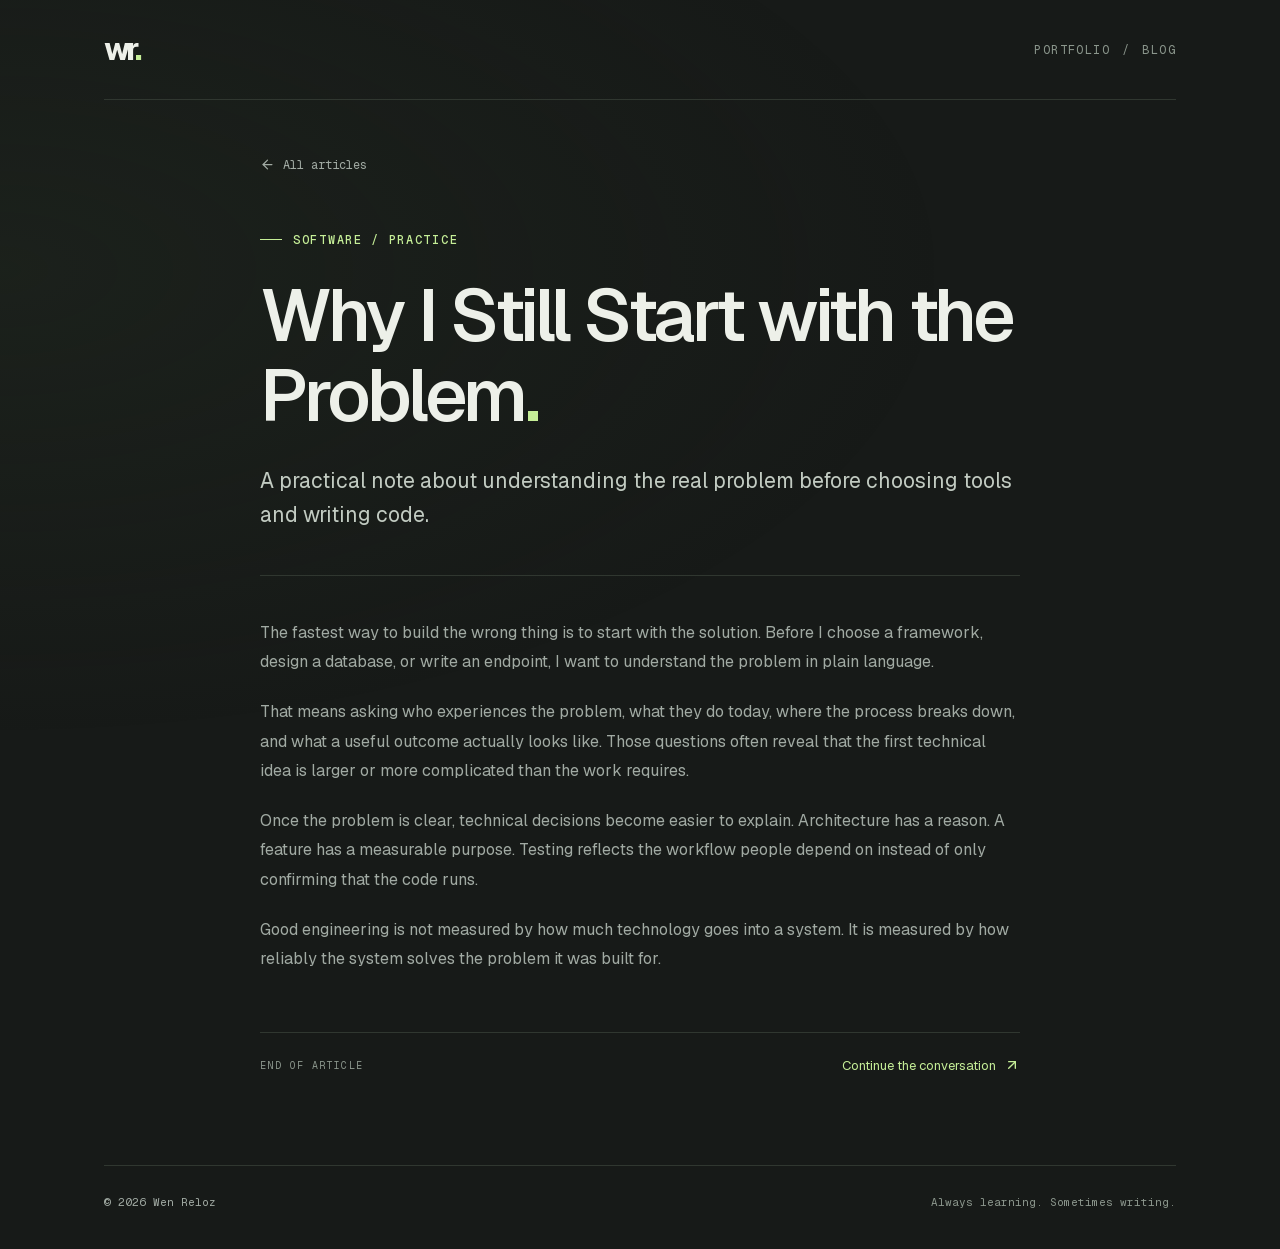
<file: blog/start-with-the-problem.html>
<!DOCTYPE html><html lang="en"><head><meta charSet="utf-8"/><meta name="viewport" content="width=device-width, initial-scale=1"/><link rel="stylesheet" href="/_next/static/css/index.CRfa1FTx.css" data-rsc-css-href="/_next/static/css/index.CRfa1FTx.css" data-precedence="vite-rsc/importer-resources"/><link rel="modulepreload" fetchPriority="low" href="/_next/static/chunks/index-DnoracsL.js"/><script src="/_next/static/chunks/rolldown-runtime-C60lm6uB.js" type="module" async=""></script><script src="/_next/static/chunks/framework-D_rUT4EX.js" type="module" async=""></script><link rel="modulepreload" href="/_next/static/chunks/layout-segment-context-BGQtHg4R.js" crossorigin=""/><link rel="modulepreload" href="/_next/static/chunks/Icon-D0zGVybZ.js" crossorigin=""/><title>Why I Still Start with the Problem — Wen Reloz</title><meta name="description" content="A practical note about understanding the real problem before choosing tools and writing code."/><link rel="icon" href="/icon.svg?bfaec3aee4d4638b" type="image/svg+xml" sizes="any"/><script>Object.assign(((self[Symbol.for("vinext.navigationRuntime")]??={bootstrap:{routeManifest:null},functions:{}}).bootstrap.rsc??={rsc:[]}),{params:{"slug":"start-with-the-problem"},nav:{"pathname":"/blog/start-with-the-problem","searchParams":[]}})</script><link rel="modulepreload" href="/_next/static/chunks/index-DnoracsL.js" />
<link rel="preload" href="/_next/static/_vinext_fonts/geist-8ac0455e797f/geist-98bbbccb.woff2" as="font" type="font/woff2" crossorigin />
<link rel="preload" href="/_next/static/_vinext_fonts/geist-mono-00e989178794/geist-mono-013b2f2f.woff2" as="font" type="font/woff2" crossorigin />
<style data-vinext-fonts>/* cyrillic-ext */
@font-face {
  font-family: 'Geist';
  font-style: normal;
  font-weight: 100 900;
  font-display: swap;
  src: url(/_next/static/_vinext_fonts/geist-8ac0455e797f/geist-ff2310f5.woff2) format('woff2');
  unicode-range: U+0460-052F, U+1C80-1C8A, U+20B4, U+2DE0-2DFF, U+A640-A69F, U+FE2E-FE2F;
}
/* cyrillic */
@font-face {
  font-family: 'Geist';
  font-style: normal;
  font-weight: 100 900;
  font-display: swap;
  src: url(/_next/static/_vinext_fonts/geist-8ac0455e797f/geist-875ccdd4.woff2) format('woff2');
  unicode-range: U+0301, U+0400-045F, U+0490-0491, U+04B0-04B1, U+2116;
}
/* vietnamese */
@font-face {
  font-family: 'Geist';
  font-style: normal;
  font-weight: 100 900;
  font-display: swap;
  src: url(/_next/static/_vinext_fonts/geist-8ac0455e797f/geist-52306abf.woff2) format('woff2');
  unicode-range: U+0102-0103, U+0110-0111, U+0128-0129, U+0168-0169, U+01A0-01A1, U+01AF-01B0, U+0300-0301, U+0303-0304, U+0308-0309, U+0323, U+0329, U+1EA0-1EF9, U+20AB;
}
/* latin-ext */
@font-face {
  font-family: 'Geist';
  font-style: normal;
  font-weight: 100 900;
  font-display: swap;
  src: url(/_next/static/_vinext_fonts/geist-8ac0455e797f/geist-001175b1.woff2) format('woff2');
  unicode-range: U+0100-02BA, U+02BD-02C5, U+02C7-02CC, U+02CE-02D7, U+02DD-02FF, U+0304, U+0308, U+0329, U+1D00-1DBF, U+1E00-1E9F, U+1EF2-1EFF, U+2020, U+20A0-20AB, U+20AD-20C0, U+2113, U+2C60-2C7F, U+A720-A7FF;
}
/* latin */
@font-face {
  font-family: 'Geist';
  font-style: normal;
  font-weight: 100 900;
  font-display: swap;
  src: url(/_next/static/_vinext_fonts/geist-8ac0455e797f/geist-98bbbccb.woff2) format('woff2');
  unicode-range: U+0000-00FF, U+0131, U+0152-0153, U+02BB-02BC, U+02C6, U+02DA, U+02DC, U+0304, U+0308, U+0329, U+2000-206F, U+20AC, U+2122, U+2191, U+2193, U+2212, U+2215, U+FEFF, U+FFFD;
}

@font-face {
  font-family: 'Geist Fallback';
  src: local("Arial");
  ascent-override: 95.94%;
  descent-override: 28.16%;
  line-gap-override: 0.00%;
  size-adjust: 104.76%;
}

.__font_geist_19ysh9d { font-family: 'Geist', 'Geist Fallback'; font-style: normal; }

.__variable_geist_19ysh9d { --font-geist-sans: 'Geist', 'Geist Fallback'; }

/* cyrillic-ext */
@font-face {
  font-family: 'Geist Mono';
  font-style: normal;
  font-weight: 100 900;
  font-display: swap;
  src: url(/_next/static/_vinext_fonts/geist-mono-00e989178794/geist-mono-f6b33328.woff2) format('woff2');
  unicode-range: U+0460-052F, U+1C80-1C8A, U+20B4, U+2DE0-2DFF, U+A640-A69F, U+FE2E-FE2F;
}
/* cyrillic */
@font-face {
  font-family: 'Geist Mono';
  font-style: normal;
  font-weight: 100 900;
  font-display: swap;
  src: url(/_next/static/_vinext_fonts/geist-mono-00e989178794/geist-mono-44e03052.woff2) format('woff2');
  unicode-range: U+0301, U+0400-045F, U+0490-0491, U+04B0-04B1, U+2116;
}
/* symbols2 */
@font-face {
  font-family: 'Geist Mono';
  font-style: normal;
  font-weight: 100 900;
  font-display: swap;
  src: url(/_next/static/_vinext_fonts/geist-mono-00e989178794/geist-mono-0638449e.woff2) format('woff2');
  unicode-range: U+2000-2001, U+2004-2008, U+200A, U+23B8-23BD, U+2500-259F;
}
/* vietnamese */
@font-face {
  font-family: 'Geist Mono';
  font-style: normal;
  font-weight: 100 900;
  font-display: swap;
  src: url(/_next/static/_vinext_fonts/geist-mono-00e989178794/geist-mono-971fb274.woff2) format('woff2');
  unicode-range: U+0102-0103, U+0110-0111, U+0128-0129, U+0168-0169, U+01A0-01A1, U+01AF-01B0, U+0300-0301, U+0303-0304, U+0308-0309, U+0323, U+0329, U+1EA0-1EF9, U+20AB;
}
/* latin-ext */
@font-face {
  font-family: 'Geist Mono';
  font-style: normal;
  font-weight: 100 900;
  font-display: swap;
  src: url(/_next/static/_vinext_fonts/geist-mono-00e989178794/geist-mono-44745446.woff2) format('woff2');
  unicode-range: U+0100-02BA, U+02BD-02C5, U+02C7-02CC, U+02CE-02D7, U+02DD-02FF, U+0304, U+0308, U+0329, U+1D00-1DBF, U+1E00-1E9F, U+1EF2-1EFF, U+2020, U+20A0-20AB, U+20AD-20C0, U+2113, U+2C60-2C7F, U+A720-A7FF;
}
/* latin */
@font-face {
  font-family: 'Geist Mono';
  font-style: normal;
  font-weight: 100 900;
  font-display: swap;
  src: url(/_next/static/_vinext_fonts/geist-mono-00e989178794/geist-mono-013b2f2f.woff2) format('woff2');
  unicode-range: U+0000-00FF, U+0131, U+0152-0153, U+02BB-02BC, U+02C6, U+02DA, U+02DC, U+0304, U+0308, U+0329, U+2000-206F, U+20AC, U+2122, U+2191, U+2193, U+2212, U+2215, U+FEFF, U+FFFD;
}

@font-face {
  font-family: 'Geist Mono Fallback';
  src: local("Arial");
  ascent-override: 74.67%;
  descent-override: 21.92%;
  line-gap-override: 0.00%;
  size-adjust: 134.59%;
}

.__font_geist_mono_1001rt9 { font-family: 'Geist Mono', 'Geist Mono Fallback'; font-style: normal; }

.__variable_geist_mono_1001rt9 { --font-geist-mono: 'Geist Mono', 'Geist Mono Fallback'; }
</style>
</head><body class="__variable_geist_19ysh9d __variable_geist_mono_1001rt9 antialiased"><div class="blog-shell"><header class="blog-header"><a href="/" class="wordmark" aria-label="Wen Reloz, home">wr<span>.</span></a><nav aria-label="Primary navigation"><a href="/">PORTFOLIO</a><span>/</span><a href="/blog">BLOG</a></nav></header><main class="article-shell"><a href="/blog" class="back-link"><svg xmlns="http://www.w3.org/2000/svg" width="15" height="15" viewBox="0 0 24 24" fill="none" stroke="currentColor" stroke-width="2" stroke-linecap="round" stroke-linejoin="round" class="lucide lucide-arrow-left" aria-hidden="true"><path d="m12 19-7-7 7-7"></path><path d="M19 12H5"></path></svg> All articles</a><article><p class="eyebrow"><span class="short-rule"></span> <!-- -->SOFTWARE / PRACTICE</p><h1>Why I Still Start with the Problem<span>.</span></h1><p class="article-lede">A practical note about understanding the real problem before choosing tools and writing code.</p><div class="article-rule"></div><div><p>The fastest way to build the wrong thing is to start with the solution. Before I choose a framework, design a database, or write an endpoint, I want to understand the problem in plain language.</p></div><div><p>That means asking who experiences the problem, what they do today, where the process breaks down, and what a useful outcome actually looks like. Those questions often reveal that the first technical idea is larger or more complicated than the work requires.</p></div><div><p>Once the problem is clear, technical decisions become easier to explain. Architecture has a reason. A feature has a measurable purpose. Testing reflects the workflow people depend on instead of only confirming that the code runs.</p></div><div><p>Good engineering is not measured by how much technology goes into a system. It is measured by how reliably the system solves the problem it was built for.</p></div></article><aside class="article-end"><span>END OF ARTICLE</span><a href="https://www.linkedin.com/in/wen-reloz-767671206/" target="_blank" rel="noopener noreferrer">Continue the conversation <svg xmlns="http://www.w3.org/2000/svg" width="16" height="16" viewBox="0 0 24 24" fill="none" stroke="currentColor" stroke-width="2" stroke-linecap="round" stroke-linejoin="round" class="lucide lucide-arrow-up-right" aria-hidden="true"><path d="M7 7h10v10"></path><path d="M7 17 17 7"></path></svg></a></aside></main><footer class="blog-footer">© <!-- -->2026<!-- --> Wen Reloz <span>Always learning. Sometimes writing.</span></footer></div><script type="module" src="/_next/static/chunks/index-DnoracsL.js" id="_R_" async=""></script><script>((self[Symbol.for("vinext.navigationRuntime")]??={bootstrap:{routeManifest:null},functions:{}}).bootstrap.rsc??={rsc:[]}).rsc.push("0:{\"page:/blog/start-with-the-problem\":\"$L1\",\"layout:/\":\"$L2\",\"route:/blog/start-with-the-problem\":\"$L3\",\"__route\":\"route:/blog/start-with-the-problem\",\"__interceptionContext\":null,\"__layoutIds\":[\"layout:/\"],\"__rootLayout\":\"/\",\"__bfcacheSegmentIdentities\":{\"layout:/\":\"[\\\"layout\\\",\\\"layout:/\\\",\\\"root-boundary:/\\\",\\\"\\\"]\",\"page:/blog/start-with-the-problem\":\"[\\\"page\\\",\\\"page:/blog/:slug\\\",\\\"root-boundary:/\\\",\\\"[\\\\\\\"blog\\\\\\\",\\\\\\\"slug|start-with-the-problem|d\\\\\\\"]\\\"]\"},\"__srcPage\":[\"blog\",\"[slug]\",\"page\"],\"__layoutFlags\":{\"layout:/\":\"s\"},\"__artifactCompatibility\":{\"schemaVersion\":1,\"graphVersion\":\"app-route-graph:1dc2cad8b8c78a84\",\"deploymentVersion\":\"63b44f95-35e1-4b18-93c6-6ccc48f036c0\",\"appElementsSchemaVersion\":1,\"rscPayloadSchemaVersion\":1,\"rootBoundaryId\":\"/\",\"renderEpoch\":null}}\n")</script><script>((self[Symbol.for("vinext.navigationRuntime")]??={bootstrap:{routeManifest:null},functions:{}}).bootstrap.rsc??={rsc:[]}).rsc.push("4:I[\"14fc73b21888\",[],\"Children\",1]\n")</script><script>((self[Symbol.for("vinext.navigationRuntime")]??={bootstrap:{routeManifest:null},functions:{}}).bootstrap.rsc??={rsc:[]}).rsc.push("5:I[\"637163f45a45\",[],\"GlobalErrorBoundary\",1]\n")</script><script>((self[Symbol.for("vinext.navigationRuntime")]??={bootstrap:{routeManifest:null},functions:{}}).bootstrap.rsc??={rsc:[]}).rsc.push("6:I[\"a9d91dab649f\",[],\"default\",1]\n")</script><script>((self[Symbol.for("vinext.navigationRuntime")]??={bootstrap:{routeManifest:null},functions:{}}).bootstrap.rsc??={rsc:[]}).rsc.push("7:I[\"637163f45a45\",[],\"ErrorBoundary\",1]\n")</script><script>((self[Symbol.for("vinext.navigationRuntime")]??={bootstrap:{routeManifest:null},functions:{}}).bootstrap.rsc??={rsc:[]}).rsc.push("8:I[\"2bcc92b006d9\",[],\"LayoutSegmentProvider\",1]\n")</script><script>((self[Symbol.for("vinext.navigationRuntime")]??={bootstrap:{routeManifest:null},functions:{}}).bootstrap.rsc??={rsc:[]}).rsc.push("9:I[\"14fc73b21888\",[],\"Slot\",1]\n")</script><script>((self[Symbol.for("vinext.navigationRuntime")]??={bootstrap:{routeManifest:null},functions:{}}).bootstrap.rsc??={rsc:[]}).rsc.push("a:I[\"637163f45a45\",[],\"NotFoundBoundary\",1]\n")</script><script>((self[Symbol.for("vinext.navigationRuntime")]??={bootstrap:{routeManifest:null},functions:{}}).bootstrap.rsc??={rsc:[]}).rsc.push("b:I[\"6d1ea468e736\",[],\"AppRouterScrollTarget\",1]\n")</script><script>((self[Symbol.for("vinext.navigationRuntime")]??={bootstrap:{routeManifest:null},functions:{}}).bootstrap.rsc??={rsc:[]}).rsc.push("c:I[\"637163f45a45\",[],\"RedirectBoundary\",1]\n")</script><script>((self[Symbol.for("vinext.navigationRuntime")]??={bootstrap:{routeManifest:null},functions:{}}).bootstrap.rsc??={rsc:[]}).rsc.push(":HL[\"/_next/static/css/index.CRfa1FTx.css\",\"style\"     ]\n")</script><script>((self[Symbol.for("vinext.navigationRuntime")]??={bootstrap:{routeManifest:null},functions:{}}).bootstrap.rsc??={rsc:[]}).rsc.push("2:[[[\"$\",\"link\",\"css:/_next/static/css/index.CRfa1FTx.css\",{\"rel\":\"stylesheet\",\"precedence\":\"vite-rsc/importer-resources\",\"href\":\"/_next/static/css/index.CRfa1FTx.css\",\"data-rsc-css-href\":\"/_next/static/css/index.CRfa1FTx.css\"}],\"$undefined\"],[\"$\",\"html\",null,{\"lang\":\"en\",\"children\":[\"$\",\"body\",null,{\"className\":\"__variable_geist_19ysh9d __variable_geist_mono_1001rt9 antialiased\",\"children\":[\"$\",\"$L4\",null,{}]}]}]]\n")</script><script>((self[Symbol.for("vinext.navigationRuntime")]??={bootstrap:{routeManifest:null},functions:{}}).bootstrap.rsc??={rsc:[]}).rsc.push("3:[[[\"$\",\"meta\",null,{\"charSet\":\"utf-8\"}],[[\"$\",\"title\",\"0\",{\"children\":\"Why I Still Start with the Problem — Wen Reloz\"}],[\"$\",\"meta\",\"1\",{\"name\":\"description\",\"content\":\"A practical note about understanding the real problem before choosing tools and writing code.\"}],[\"$\",\"link\",\"2\",{\"data-vinext-streamed-icon\":\"$undefined\",\"rel\":\"icon\",\"href\":\"/icon.svg?bfaec3aee4d4638b\",\"type\":\"image/svg+xml\",\"sizes\":\"any\",\"color\":\"$undefined\",\"media\":\"$undefined\",\"fetchPriority\":\"$undefined\"}]],[[\"$\",\"meta\",\"0\",{\"name\":\"viewport\",\"content\":\"width=device-width, initial-scale=1\"}]]],[\"$\",\"$L5\",null,{\"fallback\":\"$6\",\"children\":[\"$\",\"$L7\",null,{\"fallback\":\"$6\",\"children\":[\"$\",\"$L8\",null,{\"providerId\":\"layout:/\",\"segmentMap\":{\"children\":[\"blog\",\"start-with-the-problem\"]},\"children\":[\"$\",\"$L9\",null,{\"id\":\"layout:/\",\"parallelSlots\":\"$undefined\",\"children\":[\"$\",\"$La\",null,{\"resetKey\":\"blog\",\"fallback\":[[\"$\",\"title\",null,{\"children\":\"404: This page could not be found.\"}],[\"$\",\"div\",null,{\"style\":{\"fontFamily\":\"system-ui,\\\"Segoe UI\\\",Roboto,Helvetica,Arial,sans-serif,\\\"Apple Color Emoji\\\",\\\"Segoe UI Emoji\\\"\",\"height\":\"100vh\",\"textAlign\":\"center\",\"display\":\"flex\",\"flexDirection\":\"column\",\"alignItems\":\"center\",\"justifyContent\":\"center\"},\"children\":[\"$\",\"div\",null,{\"children\":[[\"$\",\"style\",null,{\"dangerouslySetInnerHTML\":{\"__html\":\"body{color:#000;background:#fff;margin:0}.next-error-h1{border-right:1px solid rgba(0,0,0,.3)}@media (prefers-color-scheme:dark){body{color:#fff;background:#000}.next-error-h1{border-right:1px solid rgba(255,255,255,.3)}}\"}}],[\"$\",\"h1\",null,{\"className\":\"next-error-h1\",\"style\":{\"display\":\"inline-block\",\"margin\":\"0 20px 0 0\",\"padding\":\"0 23px 0 0\",\"fontSize\":24,\"fontWeight\":500,\"verticalAlign\":\"top\",\"lineHeight\":\"49px\"},\"children\":404}],[\"$\",\"div\",null,{\"style\":{\"display\":\"inline-block\"},\"children\":[\"$\",\"h2\",null,{\"style\":{\"fontSize\":14,\"fontWeight\":400,\"lineHeight\":\"49px\",\"margin\":0},\"children\":\"This page could not be found.\"}]}]]}]}]],\"children\":[\"$\",\"$Lb\",null,{\"children\":[\"$\",\"$Lc\",null,{\"children\":[[\"$\",\"$L8\",null,{\"providerId\":\"page:/blog/start-with-the-problem\",\"segmentMap\":{\"children\":[\"__PAGE__\"]},\"children\":[\"$\",\"$L9\",null,{\"id\":\"page:/blog/start-with-the-problem\"}]}],null]}]}]}]}]}]}]}],null,null]\n")</script><script>((self[Symbol.for("vinext.navigationRuntime")]??={bootstrap:{routeManifest:null},functions:{}}).bootstrap.rsc??={rsc:[]}).rsc.push("d:I[\"066132fd2803\",[],\"default\",1]\n")</script><script>((self[Symbol.for("vinext.navigationRuntime")]??={bootstrap:{routeManifest:null},functions:{}}).bootstrap.rsc??={rsc:[]}).rsc.push("1:[\"$\",\"div\",null,{\"className\":\"blog-shell\",\"children\":[[\"$\",\"header\",null,{\"className\":\"blog-header\",\"children\":[[\"$\",\"a\",null,{\"href\":\"/\",\"className\":\"wordmark\",\"aria-label\":\"Wen Reloz, home\",\"children\":[\"wr\",[\"$\",\"span\",null,{\"children\":\".\"}]]}],[\"$\",\"nav\",null,{\"aria-label\":\"Primary navigation\",\"children\":[[\"$\",\"a\",null,{\"href\":\"/\",\"children\":\"PORTFOLIO\"}],[\"$\",\"span\",null,{\"children\":\"/\"}],[\"$\",\"a\",null,{\"href\":\"/blog\",\"children\":\"BLOG\"}]]}]]}],[\"$\",\"main\",null,{\"className\":\"article-shell\",\"children\":[[\"$\",\"a\",null,{\"href\":\"/blog\",\"className\":\"back-link\",\"children\":[[\"$\",\"$Ld\",null,{\"ref\":\"$undefined\",\"iconNode\":[[\"path\",{\"d\":\"m12 19-7-7 7-7\",\"key\":\"1l729n\"}],[\"path\",{\"d\":\"M19 12H5\",\"key\":\"x3x0zl\"}]],\"className\":\"lucide-arrow-left\",\"size\":15}],\" All articles\"]}],[\"$\",\"article\",null,{\"children\":[[\"$\",\"p\",null,{\"className\":\"eyebrow\",\"children\":[[\"$\",\"span\",null,{\"className\":\"short-rule\"}],\" \",\"SOFTWARE / PRACTICE\"]}],[\"$\",\"h1\",null,{\"children\":[\"Why I Still Start with the Problem\",[\"$\",\"span\",null,{\"children\":\".\"}]]}],[\"$\",\"p\",null,{\"className\":\"article-lede\",\"children\":\"A practical note about understanding the real problem before choosing tools and writing code.\"}],\"$undefined\",[\"$\",\"div\",null,{\"className\":\"article-rule\"}],[[\"$\",\"div\",\"The fastest way to build the wrong thing is to start with the solution. Before I choose a framework, design a database, or write an endpoint, I want to understand the problem in plain language.\",{\"children\":[[\"$\",\"p\",null,{\"children\":\"The fastest way to build the wrong thing is to start with the solution. Before I choose a framework, design a database, or write an endpoint, I want to understand the problem in plain language.\"}],\"$undefined\"]}],[\"$\",\"div\",\"That means asking who experiences the problem, what they do today, where the process breaks down, and what a useful outcome actually looks like. Those questions often reveal that the first technical idea is larger or more complicated than the work requires.\",{\"children\":[[\"$\",\"p\",null,{\"children\":\"That means asking who experiences the problem, what they do today, where the process breaks down, and what a useful outcome actually looks like. Those questions often reveal that the first technical idea is larger or more complicated than the work requires.\"}],\"$undefined\"]}],[\"$\",\"div\",\"Once the problem is clear, technical decisions become easier to explain. Architecture has a reason. A feature has a measurable purpose. Testing reflects the workflow people depend on instead of only confirming that the code runs.\",{\"children\":[[\"$\",\"p\",null,{\"children\":\"Once the problem is clear, technical decisions become easier to explain. Architecture has a reason. A feature has a measurable purpose. Testing reflects the workflow people depend on instead of only confirming that the code runs.\"}],\"$undefined\"]}],[\"$\",\"div\",\"Good engineering is not measured by how much technology goes into a system. It is measured by how reliably the system solves the problem it was built for.\",{\"children\":[[\"$\",\"p\",null,{\"children\":\"Good engineering is not measured by how much technology goes into a system. It is measured by how reliably the system solves the problem it was built for.\"}],\"$undefined\"]}]],\"$undefined\"]}],[\"$\",\"aside\",null,{\"className\":\"article-end\",\"children\":[[\"$\",\"span\",null,{\"children\":\"END OF ARTICLE\"}],[\"$\",\"a\",null,{\"href\":\"https://www.linkedin.com/in/wen-reloz-767671206/\",\"target\":\"_blank\",\"rel\":\"noopener noreferrer\",\"children\":[\"Continue the conversation \",[\"$\",\"$Ld\",null,{\"ref\":\"$undefined\",\"iconNode\":[[\"path\",{\"d\":\"M7 7h10v10\",\"key\":\"1tivn9\"}],[\"path\",{\"d\":\"M7 17 17 7\",\"key\":\"1vkiza\"}]],\"className\":\"lucide-arrow-up-right\",\"size\":16}]]}]]}]]}],[\"$\",\"footer\",null,{\"className\":\"blog-footer\",\"children\":[\"© \",2026,\" Wen Reloz \",[\"$\",\"span\",null,{\"children\":\"Always learning. Sometimes writing.\"}]]}]]}]\n")</script><script>Object.assign(((self[Symbol.for("vinext.navigationRuntime")]??={bootstrap:{routeManifest:null},functions:{}}).bootstrap.rsc??={rsc:[]}),{"initialCacheKind":"static"});((self[Symbol.for("vinext.navigationRuntime")]??={bootstrap:{routeManifest:null},functions:{}}).bootstrap.rsc??={rsc:[]}).done=true</script></body></html>
</file>
